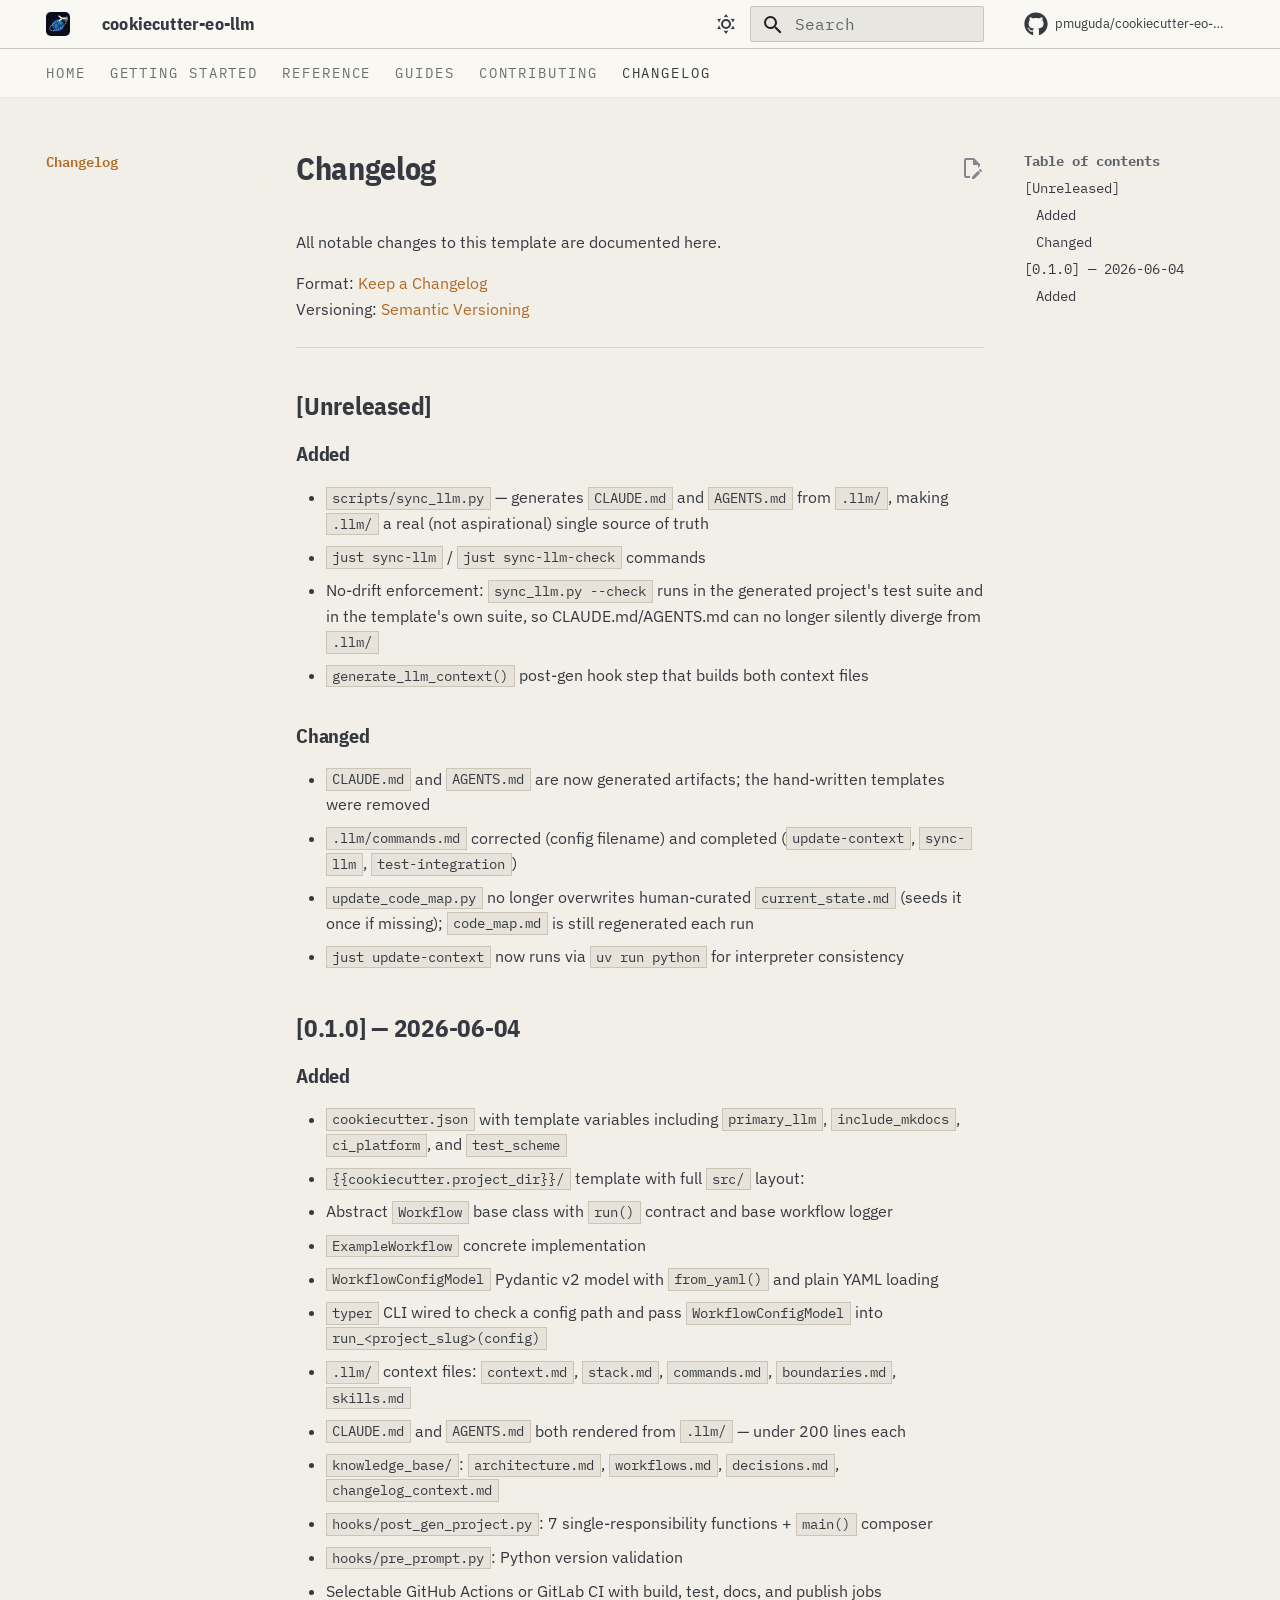
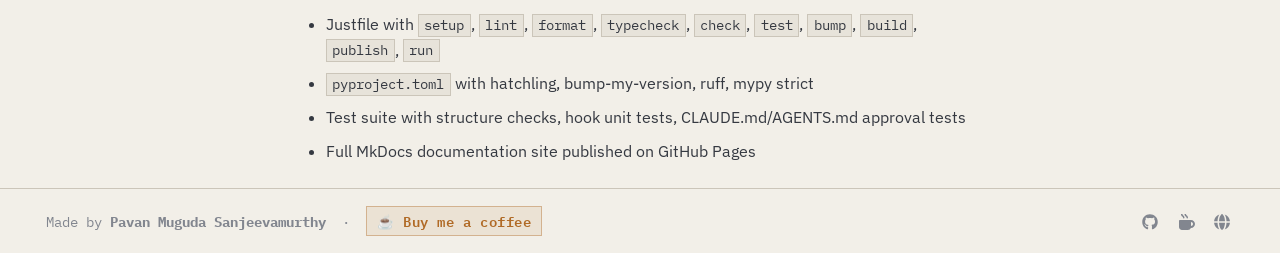
<file: changelog/index.html>
<!doctype html>
<html lang="en" class="no-js">
  <head>
    
      <meta charset="utf-8">
      <meta name="viewport" content="width=device-width,initial-scale=1">
      
        <meta name="description" content="Production-minded EO/SAR Python package template with TDD workflows and LLM-ready context">
      
      
        <meta name="author" content="Pavan Muguda Sanjeevamurthy">
      
      
        <link rel="canonical" href="https://pmuguda.github.io/cookiecutter-eo-llm/changelog/">
      
      
        <link rel="prev" href="../contributing/">
      
      
      
        
      
      
      <link rel="icon" href="../assets/icon.svg">
      <meta name="generator" content="mkdocs-1.6.1, mkdocs-material-9.7.6">
    
    
      
        <title>Changelog - cookiecutter-eo-llm</title>
      
    
    
      <link rel="stylesheet" href="../assets/stylesheets/main.484c7ddc.min.css">
      
        
        <link rel="stylesheet" href="../assets/stylesheets/palette.ab4e12ef.min.css">
      
      


    
    
      
    
    
      
        
        
        <link rel="preconnect" href="https://fonts.gstatic.com" crossorigin>
        <link rel="stylesheet" href="https://fonts.googleapis.com/css?family=IBM+Plex+Sans:300,300i,400,400i,700,700i%7CIBM+Plex+Mono:400,400i,700,700i&display=fallback">
        <style>:root{--md-text-font:"IBM Plex Sans";--md-code-font:"IBM Plex Mono"}</style>
      
    
    
      <link rel="stylesheet" href="../assets/style.css">
    
    <script>__md_scope=new URL("..",location),__md_hash=e=>[...e].reduce(((e,_)=>(e<<5)-e+_.charCodeAt(0)),0),__md_get=(e,_=localStorage,t=__md_scope)=>JSON.parse(_.getItem(t.pathname+"."+e)),__md_set=(e,_,t=localStorage,a=__md_scope)=>{try{t.setItem(a.pathname+"."+e,JSON.stringify(_))}catch(e){}}</script>
    
      

    
    
  </head>
  
  
    
    
      
    
    
    
    
    <body dir="ltr" data-md-color-scheme="slate" data-md-color-primary="black" data-md-color-accent="amber">
  
    
    <input class="md-toggle" data-md-toggle="drawer" type="checkbox" id="__drawer" autocomplete="off">
    <input class="md-toggle" data-md-toggle="search" type="checkbox" id="__search" autocomplete="off">
    <label class="md-overlay" for="__drawer"></label>
    <div data-md-component="skip">
      
        
        <a href="#changelog" class="md-skip">
          Skip to content
        </a>
      
    </div>
    <div data-md-component="announce">
      
    </div>
    
    
      

<header class="md-header" data-md-component="header">
  <nav class="md-header__inner md-grid" aria-label="Header">
    <a href=".." title="cookiecutter-eo-llm" class="md-header__button md-logo" aria-label="cookiecutter-eo-llm" data-md-component="logo">
      
  <img src="../assets/icon.svg" alt="logo">

    </a>
    <label class="md-header__button md-icon" for="__drawer">
      
      <svg xmlns="http://www.w3.org/2000/svg" viewBox="0 0 24 24"><path d="M3 6h18v2H3zm0 5h18v2H3zm0 5h18v2H3z"/></svg>
    </label>
    <div class="md-header__title" data-md-component="header-title">
      <div class="md-header__ellipsis">
        <div class="md-header__topic">
          <span class="md-ellipsis">
            cookiecutter-eo-llm
          </span>
        </div>
        <div class="md-header__topic" data-md-component="header-topic">
          <span class="md-ellipsis">
            
              Changelog
            
          </span>
        </div>
      </div>
    </div>
    
      
        <form class="md-header__option" data-md-component="palette">
  
    
    
    
    <input class="md-option" data-md-color-media="(prefers-color-scheme: dark)" data-md-color-scheme="slate" data-md-color-primary="black" data-md-color-accent="amber"  aria-label="Switch to paper mode"  type="radio" name="__palette" id="__palette_0">
    
      <label class="md-header__button md-icon" title="Switch to paper mode" for="__palette_1" hidden>
        <svg xmlns="http://www.w3.org/2000/svg" viewBox="0 0 24 24"><path d="m17.75 4.09-2.53 1.94.91 3.06-2.63-1.81-2.63 1.81.91-3.06-2.53-1.94L12.44 4l1.06-3 1.06 3zm3.5 6.91-1.64 1.25.59 1.98-1.7-1.17-1.7 1.17.59-1.98L15.75 11l2.06-.05L18.5 9l.69 1.95zm-2.28 4.95c.83-.08 1.72 1.1 1.19 1.85-.32.45-.66.87-1.08 1.27C15.17 23 8.84 23 4.94 19.07c-3.91-3.9-3.91-10.24 0-14.14.4-.4.82-.76 1.27-1.08.75-.53 1.93.36 1.85 1.19-.27 2.86.69 5.83 2.89 8.02a9.96 9.96 0 0 0 8.02 2.89m-1.64 2.02a12.08 12.08 0 0 1-7.8-3.47c-2.17-2.19-3.33-5-3.49-7.82-2.81 3.14-2.7 7.96.31 10.98 3.02 3.01 7.84 3.12 10.98.31"/></svg>
      </label>
    
  
    
    
    
    <input class="md-option" data-md-color-media="(prefers-color-scheme: light)" data-md-color-scheme="default" data-md-color-primary="white" data-md-color-accent="amber"  aria-label="Switch to dark mode"  type="radio" name="__palette" id="__palette_1">
    
      <label class="md-header__button md-icon" title="Switch to dark mode" for="__palette_0" hidden>
        <svg xmlns="http://www.w3.org/2000/svg" viewBox="0 0 24 24"><path d="M12 7a5 5 0 0 1 5 5 5 5 0 0 1-5 5 5 5 0 0 1-5-5 5 5 0 0 1 5-5m0 2a3 3 0 0 0-3 3 3 3 0 0 0 3 3 3 3 0 0 0 3-3 3 3 0 0 0-3-3m0-7 2.39 3.42C13.65 5.15 12.84 5 12 5s-1.65.15-2.39.42zM3.34 7l4.16-.35A7.2 7.2 0 0 0 5.94 8.5c-.44.74-.69 1.5-.83 2.29zm.02 10 1.76-3.77a7.131 7.131 0 0 0 2.38 4.14zM20.65 7l-1.77 3.79a7.02 7.02 0 0 0-2.38-4.15zm-.01 10-4.14.36c.59-.51 1.12-1.14 1.54-1.86.42-.73.69-1.5.83-2.29zM12 22l-2.41-3.44c.74.27 1.55.44 2.41.44.82 0 1.63-.17 2.37-.44z"/></svg>
      </label>
    
  
</form>
      
    
    
      <script>var palette=__md_get("__palette");if(palette&&palette.color){if("(prefers-color-scheme)"===palette.color.media){var media=matchMedia("(prefers-color-scheme: light)"),input=document.querySelector(media.matches?"[data-md-color-media='(prefers-color-scheme: light)']":"[data-md-color-media='(prefers-color-scheme: dark)']");palette.color.media=input.getAttribute("data-md-color-media"),palette.color.scheme=input.getAttribute("data-md-color-scheme"),palette.color.primary=input.getAttribute("data-md-color-primary"),palette.color.accent=input.getAttribute("data-md-color-accent")}for(var[key,value]of Object.entries(palette.color))document.body.setAttribute("data-md-color-"+key,value)}</script>
    
    
    
      
      
        <label class="md-header__button md-icon" for="__search">
          
          <svg xmlns="http://www.w3.org/2000/svg" viewBox="0 0 24 24"><path d="M9.5 3A6.5 6.5 0 0 1 16 9.5c0 1.61-.59 3.09-1.56 4.23l.27.27h.79l5 5-1.5 1.5-5-5v-.79l-.27-.27A6.52 6.52 0 0 1 9.5 16 6.5 6.5 0 0 1 3 9.5 6.5 6.5 0 0 1 9.5 3m0 2C7 5 5 7 5 9.5S7 14 9.5 14 14 12 14 9.5 12 5 9.5 5"/></svg>
        </label>
        <div class="md-search" data-md-component="search" role="dialog">
  <label class="md-search__overlay" for="__search"></label>
  <div class="md-search__inner" role="search">
    <form class="md-search__form" name="search">
      <input type="text" class="md-search__input" name="query" aria-label="Search" placeholder="Search" autocapitalize="off" autocorrect="off" autocomplete="off" spellcheck="false" data-md-component="search-query" required>
      <label class="md-search__icon md-icon" for="__search">
        
        <svg xmlns="http://www.w3.org/2000/svg" viewBox="0 0 24 24"><path d="M9.5 3A6.5 6.5 0 0 1 16 9.5c0 1.61-.59 3.09-1.56 4.23l.27.27h.79l5 5-1.5 1.5-5-5v-.79l-.27-.27A6.52 6.52 0 0 1 9.5 16 6.5 6.5 0 0 1 3 9.5 6.5 6.5 0 0 1 9.5 3m0 2C7 5 5 7 5 9.5S7 14 9.5 14 14 12 14 9.5 12 5 9.5 5"/></svg>
        
        <svg xmlns="http://www.w3.org/2000/svg" viewBox="0 0 24 24"><path d="M20 11v2H8l5.5 5.5-1.42 1.42L4.16 12l7.92-7.92L13.5 5.5 8 11z"/></svg>
      </label>
      <nav class="md-search__options" aria-label="Search">
        
        <button type="reset" class="md-search__icon md-icon" title="Clear" aria-label="Clear" tabindex="-1">
          
          <svg xmlns="http://www.w3.org/2000/svg" viewBox="0 0 24 24"><path d="M19 6.41 17.59 5 12 10.59 6.41 5 5 6.41 10.59 12 5 17.59 6.41 19 12 13.41 17.59 19 19 17.59 13.41 12z"/></svg>
        </button>
      </nav>
      
        <div class="md-search__suggest" data-md-component="search-suggest"></div>
      
    </form>
    <div class="md-search__output">
      <div class="md-search__scrollwrap" tabindex="0" data-md-scrollfix>
        <div class="md-search-result" data-md-component="search-result">
          <div class="md-search-result__meta">
            Initializing search
          </div>
          <ol class="md-search-result__list" role="presentation"></ol>
        </div>
      </div>
    </div>
  </div>
</div>
      
    
    
      <div class="md-header__source">
        <a href="https://github.com/pmuguda/cookiecutter-eo-llm" title="Go to repository" class="md-source" data-md-component="source">
  <div class="md-source__icon md-icon">
    
    <svg xmlns="http://www.w3.org/2000/svg" viewBox="0 0 512 512"><!--! Font Awesome Free 7.1.0 by @fontawesome - https://fontawesome.com License - https://fontawesome.com/license/free (Icons: CC BY 4.0, Fonts: SIL OFL 1.1, Code: MIT License) Copyright 2025 Fonticons, Inc.--><path d="M173.9 397.4c0 2-2.3 3.6-5.2 3.6-3.3.3-5.6-1.3-5.6-3.6 0-2 2.3-3.6 5.2-3.6 3-.3 5.6 1.3 5.6 3.6m-31.1-4.5c-.7 2 1.3 4.3 4.3 4.9 2.6 1 5.6 0 6.2-2s-1.3-4.3-4.3-5.2c-2.6-.7-5.5.3-6.2 2.3m44.2-1.7c-2.9.7-4.9 2.6-4.6 4.9.3 2 2.9 3.3 5.9 2.6 2.9-.7 4.9-2.6 4.6-4.6-.3-1.9-3-3.2-5.9-2.9M252.8 8C114.1 8 8 113.3 8 252c0 110.9 69.8 205.8 169.5 239.2 12.8 2.3 17.3-5.6 17.3-12.1 0-6.2-.3-40.4-.3-61.4 0 0-70 15-84.7-29.8 0 0-11.4-29.1-27.8-36.6 0 0-22.9-15.7 1.6-15.4 0 0 24.9 2 38.6 25.8 21.9 38.6 58.6 27.5 72.9 20.9 2.3-16 8.8-27.1 16-33.7-55.9-6.2-112.3-14.3-112.3-110.5 0-27.5 7.6-41.3 23.6-58.9-2.6-6.5-11.1-33.3 2.6-67.9 20.9-6.5 69 27 69 27 20-5.6 41.5-8.5 62.8-8.5s42.8 2.9 62.8 8.5c0 0 48.1-33.6 69-27 13.7 34.7 5.2 61.4 2.6 67.9 16 17.7 25.8 31.5 25.8 58.9 0 96.5-58.9 104.2-114.8 110.5 9.2 7.9 17 22.9 17 46.4 0 33.7-.3 75.4-.3 83.6 0 6.5 4.6 14.4 17.3 12.1C436.2 457.8 504 362.9 504 252 504 113.3 391.5 8 252.8 8M105.2 352.9c-1.3 1-1 3.3.7 5.2 1.6 1.6 3.9 2.3 5.2 1 1.3-1 1-3.3-.7-5.2-1.6-1.6-3.9-2.3-5.2-1m-10.8-8.1c-.7 1.3.3 2.9 2.3 3.9 1.6 1 3.6.7 4.3-.7.7-1.3-.3-2.9-2.3-3.9-2-.6-3.6-.3-4.3.7m32.4 35.6c-1.6 1.3-1 4.3 1.3 6.2 2.3 2.3 5.2 2.6 6.5 1 1.3-1.3.7-4.3-1.3-6.2-2.2-2.3-5.2-2.6-6.5-1m-11.4-14.7c-1.6 1-1.6 3.6 0 5.9s4.3 3.3 5.6 2.3c1.6-1.3 1.6-3.9 0-6.2-1.4-2.3-4-3.3-5.6-2"/></svg>
  </div>
  <div class="md-source__repository">
    pmuguda/cookiecutter-eo-llm
  </div>
</a>
      </div>
    
  </nav>
  
</header>
    
    <div class="md-container" data-md-component="container">
      
      
        
          
            
<nav class="md-tabs" aria-label="Tabs" data-md-component="tabs">
  <div class="md-grid">
    <ul class="md-tabs__list">
      
        
  
  
  
  
    <li class="md-tabs__item">
      <a href=".." class="md-tabs__link">
        
  
  
    
  
  Home

      </a>
    </li>
  

      
        
  
  
  
  
    
    
      <li class="md-tabs__item">
        <a href="../quickstart/" class="md-tabs__link">
          
  
  
  Getting Started

        </a>
      </li>
    
  

      
        
  
  
  
  
    
    
      <li class="md-tabs__item">
        <a href="../variables/" class="md-tabs__link">
          
  
  
  Reference

        </a>
      </li>
    
  

      
        
  
  
  
  
    
    
      <li class="md-tabs__item">
        <a href="../guides/add-workflow/" class="md-tabs__link">
          
  
  
  Guides

        </a>
      </li>
    
  

      
        
  
  
  
  
    <li class="md-tabs__item">
      <a href="../contributing/" class="md-tabs__link">
        
  
  
    
  
  Contributing

      </a>
    </li>
  

      
        
  
  
  
    
  
  
    <li class="md-tabs__item md-tabs__item--active">
      <a href="./" class="md-tabs__link">
        
  
  
    
  
  Changelog

      </a>
    </li>
  

      
    </ul>
  </div>
</nav>
          
        
      
      <main class="md-main" data-md-component="main">
        <div class="md-main__inner md-grid">
          
            
              
              <div class="md-sidebar md-sidebar--primary" data-md-component="sidebar" data-md-type="navigation" >
                <div class="md-sidebar__scrollwrap">
                  <div class="md-sidebar__inner">
                    


  


<nav class="md-nav md-nav--primary md-nav--lifted" aria-label="Navigation" data-md-level="0">
  <label class="md-nav__title" for="__drawer">
    <a href=".." title="cookiecutter-eo-llm" class="md-nav__button md-logo" aria-label="cookiecutter-eo-llm" data-md-component="logo">
      
  <img src="../assets/icon.svg" alt="logo">

    </a>
    cookiecutter-eo-llm
  </label>
  
    <div class="md-nav__source">
      <a href="https://github.com/pmuguda/cookiecutter-eo-llm" title="Go to repository" class="md-source" data-md-component="source">
  <div class="md-source__icon md-icon">
    
    <svg xmlns="http://www.w3.org/2000/svg" viewBox="0 0 512 512"><!--! Font Awesome Free 7.1.0 by @fontawesome - https://fontawesome.com License - https://fontawesome.com/license/free (Icons: CC BY 4.0, Fonts: SIL OFL 1.1, Code: MIT License) Copyright 2025 Fonticons, Inc.--><path d="M173.9 397.4c0 2-2.3 3.6-5.2 3.6-3.3.3-5.6-1.3-5.6-3.6 0-2 2.3-3.6 5.2-3.6 3-.3 5.6 1.3 5.6 3.6m-31.1-4.5c-.7 2 1.3 4.3 4.3 4.9 2.6 1 5.6 0 6.2-2s-1.3-4.3-4.3-5.2c-2.6-.7-5.5.3-6.2 2.3m44.2-1.7c-2.9.7-4.9 2.6-4.6 4.9.3 2 2.9 3.3 5.9 2.6 2.9-.7 4.9-2.6 4.6-4.6-.3-1.9-3-3.2-5.9-2.9M252.8 8C114.1 8 8 113.3 8 252c0 110.9 69.8 205.8 169.5 239.2 12.8 2.3 17.3-5.6 17.3-12.1 0-6.2-.3-40.4-.3-61.4 0 0-70 15-84.7-29.8 0 0-11.4-29.1-27.8-36.6 0 0-22.9-15.7 1.6-15.4 0 0 24.9 2 38.6 25.8 21.9 38.6 58.6 27.5 72.9 20.9 2.3-16 8.8-27.1 16-33.7-55.9-6.2-112.3-14.3-112.3-110.5 0-27.5 7.6-41.3 23.6-58.9-2.6-6.5-11.1-33.3 2.6-67.9 20.9-6.5 69 27 69 27 20-5.6 41.5-8.5 62.8-8.5s42.8 2.9 62.8 8.5c0 0 48.1-33.6 69-27 13.7 34.7 5.2 61.4 2.6 67.9 16 17.7 25.8 31.5 25.8 58.9 0 96.5-58.9 104.2-114.8 110.5 9.2 7.9 17 22.9 17 46.4 0 33.7-.3 75.4-.3 83.6 0 6.5 4.6 14.4 17.3 12.1C436.2 457.8 504 362.9 504 252 504 113.3 391.5 8 252.8 8M105.2 352.9c-1.3 1-1 3.3.7 5.2 1.6 1.6 3.9 2.3 5.2 1 1.3-1 1-3.3-.7-5.2-1.6-1.6-3.9-2.3-5.2-1m-10.8-8.1c-.7 1.3.3 2.9 2.3 3.9 1.6 1 3.6.7 4.3-.7.7-1.3-.3-2.9-2.3-3.9-2-.6-3.6-.3-4.3.7m32.4 35.6c-1.6 1.3-1 4.3 1.3 6.2 2.3 2.3 5.2 2.6 6.5 1 1.3-1.3.7-4.3-1.3-6.2-2.2-2.3-5.2-2.6-6.5-1m-11.4-14.7c-1.6 1-1.6 3.6 0 5.9s4.3 3.3 5.6 2.3c1.6-1.3 1.6-3.9 0-6.2-1.4-2.3-4-3.3-5.6-2"/></svg>
  </div>
  <div class="md-source__repository">
    pmuguda/cookiecutter-eo-llm
  </div>
</a>
    </div>
  
  <ul class="md-nav__list" data-md-scrollfix>
    
      
      
  
  
  
  
    <li class="md-nav__item">
      <a href=".." class="md-nav__link">
        
  
  
  <span class="md-ellipsis">
    
  
    Home
  

    
  </span>
  
  

      </a>
    </li>
  

    
      
      
  
  
  
  
    
    
    
    
      
      
        
      
    
    
    <li class="md-nav__item md-nav__item--nested">
      
        
        
        <input class="md-nav__toggle md-toggle " type="checkbox" id="__nav_2" >
        
          
          <label class="md-nav__link" for="__nav_2" id="__nav_2_label" tabindex="0">
            
  
  
  <span class="md-ellipsis">
    
  
    Getting Started
  

    
  </span>
  
  

            <span class="md-nav__icon md-icon"></span>
          </label>
        
        <nav class="md-nav" data-md-level="1" aria-labelledby="__nav_2_label" aria-expanded="false">
          <label class="md-nav__title" for="__nav_2">
            <span class="md-nav__icon md-icon"></span>
            
  
    Getting Started
  

          </label>
          <ul class="md-nav__list" data-md-scrollfix>
            
              
                
  
  
  
  
    <li class="md-nav__item">
      <a href="../quickstart/" class="md-nav__link">
        
  
  
  <span class="md-ellipsis">
    
  
    Quickstart
  

    
  </span>
  
  

      </a>
    </li>
  

              
            
              
                
  
  
  
  
    <li class="md-nav__item">
      <a href="../installation/" class="md-nav__link">
        
  
  
  <span class="md-ellipsis">
    
  
    Installation
  

    
  </span>
  
  

      </a>
    </li>
  

              
            
          </ul>
        </nav>
      
    </li>
  

    
      
      
  
  
  
  
    
    
    
    
      
      
        
      
    
    
    <li class="md-nav__item md-nav__item--nested">
      
        
        
        <input class="md-nav__toggle md-toggle " type="checkbox" id="__nav_3" >
        
          
          <label class="md-nav__link" for="__nav_3" id="__nav_3_label" tabindex="0">
            
  
  
  <span class="md-ellipsis">
    
  
    Reference
  

    
  </span>
  
  

            <span class="md-nav__icon md-icon"></span>
          </label>
        
        <nav class="md-nav" data-md-level="1" aria-labelledby="__nav_3_label" aria-expanded="false">
          <label class="md-nav__title" for="__nav_3">
            <span class="md-nav__icon md-icon"></span>
            
  
    Reference
  

          </label>
          <ul class="md-nav__list" data-md-scrollfix>
            
              
                
  
  
  
  
    <li class="md-nav__item">
      <a href="../variables/" class="md-nav__link">
        
  
  
  <span class="md-ellipsis">
    
  
    Template Variables
  

    
  </span>
  
  

      </a>
    </li>
  

              
            
              
                
  
  
  
  
    <li class="md-nav__item">
      <a href="../structure/" class="md-nav__link">
        
  
  
  <span class="md-ellipsis">
    
  
    Generated Structure
  

    
  </span>
  
  

      </a>
    </li>
  

              
            
              
                
  
  
  
  
    <li class="md-nav__item">
      <a href="../hooks/" class="md-nav__link">
        
  
  
  <span class="md-ellipsis">
    
  
    Hooks
  

    
  </span>
  
  

      </a>
    </li>
  

              
            
          </ul>
        </nav>
      
    </li>
  

    
      
      
  
  
  
  
    
    
    
    
      
      
        
      
    
    
    <li class="md-nav__item md-nav__item--nested">
      
        
        
        <input class="md-nav__toggle md-toggle " type="checkbox" id="__nav_4" >
        
          
          <label class="md-nav__link" for="__nav_4" id="__nav_4_label" tabindex="0">
            
  
  
  <span class="md-ellipsis">
    
  
    Guides
  

    
  </span>
  
  

            <span class="md-nav__icon md-icon"></span>
          </label>
        
        <nav class="md-nav" data-md-level="1" aria-labelledby="__nav_4_label" aria-expanded="false">
          <label class="md-nav__title" for="__nav_4">
            <span class="md-nav__icon md-icon"></span>
            
  
    Guides
  

          </label>
          <ul class="md-nav__list" data-md-scrollfix>
            
              
                
  
  
  
  
    <li class="md-nav__item">
      <a href="../guides/add-workflow/" class="md-nav__link">
        
  
  
  <span class="md-ellipsis">
    
  
    Implementing Your Workflow
  

    
  </span>
  
  

      </a>
    </li>
  

              
            
              
                
  
  
  
  
    <li class="md-nav__item">
      <a href="../guides/config-design/" class="md-nav__link">
        
  
  
  <span class="md-ellipsis">
    
  
    Config Model Design
  

    
  </span>
  
  

      </a>
    </li>
  

              
            
              
                
  
  
  
  
    <li class="md-nav__item">
      <a href="../guides/llm-context/" class="md-nav__link">
        
  
  
  <span class="md-ellipsis">
    
  
    LLM Context Files
  

    
  </span>
  
  

      </a>
    </li>
  

              
            
              
                
  
  
  
  
    <li class="md-nav__item">
      <a href="../guides/cicd/" class="md-nav__link">
        
  
  
  <span class="md-ellipsis">
    
  
    CI/CD
  

    
  </span>
  
  

      </a>
    </li>
  

              
            
          </ul>
        </nav>
      
    </li>
  

    
      
      
  
  
  
  
    <li class="md-nav__item">
      <a href="../contributing/" class="md-nav__link">
        
  
  
  <span class="md-ellipsis">
    
  
    Contributing
  

    
  </span>
  
  

      </a>
    </li>
  

    
      
      
  
  
    
  
  
  
    <li class="md-nav__item md-nav__item--active">
      
      <input class="md-nav__toggle md-toggle" type="checkbox" id="__toc">
      
      
        
      
      
        <label class="md-nav__link md-nav__link--active" for="__toc">
          
  
  
  <span class="md-ellipsis">
    
  
    Changelog
  

    
  </span>
  
  

          <span class="md-nav__icon md-icon"></span>
        </label>
      
      <a href="./" class="md-nav__link md-nav__link--active">
        
  
  
  <span class="md-ellipsis">
    
  
    Changelog
  

    
  </span>
  
  

      </a>
      
        

<nav class="md-nav md-nav--secondary" aria-label="Table of contents">
  
  
  
    
  
  
    <label class="md-nav__title" for="__toc">
      <span class="md-nav__icon md-icon"></span>
      Table of contents
    </label>
    <ul class="md-nav__list" data-md-component="toc" data-md-scrollfix>
      
        <li class="md-nav__item">
  <a href="#unreleased" class="md-nav__link">
    <span class="md-ellipsis">
      
        [Unreleased]
      
    </span>
  </a>
  
    <nav class="md-nav" aria-label="[Unreleased]">
      <ul class="md-nav__list">
        
          <li class="md-nav__item">
  <a href="#added" class="md-nav__link">
    <span class="md-ellipsis">
      
        Added
      
    </span>
  </a>
  
</li>
        
          <li class="md-nav__item">
  <a href="#changed" class="md-nav__link">
    <span class="md-ellipsis">
      
        Changed
      
    </span>
  </a>
  
</li>
        
      </ul>
    </nav>
  
</li>
      
        <li class="md-nav__item">
  <a href="#010-2026-06-04" class="md-nav__link">
    <span class="md-ellipsis">
      
        [0.1.0] — 2026-06-04
      
    </span>
  </a>
  
    <nav class="md-nav" aria-label="[0.1.0] — 2026-06-04">
      <ul class="md-nav__list">
        
          <li class="md-nav__item">
  <a href="#added_1" class="md-nav__link">
    <span class="md-ellipsis">
      
        Added
      
    </span>
  </a>
  
</li>
        
      </ul>
    </nav>
  
</li>
      
    </ul>
  
</nav>
      
    </li>
  

    
  </ul>
</nav>
                  </div>
                </div>
              </div>
            
            
              
              <div class="md-sidebar md-sidebar--secondary" data-md-component="sidebar" data-md-type="toc" >
                <div class="md-sidebar__scrollwrap">
                  <div class="md-sidebar__inner">
                    

<nav class="md-nav md-nav--secondary" aria-label="Table of contents">
  
  
  
    
  
  
    <label class="md-nav__title" for="__toc">
      <span class="md-nav__icon md-icon"></span>
      Table of contents
    </label>
    <ul class="md-nav__list" data-md-component="toc" data-md-scrollfix>
      
        <li class="md-nav__item">
  <a href="#unreleased" class="md-nav__link">
    <span class="md-ellipsis">
      
        [Unreleased]
      
    </span>
  </a>
  
    <nav class="md-nav" aria-label="[Unreleased]">
      <ul class="md-nav__list">
        
          <li class="md-nav__item">
  <a href="#added" class="md-nav__link">
    <span class="md-ellipsis">
      
        Added
      
    </span>
  </a>
  
</li>
        
          <li class="md-nav__item">
  <a href="#changed" class="md-nav__link">
    <span class="md-ellipsis">
      
        Changed
      
    </span>
  </a>
  
</li>
        
      </ul>
    </nav>
  
</li>
      
        <li class="md-nav__item">
  <a href="#010-2026-06-04" class="md-nav__link">
    <span class="md-ellipsis">
      
        [0.1.0] — 2026-06-04
      
    </span>
  </a>
  
    <nav class="md-nav" aria-label="[0.1.0] — 2026-06-04">
      <ul class="md-nav__list">
        
          <li class="md-nav__item">
  <a href="#added_1" class="md-nav__link">
    <span class="md-ellipsis">
      
        Added
      
    </span>
  </a>
  
</li>
        
      </ul>
    </nav>
  
</li>
      
    </ul>
  
</nav>
                  </div>
                </div>
              </div>
            
          
          
            <div class="md-content" data-md-component="content">
              
              <article class="md-content__inner md-typeset">
                
                  


  
    <a href="https://github.com/pmuguda/cookiecutter-eo-llm/edit/main/docs/changelog.md" title="Edit this page" class="md-content__button md-icon" rel="edit">
      
      <svg xmlns="http://www.w3.org/2000/svg" viewBox="0 0 24 24"><path d="M10 20H6V4h7v5h5v3.1l2-2V8l-6-6H6c-1.1 0-2 .9-2 2v16c0 1.1.9 2 2 2h4zm10.2-7c.1 0 .3.1.4.2l1.3 1.3c.2.2.2.6 0 .8l-1 1-2.1-2.1 1-1c.1-.1.2-.2.4-.2m0 3.9L14.1 23H12v-2.1l6.1-6.1z"/></svg>
    </a>
  
  


<h1 id="changelog">Changelog</h1>
<p>All notable changes to this template are documented here.</p>
<p>Format: <a href="https://keepachangelog.com/en/1.0.0/">Keep a Changelog</a><br />
Versioning: <a href="https://semver.org/">Semantic Versioning</a></p>
<hr />
<h2 id="unreleased">[Unreleased]</h2>
<h3 id="added">Added</h3>
<ul>
<li><code>scripts/sync_llm.py</code> — generates <code>CLAUDE.md</code> and <code>AGENTS.md</code> from <code>.llm/</code>,
  making <code>.llm/</code> a real (not aspirational) single source of truth</li>
<li><code>just sync-llm</code> / <code>just sync-llm-check</code> commands</li>
<li>No-drift enforcement: <code>sync_llm.py --check</code> runs in the generated project's
  test suite and in the template's own suite, so CLAUDE.md/AGENTS.md can no
  longer silently diverge from <code>.llm/</code></li>
<li><code>generate_llm_context()</code> post-gen hook step that builds both context files</li>
</ul>
<h3 id="changed">Changed</h3>
<ul>
<li><code>CLAUDE.md</code> and <code>AGENTS.md</code> are now generated artifacts; the hand-written
  templates were removed</li>
<li><code>.llm/commands.md</code> corrected (config filename) and completed (<code>update-context</code>,
  <code>sync-llm</code>, <code>test-integration</code>)</li>
<li><code>update_code_map.py</code> no longer overwrites human-curated <code>current_state.md</code>
  (seeds it once if missing); <code>code_map.md</code> is still regenerated each run</li>
<li><code>just update-context</code> now runs via <code>uv run python</code> for interpreter consistency</li>
</ul>
<h2 id="010-2026-06-04">[0.1.0] — 2026-06-04</h2>
<h3 id="added_1">Added</h3>
<ul>
<li><code>cookiecutter.json</code> with template variables including <code>primary_llm</code>, <code>include_mkdocs</code>, <code>ci_platform</code>, and <code>test_scheme</code></li>
<li><code>{{cookiecutter.project_dir}}/</code> template with full <code>src/</code> layout:</li>
<li>Abstract <code>Workflow</code> base class with <code>run()</code> contract and base workflow logger</li>
<li><code>ExampleWorkflow</code> concrete implementation</li>
<li><code>WorkflowConfigModel</code> Pydantic v2 model with <code>from_yaml()</code> and plain YAML loading</li>
<li><code>typer</code> CLI wired to check a config path and pass <code>WorkflowConfigModel</code> into <code>run_&lt;project_slug&gt;(config)</code></li>
<li><code>.llm/</code> context files: <code>context.md</code>, <code>stack.md</code>, <code>commands.md</code>, <code>boundaries.md</code>, <code>skills.md</code></li>
<li><code>CLAUDE.md</code> and <code>AGENTS.md</code> both rendered from <code>.llm/</code> — under 200 lines each</li>
<li><code>knowledge_base/</code>: <code>architecture.md</code>, <code>workflows.md</code>, <code>decisions.md</code>, <code>changelog_context.md</code></li>
<li><code>hooks/post_gen_project.py</code>: 7 single-responsibility functions + <code>main()</code> composer</li>
<li><code>hooks/pre_prompt.py</code>: Python version validation</li>
<li>Selectable GitHub Actions or GitLab CI with build, test, docs, and publish jobs</li>
<li>Justfile with <code>setup</code>, <code>lint</code>, <code>format</code>, <code>typecheck</code>, <code>check</code>, <code>test</code>, <code>bump</code>, <code>build</code>, <code>publish</code>, <code>run</code></li>
<li><code>pyproject.toml</code> with hatchling, bump-my-version, ruff, mypy strict</li>
<li>Test suite with structure checks, hook unit tests, CLAUDE.md/AGENTS.md approval tests</li>
<li>Full MkDocs documentation site published on GitHub Pages</li>
</ul>












                
              </article>
            </div>
          
          
<script>var target=document.getElementById(location.hash.slice(1));target&&target.name&&(target.checked=target.name.startsWith("__tabbed_"))</script>
        </div>
        
          <button type="button" class="md-top md-icon" data-md-component="top" hidden>
  
  <svg xmlns="http://www.w3.org/2000/svg" viewBox="0 0 24 24"><path d="M13 20h-2V8l-5.5 5.5-1.42-1.42L12 4.16l7.92 7.92-1.42 1.42L13 8z"/></svg>
  Back to top
</button>
        
      </main>
      
        <footer class="md-footer">
  
  <div class="md-footer-meta md-typeset">
    <div class="md-footer-meta__inner md-grid">
      
<div class="md-copyright">
  <div class="md-copyright__highlight">
    Made by <a class="gradient-text" href="https://pmuguda.github.io" target="_blank" rel="noopener">Pavan Muguda Sanjeevamurthy</a> &nbsp;·&nbsp; <a class="kofi-link" href="https://ko-fi.com/pavan_muguda" target="_blank" rel="noopener">☕ Buy me a coffee</a>

  </div>
</div>

      
        
<div class="md-social">
  
    
    
    
    
    <a href="https://github.com/pmuguda/cookiecutter-eo-llm" target="_blank" rel="noopener" title="GitHub" class="md-social__link">
      <svg xmlns="http://www.w3.org/2000/svg" viewBox="0 0 512 512"><!--! Font Awesome Free 7.1.0 by @fontawesome - https://fontawesome.com License - https://fontawesome.com/license/free (Icons: CC BY 4.0, Fonts: SIL OFL 1.1, Code: MIT License) Copyright 2025 Fonticons, Inc.--><path d="M173.9 397.4c0 2-2.3 3.6-5.2 3.6-3.3.3-5.6-1.3-5.6-3.6 0-2 2.3-3.6 5.2-3.6 3-.3 5.6 1.3 5.6 3.6m-31.1-4.5c-.7 2 1.3 4.3 4.3 4.9 2.6 1 5.6 0 6.2-2s-1.3-4.3-4.3-5.2c-2.6-.7-5.5.3-6.2 2.3m44.2-1.7c-2.9.7-4.9 2.6-4.6 4.9.3 2 2.9 3.3 5.9 2.6 2.9-.7 4.9-2.6 4.6-4.6-.3-1.9-3-3.2-5.9-2.9M252.8 8C114.1 8 8 113.3 8 252c0 110.9 69.8 205.8 169.5 239.2 12.8 2.3 17.3-5.6 17.3-12.1 0-6.2-.3-40.4-.3-61.4 0 0-70 15-84.7-29.8 0 0-11.4-29.1-27.8-36.6 0 0-22.9-15.7 1.6-15.4 0 0 24.9 2 38.6 25.8 21.9 38.6 58.6 27.5 72.9 20.9 2.3-16 8.8-27.1 16-33.7-55.9-6.2-112.3-14.3-112.3-110.5 0-27.5 7.6-41.3 23.6-58.9-2.6-6.5-11.1-33.3 2.6-67.9 20.9-6.5 69 27 69 27 20-5.6 41.5-8.5 62.8-8.5s42.8 2.9 62.8 8.5c0 0 48.1-33.6 69-27 13.7 34.7 5.2 61.4 2.6 67.9 16 17.7 25.8 31.5 25.8 58.9 0 96.5-58.9 104.2-114.8 110.5 9.2 7.9 17 22.9 17 46.4 0 33.7-.3 75.4-.3 83.6 0 6.5 4.6 14.4 17.3 12.1C436.2 457.8 504 362.9 504 252 504 113.3 391.5 8 252.8 8M105.2 352.9c-1.3 1-1 3.3.7 5.2 1.6 1.6 3.9 2.3 5.2 1 1.3-1 1-3.3-.7-5.2-1.6-1.6-3.9-2.3-5.2-1m-10.8-8.1c-.7 1.3.3 2.9 2.3 3.9 1.6 1 3.6.7 4.3-.7.7-1.3-.3-2.9-2.3-3.9-2-.6-3.6-.3-4.3.7m32.4 35.6c-1.6 1.3-1 4.3 1.3 6.2 2.3 2.3 5.2 2.6 6.5 1 1.3-1.3.7-4.3-1.3-6.2-2.2-2.3-5.2-2.6-6.5-1m-11.4-14.7c-1.6 1-1.6 3.6 0 5.9s4.3 3.3 5.6 2.3c1.6-1.3 1.6-3.9 0-6.2-1.4-2.3-4-3.3-5.6-2"/></svg>
    </a>
  
    
    
    
    
    <a href="https://ko-fi.com/pavan_muguda" target="_blank" rel="noopener" title="Buy me a coffee" class="md-social__link">
      <svg xmlns="http://www.w3.org/2000/svg" viewBox="0 0 576 512"><!--! Font Awesome Free 7.1.0 by @fontawesome - https://fontawesome.com License - https://fontawesome.com/license/free (Icons: CC BY 4.0, Fonts: SIL OFL 1.1, Code: MIT License) Copyright 2025 Fonticons, Inc.--><path d="M152-16c-13.3 0-24 10.7-24 24 0 38.9 23.4 59.4 39.1 73.1l1.1 1C184.5 96.4 192 103.9 192 120c0 13.3 10.7 24 24 24s24-10.7 24-24c0-38.9-23.4-59.4-39.1-73.1l-1.1-1C183.5 31.7 176 24.1 176 8c0-13.3-10.7-24-24-24M96 192c-17.7 0-32 14.3-32 32v192c0 53 43 96 96 96h192c41.8 0 77.4-26.7 90.5-64h5.5c70.7 0 128-57.3 128-128s-57.3-128-128-128zm352 192V256c35.3 0 64 28.7 64 64s-28.7 64-64 64M288 8c0-13.3-10.7-24-24-24S240-5.3 240 8c0 38.9 23.4 59.4 39.1 73.1l1.1 1C296.5 96.4 304 103.9 304 120c0 13.3 10.7 24 24 24s24-10.7 24-24c0-38.9-23.4-59.4-39.1-73.1l-1.1-1C295.5 31.7 288 24.1 288 8"/></svg>
    </a>
  
    
    
    
    
    <a href="https://pmuguda.github.io" target="_blank" rel="noopener" title="Portfolio" class="md-social__link">
      <svg xmlns="http://www.w3.org/2000/svg" viewBox="0 0 512 512"><!--! Font Awesome Free 7.1.0 by @fontawesome - https://fontawesome.com License - https://fontawesome.com/license/free (Icons: CC BY 4.0, Fonts: SIL OFL 1.1, Code: MIT License) Copyright 2025 Fonticons, Inc.--><path d="M351.9 280H161c2.9 64.5 17.2 123.9 37.5 167.4 11.4 24.5 23.7 41.8 35.1 52.4 11.2 10.5 18.9 12.2 22.9 12.2s11.7-1.7 22.9-12.2c11.4-10.6 23.7-28 35.1-52.4 20.3-43.5 34.6-102.9 37.5-167.4zm-191-48h190.9c-2.8-64.5-17.1-123.9-37.4-167.4-11.4-24.4-23.7-41.8-35.1-52.4C268.1 1.7 260.4 0 256.4 0s-11.7 1.7-22.9 12.2c-11.4 10.6-23.7 28-35.1 52.4-20.3 43.5-34.6 102.9-37.5 167.4m-48 0c3.5-85.6 25.6-165.1 57.9-217.3C78.7 47.3 10.9 131.2 1.5 232zM1.5 280c9.4 100.8 77.2 184.7 169.3 217.3-32.3-52.2-54.4-131.7-57.9-217.3zm398.4 0c-3.5 85.6-25.6 165.1-57.9 217.3 92.1-32.7 159.9-116.5 169.3-217.3zm111.4-48C501.9 131.2 434.1 47.3 342 14.7c32.3 52.2 54.4 131.7 57.9 217.3z"/></svg>
    </a>
  
</div>
      
    </div>
  </div>
</footer>
      
    </div>
    <div class="md-dialog" data-md-component="dialog">
      <div class="md-dialog__inner md-typeset"></div>
    </div>
    
    
    
      
      
      <script id="__config" type="application/json">{"annotate": null, "base": "..", "features": ["navigation.tabs", "navigation.sections", "navigation.top", "navigation.instant", "search.highlight", "search.suggest", "content.code.copy", "content.action.edit"], "search": "../assets/javascripts/workers/search.2c215733.min.js", "tags": null, "translations": {"clipboard.copied": "Copied to clipboard", "clipboard.copy": "Copy to clipboard", "search.result.more.one": "1 more on this page", "search.result.more.other": "# more on this page", "search.result.none": "No matching documents", "search.result.one": "1 matching document", "search.result.other": "# matching documents", "search.result.placeholder": "Type to start searching", "search.result.term.missing": "Missing", "select.version": "Select version"}, "version": null}</script>
    
    
      <script src="../assets/javascripts/bundle.79ae519e.min.js"></script>
      
    
  </body>
</html>
</file>
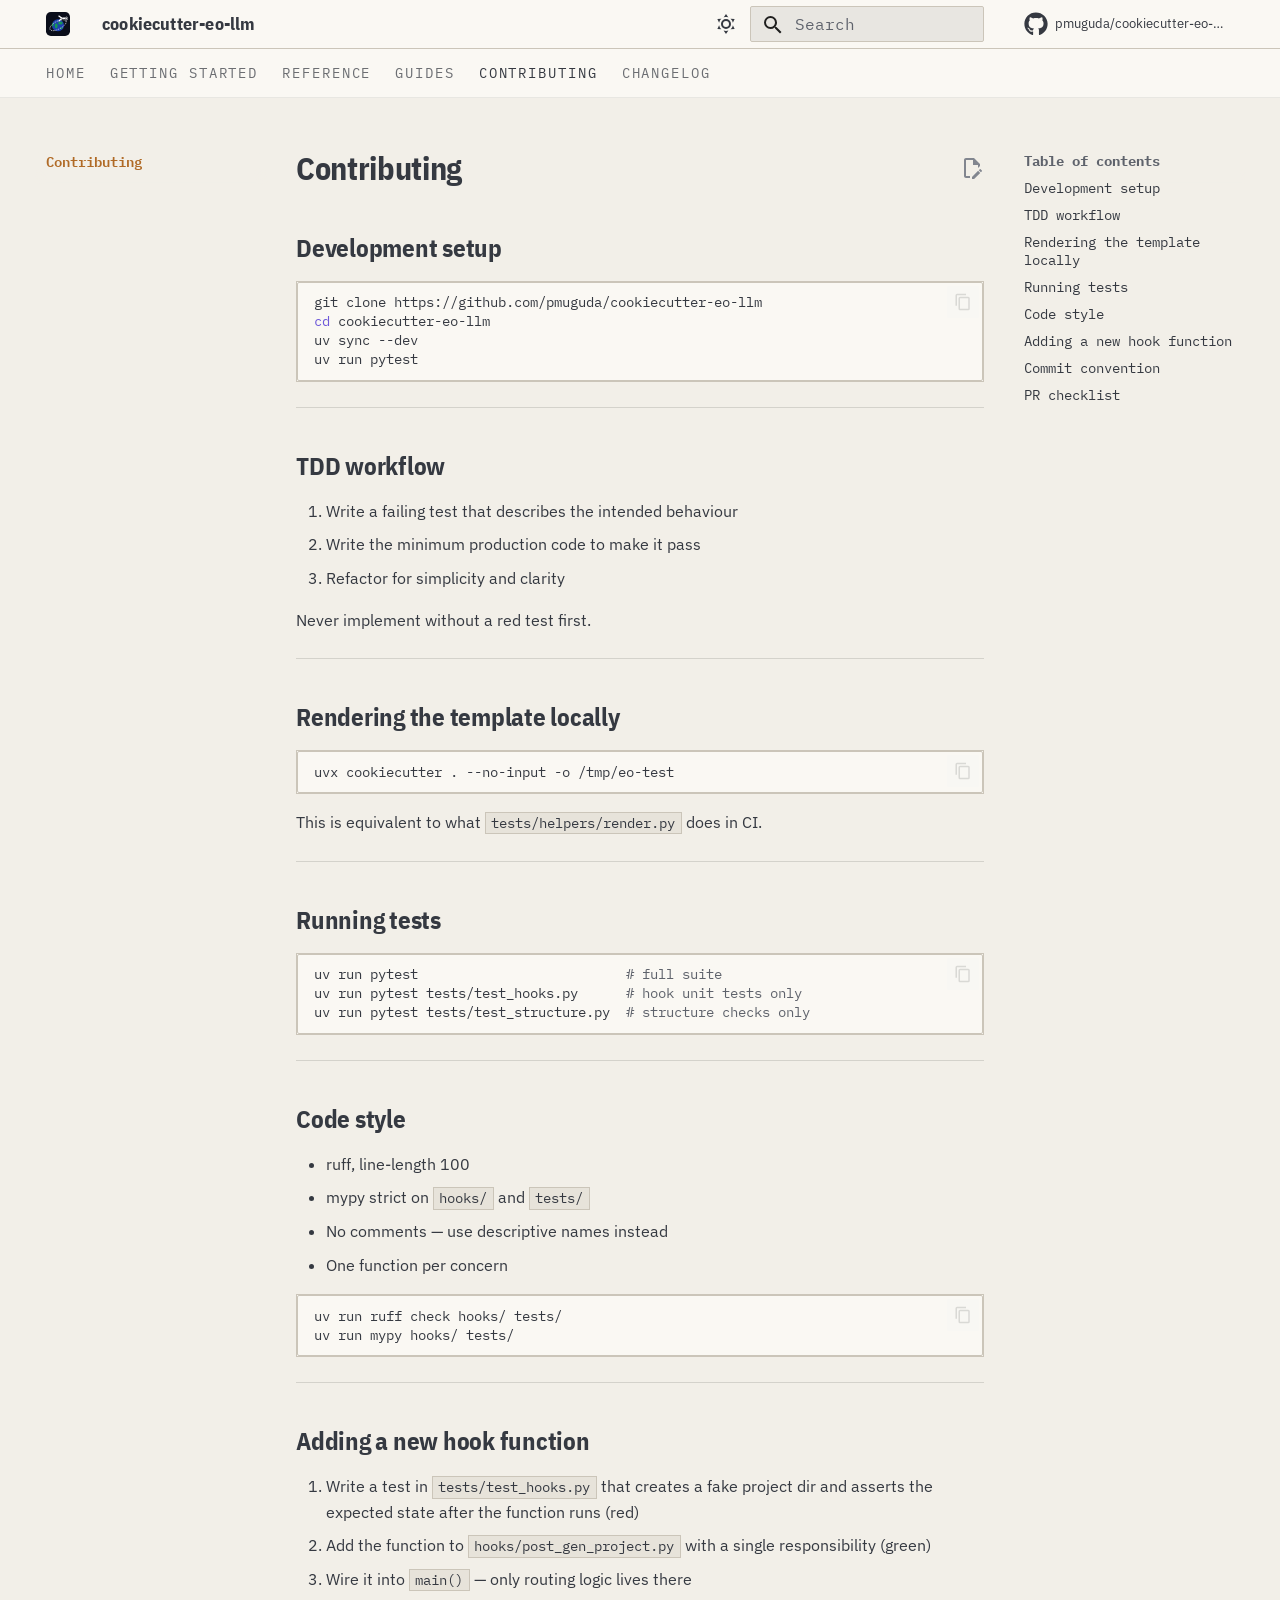
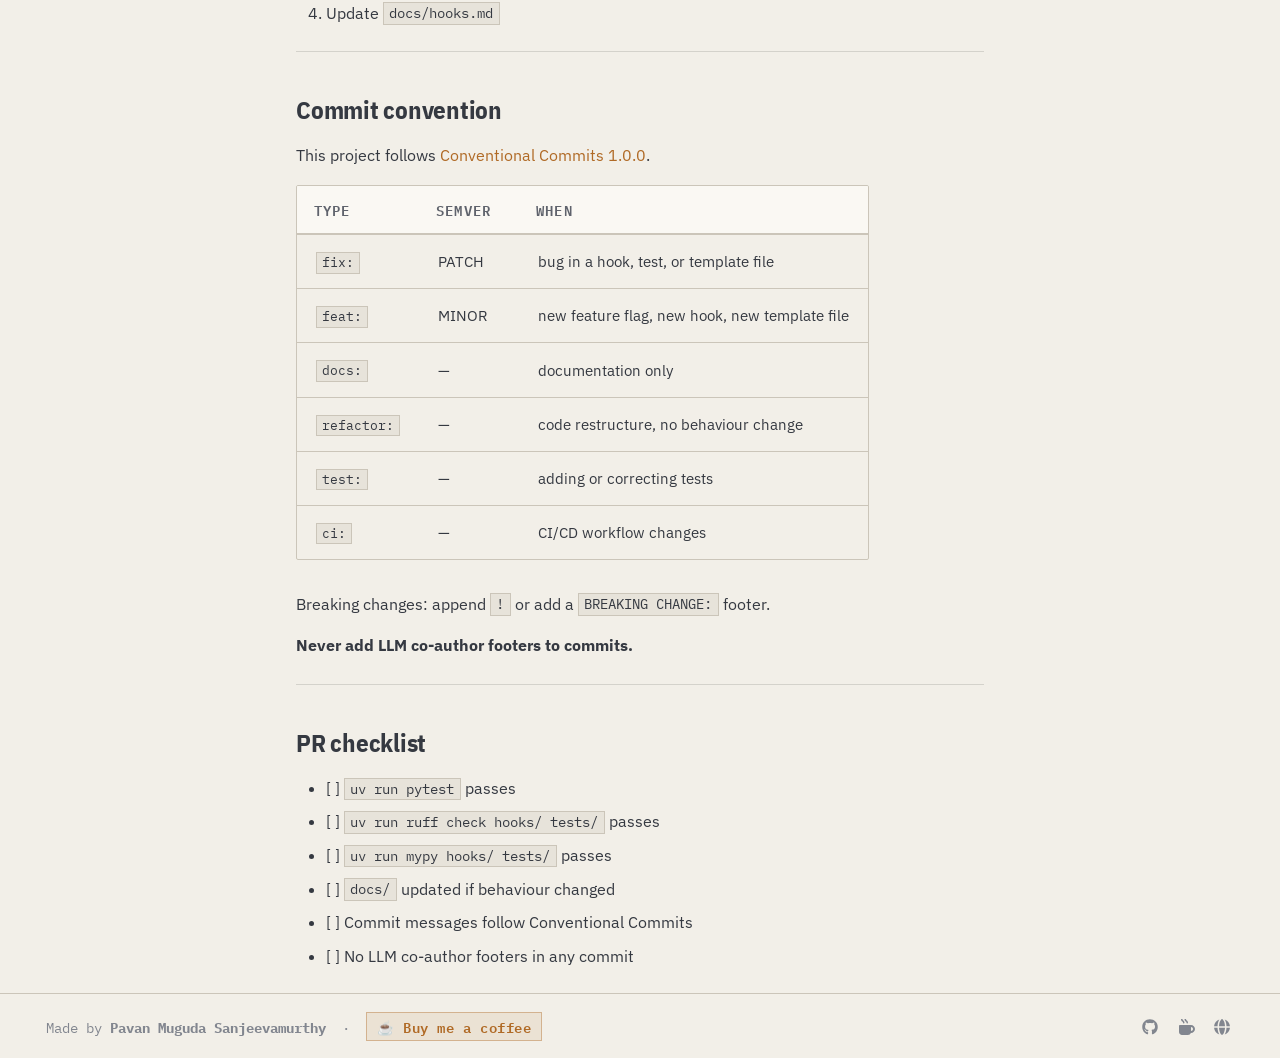
<file: contributing/index.html>
<!doctype html>
<html lang="en" class="no-js">
  <head>
    
      <meta charset="utf-8">
      <meta name="viewport" content="width=device-width,initial-scale=1">
      
        <meta name="description" content="Production-minded EO/SAR Python package template with TDD workflows and LLM-ready context">
      
      
        <meta name="author" content="Pavan Muguda Sanjeevamurthy">
      
      
        <link rel="canonical" href="https://pmuguda.github.io/cookiecutter-eo-llm/contributing/">
      
      
        <link rel="prev" href="../guides/cicd/">
      
      
        <link rel="next" href="../changelog/">
      
      
        
      
      
      <link rel="icon" href="../assets/icon.svg">
      <meta name="generator" content="mkdocs-1.6.1, mkdocs-material-9.7.6">
    
    
      
        <title>Contributing - cookiecutter-eo-llm</title>
      
    
    
      <link rel="stylesheet" href="../assets/stylesheets/main.484c7ddc.min.css">
      
        
        <link rel="stylesheet" href="../assets/stylesheets/palette.ab4e12ef.min.css">
      
      


    
    
      
    
    
      
        
        
        <link rel="preconnect" href="https://fonts.gstatic.com" crossorigin>
        <link rel="stylesheet" href="https://fonts.googleapis.com/css?family=IBM+Plex+Sans:300,300i,400,400i,700,700i%7CIBM+Plex+Mono:400,400i,700,700i&display=fallback">
        <style>:root{--md-text-font:"IBM Plex Sans";--md-code-font:"IBM Plex Mono"}</style>
      
    
    
      <link rel="stylesheet" href="../assets/style.css">
    
    <script>__md_scope=new URL("..",location),__md_hash=e=>[...e].reduce(((e,_)=>(e<<5)-e+_.charCodeAt(0)),0),__md_get=(e,_=localStorage,t=__md_scope)=>JSON.parse(_.getItem(t.pathname+"."+e)),__md_set=(e,_,t=localStorage,a=__md_scope)=>{try{t.setItem(a.pathname+"."+e,JSON.stringify(_))}catch(e){}}</script>
    
      

    
    
  </head>
  
  
    
    
      
    
    
    
    
    <body dir="ltr" data-md-color-scheme="slate" data-md-color-primary="black" data-md-color-accent="amber">
  
    
    <input class="md-toggle" data-md-toggle="drawer" type="checkbox" id="__drawer" autocomplete="off">
    <input class="md-toggle" data-md-toggle="search" type="checkbox" id="__search" autocomplete="off">
    <label class="md-overlay" for="__drawer"></label>
    <div data-md-component="skip">
      
        
        <a href="#contributing" class="md-skip">
          Skip to content
        </a>
      
    </div>
    <div data-md-component="announce">
      
    </div>
    
    
      

<header class="md-header" data-md-component="header">
  <nav class="md-header__inner md-grid" aria-label="Header">
    <a href=".." title="cookiecutter-eo-llm" class="md-header__button md-logo" aria-label="cookiecutter-eo-llm" data-md-component="logo">
      
  <img src="../assets/icon.svg" alt="logo">

    </a>
    <label class="md-header__button md-icon" for="__drawer">
      
      <svg xmlns="http://www.w3.org/2000/svg" viewBox="0 0 24 24"><path d="M3 6h18v2H3zm0 5h18v2H3zm0 5h18v2H3z"/></svg>
    </label>
    <div class="md-header__title" data-md-component="header-title">
      <div class="md-header__ellipsis">
        <div class="md-header__topic">
          <span class="md-ellipsis">
            cookiecutter-eo-llm
          </span>
        </div>
        <div class="md-header__topic" data-md-component="header-topic">
          <span class="md-ellipsis">
            
              Contributing
            
          </span>
        </div>
      </div>
    </div>
    
      
        <form class="md-header__option" data-md-component="palette">
  
    
    
    
    <input class="md-option" data-md-color-media="(prefers-color-scheme: dark)" data-md-color-scheme="slate" data-md-color-primary="black" data-md-color-accent="amber"  aria-label="Switch to paper mode"  type="radio" name="__palette" id="__palette_0">
    
      <label class="md-header__button md-icon" title="Switch to paper mode" for="__palette_1" hidden>
        <svg xmlns="http://www.w3.org/2000/svg" viewBox="0 0 24 24"><path d="m17.75 4.09-2.53 1.94.91 3.06-2.63-1.81-2.63 1.81.91-3.06-2.53-1.94L12.44 4l1.06-3 1.06 3zm3.5 6.91-1.64 1.25.59 1.98-1.7-1.17-1.7 1.17.59-1.98L15.75 11l2.06-.05L18.5 9l.69 1.95zm-2.28 4.95c.83-.08 1.72 1.1 1.19 1.85-.32.45-.66.87-1.08 1.27C15.17 23 8.84 23 4.94 19.07c-3.91-3.9-3.91-10.24 0-14.14.4-.4.82-.76 1.27-1.08.75-.53 1.93.36 1.85 1.19-.27 2.86.69 5.83 2.89 8.02a9.96 9.96 0 0 0 8.02 2.89m-1.64 2.02a12.08 12.08 0 0 1-7.8-3.47c-2.17-2.19-3.33-5-3.49-7.82-2.81 3.14-2.7 7.96.31 10.98 3.02 3.01 7.84 3.12 10.98.31"/></svg>
      </label>
    
  
    
    
    
    <input class="md-option" data-md-color-media="(prefers-color-scheme: light)" data-md-color-scheme="default" data-md-color-primary="white" data-md-color-accent="amber"  aria-label="Switch to dark mode"  type="radio" name="__palette" id="__palette_1">
    
      <label class="md-header__button md-icon" title="Switch to dark mode" for="__palette_0" hidden>
        <svg xmlns="http://www.w3.org/2000/svg" viewBox="0 0 24 24"><path d="M12 7a5 5 0 0 1 5 5 5 5 0 0 1-5 5 5 5 0 0 1-5-5 5 5 0 0 1 5-5m0 2a3 3 0 0 0-3 3 3 3 0 0 0 3 3 3 3 0 0 0 3-3 3 3 0 0 0-3-3m0-7 2.39 3.42C13.65 5.15 12.84 5 12 5s-1.65.15-2.39.42zM3.34 7l4.16-.35A7.2 7.2 0 0 0 5.94 8.5c-.44.74-.69 1.5-.83 2.29zm.02 10 1.76-3.77a7.131 7.131 0 0 0 2.38 4.14zM20.65 7l-1.77 3.79a7.02 7.02 0 0 0-2.38-4.15zm-.01 10-4.14.36c.59-.51 1.12-1.14 1.54-1.86.42-.73.69-1.5.83-2.29zM12 22l-2.41-3.44c.74.27 1.55.44 2.41.44.82 0 1.63-.17 2.37-.44z"/></svg>
      </label>
    
  
</form>
      
    
    
      <script>var palette=__md_get("__palette");if(palette&&palette.color){if("(prefers-color-scheme)"===palette.color.media){var media=matchMedia("(prefers-color-scheme: light)"),input=document.querySelector(media.matches?"[data-md-color-media='(prefers-color-scheme: light)']":"[data-md-color-media='(prefers-color-scheme: dark)']");palette.color.media=input.getAttribute("data-md-color-media"),palette.color.scheme=input.getAttribute("data-md-color-scheme"),palette.color.primary=input.getAttribute("data-md-color-primary"),palette.color.accent=input.getAttribute("data-md-color-accent")}for(var[key,value]of Object.entries(palette.color))document.body.setAttribute("data-md-color-"+key,value)}</script>
    
    
    
      
      
        <label class="md-header__button md-icon" for="__search">
          
          <svg xmlns="http://www.w3.org/2000/svg" viewBox="0 0 24 24"><path d="M9.5 3A6.5 6.5 0 0 1 16 9.5c0 1.61-.59 3.09-1.56 4.23l.27.27h.79l5 5-1.5 1.5-5-5v-.79l-.27-.27A6.52 6.52 0 0 1 9.5 16 6.5 6.5 0 0 1 3 9.5 6.5 6.5 0 0 1 9.5 3m0 2C7 5 5 7 5 9.5S7 14 9.5 14 14 12 14 9.5 12 5 9.5 5"/></svg>
        </label>
        <div class="md-search" data-md-component="search" role="dialog">
  <label class="md-search__overlay" for="__search"></label>
  <div class="md-search__inner" role="search">
    <form class="md-search__form" name="search">
      <input type="text" class="md-search__input" name="query" aria-label="Search" placeholder="Search" autocapitalize="off" autocorrect="off" autocomplete="off" spellcheck="false" data-md-component="search-query" required>
      <label class="md-search__icon md-icon" for="__search">
        
        <svg xmlns="http://www.w3.org/2000/svg" viewBox="0 0 24 24"><path d="M9.5 3A6.5 6.5 0 0 1 16 9.5c0 1.61-.59 3.09-1.56 4.23l.27.27h.79l5 5-1.5 1.5-5-5v-.79l-.27-.27A6.52 6.52 0 0 1 9.5 16 6.5 6.5 0 0 1 3 9.5 6.5 6.5 0 0 1 9.5 3m0 2C7 5 5 7 5 9.5S7 14 9.5 14 14 12 14 9.5 12 5 9.5 5"/></svg>
        
        <svg xmlns="http://www.w3.org/2000/svg" viewBox="0 0 24 24"><path d="M20 11v2H8l5.5 5.5-1.42 1.42L4.16 12l7.92-7.92L13.5 5.5 8 11z"/></svg>
      </label>
      <nav class="md-search__options" aria-label="Search">
        
        <button type="reset" class="md-search__icon md-icon" title="Clear" aria-label="Clear" tabindex="-1">
          
          <svg xmlns="http://www.w3.org/2000/svg" viewBox="0 0 24 24"><path d="M19 6.41 17.59 5 12 10.59 6.41 5 5 6.41 10.59 12 5 17.59 6.41 19 12 13.41 17.59 19 19 17.59 13.41 12z"/></svg>
        </button>
      </nav>
      
        <div class="md-search__suggest" data-md-component="search-suggest"></div>
      
    </form>
    <div class="md-search__output">
      <div class="md-search__scrollwrap" tabindex="0" data-md-scrollfix>
        <div class="md-search-result" data-md-component="search-result">
          <div class="md-search-result__meta">
            Initializing search
          </div>
          <ol class="md-search-result__list" role="presentation"></ol>
        </div>
      </div>
    </div>
  </div>
</div>
      
    
    
      <div class="md-header__source">
        <a href="https://github.com/pmuguda/cookiecutter-eo-llm" title="Go to repository" class="md-source" data-md-component="source">
  <div class="md-source__icon md-icon">
    
    <svg xmlns="http://www.w3.org/2000/svg" viewBox="0 0 512 512"><!--! Font Awesome Free 7.1.0 by @fontawesome - https://fontawesome.com License - https://fontawesome.com/license/free (Icons: CC BY 4.0, Fonts: SIL OFL 1.1, Code: MIT License) Copyright 2025 Fonticons, Inc.--><path d="M173.9 397.4c0 2-2.3 3.6-5.2 3.6-3.3.3-5.6-1.3-5.6-3.6 0-2 2.3-3.6 5.2-3.6 3-.3 5.6 1.3 5.6 3.6m-31.1-4.5c-.7 2 1.3 4.3 4.3 4.9 2.6 1 5.6 0 6.2-2s-1.3-4.3-4.3-5.2c-2.6-.7-5.5.3-6.2 2.3m44.2-1.7c-2.9.7-4.9 2.6-4.6 4.9.3 2 2.9 3.3 5.9 2.6 2.9-.7 4.9-2.6 4.6-4.6-.3-1.9-3-3.2-5.9-2.9M252.8 8C114.1 8 8 113.3 8 252c0 110.9 69.8 205.8 169.5 239.2 12.8 2.3 17.3-5.6 17.3-12.1 0-6.2-.3-40.4-.3-61.4 0 0-70 15-84.7-29.8 0 0-11.4-29.1-27.8-36.6 0 0-22.9-15.7 1.6-15.4 0 0 24.9 2 38.6 25.8 21.9 38.6 58.6 27.5 72.9 20.9 2.3-16 8.8-27.1 16-33.7-55.9-6.2-112.3-14.3-112.3-110.5 0-27.5 7.6-41.3 23.6-58.9-2.6-6.5-11.1-33.3 2.6-67.9 20.9-6.5 69 27 69 27 20-5.6 41.5-8.5 62.8-8.5s42.8 2.9 62.8 8.5c0 0 48.1-33.6 69-27 13.7 34.7 5.2 61.4 2.6 67.9 16 17.7 25.8 31.5 25.8 58.9 0 96.5-58.9 104.2-114.8 110.5 9.2 7.9 17 22.9 17 46.4 0 33.7-.3 75.4-.3 83.6 0 6.5 4.6 14.4 17.3 12.1C436.2 457.8 504 362.9 504 252 504 113.3 391.5 8 252.8 8M105.2 352.9c-1.3 1-1 3.3.7 5.2 1.6 1.6 3.9 2.3 5.2 1 1.3-1 1-3.3-.7-5.2-1.6-1.6-3.9-2.3-5.2-1m-10.8-8.1c-.7 1.3.3 2.9 2.3 3.9 1.6 1 3.6.7 4.3-.7.7-1.3-.3-2.9-2.3-3.9-2-.6-3.6-.3-4.3.7m32.4 35.6c-1.6 1.3-1 4.3 1.3 6.2 2.3 2.3 5.2 2.6 6.5 1 1.3-1.3.7-4.3-1.3-6.2-2.2-2.3-5.2-2.6-6.5-1m-11.4-14.7c-1.6 1-1.6 3.6 0 5.9s4.3 3.3 5.6 2.3c1.6-1.3 1.6-3.9 0-6.2-1.4-2.3-4-3.3-5.6-2"/></svg>
  </div>
  <div class="md-source__repository">
    pmuguda/cookiecutter-eo-llm
  </div>
</a>
      </div>
    
  </nav>
  
</header>
    
    <div class="md-container" data-md-component="container">
      
      
        
          
            
<nav class="md-tabs" aria-label="Tabs" data-md-component="tabs">
  <div class="md-grid">
    <ul class="md-tabs__list">
      
        
  
  
  
  
    <li class="md-tabs__item">
      <a href=".." class="md-tabs__link">
        
  
  
    
  
  Home

      </a>
    </li>
  

      
        
  
  
  
  
    
    
      <li class="md-tabs__item">
        <a href="../quickstart/" class="md-tabs__link">
          
  
  
  Getting Started

        </a>
      </li>
    
  

      
        
  
  
  
  
    
    
      <li class="md-tabs__item">
        <a href="../variables/" class="md-tabs__link">
          
  
  
  Reference

        </a>
      </li>
    
  

      
        
  
  
  
  
    
    
      <li class="md-tabs__item">
        <a href="../guides/add-workflow/" class="md-tabs__link">
          
  
  
  Guides

        </a>
      </li>
    
  

      
        
  
  
  
    
  
  
    <li class="md-tabs__item md-tabs__item--active">
      <a href="./" class="md-tabs__link">
        
  
  
    
  
  Contributing

      </a>
    </li>
  

      
        
  
  
  
  
    <li class="md-tabs__item">
      <a href="../changelog/" class="md-tabs__link">
        
  
  
    
  
  Changelog

      </a>
    </li>
  

      
    </ul>
  </div>
</nav>
          
        
      
      <main class="md-main" data-md-component="main">
        <div class="md-main__inner md-grid">
          
            
              
              <div class="md-sidebar md-sidebar--primary" data-md-component="sidebar" data-md-type="navigation" >
                <div class="md-sidebar__scrollwrap">
                  <div class="md-sidebar__inner">
                    


  


<nav class="md-nav md-nav--primary md-nav--lifted" aria-label="Navigation" data-md-level="0">
  <label class="md-nav__title" for="__drawer">
    <a href=".." title="cookiecutter-eo-llm" class="md-nav__button md-logo" aria-label="cookiecutter-eo-llm" data-md-component="logo">
      
  <img src="../assets/icon.svg" alt="logo">

    </a>
    cookiecutter-eo-llm
  </label>
  
    <div class="md-nav__source">
      <a href="https://github.com/pmuguda/cookiecutter-eo-llm" title="Go to repository" class="md-source" data-md-component="source">
  <div class="md-source__icon md-icon">
    
    <svg xmlns="http://www.w3.org/2000/svg" viewBox="0 0 512 512"><!--! Font Awesome Free 7.1.0 by @fontawesome - https://fontawesome.com License - https://fontawesome.com/license/free (Icons: CC BY 4.0, Fonts: SIL OFL 1.1, Code: MIT License) Copyright 2025 Fonticons, Inc.--><path d="M173.9 397.4c0 2-2.3 3.6-5.2 3.6-3.3.3-5.6-1.3-5.6-3.6 0-2 2.3-3.6 5.2-3.6 3-.3 5.6 1.3 5.6 3.6m-31.1-4.5c-.7 2 1.3 4.3 4.3 4.9 2.6 1 5.6 0 6.2-2s-1.3-4.3-4.3-5.2c-2.6-.7-5.5.3-6.2 2.3m44.2-1.7c-2.9.7-4.9 2.6-4.6 4.9.3 2 2.9 3.3 5.9 2.6 2.9-.7 4.9-2.6 4.6-4.6-.3-1.9-3-3.2-5.9-2.9M252.8 8C114.1 8 8 113.3 8 252c0 110.9 69.8 205.8 169.5 239.2 12.8 2.3 17.3-5.6 17.3-12.1 0-6.2-.3-40.4-.3-61.4 0 0-70 15-84.7-29.8 0 0-11.4-29.1-27.8-36.6 0 0-22.9-15.7 1.6-15.4 0 0 24.9 2 38.6 25.8 21.9 38.6 58.6 27.5 72.9 20.9 2.3-16 8.8-27.1 16-33.7-55.9-6.2-112.3-14.3-112.3-110.5 0-27.5 7.6-41.3 23.6-58.9-2.6-6.5-11.1-33.3 2.6-67.9 20.9-6.5 69 27 69 27 20-5.6 41.5-8.5 62.8-8.5s42.8 2.9 62.8 8.5c0 0 48.1-33.6 69-27 13.7 34.7 5.2 61.4 2.6 67.9 16 17.7 25.8 31.5 25.8 58.9 0 96.5-58.9 104.2-114.8 110.5 9.2 7.9 17 22.9 17 46.4 0 33.7-.3 75.4-.3 83.6 0 6.5 4.6 14.4 17.3 12.1C436.2 457.8 504 362.9 504 252 504 113.3 391.5 8 252.8 8M105.2 352.9c-1.3 1-1 3.3.7 5.2 1.6 1.6 3.9 2.3 5.2 1 1.3-1 1-3.3-.7-5.2-1.6-1.6-3.9-2.3-5.2-1m-10.8-8.1c-.7 1.3.3 2.9 2.3 3.9 1.6 1 3.6.7 4.3-.7.7-1.3-.3-2.9-2.3-3.9-2-.6-3.6-.3-4.3.7m32.4 35.6c-1.6 1.3-1 4.3 1.3 6.2 2.3 2.3 5.2 2.6 6.5 1 1.3-1.3.7-4.3-1.3-6.2-2.2-2.3-5.2-2.6-6.5-1m-11.4-14.7c-1.6 1-1.6 3.6 0 5.9s4.3 3.3 5.6 2.3c1.6-1.3 1.6-3.9 0-6.2-1.4-2.3-4-3.3-5.6-2"/></svg>
  </div>
  <div class="md-source__repository">
    pmuguda/cookiecutter-eo-llm
  </div>
</a>
    </div>
  
  <ul class="md-nav__list" data-md-scrollfix>
    
      
      
  
  
  
  
    <li class="md-nav__item">
      <a href=".." class="md-nav__link">
        
  
  
  <span class="md-ellipsis">
    
  
    Home
  

    
  </span>
  
  

      </a>
    </li>
  

    
      
      
  
  
  
  
    
    
    
    
      
      
        
      
    
    
    <li class="md-nav__item md-nav__item--nested">
      
        
        
        <input class="md-nav__toggle md-toggle " type="checkbox" id="__nav_2" >
        
          
          <label class="md-nav__link" for="__nav_2" id="__nav_2_label" tabindex="0">
            
  
  
  <span class="md-ellipsis">
    
  
    Getting Started
  

    
  </span>
  
  

            <span class="md-nav__icon md-icon"></span>
          </label>
        
        <nav class="md-nav" data-md-level="1" aria-labelledby="__nav_2_label" aria-expanded="false">
          <label class="md-nav__title" for="__nav_2">
            <span class="md-nav__icon md-icon"></span>
            
  
    Getting Started
  

          </label>
          <ul class="md-nav__list" data-md-scrollfix>
            
              
                
  
  
  
  
    <li class="md-nav__item">
      <a href="../quickstart/" class="md-nav__link">
        
  
  
  <span class="md-ellipsis">
    
  
    Quickstart
  

    
  </span>
  
  

      </a>
    </li>
  

              
            
              
                
  
  
  
  
    <li class="md-nav__item">
      <a href="../installation/" class="md-nav__link">
        
  
  
  <span class="md-ellipsis">
    
  
    Installation
  

    
  </span>
  
  

      </a>
    </li>
  

              
            
          </ul>
        </nav>
      
    </li>
  

    
      
      
  
  
  
  
    
    
    
    
      
      
        
      
    
    
    <li class="md-nav__item md-nav__item--nested">
      
        
        
        <input class="md-nav__toggle md-toggle " type="checkbox" id="__nav_3" >
        
          
          <label class="md-nav__link" for="__nav_3" id="__nav_3_label" tabindex="0">
            
  
  
  <span class="md-ellipsis">
    
  
    Reference
  

    
  </span>
  
  

            <span class="md-nav__icon md-icon"></span>
          </label>
        
        <nav class="md-nav" data-md-level="1" aria-labelledby="__nav_3_label" aria-expanded="false">
          <label class="md-nav__title" for="__nav_3">
            <span class="md-nav__icon md-icon"></span>
            
  
    Reference
  

          </label>
          <ul class="md-nav__list" data-md-scrollfix>
            
              
                
  
  
  
  
    <li class="md-nav__item">
      <a href="../variables/" class="md-nav__link">
        
  
  
  <span class="md-ellipsis">
    
  
    Template Variables
  

    
  </span>
  
  

      </a>
    </li>
  

              
            
              
                
  
  
  
  
    <li class="md-nav__item">
      <a href="../structure/" class="md-nav__link">
        
  
  
  <span class="md-ellipsis">
    
  
    Generated Structure
  

    
  </span>
  
  

      </a>
    </li>
  

              
            
              
                
  
  
  
  
    <li class="md-nav__item">
      <a href="../hooks/" class="md-nav__link">
        
  
  
  <span class="md-ellipsis">
    
  
    Hooks
  

    
  </span>
  
  

      </a>
    </li>
  

              
            
          </ul>
        </nav>
      
    </li>
  

    
      
      
  
  
  
  
    
    
    
    
      
      
        
      
    
    
    <li class="md-nav__item md-nav__item--nested">
      
        
        
        <input class="md-nav__toggle md-toggle " type="checkbox" id="__nav_4" >
        
          
          <label class="md-nav__link" for="__nav_4" id="__nav_4_label" tabindex="0">
            
  
  
  <span class="md-ellipsis">
    
  
    Guides
  

    
  </span>
  
  

            <span class="md-nav__icon md-icon"></span>
          </label>
        
        <nav class="md-nav" data-md-level="1" aria-labelledby="__nav_4_label" aria-expanded="false">
          <label class="md-nav__title" for="__nav_4">
            <span class="md-nav__icon md-icon"></span>
            
  
    Guides
  

          </label>
          <ul class="md-nav__list" data-md-scrollfix>
            
              
                
  
  
  
  
    <li class="md-nav__item">
      <a href="../guides/add-workflow/" class="md-nav__link">
        
  
  
  <span class="md-ellipsis">
    
  
    Implementing Your Workflow
  

    
  </span>
  
  

      </a>
    </li>
  

              
            
              
                
  
  
  
  
    <li class="md-nav__item">
      <a href="../guides/config-design/" class="md-nav__link">
        
  
  
  <span class="md-ellipsis">
    
  
    Config Model Design
  

    
  </span>
  
  

      </a>
    </li>
  

              
            
              
                
  
  
  
  
    <li class="md-nav__item">
      <a href="../guides/llm-context/" class="md-nav__link">
        
  
  
  <span class="md-ellipsis">
    
  
    LLM Context Files
  

    
  </span>
  
  

      </a>
    </li>
  

              
            
              
                
  
  
  
  
    <li class="md-nav__item">
      <a href="../guides/cicd/" class="md-nav__link">
        
  
  
  <span class="md-ellipsis">
    
  
    CI/CD
  

    
  </span>
  
  

      </a>
    </li>
  

              
            
          </ul>
        </nav>
      
    </li>
  

    
      
      
  
  
    
  
  
  
    <li class="md-nav__item md-nav__item--active">
      
      <input class="md-nav__toggle md-toggle" type="checkbox" id="__toc">
      
      
        
      
      
        <label class="md-nav__link md-nav__link--active" for="__toc">
          
  
  
  <span class="md-ellipsis">
    
  
    Contributing
  

    
  </span>
  
  

          <span class="md-nav__icon md-icon"></span>
        </label>
      
      <a href="./" class="md-nav__link md-nav__link--active">
        
  
  
  <span class="md-ellipsis">
    
  
    Contributing
  

    
  </span>
  
  

      </a>
      
        

<nav class="md-nav md-nav--secondary" aria-label="Table of contents">
  
  
  
    
  
  
    <label class="md-nav__title" for="__toc">
      <span class="md-nav__icon md-icon"></span>
      Table of contents
    </label>
    <ul class="md-nav__list" data-md-component="toc" data-md-scrollfix>
      
        <li class="md-nav__item">
  <a href="#development-setup" class="md-nav__link">
    <span class="md-ellipsis">
      
        Development setup
      
    </span>
  </a>
  
</li>
      
        <li class="md-nav__item">
  <a href="#tdd-workflow" class="md-nav__link">
    <span class="md-ellipsis">
      
        TDD workflow
      
    </span>
  </a>
  
</li>
      
        <li class="md-nav__item">
  <a href="#rendering-the-template-locally" class="md-nav__link">
    <span class="md-ellipsis">
      
        Rendering the template locally
      
    </span>
  </a>
  
</li>
      
        <li class="md-nav__item">
  <a href="#running-tests" class="md-nav__link">
    <span class="md-ellipsis">
      
        Running tests
      
    </span>
  </a>
  
</li>
      
        <li class="md-nav__item">
  <a href="#code-style" class="md-nav__link">
    <span class="md-ellipsis">
      
        Code style
      
    </span>
  </a>
  
</li>
      
        <li class="md-nav__item">
  <a href="#adding-a-new-hook-function" class="md-nav__link">
    <span class="md-ellipsis">
      
        Adding a new hook function
      
    </span>
  </a>
  
</li>
      
        <li class="md-nav__item">
  <a href="#commit-convention" class="md-nav__link">
    <span class="md-ellipsis">
      
        Commit convention
      
    </span>
  </a>
  
</li>
      
        <li class="md-nav__item">
  <a href="#pr-checklist" class="md-nav__link">
    <span class="md-ellipsis">
      
        PR checklist
      
    </span>
  </a>
  
</li>
      
    </ul>
  
</nav>
      
    </li>
  

    
      
      
  
  
  
  
    <li class="md-nav__item">
      <a href="../changelog/" class="md-nav__link">
        
  
  
  <span class="md-ellipsis">
    
  
    Changelog
  

    
  </span>
  
  

      </a>
    </li>
  

    
  </ul>
</nav>
                  </div>
                </div>
              </div>
            
            
              
              <div class="md-sidebar md-sidebar--secondary" data-md-component="sidebar" data-md-type="toc" >
                <div class="md-sidebar__scrollwrap">
                  <div class="md-sidebar__inner">
                    

<nav class="md-nav md-nav--secondary" aria-label="Table of contents">
  
  
  
    
  
  
    <label class="md-nav__title" for="__toc">
      <span class="md-nav__icon md-icon"></span>
      Table of contents
    </label>
    <ul class="md-nav__list" data-md-component="toc" data-md-scrollfix>
      
        <li class="md-nav__item">
  <a href="#development-setup" class="md-nav__link">
    <span class="md-ellipsis">
      
        Development setup
      
    </span>
  </a>
  
</li>
      
        <li class="md-nav__item">
  <a href="#tdd-workflow" class="md-nav__link">
    <span class="md-ellipsis">
      
        TDD workflow
      
    </span>
  </a>
  
</li>
      
        <li class="md-nav__item">
  <a href="#rendering-the-template-locally" class="md-nav__link">
    <span class="md-ellipsis">
      
        Rendering the template locally
      
    </span>
  </a>
  
</li>
      
        <li class="md-nav__item">
  <a href="#running-tests" class="md-nav__link">
    <span class="md-ellipsis">
      
        Running tests
      
    </span>
  </a>
  
</li>
      
        <li class="md-nav__item">
  <a href="#code-style" class="md-nav__link">
    <span class="md-ellipsis">
      
        Code style
      
    </span>
  </a>
  
</li>
      
        <li class="md-nav__item">
  <a href="#adding-a-new-hook-function" class="md-nav__link">
    <span class="md-ellipsis">
      
        Adding a new hook function
      
    </span>
  </a>
  
</li>
      
        <li class="md-nav__item">
  <a href="#commit-convention" class="md-nav__link">
    <span class="md-ellipsis">
      
        Commit convention
      
    </span>
  </a>
  
</li>
      
        <li class="md-nav__item">
  <a href="#pr-checklist" class="md-nav__link">
    <span class="md-ellipsis">
      
        PR checklist
      
    </span>
  </a>
  
</li>
      
    </ul>
  
</nav>
                  </div>
                </div>
              </div>
            
          
          
            <div class="md-content" data-md-component="content">
              
              <article class="md-content__inner md-typeset">
                
                  


  
    <a href="https://github.com/pmuguda/cookiecutter-eo-llm/edit/main/docs/contributing.md" title="Edit this page" class="md-content__button md-icon" rel="edit">
      
      <svg xmlns="http://www.w3.org/2000/svg" viewBox="0 0 24 24"><path d="M10 20H6V4h7v5h5v3.1l2-2V8l-6-6H6c-1.1 0-2 .9-2 2v16c0 1.1.9 2 2 2h4zm10.2-7c.1 0 .3.1.4.2l1.3 1.3c.2.2.2.6 0 .8l-1 1-2.1-2.1 1-1c.1-.1.2-.2.4-.2m0 3.9L14.1 23H12v-2.1l6.1-6.1z"/></svg>
    </a>
  
  


<h1 id="contributing">Contributing</h1>
<h2 id="development-setup">Development setup</h2>
<div class="highlight"><pre><span></span><code><a id="__codelineno-0-1" name="__codelineno-0-1" href="#__codelineno-0-1"></a>git<span class="w"> </span>clone<span class="w"> </span>https://github.com/pmuguda/cookiecutter-eo-llm
<a id="__codelineno-0-2" name="__codelineno-0-2" href="#__codelineno-0-2"></a><span class="nb">cd</span><span class="w"> </span>cookiecutter-eo-llm
<a id="__codelineno-0-3" name="__codelineno-0-3" href="#__codelineno-0-3"></a>uv<span class="w"> </span>sync<span class="w"> </span>--dev
<a id="__codelineno-0-4" name="__codelineno-0-4" href="#__codelineno-0-4"></a>uv<span class="w"> </span>run<span class="w"> </span>pytest
</code></pre></div>
<hr />
<h2 id="tdd-workflow">TDD workflow</h2>
<ol>
<li>Write a failing test that describes the intended behaviour</li>
<li>Write the minimum production code to make it pass</li>
<li>Refactor for simplicity and clarity</li>
</ol>
<p>Never implement without a red test first.</p>
<hr />
<h2 id="rendering-the-template-locally">Rendering the template locally</h2>
<div class="highlight"><pre><span></span><code><a id="__codelineno-1-1" name="__codelineno-1-1" href="#__codelineno-1-1"></a>uvx<span class="w"> </span>cookiecutter<span class="w"> </span>.<span class="w"> </span>--no-input<span class="w"> </span>-o<span class="w"> </span>/tmp/eo-test
</code></pre></div>
<p>This is equivalent to what <code>tests/helpers/render.py</code> does in CI.</p>
<hr />
<h2 id="running-tests">Running tests</h2>
<div class="highlight"><pre><span></span><code><a id="__codelineno-2-1" name="__codelineno-2-1" href="#__codelineno-2-1"></a>uv<span class="w"> </span>run<span class="w"> </span>pytest<span class="w">                          </span><span class="c1"># full suite</span>
<a id="__codelineno-2-2" name="__codelineno-2-2" href="#__codelineno-2-2"></a>uv<span class="w"> </span>run<span class="w"> </span>pytest<span class="w"> </span>tests/test_hooks.py<span class="w">      </span><span class="c1"># hook unit tests only</span>
<a id="__codelineno-2-3" name="__codelineno-2-3" href="#__codelineno-2-3"></a>uv<span class="w"> </span>run<span class="w"> </span>pytest<span class="w"> </span>tests/test_structure.py<span class="w">  </span><span class="c1"># structure checks only</span>
</code></pre></div>
<hr />
<h2 id="code-style">Code style</h2>
<ul>
<li>ruff, line-length 100</li>
<li>mypy strict on <code>hooks/</code> and <code>tests/</code></li>
<li>No comments — use descriptive names instead</li>
<li>One function per concern</li>
</ul>
<div class="highlight"><pre><span></span><code><a id="__codelineno-3-1" name="__codelineno-3-1" href="#__codelineno-3-1"></a>uv<span class="w"> </span>run<span class="w"> </span>ruff<span class="w"> </span>check<span class="w"> </span>hooks/<span class="w"> </span>tests/
<a id="__codelineno-3-2" name="__codelineno-3-2" href="#__codelineno-3-2"></a>uv<span class="w"> </span>run<span class="w"> </span>mypy<span class="w"> </span>hooks/<span class="w"> </span>tests/
</code></pre></div>
<hr />
<h2 id="adding-a-new-hook-function">Adding a new hook function</h2>
<ol>
<li>Write a test in <code>tests/test_hooks.py</code> that creates a fake project dir and
   asserts the expected state after the function runs (red)</li>
<li>Add the function to <code>hooks/post_gen_project.py</code> with a single responsibility (green)</li>
<li>Wire it into <code>main()</code> — only routing logic lives there</li>
<li>Update <code>docs/hooks.md</code></li>
</ol>
<hr />
<h2 id="commit-convention">Commit convention</h2>
<p>This project follows <a href="https://www.conventionalcommits.org/en/v1.0.0/">Conventional Commits 1.0.0</a>.</p>
<table>
<thead>
<tr>
<th>Type</th>
<th>SemVer</th>
<th>When</th>
</tr>
</thead>
<tbody>
<tr>
<td><code>fix:</code></td>
<td>PATCH</td>
<td>bug in a hook, test, or template file</td>
</tr>
<tr>
<td><code>feat:</code></td>
<td>MINOR</td>
<td>new feature flag, new hook, new template file</td>
</tr>
<tr>
<td><code>docs:</code></td>
<td>—</td>
<td>documentation only</td>
</tr>
<tr>
<td><code>refactor:</code></td>
<td>—</td>
<td>code restructure, no behaviour change</td>
</tr>
<tr>
<td><code>test:</code></td>
<td>—</td>
<td>adding or correcting tests</td>
</tr>
<tr>
<td><code>ci:</code></td>
<td>—</td>
<td>CI/CD workflow changes</td>
</tr>
</tbody>
</table>
<p>Breaking changes: append <code>!</code> or add a <code>BREAKING CHANGE:</code> footer.</p>
<p><strong>Never add LLM co-author footers to commits.</strong></p>
<hr />
<h2 id="pr-checklist">PR checklist</h2>
<ul>
<li>[ ] <code>uv run pytest</code> passes</li>
<li>[ ] <code>uv run ruff check hooks/ tests/</code> passes</li>
<li>[ ] <code>uv run mypy hooks/ tests/</code> passes</li>
<li>[ ] <code>docs/</code> updated if behaviour changed</li>
<li>[ ] Commit messages follow Conventional Commits</li>
<li>[ ] No LLM co-author footers in any commit</li>
</ul>












                
              </article>
            </div>
          
          
<script>var target=document.getElementById(location.hash.slice(1));target&&target.name&&(target.checked=target.name.startsWith("__tabbed_"))</script>
        </div>
        
          <button type="button" class="md-top md-icon" data-md-component="top" hidden>
  
  <svg xmlns="http://www.w3.org/2000/svg" viewBox="0 0 24 24"><path d="M13 20h-2V8l-5.5 5.5-1.42-1.42L12 4.16l7.92 7.92-1.42 1.42L13 8z"/></svg>
  Back to top
</button>
        
      </main>
      
        <footer class="md-footer">
  
  <div class="md-footer-meta md-typeset">
    <div class="md-footer-meta__inner md-grid">
      
<div class="md-copyright">
  <div class="md-copyright__highlight">
    Made by <a class="gradient-text" href="https://pmuguda.github.io" target="_blank" rel="noopener">Pavan Muguda Sanjeevamurthy</a> &nbsp;·&nbsp; <a class="kofi-link" href="https://ko-fi.com/pavan_muguda" target="_blank" rel="noopener">☕ Buy me a coffee</a>

  </div>
</div>

      
        
<div class="md-social">
  
    
    
    
    
    <a href="https://github.com/pmuguda/cookiecutter-eo-llm" target="_blank" rel="noopener" title="GitHub" class="md-social__link">
      <svg xmlns="http://www.w3.org/2000/svg" viewBox="0 0 512 512"><!--! Font Awesome Free 7.1.0 by @fontawesome - https://fontawesome.com License - https://fontawesome.com/license/free (Icons: CC BY 4.0, Fonts: SIL OFL 1.1, Code: MIT License) Copyright 2025 Fonticons, Inc.--><path d="M173.9 397.4c0 2-2.3 3.6-5.2 3.6-3.3.3-5.6-1.3-5.6-3.6 0-2 2.3-3.6 5.2-3.6 3-.3 5.6 1.3 5.6 3.6m-31.1-4.5c-.7 2 1.3 4.3 4.3 4.9 2.6 1 5.6 0 6.2-2s-1.3-4.3-4.3-5.2c-2.6-.7-5.5.3-6.2 2.3m44.2-1.7c-2.9.7-4.9 2.6-4.6 4.9.3 2 2.9 3.3 5.9 2.6 2.9-.7 4.9-2.6 4.6-4.6-.3-1.9-3-3.2-5.9-2.9M252.8 8C114.1 8 8 113.3 8 252c0 110.9 69.8 205.8 169.5 239.2 12.8 2.3 17.3-5.6 17.3-12.1 0-6.2-.3-40.4-.3-61.4 0 0-70 15-84.7-29.8 0 0-11.4-29.1-27.8-36.6 0 0-22.9-15.7 1.6-15.4 0 0 24.9 2 38.6 25.8 21.9 38.6 58.6 27.5 72.9 20.9 2.3-16 8.8-27.1 16-33.7-55.9-6.2-112.3-14.3-112.3-110.5 0-27.5 7.6-41.3 23.6-58.9-2.6-6.5-11.1-33.3 2.6-67.9 20.9-6.5 69 27 69 27 20-5.6 41.5-8.5 62.8-8.5s42.8 2.9 62.8 8.5c0 0 48.1-33.6 69-27 13.7 34.7 5.2 61.4 2.6 67.9 16 17.7 25.8 31.5 25.8 58.9 0 96.5-58.9 104.2-114.8 110.5 9.2 7.9 17 22.9 17 46.4 0 33.7-.3 75.4-.3 83.6 0 6.5 4.6 14.4 17.3 12.1C436.2 457.8 504 362.9 504 252 504 113.3 391.5 8 252.8 8M105.2 352.9c-1.3 1-1 3.3.7 5.2 1.6 1.6 3.9 2.3 5.2 1 1.3-1 1-3.3-.7-5.2-1.6-1.6-3.9-2.3-5.2-1m-10.8-8.1c-.7 1.3.3 2.9 2.3 3.9 1.6 1 3.6.7 4.3-.7.7-1.3-.3-2.9-2.3-3.9-2-.6-3.6-.3-4.3.7m32.4 35.6c-1.6 1.3-1 4.3 1.3 6.2 2.3 2.3 5.2 2.6 6.5 1 1.3-1.3.7-4.3-1.3-6.2-2.2-2.3-5.2-2.6-6.5-1m-11.4-14.7c-1.6 1-1.6 3.6 0 5.9s4.3 3.3 5.6 2.3c1.6-1.3 1.6-3.9 0-6.2-1.4-2.3-4-3.3-5.6-2"/></svg>
    </a>
  
    
    
    
    
    <a href="https://ko-fi.com/pavan_muguda" target="_blank" rel="noopener" title="Buy me a coffee" class="md-social__link">
      <svg xmlns="http://www.w3.org/2000/svg" viewBox="0 0 576 512"><!--! Font Awesome Free 7.1.0 by @fontawesome - https://fontawesome.com License - https://fontawesome.com/license/free (Icons: CC BY 4.0, Fonts: SIL OFL 1.1, Code: MIT License) Copyright 2025 Fonticons, Inc.--><path d="M152-16c-13.3 0-24 10.7-24 24 0 38.9 23.4 59.4 39.1 73.1l1.1 1C184.5 96.4 192 103.9 192 120c0 13.3 10.7 24 24 24s24-10.7 24-24c0-38.9-23.4-59.4-39.1-73.1l-1.1-1C183.5 31.7 176 24.1 176 8c0-13.3-10.7-24-24-24M96 192c-17.7 0-32 14.3-32 32v192c0 53 43 96 96 96h192c41.8 0 77.4-26.7 90.5-64h5.5c70.7 0 128-57.3 128-128s-57.3-128-128-128zm352 192V256c35.3 0 64 28.7 64 64s-28.7 64-64 64M288 8c0-13.3-10.7-24-24-24S240-5.3 240 8c0 38.9 23.4 59.4 39.1 73.1l1.1 1C296.5 96.4 304 103.9 304 120c0 13.3 10.7 24 24 24s24-10.7 24-24c0-38.9-23.4-59.4-39.1-73.1l-1.1-1C295.5 31.7 288 24.1 288 8"/></svg>
    </a>
  
    
    
    
    
    <a href="https://pmuguda.github.io" target="_blank" rel="noopener" title="Portfolio" class="md-social__link">
      <svg xmlns="http://www.w3.org/2000/svg" viewBox="0 0 512 512"><!--! Font Awesome Free 7.1.0 by @fontawesome - https://fontawesome.com License - https://fontawesome.com/license/free (Icons: CC BY 4.0, Fonts: SIL OFL 1.1, Code: MIT License) Copyright 2025 Fonticons, Inc.--><path d="M351.9 280H161c2.9 64.5 17.2 123.9 37.5 167.4 11.4 24.5 23.7 41.8 35.1 52.4 11.2 10.5 18.9 12.2 22.9 12.2s11.7-1.7 22.9-12.2c11.4-10.6 23.7-28 35.1-52.4 20.3-43.5 34.6-102.9 37.5-167.4zm-191-48h190.9c-2.8-64.5-17.1-123.9-37.4-167.4-11.4-24.4-23.7-41.8-35.1-52.4C268.1 1.7 260.4 0 256.4 0s-11.7 1.7-22.9 12.2c-11.4 10.6-23.7 28-35.1 52.4-20.3 43.5-34.6 102.9-37.5 167.4m-48 0c3.5-85.6 25.6-165.1 57.9-217.3C78.7 47.3 10.9 131.2 1.5 232zM1.5 280c9.4 100.8 77.2 184.7 169.3 217.3-32.3-52.2-54.4-131.7-57.9-217.3zm398.4 0c-3.5 85.6-25.6 165.1-57.9 217.3 92.1-32.7 159.9-116.5 169.3-217.3zm111.4-48C501.9 131.2 434.1 47.3 342 14.7c32.3 52.2 54.4 131.7 57.9 217.3z"/></svg>
    </a>
  
</div>
      
    </div>
  </div>
</footer>
      
    </div>
    <div class="md-dialog" data-md-component="dialog">
      <div class="md-dialog__inner md-typeset"></div>
    </div>
    
    
    
      
      
      <script id="__config" type="application/json">{"annotate": null, "base": "..", "features": ["navigation.tabs", "navigation.sections", "navigation.top", "navigation.instant", "search.highlight", "search.suggest", "content.code.copy", "content.action.edit"], "search": "../assets/javascripts/workers/search.2c215733.min.js", "tags": null, "translations": {"clipboard.copied": "Copied to clipboard", "clipboard.copy": "Copy to clipboard", "search.result.more.one": "1 more on this page", "search.result.more.other": "# more on this page", "search.result.none": "No matching documents", "search.result.one": "1 matching document", "search.result.other": "# matching documents", "search.result.placeholder": "Type to start searching", "search.result.term.missing": "Missing", "select.version": "Select version"}, "version": null}</script>
    
    
      <script src="../assets/javascripts/bundle.79ae519e.min.js"></script>
      
    
  </body>
</html>
</file>
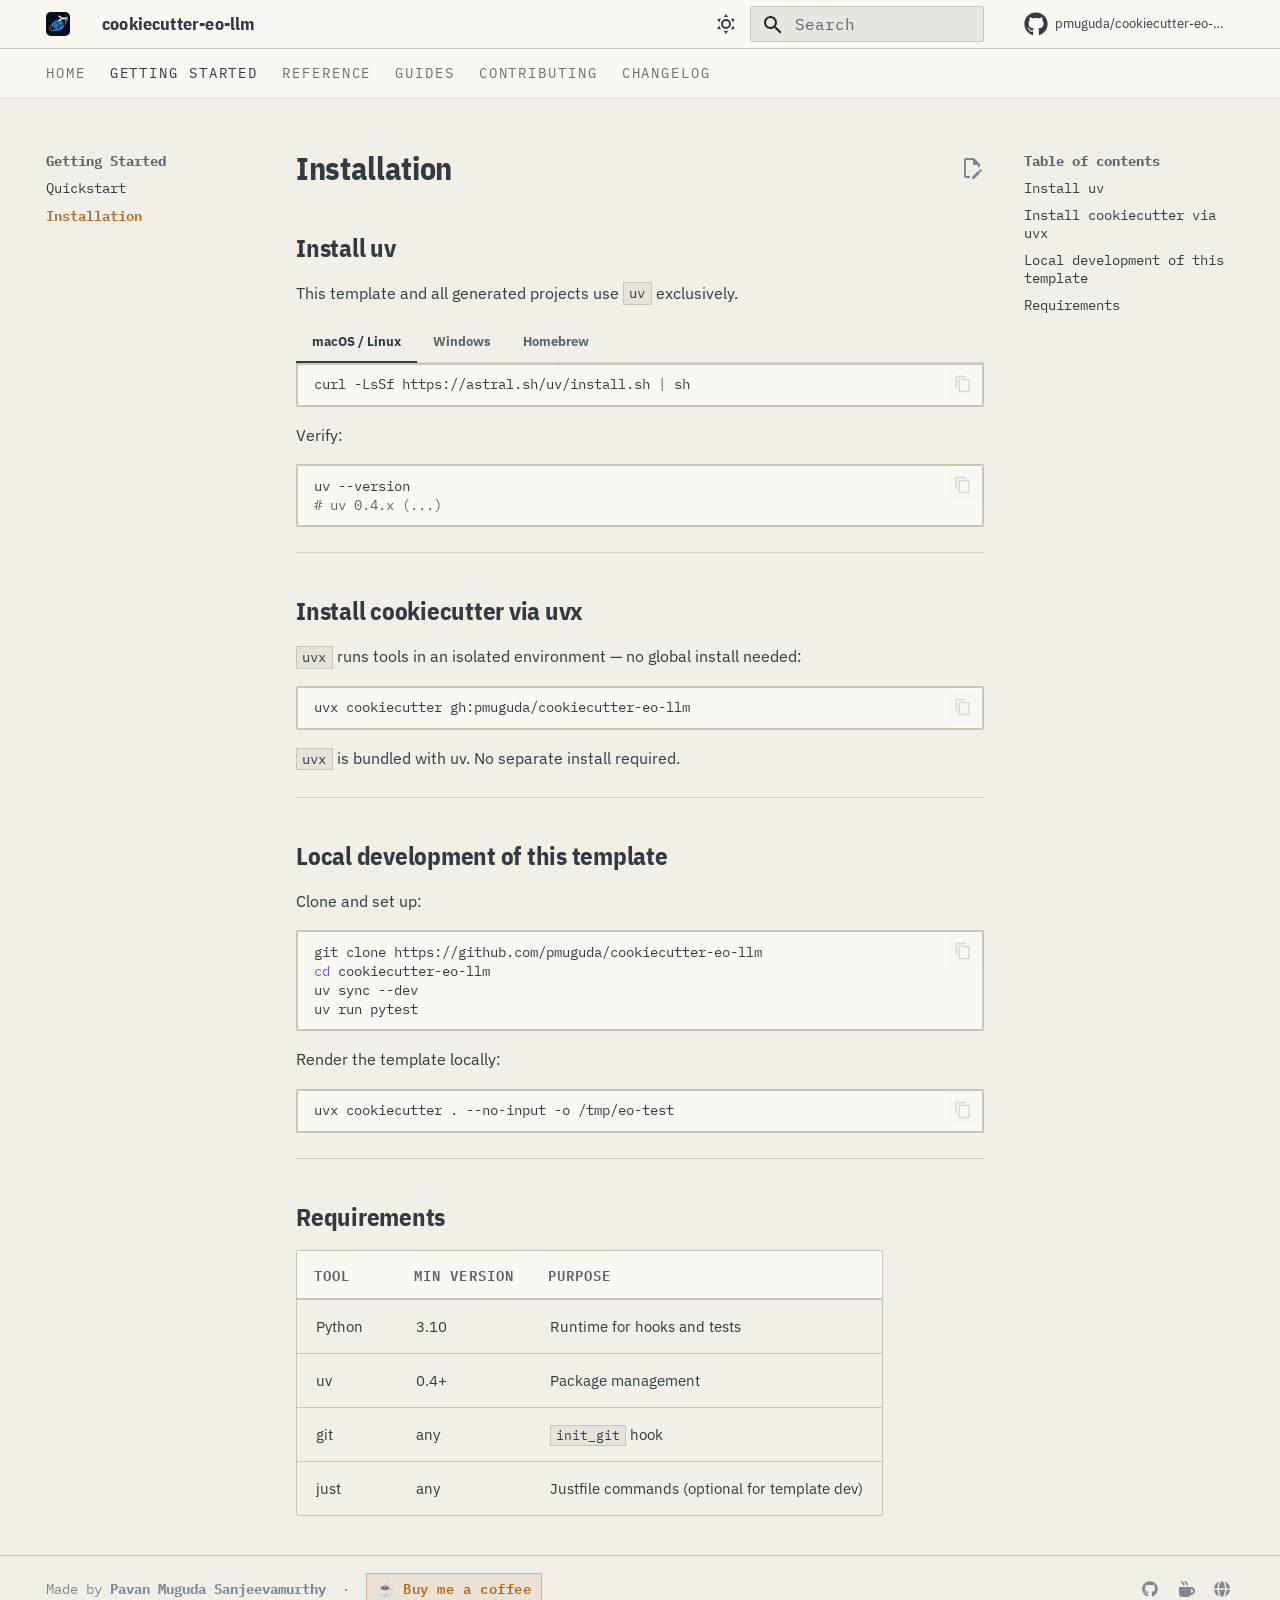
<file: installation/index.html>
<!doctype html>
<html lang="en" class="no-js">
  <head>
    
      <meta charset="utf-8">
      <meta name="viewport" content="width=device-width,initial-scale=1">
      
        <meta name="description" content="Production-minded EO/SAR Python package template with TDD workflows and LLM-ready context">
      
      
        <meta name="author" content="Pavan Muguda Sanjeevamurthy">
      
      
        <link rel="canonical" href="https://pmuguda.github.io/cookiecutter-eo-llm/installation/">
      
      
        <link rel="prev" href="../quickstart/">
      
      
        <link rel="next" href="../variables/">
      
      
        
      
      
      <link rel="icon" href="../assets/icon.svg">
      <meta name="generator" content="mkdocs-1.6.1, mkdocs-material-9.7.6">
    
    
      
        <title>Installation - cookiecutter-eo-llm</title>
      
    
    
      <link rel="stylesheet" href="../assets/stylesheets/main.484c7ddc.min.css">
      
        
        <link rel="stylesheet" href="../assets/stylesheets/palette.ab4e12ef.min.css">
      
      


    
    
      
    
    
      
        
        
        <link rel="preconnect" href="https://fonts.gstatic.com" crossorigin>
        <link rel="stylesheet" href="https://fonts.googleapis.com/css?family=IBM+Plex+Sans:300,300i,400,400i,700,700i%7CIBM+Plex+Mono:400,400i,700,700i&display=fallback">
        <style>:root{--md-text-font:"IBM Plex Sans";--md-code-font:"IBM Plex Mono"}</style>
      
    
    
      <link rel="stylesheet" href="../assets/style.css">
    
    <script>__md_scope=new URL("..",location),__md_hash=e=>[...e].reduce(((e,_)=>(e<<5)-e+_.charCodeAt(0)),0),__md_get=(e,_=localStorage,t=__md_scope)=>JSON.parse(_.getItem(t.pathname+"."+e)),__md_set=(e,_,t=localStorage,a=__md_scope)=>{try{t.setItem(a.pathname+"."+e,JSON.stringify(_))}catch(e){}}</script>
    
      

    
    
  </head>
  
  
    
    
      
    
    
    
    
    <body dir="ltr" data-md-color-scheme="slate" data-md-color-primary="black" data-md-color-accent="amber">
  
    
    <input class="md-toggle" data-md-toggle="drawer" type="checkbox" id="__drawer" autocomplete="off">
    <input class="md-toggle" data-md-toggle="search" type="checkbox" id="__search" autocomplete="off">
    <label class="md-overlay" for="__drawer"></label>
    <div data-md-component="skip">
      
        
        <a href="#installation" class="md-skip">
          Skip to content
        </a>
      
    </div>
    <div data-md-component="announce">
      
    </div>
    
    
      

<header class="md-header" data-md-component="header">
  <nav class="md-header__inner md-grid" aria-label="Header">
    <a href=".." title="cookiecutter-eo-llm" class="md-header__button md-logo" aria-label="cookiecutter-eo-llm" data-md-component="logo">
      
  <img src="../assets/icon.svg" alt="logo">

    </a>
    <label class="md-header__button md-icon" for="__drawer">
      
      <svg xmlns="http://www.w3.org/2000/svg" viewBox="0 0 24 24"><path d="M3 6h18v2H3zm0 5h18v2H3zm0 5h18v2H3z"/></svg>
    </label>
    <div class="md-header__title" data-md-component="header-title">
      <div class="md-header__ellipsis">
        <div class="md-header__topic">
          <span class="md-ellipsis">
            cookiecutter-eo-llm
          </span>
        </div>
        <div class="md-header__topic" data-md-component="header-topic">
          <span class="md-ellipsis">
            
              Installation
            
          </span>
        </div>
      </div>
    </div>
    
      
        <form class="md-header__option" data-md-component="palette">
  
    
    
    
    <input class="md-option" data-md-color-media="(prefers-color-scheme: dark)" data-md-color-scheme="slate" data-md-color-primary="black" data-md-color-accent="amber"  aria-label="Switch to paper mode"  type="radio" name="__palette" id="__palette_0">
    
      <label class="md-header__button md-icon" title="Switch to paper mode" for="__palette_1" hidden>
        <svg xmlns="http://www.w3.org/2000/svg" viewBox="0 0 24 24"><path d="m17.75 4.09-2.53 1.94.91 3.06-2.63-1.81-2.63 1.81.91-3.06-2.53-1.94L12.44 4l1.06-3 1.06 3zm3.5 6.91-1.64 1.25.59 1.98-1.7-1.17-1.7 1.17.59-1.98L15.75 11l2.06-.05L18.5 9l.69 1.95zm-2.28 4.95c.83-.08 1.72 1.1 1.19 1.85-.32.45-.66.87-1.08 1.27C15.17 23 8.84 23 4.94 19.07c-3.91-3.9-3.91-10.24 0-14.14.4-.4.82-.76 1.27-1.08.75-.53 1.93.36 1.85 1.19-.27 2.86.69 5.83 2.89 8.02a9.96 9.96 0 0 0 8.02 2.89m-1.64 2.02a12.08 12.08 0 0 1-7.8-3.47c-2.17-2.19-3.33-5-3.49-7.82-2.81 3.14-2.7 7.96.31 10.98 3.02 3.01 7.84 3.12 10.98.31"/></svg>
      </label>
    
  
    
    
    
    <input class="md-option" data-md-color-media="(prefers-color-scheme: light)" data-md-color-scheme="default" data-md-color-primary="white" data-md-color-accent="amber"  aria-label="Switch to dark mode"  type="radio" name="__palette" id="__palette_1">
    
      <label class="md-header__button md-icon" title="Switch to dark mode" for="__palette_0" hidden>
        <svg xmlns="http://www.w3.org/2000/svg" viewBox="0 0 24 24"><path d="M12 7a5 5 0 0 1 5 5 5 5 0 0 1-5 5 5 5 0 0 1-5-5 5 5 0 0 1 5-5m0 2a3 3 0 0 0-3 3 3 3 0 0 0 3 3 3 3 0 0 0 3-3 3 3 0 0 0-3-3m0-7 2.39 3.42C13.65 5.15 12.84 5 12 5s-1.65.15-2.39.42zM3.34 7l4.16-.35A7.2 7.2 0 0 0 5.94 8.5c-.44.74-.69 1.5-.83 2.29zm.02 10 1.76-3.77a7.131 7.131 0 0 0 2.38 4.14zM20.65 7l-1.77 3.79a7.02 7.02 0 0 0-2.38-4.15zm-.01 10-4.14.36c.59-.51 1.12-1.14 1.54-1.86.42-.73.69-1.5.83-2.29zM12 22l-2.41-3.44c.74.27 1.55.44 2.41.44.82 0 1.63-.17 2.37-.44z"/></svg>
      </label>
    
  
</form>
      
    
    
      <script>var palette=__md_get("__palette");if(palette&&palette.color){if("(prefers-color-scheme)"===palette.color.media){var media=matchMedia("(prefers-color-scheme: light)"),input=document.querySelector(media.matches?"[data-md-color-media='(prefers-color-scheme: light)']":"[data-md-color-media='(prefers-color-scheme: dark)']");palette.color.media=input.getAttribute("data-md-color-media"),palette.color.scheme=input.getAttribute("data-md-color-scheme"),palette.color.primary=input.getAttribute("data-md-color-primary"),palette.color.accent=input.getAttribute("data-md-color-accent")}for(var[key,value]of Object.entries(palette.color))document.body.setAttribute("data-md-color-"+key,value)}</script>
    
    
    
      
      
        <label class="md-header__button md-icon" for="__search">
          
          <svg xmlns="http://www.w3.org/2000/svg" viewBox="0 0 24 24"><path d="M9.5 3A6.5 6.5 0 0 1 16 9.5c0 1.61-.59 3.09-1.56 4.23l.27.27h.79l5 5-1.5 1.5-5-5v-.79l-.27-.27A6.52 6.52 0 0 1 9.5 16 6.5 6.5 0 0 1 3 9.5 6.5 6.5 0 0 1 9.5 3m0 2C7 5 5 7 5 9.5S7 14 9.5 14 14 12 14 9.5 12 5 9.5 5"/></svg>
        </label>
        <div class="md-search" data-md-component="search" role="dialog">
  <label class="md-search__overlay" for="__search"></label>
  <div class="md-search__inner" role="search">
    <form class="md-search__form" name="search">
      <input type="text" class="md-search__input" name="query" aria-label="Search" placeholder="Search" autocapitalize="off" autocorrect="off" autocomplete="off" spellcheck="false" data-md-component="search-query" required>
      <label class="md-search__icon md-icon" for="__search">
        
        <svg xmlns="http://www.w3.org/2000/svg" viewBox="0 0 24 24"><path d="M9.5 3A6.5 6.5 0 0 1 16 9.5c0 1.61-.59 3.09-1.56 4.23l.27.27h.79l5 5-1.5 1.5-5-5v-.79l-.27-.27A6.52 6.52 0 0 1 9.5 16 6.5 6.5 0 0 1 3 9.5 6.5 6.5 0 0 1 9.5 3m0 2C7 5 5 7 5 9.5S7 14 9.5 14 14 12 14 9.5 12 5 9.5 5"/></svg>
        
        <svg xmlns="http://www.w3.org/2000/svg" viewBox="0 0 24 24"><path d="M20 11v2H8l5.5 5.5-1.42 1.42L4.16 12l7.92-7.92L13.5 5.5 8 11z"/></svg>
      </label>
      <nav class="md-search__options" aria-label="Search">
        
        <button type="reset" class="md-search__icon md-icon" title="Clear" aria-label="Clear" tabindex="-1">
          
          <svg xmlns="http://www.w3.org/2000/svg" viewBox="0 0 24 24"><path d="M19 6.41 17.59 5 12 10.59 6.41 5 5 6.41 10.59 12 5 17.59 6.41 19 12 13.41 17.59 19 19 17.59 13.41 12z"/></svg>
        </button>
      </nav>
      
        <div class="md-search__suggest" data-md-component="search-suggest"></div>
      
    </form>
    <div class="md-search__output">
      <div class="md-search__scrollwrap" tabindex="0" data-md-scrollfix>
        <div class="md-search-result" data-md-component="search-result">
          <div class="md-search-result__meta">
            Initializing search
          </div>
          <ol class="md-search-result__list" role="presentation"></ol>
        </div>
      </div>
    </div>
  </div>
</div>
      
    
    
      <div class="md-header__source">
        <a href="https://github.com/pmuguda/cookiecutter-eo-llm" title="Go to repository" class="md-source" data-md-component="source">
  <div class="md-source__icon md-icon">
    
    <svg xmlns="http://www.w3.org/2000/svg" viewBox="0 0 512 512"><!--! Font Awesome Free 7.1.0 by @fontawesome - https://fontawesome.com License - https://fontawesome.com/license/free (Icons: CC BY 4.0, Fonts: SIL OFL 1.1, Code: MIT License) Copyright 2025 Fonticons, Inc.--><path d="M173.9 397.4c0 2-2.3 3.6-5.2 3.6-3.3.3-5.6-1.3-5.6-3.6 0-2 2.3-3.6 5.2-3.6 3-.3 5.6 1.3 5.6 3.6m-31.1-4.5c-.7 2 1.3 4.3 4.3 4.9 2.6 1 5.6 0 6.2-2s-1.3-4.3-4.3-5.2c-2.6-.7-5.5.3-6.2 2.3m44.2-1.7c-2.9.7-4.9 2.6-4.6 4.9.3 2 2.9 3.3 5.9 2.6 2.9-.7 4.9-2.6 4.6-4.6-.3-1.9-3-3.2-5.9-2.9M252.8 8C114.1 8 8 113.3 8 252c0 110.9 69.8 205.8 169.5 239.2 12.8 2.3 17.3-5.6 17.3-12.1 0-6.2-.3-40.4-.3-61.4 0 0-70 15-84.7-29.8 0 0-11.4-29.1-27.8-36.6 0 0-22.9-15.7 1.6-15.4 0 0 24.9 2 38.6 25.8 21.9 38.6 58.6 27.5 72.9 20.9 2.3-16 8.8-27.1 16-33.7-55.9-6.2-112.3-14.3-112.3-110.5 0-27.5 7.6-41.3 23.6-58.9-2.6-6.5-11.1-33.3 2.6-67.9 20.9-6.5 69 27 69 27 20-5.6 41.5-8.5 62.8-8.5s42.8 2.9 62.8 8.5c0 0 48.1-33.6 69-27 13.7 34.7 5.2 61.4 2.6 67.9 16 17.7 25.8 31.5 25.8 58.9 0 96.5-58.9 104.2-114.8 110.5 9.2 7.9 17 22.9 17 46.4 0 33.7-.3 75.4-.3 83.6 0 6.5 4.6 14.4 17.3 12.1C436.2 457.8 504 362.9 504 252 504 113.3 391.5 8 252.8 8M105.2 352.9c-1.3 1-1 3.3.7 5.2 1.6 1.6 3.9 2.3 5.2 1 1.3-1 1-3.3-.7-5.2-1.6-1.6-3.9-2.3-5.2-1m-10.8-8.1c-.7 1.3.3 2.9 2.3 3.9 1.6 1 3.6.7 4.3-.7.7-1.3-.3-2.9-2.3-3.9-2-.6-3.6-.3-4.3.7m32.4 35.6c-1.6 1.3-1 4.3 1.3 6.2 2.3 2.3 5.2 2.6 6.5 1 1.3-1.3.7-4.3-1.3-6.2-2.2-2.3-5.2-2.6-6.5-1m-11.4-14.7c-1.6 1-1.6 3.6 0 5.9s4.3 3.3 5.6 2.3c1.6-1.3 1.6-3.9 0-6.2-1.4-2.3-4-3.3-5.6-2"/></svg>
  </div>
  <div class="md-source__repository">
    pmuguda/cookiecutter-eo-llm
  </div>
</a>
      </div>
    
  </nav>
  
</header>
    
    <div class="md-container" data-md-component="container">
      
      
        
          
            
<nav class="md-tabs" aria-label="Tabs" data-md-component="tabs">
  <div class="md-grid">
    <ul class="md-tabs__list">
      
        
  
  
  
  
    <li class="md-tabs__item">
      <a href=".." class="md-tabs__link">
        
  
  
    
  
  Home

      </a>
    </li>
  

      
        
  
  
  
    
  
  
    
    
      <li class="md-tabs__item md-tabs__item--active">
        <a href="../quickstart/" class="md-tabs__link">
          
  
  
  Getting Started

        </a>
      </li>
    
  

      
        
  
  
  
  
    
    
      <li class="md-tabs__item">
        <a href="../variables/" class="md-tabs__link">
          
  
  
  Reference

        </a>
      </li>
    
  

      
        
  
  
  
  
    
    
      <li class="md-tabs__item">
        <a href="../guides/add-workflow/" class="md-tabs__link">
          
  
  
  Guides

        </a>
      </li>
    
  

      
        
  
  
  
  
    <li class="md-tabs__item">
      <a href="../contributing/" class="md-tabs__link">
        
  
  
    
  
  Contributing

      </a>
    </li>
  

      
        
  
  
  
  
    <li class="md-tabs__item">
      <a href="../changelog/" class="md-tabs__link">
        
  
  
    
  
  Changelog

      </a>
    </li>
  

      
    </ul>
  </div>
</nav>
          
        
      
      <main class="md-main" data-md-component="main">
        <div class="md-main__inner md-grid">
          
            
              
              <div class="md-sidebar md-sidebar--primary" data-md-component="sidebar" data-md-type="navigation" >
                <div class="md-sidebar__scrollwrap">
                  <div class="md-sidebar__inner">
                    


  


<nav class="md-nav md-nav--primary md-nav--lifted" aria-label="Navigation" data-md-level="0">
  <label class="md-nav__title" for="__drawer">
    <a href=".." title="cookiecutter-eo-llm" class="md-nav__button md-logo" aria-label="cookiecutter-eo-llm" data-md-component="logo">
      
  <img src="../assets/icon.svg" alt="logo">

    </a>
    cookiecutter-eo-llm
  </label>
  
    <div class="md-nav__source">
      <a href="https://github.com/pmuguda/cookiecutter-eo-llm" title="Go to repository" class="md-source" data-md-component="source">
  <div class="md-source__icon md-icon">
    
    <svg xmlns="http://www.w3.org/2000/svg" viewBox="0 0 512 512"><!--! Font Awesome Free 7.1.0 by @fontawesome - https://fontawesome.com License - https://fontawesome.com/license/free (Icons: CC BY 4.0, Fonts: SIL OFL 1.1, Code: MIT License) Copyright 2025 Fonticons, Inc.--><path d="M173.9 397.4c0 2-2.3 3.6-5.2 3.6-3.3.3-5.6-1.3-5.6-3.6 0-2 2.3-3.6 5.2-3.6 3-.3 5.6 1.3 5.6 3.6m-31.1-4.5c-.7 2 1.3 4.3 4.3 4.9 2.6 1 5.6 0 6.2-2s-1.3-4.3-4.3-5.2c-2.6-.7-5.5.3-6.2 2.3m44.2-1.7c-2.9.7-4.9 2.6-4.6 4.9.3 2 2.9 3.3 5.9 2.6 2.9-.7 4.9-2.6 4.6-4.6-.3-1.9-3-3.2-5.9-2.9M252.8 8C114.1 8 8 113.3 8 252c0 110.9 69.8 205.8 169.5 239.2 12.8 2.3 17.3-5.6 17.3-12.1 0-6.2-.3-40.4-.3-61.4 0 0-70 15-84.7-29.8 0 0-11.4-29.1-27.8-36.6 0 0-22.9-15.7 1.6-15.4 0 0 24.9 2 38.6 25.8 21.9 38.6 58.6 27.5 72.9 20.9 2.3-16 8.8-27.1 16-33.7-55.9-6.2-112.3-14.3-112.3-110.5 0-27.5 7.6-41.3 23.6-58.9-2.6-6.5-11.1-33.3 2.6-67.9 20.9-6.5 69 27 69 27 20-5.6 41.5-8.5 62.8-8.5s42.8 2.9 62.8 8.5c0 0 48.1-33.6 69-27 13.7 34.7 5.2 61.4 2.6 67.9 16 17.7 25.8 31.5 25.8 58.9 0 96.5-58.9 104.2-114.8 110.5 9.2 7.9 17 22.9 17 46.4 0 33.7-.3 75.4-.3 83.6 0 6.5 4.6 14.4 17.3 12.1C436.2 457.8 504 362.9 504 252 504 113.3 391.5 8 252.8 8M105.2 352.9c-1.3 1-1 3.3.7 5.2 1.6 1.6 3.9 2.3 5.2 1 1.3-1 1-3.3-.7-5.2-1.6-1.6-3.9-2.3-5.2-1m-10.8-8.1c-.7 1.3.3 2.9 2.3 3.9 1.6 1 3.6.7 4.3-.7.7-1.3-.3-2.9-2.3-3.9-2-.6-3.6-.3-4.3.7m32.4 35.6c-1.6 1.3-1 4.3 1.3 6.2 2.3 2.3 5.2 2.6 6.5 1 1.3-1.3.7-4.3-1.3-6.2-2.2-2.3-5.2-2.6-6.5-1m-11.4-14.7c-1.6 1-1.6 3.6 0 5.9s4.3 3.3 5.6 2.3c1.6-1.3 1.6-3.9 0-6.2-1.4-2.3-4-3.3-5.6-2"/></svg>
  </div>
  <div class="md-source__repository">
    pmuguda/cookiecutter-eo-llm
  </div>
</a>
    </div>
  
  <ul class="md-nav__list" data-md-scrollfix>
    
      
      
  
  
  
  
    <li class="md-nav__item">
      <a href=".." class="md-nav__link">
        
  
  
  <span class="md-ellipsis">
    
  
    Home
  

    
  </span>
  
  

      </a>
    </li>
  

    
      
      
  
  
    
  
  
  
    
    
    
    
      
        
        
      
      
        
      
    
    
    <li class="md-nav__item md-nav__item--active md-nav__item--section md-nav__item--nested">
      
        
        
        <input class="md-nav__toggle md-toggle " type="checkbox" id="__nav_2" checked>
        
          
          <label class="md-nav__link" for="__nav_2" id="__nav_2_label" tabindex="">
            
  
  
  <span class="md-ellipsis">
    
  
    Getting Started
  

    
  </span>
  
  

            <span class="md-nav__icon md-icon"></span>
          </label>
        
        <nav class="md-nav" data-md-level="1" aria-labelledby="__nav_2_label" aria-expanded="true">
          <label class="md-nav__title" for="__nav_2">
            <span class="md-nav__icon md-icon"></span>
            
  
    Getting Started
  

          </label>
          <ul class="md-nav__list" data-md-scrollfix>
            
              
                
  
  
  
  
    <li class="md-nav__item">
      <a href="../quickstart/" class="md-nav__link">
        
  
  
  <span class="md-ellipsis">
    
  
    Quickstart
  

    
  </span>
  
  

      </a>
    </li>
  

              
            
              
                
  
  
    
  
  
  
    <li class="md-nav__item md-nav__item--active">
      
      <input class="md-nav__toggle md-toggle" type="checkbox" id="__toc">
      
      
        
      
      
        <label class="md-nav__link md-nav__link--active" for="__toc">
          
  
  
  <span class="md-ellipsis">
    
  
    Installation
  

    
  </span>
  
  

          <span class="md-nav__icon md-icon"></span>
        </label>
      
      <a href="./" class="md-nav__link md-nav__link--active">
        
  
  
  <span class="md-ellipsis">
    
  
    Installation
  

    
  </span>
  
  

      </a>
      
        

<nav class="md-nav md-nav--secondary" aria-label="Table of contents">
  
  
  
    
  
  
    <label class="md-nav__title" for="__toc">
      <span class="md-nav__icon md-icon"></span>
      Table of contents
    </label>
    <ul class="md-nav__list" data-md-component="toc" data-md-scrollfix>
      
        <li class="md-nav__item">
  <a href="#install-uv" class="md-nav__link">
    <span class="md-ellipsis">
      
        Install uv
      
    </span>
  </a>
  
</li>
      
        <li class="md-nav__item">
  <a href="#install-cookiecutter-via-uvx" class="md-nav__link">
    <span class="md-ellipsis">
      
        Install cookiecutter via uvx
      
    </span>
  </a>
  
</li>
      
        <li class="md-nav__item">
  <a href="#local-development-of-this-template" class="md-nav__link">
    <span class="md-ellipsis">
      
        Local development of this template
      
    </span>
  </a>
  
</li>
      
        <li class="md-nav__item">
  <a href="#requirements" class="md-nav__link">
    <span class="md-ellipsis">
      
        Requirements
      
    </span>
  </a>
  
</li>
      
    </ul>
  
</nav>
      
    </li>
  

              
            
          </ul>
        </nav>
      
    </li>
  

    
      
      
  
  
  
  
    
    
    
    
      
      
        
      
    
    
    <li class="md-nav__item md-nav__item--nested">
      
        
        
        <input class="md-nav__toggle md-toggle " type="checkbox" id="__nav_3" >
        
          
          <label class="md-nav__link" for="__nav_3" id="__nav_3_label" tabindex="0">
            
  
  
  <span class="md-ellipsis">
    
  
    Reference
  

    
  </span>
  
  

            <span class="md-nav__icon md-icon"></span>
          </label>
        
        <nav class="md-nav" data-md-level="1" aria-labelledby="__nav_3_label" aria-expanded="false">
          <label class="md-nav__title" for="__nav_3">
            <span class="md-nav__icon md-icon"></span>
            
  
    Reference
  

          </label>
          <ul class="md-nav__list" data-md-scrollfix>
            
              
                
  
  
  
  
    <li class="md-nav__item">
      <a href="../variables/" class="md-nav__link">
        
  
  
  <span class="md-ellipsis">
    
  
    Template Variables
  

    
  </span>
  
  

      </a>
    </li>
  

              
            
              
                
  
  
  
  
    <li class="md-nav__item">
      <a href="../structure/" class="md-nav__link">
        
  
  
  <span class="md-ellipsis">
    
  
    Generated Structure
  

    
  </span>
  
  

      </a>
    </li>
  

              
            
              
                
  
  
  
  
    <li class="md-nav__item">
      <a href="../hooks/" class="md-nav__link">
        
  
  
  <span class="md-ellipsis">
    
  
    Hooks
  

    
  </span>
  
  

      </a>
    </li>
  

              
            
          </ul>
        </nav>
      
    </li>
  

    
      
      
  
  
  
  
    
    
    
    
      
      
        
      
    
    
    <li class="md-nav__item md-nav__item--nested">
      
        
        
        <input class="md-nav__toggle md-toggle " type="checkbox" id="__nav_4" >
        
          
          <label class="md-nav__link" for="__nav_4" id="__nav_4_label" tabindex="0">
            
  
  
  <span class="md-ellipsis">
    
  
    Guides
  

    
  </span>
  
  

            <span class="md-nav__icon md-icon"></span>
          </label>
        
        <nav class="md-nav" data-md-level="1" aria-labelledby="__nav_4_label" aria-expanded="false">
          <label class="md-nav__title" for="__nav_4">
            <span class="md-nav__icon md-icon"></span>
            
  
    Guides
  

          </label>
          <ul class="md-nav__list" data-md-scrollfix>
            
              
                
  
  
  
  
    <li class="md-nav__item">
      <a href="../guides/add-workflow/" class="md-nav__link">
        
  
  
  <span class="md-ellipsis">
    
  
    Implementing Your Workflow
  

    
  </span>
  
  

      </a>
    </li>
  

              
            
              
                
  
  
  
  
    <li class="md-nav__item">
      <a href="../guides/config-design/" class="md-nav__link">
        
  
  
  <span class="md-ellipsis">
    
  
    Config Model Design
  

    
  </span>
  
  

      </a>
    </li>
  

              
            
              
                
  
  
  
  
    <li class="md-nav__item">
      <a href="../guides/llm-context/" class="md-nav__link">
        
  
  
  <span class="md-ellipsis">
    
  
    LLM Context Files
  

    
  </span>
  
  

      </a>
    </li>
  

              
            
              
                
  
  
  
  
    <li class="md-nav__item">
      <a href="../guides/cicd/" class="md-nav__link">
        
  
  
  <span class="md-ellipsis">
    
  
    CI/CD
  

    
  </span>
  
  

      </a>
    </li>
  

              
            
          </ul>
        </nav>
      
    </li>
  

    
      
      
  
  
  
  
    <li class="md-nav__item">
      <a href="../contributing/" class="md-nav__link">
        
  
  
  <span class="md-ellipsis">
    
  
    Contributing
  

    
  </span>
  
  

      </a>
    </li>
  

    
      
      
  
  
  
  
    <li class="md-nav__item">
      <a href="../changelog/" class="md-nav__link">
        
  
  
  <span class="md-ellipsis">
    
  
    Changelog
  

    
  </span>
  
  

      </a>
    </li>
  

    
  </ul>
</nav>
                  </div>
                </div>
              </div>
            
            
              
              <div class="md-sidebar md-sidebar--secondary" data-md-component="sidebar" data-md-type="toc" >
                <div class="md-sidebar__scrollwrap">
                  <div class="md-sidebar__inner">
                    

<nav class="md-nav md-nav--secondary" aria-label="Table of contents">
  
  
  
    
  
  
    <label class="md-nav__title" for="__toc">
      <span class="md-nav__icon md-icon"></span>
      Table of contents
    </label>
    <ul class="md-nav__list" data-md-component="toc" data-md-scrollfix>
      
        <li class="md-nav__item">
  <a href="#install-uv" class="md-nav__link">
    <span class="md-ellipsis">
      
        Install uv
      
    </span>
  </a>
  
</li>
      
        <li class="md-nav__item">
  <a href="#install-cookiecutter-via-uvx" class="md-nav__link">
    <span class="md-ellipsis">
      
        Install cookiecutter via uvx
      
    </span>
  </a>
  
</li>
      
        <li class="md-nav__item">
  <a href="#local-development-of-this-template" class="md-nav__link">
    <span class="md-ellipsis">
      
        Local development of this template
      
    </span>
  </a>
  
</li>
      
        <li class="md-nav__item">
  <a href="#requirements" class="md-nav__link">
    <span class="md-ellipsis">
      
        Requirements
      
    </span>
  </a>
  
</li>
      
    </ul>
  
</nav>
                  </div>
                </div>
              </div>
            
          
          
            <div class="md-content" data-md-component="content">
              
              <article class="md-content__inner md-typeset">
                
                  


  
    <a href="https://github.com/pmuguda/cookiecutter-eo-llm/edit/main/docs/installation.md" title="Edit this page" class="md-content__button md-icon" rel="edit">
      
      <svg xmlns="http://www.w3.org/2000/svg" viewBox="0 0 24 24"><path d="M10 20H6V4h7v5h5v3.1l2-2V8l-6-6H6c-1.1 0-2 .9-2 2v16c0 1.1.9 2 2 2h4zm10.2-7c.1 0 .3.1.4.2l1.3 1.3c.2.2.2.6 0 .8l-1 1-2.1-2.1 1-1c.1-.1.2-.2.4-.2m0 3.9L14.1 23H12v-2.1l6.1-6.1z"/></svg>
    </a>
  
  


<h1 id="installation">Installation</h1>
<h2 id="install-uv">Install uv</h2>
<p>This template and all generated projects use <code>uv</code> exclusively.</p>
<div class="tabbed-set tabbed-alternate" data-tabs="1:3"><input checked="checked" id="__tabbed_1_1" name="__tabbed_1" type="radio" /><input id="__tabbed_1_2" name="__tabbed_1" type="radio" /><input id="__tabbed_1_3" name="__tabbed_1" type="radio" /><div class="tabbed-labels"><label for="__tabbed_1_1">macOS / Linux</label><label for="__tabbed_1_2">Windows</label><label for="__tabbed_1_3">Homebrew</label></div>
<div class="tabbed-content">
<div class="tabbed-block">
<div class="highlight"><pre><span></span><code><a id="__codelineno-0-1" name="__codelineno-0-1" href="#__codelineno-0-1"></a>curl<span class="w"> </span>-LsSf<span class="w"> </span>https://astral.sh/uv/install.sh<span class="w"> </span><span class="p">|</span><span class="w"> </span>sh
</code></pre></div>
</div>
<div class="tabbed-block">
<div class="highlight"><pre><span></span><code><a id="__codelineno-1-1" name="__codelineno-1-1" href="#__codelineno-1-1"></a><span class="n">powershell</span> <span class="n">-ExecutionPolicy</span> <span class="n">ByPass</span> <span class="n">-c</span> <span class="s2">&quot;irm https://astral.sh/uv/install.ps1 | iex&quot;</span>
</code></pre></div>
</div>
<div class="tabbed-block">
<div class="highlight"><pre><span></span><code><a id="__codelineno-2-1" name="__codelineno-2-1" href="#__codelineno-2-1"></a>brew<span class="w"> </span>install<span class="w"> </span>uv
</code></pre></div>
</div>
</div>
</div>
<p>Verify:</p>
<div class="highlight"><pre><span></span><code><a id="__codelineno-3-1" name="__codelineno-3-1" href="#__codelineno-3-1"></a>uv<span class="w"> </span>--version
<a id="__codelineno-3-2" name="__codelineno-3-2" href="#__codelineno-3-2"></a><span class="c1"># uv 0.4.x (...)</span>
</code></pre></div>
<hr />
<h2 id="install-cookiecutter-via-uvx">Install cookiecutter via uvx</h2>
<p><code>uvx</code> runs tools in an isolated environment — no global install needed:</p>
<div class="highlight"><pre><span></span><code><a id="__codelineno-4-1" name="__codelineno-4-1" href="#__codelineno-4-1"></a>uvx<span class="w"> </span>cookiecutter<span class="w"> </span>gh:pmuguda/cookiecutter-eo-llm
</code></pre></div>
<p><code>uvx</code> is bundled with uv. No separate install required.</p>
<hr />
<h2 id="local-development-of-this-template">Local development of this template</h2>
<p>Clone and set up:</p>
<div class="highlight"><pre><span></span><code><a id="__codelineno-5-1" name="__codelineno-5-1" href="#__codelineno-5-1"></a>git<span class="w"> </span>clone<span class="w"> </span>https://github.com/pmuguda/cookiecutter-eo-llm
<a id="__codelineno-5-2" name="__codelineno-5-2" href="#__codelineno-5-2"></a><span class="nb">cd</span><span class="w"> </span>cookiecutter-eo-llm
<a id="__codelineno-5-3" name="__codelineno-5-3" href="#__codelineno-5-3"></a>uv<span class="w"> </span>sync<span class="w"> </span>--dev
<a id="__codelineno-5-4" name="__codelineno-5-4" href="#__codelineno-5-4"></a>uv<span class="w"> </span>run<span class="w"> </span>pytest
</code></pre></div>
<p>Render the template locally:</p>
<div class="highlight"><pre><span></span><code><a id="__codelineno-6-1" name="__codelineno-6-1" href="#__codelineno-6-1"></a>uvx<span class="w"> </span>cookiecutter<span class="w"> </span>.<span class="w"> </span>--no-input<span class="w"> </span>-o<span class="w"> </span>/tmp/eo-test
</code></pre></div>
<hr />
<h2 id="requirements">Requirements</h2>
<table>
<thead>
<tr>
<th>Tool</th>
<th>Min version</th>
<th>Purpose</th>
</tr>
</thead>
<tbody>
<tr>
<td>Python</td>
<td>3.10</td>
<td>Runtime for hooks and tests</td>
</tr>
<tr>
<td>uv</td>
<td>0.4+</td>
<td>Package management</td>
</tr>
<tr>
<td>git</td>
<td>any</td>
<td><code>init_git</code> hook</td>
</tr>
<tr>
<td>just</td>
<td>any</td>
<td>Justfile commands (optional for template dev)</td>
</tr>
</tbody>
</table>












                
              </article>
            </div>
          
          
<script>var target=document.getElementById(location.hash.slice(1));target&&target.name&&(target.checked=target.name.startsWith("__tabbed_"))</script>
        </div>
        
          <button type="button" class="md-top md-icon" data-md-component="top" hidden>
  
  <svg xmlns="http://www.w3.org/2000/svg" viewBox="0 0 24 24"><path d="M13 20h-2V8l-5.5 5.5-1.42-1.42L12 4.16l7.92 7.92-1.42 1.42L13 8z"/></svg>
  Back to top
</button>
        
      </main>
      
        <footer class="md-footer">
  
  <div class="md-footer-meta md-typeset">
    <div class="md-footer-meta__inner md-grid">
      
<div class="md-copyright">
  <div class="md-copyright__highlight">
    Made by <a class="gradient-text" href="https://pmuguda.github.io" target="_blank" rel="noopener">Pavan Muguda Sanjeevamurthy</a> &nbsp;·&nbsp; <a class="kofi-link" href="https://ko-fi.com/pavan_muguda" target="_blank" rel="noopener">☕ Buy me a coffee</a>

  </div>
</div>

      
        
<div class="md-social">
  
    
    
    
    
    <a href="https://github.com/pmuguda/cookiecutter-eo-llm" target="_blank" rel="noopener" title="GitHub" class="md-social__link">
      <svg xmlns="http://www.w3.org/2000/svg" viewBox="0 0 512 512"><!--! Font Awesome Free 7.1.0 by @fontawesome - https://fontawesome.com License - https://fontawesome.com/license/free (Icons: CC BY 4.0, Fonts: SIL OFL 1.1, Code: MIT License) Copyright 2025 Fonticons, Inc.--><path d="M173.9 397.4c0 2-2.3 3.6-5.2 3.6-3.3.3-5.6-1.3-5.6-3.6 0-2 2.3-3.6 5.2-3.6 3-.3 5.6 1.3 5.6 3.6m-31.1-4.5c-.7 2 1.3 4.3 4.3 4.9 2.6 1 5.6 0 6.2-2s-1.3-4.3-4.3-5.2c-2.6-.7-5.5.3-6.2 2.3m44.2-1.7c-2.9.7-4.9 2.6-4.6 4.9.3 2 2.9 3.3 5.9 2.6 2.9-.7 4.9-2.6 4.6-4.6-.3-1.9-3-3.2-5.9-2.9M252.8 8C114.1 8 8 113.3 8 252c0 110.9 69.8 205.8 169.5 239.2 12.8 2.3 17.3-5.6 17.3-12.1 0-6.2-.3-40.4-.3-61.4 0 0-70 15-84.7-29.8 0 0-11.4-29.1-27.8-36.6 0 0-22.9-15.7 1.6-15.4 0 0 24.9 2 38.6 25.8 21.9 38.6 58.6 27.5 72.9 20.9 2.3-16 8.8-27.1 16-33.7-55.9-6.2-112.3-14.3-112.3-110.5 0-27.5 7.6-41.3 23.6-58.9-2.6-6.5-11.1-33.3 2.6-67.9 20.9-6.5 69 27 69 27 20-5.6 41.5-8.5 62.8-8.5s42.8 2.9 62.8 8.5c0 0 48.1-33.6 69-27 13.7 34.7 5.2 61.4 2.6 67.9 16 17.7 25.8 31.5 25.8 58.9 0 96.5-58.9 104.2-114.8 110.5 9.2 7.9 17 22.9 17 46.4 0 33.7-.3 75.4-.3 83.6 0 6.5 4.6 14.4 17.3 12.1C436.2 457.8 504 362.9 504 252 504 113.3 391.5 8 252.8 8M105.2 352.9c-1.3 1-1 3.3.7 5.2 1.6 1.6 3.9 2.3 5.2 1 1.3-1 1-3.3-.7-5.2-1.6-1.6-3.9-2.3-5.2-1m-10.8-8.1c-.7 1.3.3 2.9 2.3 3.9 1.6 1 3.6.7 4.3-.7.7-1.3-.3-2.9-2.3-3.9-2-.6-3.6-.3-4.3.7m32.4 35.6c-1.6 1.3-1 4.3 1.3 6.2 2.3 2.3 5.2 2.6 6.5 1 1.3-1.3.7-4.3-1.3-6.2-2.2-2.3-5.2-2.6-6.5-1m-11.4-14.7c-1.6 1-1.6 3.6 0 5.9s4.3 3.3 5.6 2.3c1.6-1.3 1.6-3.9 0-6.2-1.4-2.3-4-3.3-5.6-2"/></svg>
    </a>
  
    
    
    
    
    <a href="https://ko-fi.com/pavan_muguda" target="_blank" rel="noopener" title="Buy me a coffee" class="md-social__link">
      <svg xmlns="http://www.w3.org/2000/svg" viewBox="0 0 576 512"><!--! Font Awesome Free 7.1.0 by @fontawesome - https://fontawesome.com License - https://fontawesome.com/license/free (Icons: CC BY 4.0, Fonts: SIL OFL 1.1, Code: MIT License) Copyright 2025 Fonticons, Inc.--><path d="M152-16c-13.3 0-24 10.7-24 24 0 38.9 23.4 59.4 39.1 73.1l1.1 1C184.5 96.4 192 103.9 192 120c0 13.3 10.7 24 24 24s24-10.7 24-24c0-38.9-23.4-59.4-39.1-73.1l-1.1-1C183.5 31.7 176 24.1 176 8c0-13.3-10.7-24-24-24M96 192c-17.7 0-32 14.3-32 32v192c0 53 43 96 96 96h192c41.8 0 77.4-26.7 90.5-64h5.5c70.7 0 128-57.3 128-128s-57.3-128-128-128zm352 192V256c35.3 0 64 28.7 64 64s-28.7 64-64 64M288 8c0-13.3-10.7-24-24-24S240-5.3 240 8c0 38.9 23.4 59.4 39.1 73.1l1.1 1C296.5 96.4 304 103.9 304 120c0 13.3 10.7 24 24 24s24-10.7 24-24c0-38.9-23.4-59.4-39.1-73.1l-1.1-1C295.5 31.7 288 24.1 288 8"/></svg>
    </a>
  
    
    
    
    
    <a href="https://pmuguda.github.io" target="_blank" rel="noopener" title="Portfolio" class="md-social__link">
      <svg xmlns="http://www.w3.org/2000/svg" viewBox="0 0 512 512"><!--! Font Awesome Free 7.1.0 by @fontawesome - https://fontawesome.com License - https://fontawesome.com/license/free (Icons: CC BY 4.0, Fonts: SIL OFL 1.1, Code: MIT License) Copyright 2025 Fonticons, Inc.--><path d="M351.9 280H161c2.9 64.5 17.2 123.9 37.5 167.4 11.4 24.5 23.7 41.8 35.1 52.4 11.2 10.5 18.9 12.2 22.9 12.2s11.7-1.7 22.9-12.2c11.4-10.6 23.7-28 35.1-52.4 20.3-43.5 34.6-102.9 37.5-167.4zm-191-48h190.9c-2.8-64.5-17.1-123.9-37.4-167.4-11.4-24.4-23.7-41.8-35.1-52.4C268.1 1.7 260.4 0 256.4 0s-11.7 1.7-22.9 12.2c-11.4 10.6-23.7 28-35.1 52.4-20.3 43.5-34.6 102.9-37.5 167.4m-48 0c3.5-85.6 25.6-165.1 57.9-217.3C78.7 47.3 10.9 131.2 1.5 232zM1.5 280c9.4 100.8 77.2 184.7 169.3 217.3-32.3-52.2-54.4-131.7-57.9-217.3zm398.4 0c-3.5 85.6-25.6 165.1-57.9 217.3 92.1-32.7 159.9-116.5 169.3-217.3zm111.4-48C501.9 131.2 434.1 47.3 342 14.7c32.3 52.2 54.4 131.7 57.9 217.3z"/></svg>
    </a>
  
</div>
      
    </div>
  </div>
</footer>
      
    </div>
    <div class="md-dialog" data-md-component="dialog">
      <div class="md-dialog__inner md-typeset"></div>
    </div>
    
    
    
      
      
      <script id="__config" type="application/json">{"annotate": null, "base": "..", "features": ["navigation.tabs", "navigation.sections", "navigation.top", "navigation.instant", "search.highlight", "search.suggest", "content.code.copy", "content.action.edit"], "search": "../assets/javascripts/workers/search.2c215733.min.js", "tags": null, "translations": {"clipboard.copied": "Copied to clipboard", "clipboard.copy": "Copy to clipboard", "search.result.more.one": "1 more on this page", "search.result.more.other": "# more on this page", "search.result.none": "No matching documents", "search.result.one": "1 matching document", "search.result.other": "# matching documents", "search.result.placeholder": "Type to start searching", "search.result.term.missing": "Missing", "select.version": "Select version"}, "version": null}</script>
    
    
      <script src="../assets/javascripts/bundle.79ae519e.min.js"></script>
      
    
  </body>
</html>
</file>
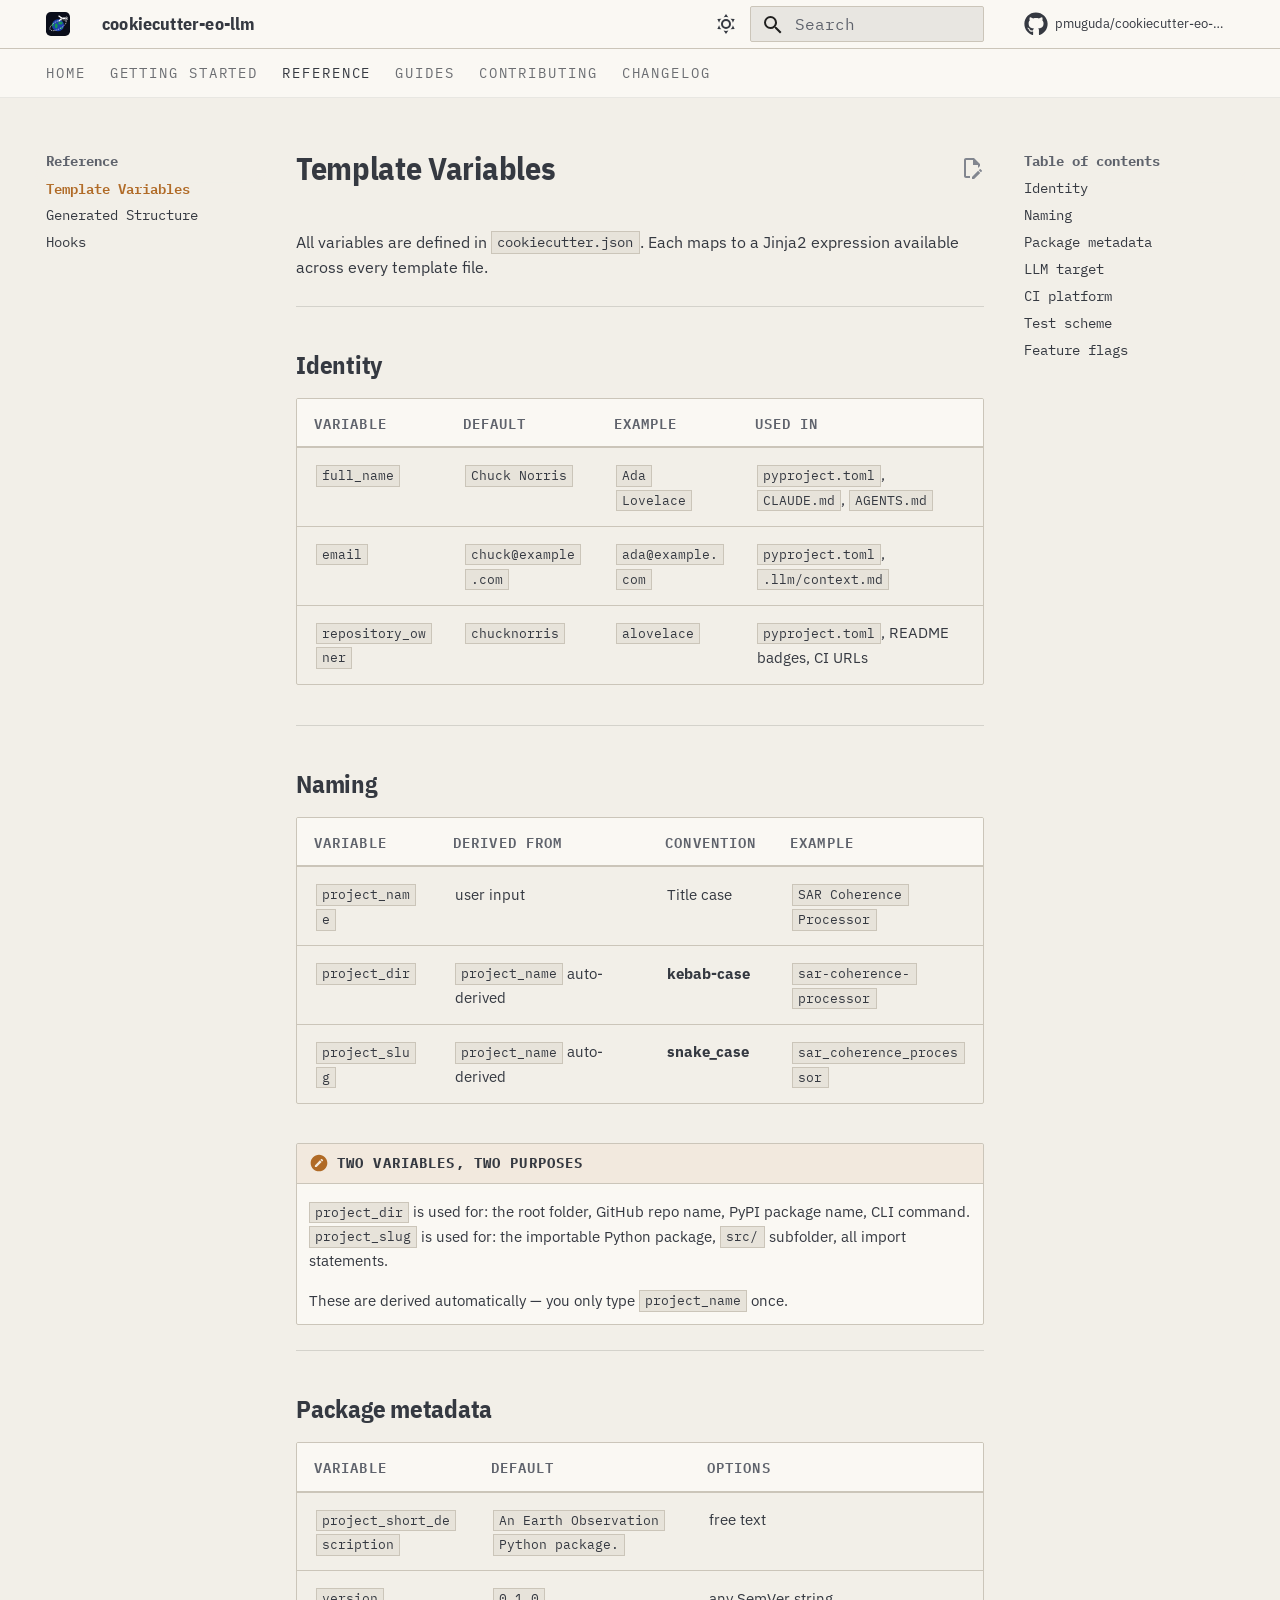
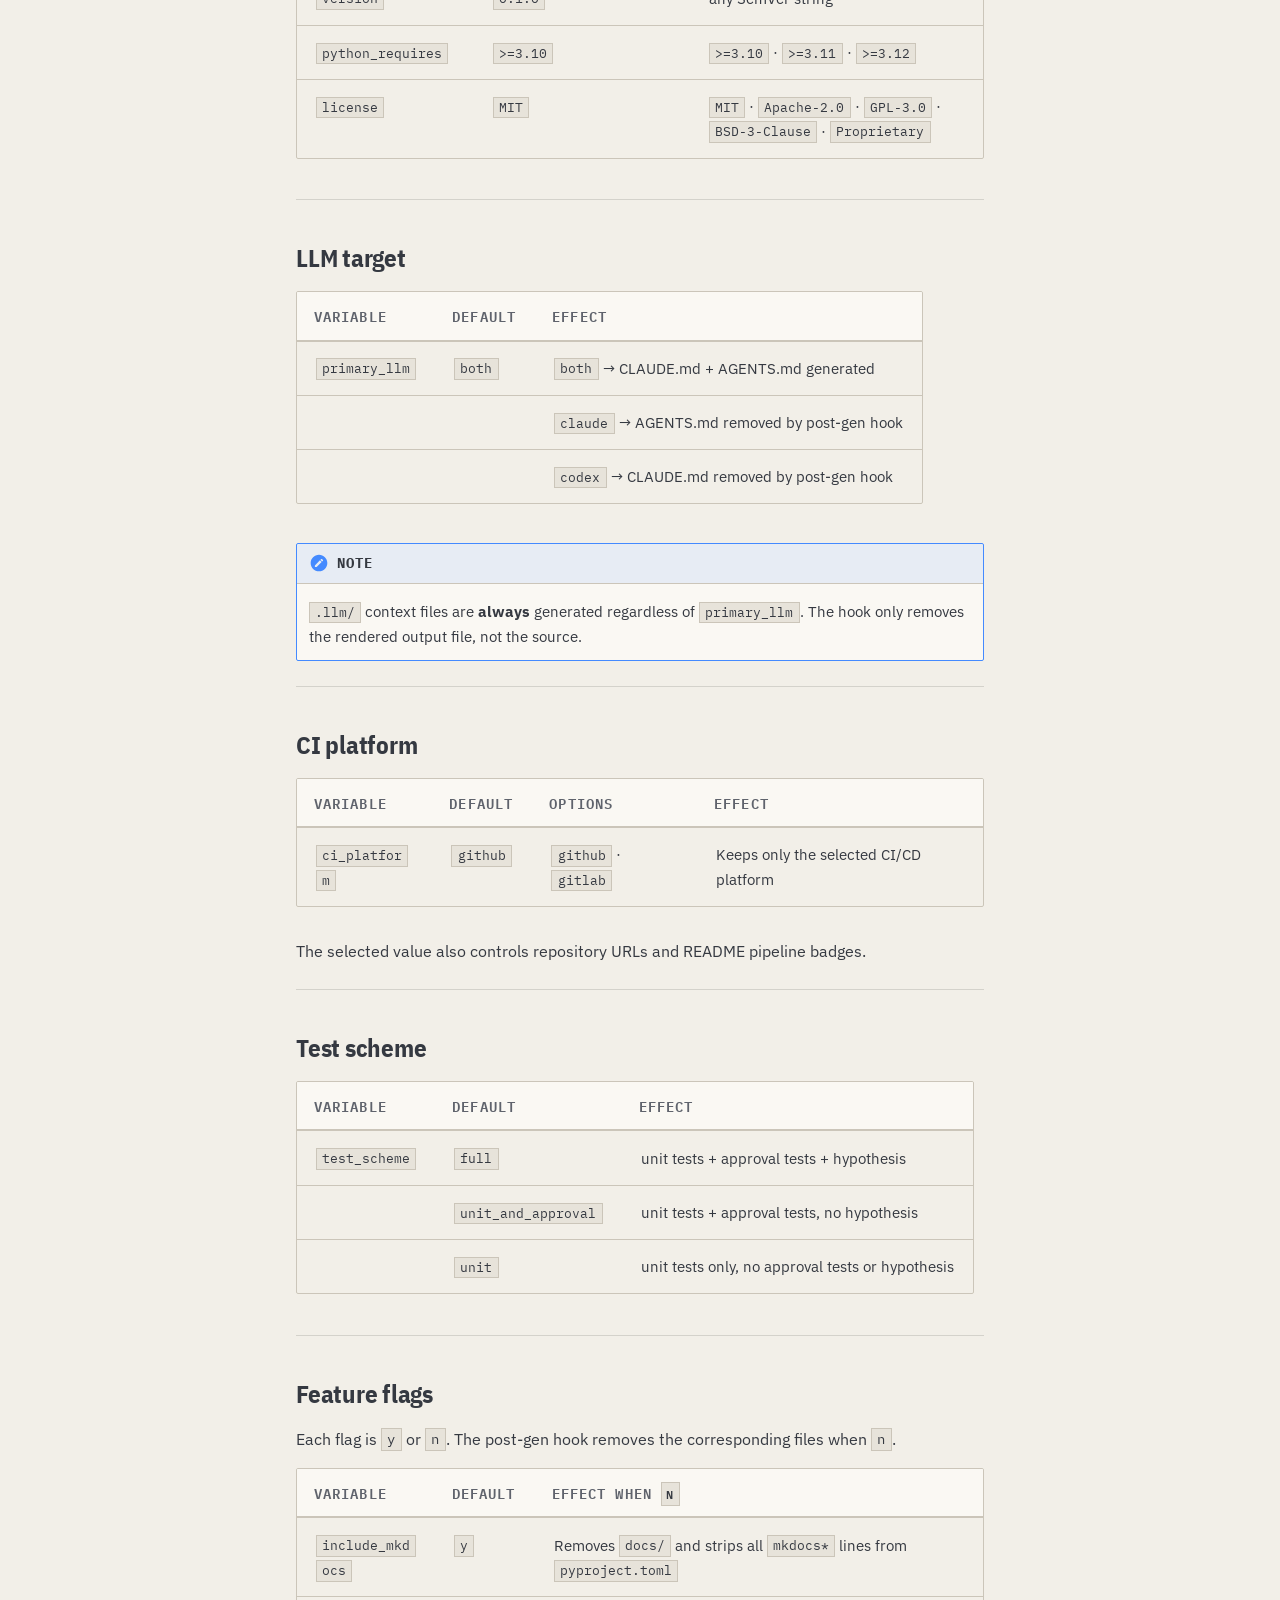
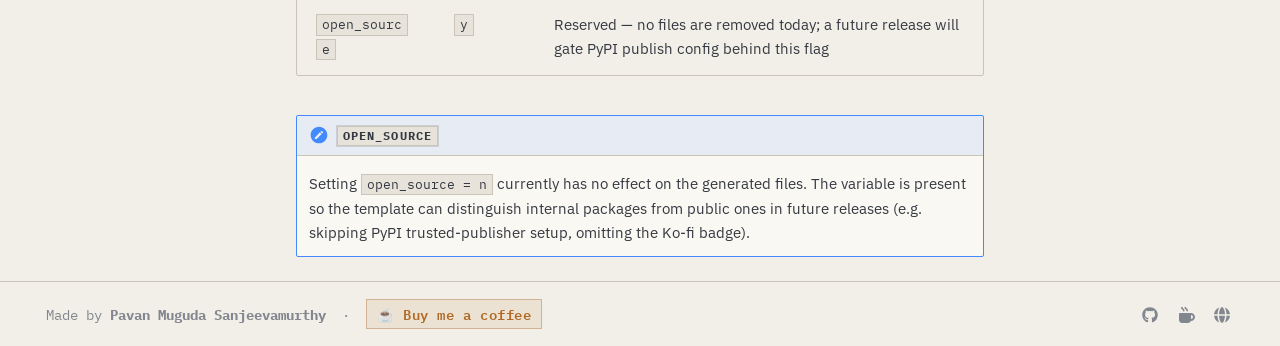
<file: variables/index.html>
<!doctype html>
<html lang="en" class="no-js">
  <head>
    
      <meta charset="utf-8">
      <meta name="viewport" content="width=device-width,initial-scale=1">
      
        <meta name="description" content="Production-minded EO/SAR Python package template with TDD workflows and LLM-ready context">
      
      
        <meta name="author" content="Pavan Muguda Sanjeevamurthy">
      
      
        <link rel="canonical" href="https://pmuguda.github.io/cookiecutter-eo-llm/variables/">
      
      
        <link rel="prev" href="../installation/">
      
      
        <link rel="next" href="../structure/">
      
      
        
      
      
      <link rel="icon" href="../assets/icon.svg">
      <meta name="generator" content="mkdocs-1.6.1, mkdocs-material-9.7.6">
    
    
      
        <title>Template Variables - cookiecutter-eo-llm</title>
      
    
    
      <link rel="stylesheet" href="../assets/stylesheets/main.484c7ddc.min.css">
      
        
        <link rel="stylesheet" href="../assets/stylesheets/palette.ab4e12ef.min.css">
      
      


    
    
      
    
    
      
        
        
        <link rel="preconnect" href="https://fonts.gstatic.com" crossorigin>
        <link rel="stylesheet" href="https://fonts.googleapis.com/css?family=IBM+Plex+Sans:300,300i,400,400i,700,700i%7CIBM+Plex+Mono:400,400i,700,700i&display=fallback">
        <style>:root{--md-text-font:"IBM Plex Sans";--md-code-font:"IBM Plex Mono"}</style>
      
    
    
      <link rel="stylesheet" href="../assets/style.css">
    
    <script>__md_scope=new URL("..",location),__md_hash=e=>[...e].reduce(((e,_)=>(e<<5)-e+_.charCodeAt(0)),0),__md_get=(e,_=localStorage,t=__md_scope)=>JSON.parse(_.getItem(t.pathname+"."+e)),__md_set=(e,_,t=localStorage,a=__md_scope)=>{try{t.setItem(a.pathname+"."+e,JSON.stringify(_))}catch(e){}}</script>
    
      

    
    
  </head>
  
  
    
    
      
    
    
    
    
    <body dir="ltr" data-md-color-scheme="slate" data-md-color-primary="black" data-md-color-accent="amber">
  
    
    <input class="md-toggle" data-md-toggle="drawer" type="checkbox" id="__drawer" autocomplete="off">
    <input class="md-toggle" data-md-toggle="search" type="checkbox" id="__search" autocomplete="off">
    <label class="md-overlay" for="__drawer"></label>
    <div data-md-component="skip">
      
        
        <a href="#template-variables" class="md-skip">
          Skip to content
        </a>
      
    </div>
    <div data-md-component="announce">
      
    </div>
    
    
      

<header class="md-header" data-md-component="header">
  <nav class="md-header__inner md-grid" aria-label="Header">
    <a href=".." title="cookiecutter-eo-llm" class="md-header__button md-logo" aria-label="cookiecutter-eo-llm" data-md-component="logo">
      
  <img src="../assets/icon.svg" alt="logo">

    </a>
    <label class="md-header__button md-icon" for="__drawer">
      
      <svg xmlns="http://www.w3.org/2000/svg" viewBox="0 0 24 24"><path d="M3 6h18v2H3zm0 5h18v2H3zm0 5h18v2H3z"/></svg>
    </label>
    <div class="md-header__title" data-md-component="header-title">
      <div class="md-header__ellipsis">
        <div class="md-header__topic">
          <span class="md-ellipsis">
            cookiecutter-eo-llm
          </span>
        </div>
        <div class="md-header__topic" data-md-component="header-topic">
          <span class="md-ellipsis">
            
              Template Variables
            
          </span>
        </div>
      </div>
    </div>
    
      
        <form class="md-header__option" data-md-component="palette">
  
    
    
    
    <input class="md-option" data-md-color-media="(prefers-color-scheme: dark)" data-md-color-scheme="slate" data-md-color-primary="black" data-md-color-accent="amber"  aria-label="Switch to paper mode"  type="radio" name="__palette" id="__palette_0">
    
      <label class="md-header__button md-icon" title="Switch to paper mode" for="__palette_1" hidden>
        <svg xmlns="http://www.w3.org/2000/svg" viewBox="0 0 24 24"><path d="m17.75 4.09-2.53 1.94.91 3.06-2.63-1.81-2.63 1.81.91-3.06-2.53-1.94L12.44 4l1.06-3 1.06 3zm3.5 6.91-1.64 1.25.59 1.98-1.7-1.17-1.7 1.17.59-1.98L15.75 11l2.06-.05L18.5 9l.69 1.95zm-2.28 4.95c.83-.08 1.72 1.1 1.19 1.85-.32.45-.66.87-1.08 1.27C15.17 23 8.84 23 4.94 19.07c-3.91-3.9-3.91-10.24 0-14.14.4-.4.82-.76 1.27-1.08.75-.53 1.93.36 1.85 1.19-.27 2.86.69 5.83 2.89 8.02a9.96 9.96 0 0 0 8.02 2.89m-1.64 2.02a12.08 12.08 0 0 1-7.8-3.47c-2.17-2.19-3.33-5-3.49-7.82-2.81 3.14-2.7 7.96.31 10.98 3.02 3.01 7.84 3.12 10.98.31"/></svg>
      </label>
    
  
    
    
    
    <input class="md-option" data-md-color-media="(prefers-color-scheme: light)" data-md-color-scheme="default" data-md-color-primary="white" data-md-color-accent="amber"  aria-label="Switch to dark mode"  type="radio" name="__palette" id="__palette_1">
    
      <label class="md-header__button md-icon" title="Switch to dark mode" for="__palette_0" hidden>
        <svg xmlns="http://www.w3.org/2000/svg" viewBox="0 0 24 24"><path d="M12 7a5 5 0 0 1 5 5 5 5 0 0 1-5 5 5 5 0 0 1-5-5 5 5 0 0 1 5-5m0 2a3 3 0 0 0-3 3 3 3 0 0 0 3 3 3 3 0 0 0 3-3 3 3 0 0 0-3-3m0-7 2.39 3.42C13.65 5.15 12.84 5 12 5s-1.65.15-2.39.42zM3.34 7l4.16-.35A7.2 7.2 0 0 0 5.94 8.5c-.44.74-.69 1.5-.83 2.29zm.02 10 1.76-3.77a7.131 7.131 0 0 0 2.38 4.14zM20.65 7l-1.77 3.79a7.02 7.02 0 0 0-2.38-4.15zm-.01 10-4.14.36c.59-.51 1.12-1.14 1.54-1.86.42-.73.69-1.5.83-2.29zM12 22l-2.41-3.44c.74.27 1.55.44 2.41.44.82 0 1.63-.17 2.37-.44z"/></svg>
      </label>
    
  
</form>
      
    
    
      <script>var palette=__md_get("__palette");if(palette&&palette.color){if("(prefers-color-scheme)"===palette.color.media){var media=matchMedia("(prefers-color-scheme: light)"),input=document.querySelector(media.matches?"[data-md-color-media='(prefers-color-scheme: light)']":"[data-md-color-media='(prefers-color-scheme: dark)']");palette.color.media=input.getAttribute("data-md-color-media"),palette.color.scheme=input.getAttribute("data-md-color-scheme"),palette.color.primary=input.getAttribute("data-md-color-primary"),palette.color.accent=input.getAttribute("data-md-color-accent")}for(var[key,value]of Object.entries(palette.color))document.body.setAttribute("data-md-color-"+key,value)}</script>
    
    
    
      
      
        <label class="md-header__button md-icon" for="__search">
          
          <svg xmlns="http://www.w3.org/2000/svg" viewBox="0 0 24 24"><path d="M9.5 3A6.5 6.5 0 0 1 16 9.5c0 1.61-.59 3.09-1.56 4.23l.27.27h.79l5 5-1.5 1.5-5-5v-.79l-.27-.27A6.52 6.52 0 0 1 9.5 16 6.5 6.5 0 0 1 3 9.5 6.5 6.5 0 0 1 9.5 3m0 2C7 5 5 7 5 9.5S7 14 9.5 14 14 12 14 9.5 12 5 9.5 5"/></svg>
        </label>
        <div class="md-search" data-md-component="search" role="dialog">
  <label class="md-search__overlay" for="__search"></label>
  <div class="md-search__inner" role="search">
    <form class="md-search__form" name="search">
      <input type="text" class="md-search__input" name="query" aria-label="Search" placeholder="Search" autocapitalize="off" autocorrect="off" autocomplete="off" spellcheck="false" data-md-component="search-query" required>
      <label class="md-search__icon md-icon" for="__search">
        
        <svg xmlns="http://www.w3.org/2000/svg" viewBox="0 0 24 24"><path d="M9.5 3A6.5 6.5 0 0 1 16 9.5c0 1.61-.59 3.09-1.56 4.23l.27.27h.79l5 5-1.5 1.5-5-5v-.79l-.27-.27A6.52 6.52 0 0 1 9.5 16 6.5 6.5 0 0 1 3 9.5 6.5 6.5 0 0 1 9.5 3m0 2C7 5 5 7 5 9.5S7 14 9.5 14 14 12 14 9.5 12 5 9.5 5"/></svg>
        
        <svg xmlns="http://www.w3.org/2000/svg" viewBox="0 0 24 24"><path d="M20 11v2H8l5.5 5.5-1.42 1.42L4.16 12l7.92-7.92L13.5 5.5 8 11z"/></svg>
      </label>
      <nav class="md-search__options" aria-label="Search">
        
        <button type="reset" class="md-search__icon md-icon" title="Clear" aria-label="Clear" tabindex="-1">
          
          <svg xmlns="http://www.w3.org/2000/svg" viewBox="0 0 24 24"><path d="M19 6.41 17.59 5 12 10.59 6.41 5 5 6.41 10.59 12 5 17.59 6.41 19 12 13.41 17.59 19 19 17.59 13.41 12z"/></svg>
        </button>
      </nav>
      
        <div class="md-search__suggest" data-md-component="search-suggest"></div>
      
    </form>
    <div class="md-search__output">
      <div class="md-search__scrollwrap" tabindex="0" data-md-scrollfix>
        <div class="md-search-result" data-md-component="search-result">
          <div class="md-search-result__meta">
            Initializing search
          </div>
          <ol class="md-search-result__list" role="presentation"></ol>
        </div>
      </div>
    </div>
  </div>
</div>
      
    
    
      <div class="md-header__source">
        <a href="https://github.com/pmuguda/cookiecutter-eo-llm" title="Go to repository" class="md-source" data-md-component="source">
  <div class="md-source__icon md-icon">
    
    <svg xmlns="http://www.w3.org/2000/svg" viewBox="0 0 512 512"><!--! Font Awesome Free 7.1.0 by @fontawesome - https://fontawesome.com License - https://fontawesome.com/license/free (Icons: CC BY 4.0, Fonts: SIL OFL 1.1, Code: MIT License) Copyright 2025 Fonticons, Inc.--><path d="M173.9 397.4c0 2-2.3 3.6-5.2 3.6-3.3.3-5.6-1.3-5.6-3.6 0-2 2.3-3.6 5.2-3.6 3-.3 5.6 1.3 5.6 3.6m-31.1-4.5c-.7 2 1.3 4.3 4.3 4.9 2.6 1 5.6 0 6.2-2s-1.3-4.3-4.3-5.2c-2.6-.7-5.5.3-6.2 2.3m44.2-1.7c-2.9.7-4.9 2.6-4.6 4.9.3 2 2.9 3.3 5.9 2.6 2.9-.7 4.9-2.6 4.6-4.6-.3-1.9-3-3.2-5.9-2.9M252.8 8C114.1 8 8 113.3 8 252c0 110.9 69.8 205.8 169.5 239.2 12.8 2.3 17.3-5.6 17.3-12.1 0-6.2-.3-40.4-.3-61.4 0 0-70 15-84.7-29.8 0 0-11.4-29.1-27.8-36.6 0 0-22.9-15.7 1.6-15.4 0 0 24.9 2 38.6 25.8 21.9 38.6 58.6 27.5 72.9 20.9 2.3-16 8.8-27.1 16-33.7-55.9-6.2-112.3-14.3-112.3-110.5 0-27.5 7.6-41.3 23.6-58.9-2.6-6.5-11.1-33.3 2.6-67.9 20.9-6.5 69 27 69 27 20-5.6 41.5-8.5 62.8-8.5s42.8 2.9 62.8 8.5c0 0 48.1-33.6 69-27 13.7 34.7 5.2 61.4 2.6 67.9 16 17.7 25.8 31.5 25.8 58.9 0 96.5-58.9 104.2-114.8 110.5 9.2 7.9 17 22.9 17 46.4 0 33.7-.3 75.4-.3 83.6 0 6.5 4.6 14.4 17.3 12.1C436.2 457.8 504 362.9 504 252 504 113.3 391.5 8 252.8 8M105.2 352.9c-1.3 1-1 3.3.7 5.2 1.6 1.6 3.9 2.3 5.2 1 1.3-1 1-3.3-.7-5.2-1.6-1.6-3.9-2.3-5.2-1m-10.8-8.1c-.7 1.3.3 2.9 2.3 3.9 1.6 1 3.6.7 4.3-.7.7-1.3-.3-2.9-2.3-3.9-2-.6-3.6-.3-4.3.7m32.4 35.6c-1.6 1.3-1 4.3 1.3 6.2 2.3 2.3 5.2 2.6 6.5 1 1.3-1.3.7-4.3-1.3-6.2-2.2-2.3-5.2-2.6-6.5-1m-11.4-14.7c-1.6 1-1.6 3.6 0 5.9s4.3 3.3 5.6 2.3c1.6-1.3 1.6-3.9 0-6.2-1.4-2.3-4-3.3-5.6-2"/></svg>
  </div>
  <div class="md-source__repository">
    pmuguda/cookiecutter-eo-llm
  </div>
</a>
      </div>
    
  </nav>
  
</header>
    
    <div class="md-container" data-md-component="container">
      
      
        
          
            
<nav class="md-tabs" aria-label="Tabs" data-md-component="tabs">
  <div class="md-grid">
    <ul class="md-tabs__list">
      
        
  
  
  
  
    <li class="md-tabs__item">
      <a href=".." class="md-tabs__link">
        
  
  
    
  
  Home

      </a>
    </li>
  

      
        
  
  
  
  
    
    
      <li class="md-tabs__item">
        <a href="../quickstart/" class="md-tabs__link">
          
  
  
  Getting Started

        </a>
      </li>
    
  

      
        
  
  
  
    
  
  
    
    
      <li class="md-tabs__item md-tabs__item--active">
        <a href="./" class="md-tabs__link">
          
  
  
  Reference

        </a>
      </li>
    
  

      
        
  
  
  
  
    
    
      <li class="md-tabs__item">
        <a href="../guides/add-workflow/" class="md-tabs__link">
          
  
  
  Guides

        </a>
      </li>
    
  

      
        
  
  
  
  
    <li class="md-tabs__item">
      <a href="../contributing/" class="md-tabs__link">
        
  
  
    
  
  Contributing

      </a>
    </li>
  

      
        
  
  
  
  
    <li class="md-tabs__item">
      <a href="../changelog/" class="md-tabs__link">
        
  
  
    
  
  Changelog

      </a>
    </li>
  

      
    </ul>
  </div>
</nav>
          
        
      
      <main class="md-main" data-md-component="main">
        <div class="md-main__inner md-grid">
          
            
              
              <div class="md-sidebar md-sidebar--primary" data-md-component="sidebar" data-md-type="navigation" >
                <div class="md-sidebar__scrollwrap">
                  <div class="md-sidebar__inner">
                    


  


<nav class="md-nav md-nav--primary md-nav--lifted" aria-label="Navigation" data-md-level="0">
  <label class="md-nav__title" for="__drawer">
    <a href=".." title="cookiecutter-eo-llm" class="md-nav__button md-logo" aria-label="cookiecutter-eo-llm" data-md-component="logo">
      
  <img src="../assets/icon.svg" alt="logo">

    </a>
    cookiecutter-eo-llm
  </label>
  
    <div class="md-nav__source">
      <a href="https://github.com/pmuguda/cookiecutter-eo-llm" title="Go to repository" class="md-source" data-md-component="source">
  <div class="md-source__icon md-icon">
    
    <svg xmlns="http://www.w3.org/2000/svg" viewBox="0 0 512 512"><!--! Font Awesome Free 7.1.0 by @fontawesome - https://fontawesome.com License - https://fontawesome.com/license/free (Icons: CC BY 4.0, Fonts: SIL OFL 1.1, Code: MIT License) Copyright 2025 Fonticons, Inc.--><path d="M173.9 397.4c0 2-2.3 3.6-5.2 3.6-3.3.3-5.6-1.3-5.6-3.6 0-2 2.3-3.6 5.2-3.6 3-.3 5.6 1.3 5.6 3.6m-31.1-4.5c-.7 2 1.3 4.3 4.3 4.9 2.6 1 5.6 0 6.2-2s-1.3-4.3-4.3-5.2c-2.6-.7-5.5.3-6.2 2.3m44.2-1.7c-2.9.7-4.9 2.6-4.6 4.9.3 2 2.9 3.3 5.9 2.6 2.9-.7 4.9-2.6 4.6-4.6-.3-1.9-3-3.2-5.9-2.9M252.8 8C114.1 8 8 113.3 8 252c0 110.9 69.8 205.8 169.5 239.2 12.8 2.3 17.3-5.6 17.3-12.1 0-6.2-.3-40.4-.3-61.4 0 0-70 15-84.7-29.8 0 0-11.4-29.1-27.8-36.6 0 0-22.9-15.7 1.6-15.4 0 0 24.9 2 38.6 25.8 21.9 38.6 58.6 27.5 72.9 20.9 2.3-16 8.8-27.1 16-33.7-55.9-6.2-112.3-14.3-112.3-110.5 0-27.5 7.6-41.3 23.6-58.9-2.6-6.5-11.1-33.3 2.6-67.9 20.9-6.5 69 27 69 27 20-5.6 41.5-8.5 62.8-8.5s42.8 2.9 62.8 8.5c0 0 48.1-33.6 69-27 13.7 34.7 5.2 61.4 2.6 67.9 16 17.7 25.8 31.5 25.8 58.9 0 96.5-58.9 104.2-114.8 110.5 9.2 7.9 17 22.9 17 46.4 0 33.7-.3 75.4-.3 83.6 0 6.5 4.6 14.4 17.3 12.1C436.2 457.8 504 362.9 504 252 504 113.3 391.5 8 252.8 8M105.2 352.9c-1.3 1-1 3.3.7 5.2 1.6 1.6 3.9 2.3 5.2 1 1.3-1 1-3.3-.7-5.2-1.6-1.6-3.9-2.3-5.2-1m-10.8-8.1c-.7 1.3.3 2.9 2.3 3.9 1.6 1 3.6.7 4.3-.7.7-1.3-.3-2.9-2.3-3.9-2-.6-3.6-.3-4.3.7m32.4 35.6c-1.6 1.3-1 4.3 1.3 6.2 2.3 2.3 5.2 2.6 6.5 1 1.3-1.3.7-4.3-1.3-6.2-2.2-2.3-5.2-2.6-6.5-1m-11.4-14.7c-1.6 1-1.6 3.6 0 5.9s4.3 3.3 5.6 2.3c1.6-1.3 1.6-3.9 0-6.2-1.4-2.3-4-3.3-5.6-2"/></svg>
  </div>
  <div class="md-source__repository">
    pmuguda/cookiecutter-eo-llm
  </div>
</a>
    </div>
  
  <ul class="md-nav__list" data-md-scrollfix>
    
      
      
  
  
  
  
    <li class="md-nav__item">
      <a href=".." class="md-nav__link">
        
  
  
  <span class="md-ellipsis">
    
  
    Home
  

    
  </span>
  
  

      </a>
    </li>
  

    
      
      
  
  
  
  
    
    
    
    
      
      
        
      
    
    
    <li class="md-nav__item md-nav__item--nested">
      
        
        
        <input class="md-nav__toggle md-toggle " type="checkbox" id="__nav_2" >
        
          
          <label class="md-nav__link" for="__nav_2" id="__nav_2_label" tabindex="0">
            
  
  
  <span class="md-ellipsis">
    
  
    Getting Started
  

    
  </span>
  
  

            <span class="md-nav__icon md-icon"></span>
          </label>
        
        <nav class="md-nav" data-md-level="1" aria-labelledby="__nav_2_label" aria-expanded="false">
          <label class="md-nav__title" for="__nav_2">
            <span class="md-nav__icon md-icon"></span>
            
  
    Getting Started
  

          </label>
          <ul class="md-nav__list" data-md-scrollfix>
            
              
                
  
  
  
  
    <li class="md-nav__item">
      <a href="../quickstart/" class="md-nav__link">
        
  
  
  <span class="md-ellipsis">
    
  
    Quickstart
  

    
  </span>
  
  

      </a>
    </li>
  

              
            
              
                
  
  
  
  
    <li class="md-nav__item">
      <a href="../installation/" class="md-nav__link">
        
  
  
  <span class="md-ellipsis">
    
  
    Installation
  

    
  </span>
  
  

      </a>
    </li>
  

              
            
          </ul>
        </nav>
      
    </li>
  

    
      
      
  
  
    
  
  
  
    
    
    
    
      
        
        
      
      
        
      
    
    
    <li class="md-nav__item md-nav__item--active md-nav__item--section md-nav__item--nested">
      
        
        
        <input class="md-nav__toggle md-toggle " type="checkbox" id="__nav_3" checked>
        
          
          <label class="md-nav__link" for="__nav_3" id="__nav_3_label" tabindex="">
            
  
  
  <span class="md-ellipsis">
    
  
    Reference
  

    
  </span>
  
  

            <span class="md-nav__icon md-icon"></span>
          </label>
        
        <nav class="md-nav" data-md-level="1" aria-labelledby="__nav_3_label" aria-expanded="true">
          <label class="md-nav__title" for="__nav_3">
            <span class="md-nav__icon md-icon"></span>
            
  
    Reference
  

          </label>
          <ul class="md-nav__list" data-md-scrollfix>
            
              
                
  
  
    
  
  
  
    <li class="md-nav__item md-nav__item--active">
      
      <input class="md-nav__toggle md-toggle" type="checkbox" id="__toc">
      
      
        
      
      
        <label class="md-nav__link md-nav__link--active" for="__toc">
          
  
  
  <span class="md-ellipsis">
    
  
    Template Variables
  

    
  </span>
  
  

          <span class="md-nav__icon md-icon"></span>
        </label>
      
      <a href="./" class="md-nav__link md-nav__link--active">
        
  
  
  <span class="md-ellipsis">
    
  
    Template Variables
  

    
  </span>
  
  

      </a>
      
        

<nav class="md-nav md-nav--secondary" aria-label="Table of contents">
  
  
  
    
  
  
    <label class="md-nav__title" for="__toc">
      <span class="md-nav__icon md-icon"></span>
      Table of contents
    </label>
    <ul class="md-nav__list" data-md-component="toc" data-md-scrollfix>
      
        <li class="md-nav__item">
  <a href="#identity" class="md-nav__link">
    <span class="md-ellipsis">
      
        Identity
      
    </span>
  </a>
  
</li>
      
        <li class="md-nav__item">
  <a href="#naming" class="md-nav__link">
    <span class="md-ellipsis">
      
        Naming
      
    </span>
  </a>
  
</li>
      
        <li class="md-nav__item">
  <a href="#package-metadata" class="md-nav__link">
    <span class="md-ellipsis">
      
        Package metadata
      
    </span>
  </a>
  
</li>
      
        <li class="md-nav__item">
  <a href="#llm-target" class="md-nav__link">
    <span class="md-ellipsis">
      
        LLM target
      
    </span>
  </a>
  
</li>
      
        <li class="md-nav__item">
  <a href="#ci-platform" class="md-nav__link">
    <span class="md-ellipsis">
      
        CI platform
      
    </span>
  </a>
  
</li>
      
        <li class="md-nav__item">
  <a href="#test-scheme" class="md-nav__link">
    <span class="md-ellipsis">
      
        Test scheme
      
    </span>
  </a>
  
</li>
      
        <li class="md-nav__item">
  <a href="#feature-flags" class="md-nav__link">
    <span class="md-ellipsis">
      
        Feature flags
      
    </span>
  </a>
  
</li>
      
    </ul>
  
</nav>
      
    </li>
  

              
            
              
                
  
  
  
  
    <li class="md-nav__item">
      <a href="../structure/" class="md-nav__link">
        
  
  
  <span class="md-ellipsis">
    
  
    Generated Structure
  

    
  </span>
  
  

      </a>
    </li>
  

              
            
              
                
  
  
  
  
    <li class="md-nav__item">
      <a href="../hooks/" class="md-nav__link">
        
  
  
  <span class="md-ellipsis">
    
  
    Hooks
  

    
  </span>
  
  

      </a>
    </li>
  

              
            
          </ul>
        </nav>
      
    </li>
  

    
      
      
  
  
  
  
    
    
    
    
      
      
        
      
    
    
    <li class="md-nav__item md-nav__item--nested">
      
        
        
        <input class="md-nav__toggle md-toggle " type="checkbox" id="__nav_4" >
        
          
          <label class="md-nav__link" for="__nav_4" id="__nav_4_label" tabindex="0">
            
  
  
  <span class="md-ellipsis">
    
  
    Guides
  

    
  </span>
  
  

            <span class="md-nav__icon md-icon"></span>
          </label>
        
        <nav class="md-nav" data-md-level="1" aria-labelledby="__nav_4_label" aria-expanded="false">
          <label class="md-nav__title" for="__nav_4">
            <span class="md-nav__icon md-icon"></span>
            
  
    Guides
  

          </label>
          <ul class="md-nav__list" data-md-scrollfix>
            
              
                
  
  
  
  
    <li class="md-nav__item">
      <a href="../guides/add-workflow/" class="md-nav__link">
        
  
  
  <span class="md-ellipsis">
    
  
    Implementing Your Workflow
  

    
  </span>
  
  

      </a>
    </li>
  

              
            
              
                
  
  
  
  
    <li class="md-nav__item">
      <a href="../guides/config-design/" class="md-nav__link">
        
  
  
  <span class="md-ellipsis">
    
  
    Config Model Design
  

    
  </span>
  
  

      </a>
    </li>
  

              
            
              
                
  
  
  
  
    <li class="md-nav__item">
      <a href="../guides/llm-context/" class="md-nav__link">
        
  
  
  <span class="md-ellipsis">
    
  
    LLM Context Files
  

    
  </span>
  
  

      </a>
    </li>
  

              
            
              
                
  
  
  
  
    <li class="md-nav__item">
      <a href="../guides/cicd/" class="md-nav__link">
        
  
  
  <span class="md-ellipsis">
    
  
    CI/CD
  

    
  </span>
  
  

      </a>
    </li>
  

              
            
          </ul>
        </nav>
      
    </li>
  

    
      
      
  
  
  
  
    <li class="md-nav__item">
      <a href="../contributing/" class="md-nav__link">
        
  
  
  <span class="md-ellipsis">
    
  
    Contributing
  

    
  </span>
  
  

      </a>
    </li>
  

    
      
      
  
  
  
  
    <li class="md-nav__item">
      <a href="../changelog/" class="md-nav__link">
        
  
  
  <span class="md-ellipsis">
    
  
    Changelog
  

    
  </span>
  
  

      </a>
    </li>
  

    
  </ul>
</nav>
                  </div>
                </div>
              </div>
            
            
              
              <div class="md-sidebar md-sidebar--secondary" data-md-component="sidebar" data-md-type="toc" >
                <div class="md-sidebar__scrollwrap">
                  <div class="md-sidebar__inner">
                    

<nav class="md-nav md-nav--secondary" aria-label="Table of contents">
  
  
  
    
  
  
    <label class="md-nav__title" for="__toc">
      <span class="md-nav__icon md-icon"></span>
      Table of contents
    </label>
    <ul class="md-nav__list" data-md-component="toc" data-md-scrollfix>
      
        <li class="md-nav__item">
  <a href="#identity" class="md-nav__link">
    <span class="md-ellipsis">
      
        Identity
      
    </span>
  </a>
  
</li>
      
        <li class="md-nav__item">
  <a href="#naming" class="md-nav__link">
    <span class="md-ellipsis">
      
        Naming
      
    </span>
  </a>
  
</li>
      
        <li class="md-nav__item">
  <a href="#package-metadata" class="md-nav__link">
    <span class="md-ellipsis">
      
        Package metadata
      
    </span>
  </a>
  
</li>
      
        <li class="md-nav__item">
  <a href="#llm-target" class="md-nav__link">
    <span class="md-ellipsis">
      
        LLM target
      
    </span>
  </a>
  
</li>
      
        <li class="md-nav__item">
  <a href="#ci-platform" class="md-nav__link">
    <span class="md-ellipsis">
      
        CI platform
      
    </span>
  </a>
  
</li>
      
        <li class="md-nav__item">
  <a href="#test-scheme" class="md-nav__link">
    <span class="md-ellipsis">
      
        Test scheme
      
    </span>
  </a>
  
</li>
      
        <li class="md-nav__item">
  <a href="#feature-flags" class="md-nav__link">
    <span class="md-ellipsis">
      
        Feature flags
      
    </span>
  </a>
  
</li>
      
    </ul>
  
</nav>
                  </div>
                </div>
              </div>
            
          
          
            <div class="md-content" data-md-component="content">
              
              <article class="md-content__inner md-typeset">
                
                  


  
    <a href="https://github.com/pmuguda/cookiecutter-eo-llm/edit/main/docs/variables.md" title="Edit this page" class="md-content__button md-icon" rel="edit">
      
      <svg xmlns="http://www.w3.org/2000/svg" viewBox="0 0 24 24"><path d="M10 20H6V4h7v5h5v3.1l2-2V8l-6-6H6c-1.1 0-2 .9-2 2v16c0 1.1.9 2 2 2h4zm10.2-7c.1 0 .3.1.4.2l1.3 1.3c.2.2.2.6 0 .8l-1 1-2.1-2.1 1-1c.1-.1.2-.2.4-.2m0 3.9L14.1 23H12v-2.1l6.1-6.1z"/></svg>
    </a>
  
  


<h1 id="template-variables">Template Variables</h1>
<p>All variables are defined in <code>cookiecutter.json</code>. Each maps to a Jinja2 expression available across every template file.</p>
<hr />
<h2 id="identity">Identity</h2>
<table>
<thead>
<tr>
<th>Variable</th>
<th>Default</th>
<th>Example</th>
<th>Used in</th>
</tr>
</thead>
<tbody>
<tr>
<td><code>full_name</code></td>
<td><code>Chuck Norris</code></td>
<td><code>Ada Lovelace</code></td>
<td><code>pyproject.toml</code>, <code>CLAUDE.md</code>, <code>AGENTS.md</code></td>
</tr>
<tr>
<td><code>email</code></td>
<td><code>chuck@example.com</code></td>
<td><code>ada@example.com</code></td>
<td><code>pyproject.toml</code>, <code>.llm/context.md</code></td>
</tr>
<tr>
<td><code>repository_owner</code></td>
<td><code>chucknorris</code></td>
<td><code>alovelace</code></td>
<td><code>pyproject.toml</code>, README badges, CI URLs</td>
</tr>
</tbody>
</table>
<hr />
<h2 id="naming">Naming</h2>
<table>
<thead>
<tr>
<th>Variable</th>
<th>Derived from</th>
<th>Convention</th>
<th>Example</th>
</tr>
</thead>
<tbody>
<tr>
<td><code>project_name</code></td>
<td>user input</td>
<td>Title case</td>
<td><code>SAR Coherence Processor</code></td>
</tr>
<tr>
<td><code>project_dir</code></td>
<td><code>project_name</code> auto-derived</td>
<td><strong>kebab-case</strong></td>
<td><code>sar-coherence-processor</code></td>
</tr>
<tr>
<td><code>project_slug</code></td>
<td><code>project_name</code> auto-derived</td>
<td><strong>snake_case</strong></td>
<td><code>sar_coherence_processor</code></td>
</tr>
</tbody>
</table>
<div class="admonition important">
<p class="admonition-title">Two variables, two purposes</p>
<p><code>project_dir</code> is used for: the root folder, GitHub repo name, PyPI package name, CLI command.<br />
<code>project_slug</code> is used for: the importable Python package, <code>src/</code> subfolder, all import statements.</p>
<p>These are derived automatically — you only type <code>project_name</code> once.</p>
</div>
<hr />
<h2 id="package-metadata">Package metadata</h2>
<table>
<thead>
<tr>
<th>Variable</th>
<th>Default</th>
<th>Options</th>
</tr>
</thead>
<tbody>
<tr>
<td><code>project_short_description</code></td>
<td><code>An Earth Observation Python package.</code></td>
<td>free text</td>
</tr>
<tr>
<td><code>version</code></td>
<td><code>0.1.0</code></td>
<td>any SemVer string</td>
</tr>
<tr>
<td><code>python_requires</code></td>
<td><code>&gt;=3.10</code></td>
<td><code>&gt;=3.10</code> · <code>&gt;=3.11</code> · <code>&gt;=3.12</code></td>
</tr>
<tr>
<td><code>license</code></td>
<td><code>MIT</code></td>
<td><code>MIT</code> · <code>Apache-2.0</code> · <code>GPL-3.0</code> · <code>BSD-3-Clause</code> · <code>Proprietary</code></td>
</tr>
</tbody>
</table>
<hr />
<h2 id="llm-target">LLM target</h2>
<table>
<thead>
<tr>
<th>Variable</th>
<th>Default</th>
<th>Effect</th>
</tr>
</thead>
<tbody>
<tr>
<td><code>primary_llm</code></td>
<td><code>both</code></td>
<td><code>both</code> → CLAUDE.md + AGENTS.md generated</td>
</tr>
<tr>
<td></td>
<td></td>
<td><code>claude</code> → AGENTS.md removed by post-gen hook</td>
</tr>
<tr>
<td></td>
<td></td>
<td><code>codex</code> → CLAUDE.md removed by post-gen hook</td>
</tr>
</tbody>
</table>
<div class="admonition note">
<p class="admonition-title">Note</p>
<p><code>.llm/</code> context files are <strong>always</strong> generated regardless of <code>primary_llm</code>.
The hook only removes the rendered output file, not the source.</p>
</div>
<hr />
<h2 id="ci-platform">CI platform</h2>
<table>
<thead>
<tr>
<th>Variable</th>
<th>Default</th>
<th>Options</th>
<th>Effect</th>
</tr>
</thead>
<tbody>
<tr>
<td><code>ci_platform</code></td>
<td><code>github</code></td>
<td><code>github</code> · <code>gitlab</code></td>
<td>Keeps only the selected CI/CD platform</td>
</tr>
</tbody>
</table>
<p>The selected value also controls repository URLs and README pipeline badges.</p>
<hr />
<h2 id="test-scheme">Test scheme</h2>
<table>
<thead>
<tr>
<th>Variable</th>
<th>Default</th>
<th>Effect</th>
</tr>
</thead>
<tbody>
<tr>
<td><code>test_scheme</code></td>
<td><code>full</code></td>
<td>unit tests + approval tests + hypothesis</td>
</tr>
<tr>
<td></td>
<td><code>unit_and_approval</code></td>
<td>unit tests + approval tests, no hypothesis</td>
</tr>
<tr>
<td></td>
<td><code>unit</code></td>
<td>unit tests only, no approval tests or hypothesis</td>
</tr>
</tbody>
</table>
<hr />
<h2 id="feature-flags">Feature flags</h2>
<p>Each flag is <code>y</code> or <code>n</code>. The post-gen hook removes the corresponding files when <code>n</code>.</p>
<table>
<thead>
<tr>
<th>Variable</th>
<th>Default</th>
<th>Effect when <code>n</code></th>
</tr>
</thead>
<tbody>
<tr>
<td><code>include_mkdocs</code></td>
<td><code>y</code></td>
<td>Removes <code>docs/</code> and strips all <code>mkdocs*</code> lines from <code>pyproject.toml</code></td>
</tr>
<tr>
<td><code>open_source</code></td>
<td><code>y</code></td>
<td>Reserved — no files are removed today; a future release will gate PyPI publish config behind this flag</td>
</tr>
</tbody>
</table>
<div class="admonition note">
<p class="admonition-title"><code>open_source</code></p>
<p>Setting <code>open_source = n</code> currently has no effect on the generated files.
The variable is present so the template can distinguish internal packages
from public ones in future releases (e.g. skipping PyPI trusted-publisher
setup, omitting the Ko-fi badge).</p>
</div>












                
              </article>
            </div>
          
          
<script>var target=document.getElementById(location.hash.slice(1));target&&target.name&&(target.checked=target.name.startsWith("__tabbed_"))</script>
        </div>
        
          <button type="button" class="md-top md-icon" data-md-component="top" hidden>
  
  <svg xmlns="http://www.w3.org/2000/svg" viewBox="0 0 24 24"><path d="M13 20h-2V8l-5.5 5.5-1.42-1.42L12 4.16l7.92 7.92-1.42 1.42L13 8z"/></svg>
  Back to top
</button>
        
      </main>
      
        <footer class="md-footer">
  
  <div class="md-footer-meta md-typeset">
    <div class="md-footer-meta__inner md-grid">
      
<div class="md-copyright">
  <div class="md-copyright__highlight">
    Made by <a class="gradient-text" href="https://pmuguda.github.io" target="_blank" rel="noopener">Pavan Muguda Sanjeevamurthy</a> &nbsp;·&nbsp; <a class="kofi-link" href="https://ko-fi.com/pavan_muguda" target="_blank" rel="noopener">☕ Buy me a coffee</a>

  </div>
</div>

      
        
<div class="md-social">
  
    
    
    
    
    <a href="https://github.com/pmuguda/cookiecutter-eo-llm" target="_blank" rel="noopener" title="GitHub" class="md-social__link">
      <svg xmlns="http://www.w3.org/2000/svg" viewBox="0 0 512 512"><!--! Font Awesome Free 7.1.0 by @fontawesome - https://fontawesome.com License - https://fontawesome.com/license/free (Icons: CC BY 4.0, Fonts: SIL OFL 1.1, Code: MIT License) Copyright 2025 Fonticons, Inc.--><path d="M173.9 397.4c0 2-2.3 3.6-5.2 3.6-3.3.3-5.6-1.3-5.6-3.6 0-2 2.3-3.6 5.2-3.6 3-.3 5.6 1.3 5.6 3.6m-31.1-4.5c-.7 2 1.3 4.3 4.3 4.9 2.6 1 5.6 0 6.2-2s-1.3-4.3-4.3-5.2c-2.6-.7-5.5.3-6.2 2.3m44.2-1.7c-2.9.7-4.9 2.6-4.6 4.9.3 2 2.9 3.3 5.9 2.6 2.9-.7 4.9-2.6 4.6-4.6-.3-1.9-3-3.2-5.9-2.9M252.8 8C114.1 8 8 113.3 8 252c0 110.9 69.8 205.8 169.5 239.2 12.8 2.3 17.3-5.6 17.3-12.1 0-6.2-.3-40.4-.3-61.4 0 0-70 15-84.7-29.8 0 0-11.4-29.1-27.8-36.6 0 0-22.9-15.7 1.6-15.4 0 0 24.9 2 38.6 25.8 21.9 38.6 58.6 27.5 72.9 20.9 2.3-16 8.8-27.1 16-33.7-55.9-6.2-112.3-14.3-112.3-110.5 0-27.5 7.6-41.3 23.6-58.9-2.6-6.5-11.1-33.3 2.6-67.9 20.9-6.5 69 27 69 27 20-5.6 41.5-8.5 62.8-8.5s42.8 2.9 62.8 8.5c0 0 48.1-33.6 69-27 13.7 34.7 5.2 61.4 2.6 67.9 16 17.7 25.8 31.5 25.8 58.9 0 96.5-58.9 104.2-114.8 110.5 9.2 7.9 17 22.9 17 46.4 0 33.7-.3 75.4-.3 83.6 0 6.5 4.6 14.4 17.3 12.1C436.2 457.8 504 362.9 504 252 504 113.3 391.5 8 252.8 8M105.2 352.9c-1.3 1-1 3.3.7 5.2 1.6 1.6 3.9 2.3 5.2 1 1.3-1 1-3.3-.7-5.2-1.6-1.6-3.9-2.3-5.2-1m-10.8-8.1c-.7 1.3.3 2.9 2.3 3.9 1.6 1 3.6.7 4.3-.7.7-1.3-.3-2.9-2.3-3.9-2-.6-3.6-.3-4.3.7m32.4 35.6c-1.6 1.3-1 4.3 1.3 6.2 2.3 2.3 5.2 2.6 6.5 1 1.3-1.3.7-4.3-1.3-6.2-2.2-2.3-5.2-2.6-6.5-1m-11.4-14.7c-1.6 1-1.6 3.6 0 5.9s4.3 3.3 5.6 2.3c1.6-1.3 1.6-3.9 0-6.2-1.4-2.3-4-3.3-5.6-2"/></svg>
    </a>
  
    
    
    
    
    <a href="https://ko-fi.com/pavan_muguda" target="_blank" rel="noopener" title="Buy me a coffee" class="md-social__link">
      <svg xmlns="http://www.w3.org/2000/svg" viewBox="0 0 576 512"><!--! Font Awesome Free 7.1.0 by @fontawesome - https://fontawesome.com License - https://fontawesome.com/license/free (Icons: CC BY 4.0, Fonts: SIL OFL 1.1, Code: MIT License) Copyright 2025 Fonticons, Inc.--><path d="M152-16c-13.3 0-24 10.7-24 24 0 38.9 23.4 59.4 39.1 73.1l1.1 1C184.5 96.4 192 103.9 192 120c0 13.3 10.7 24 24 24s24-10.7 24-24c0-38.9-23.4-59.4-39.1-73.1l-1.1-1C183.5 31.7 176 24.1 176 8c0-13.3-10.7-24-24-24M96 192c-17.7 0-32 14.3-32 32v192c0 53 43 96 96 96h192c41.8 0 77.4-26.7 90.5-64h5.5c70.7 0 128-57.3 128-128s-57.3-128-128-128zm352 192V256c35.3 0 64 28.7 64 64s-28.7 64-64 64M288 8c0-13.3-10.7-24-24-24S240-5.3 240 8c0 38.9 23.4 59.4 39.1 73.1l1.1 1C296.5 96.4 304 103.9 304 120c0 13.3 10.7 24 24 24s24-10.7 24-24c0-38.9-23.4-59.4-39.1-73.1l-1.1-1C295.5 31.7 288 24.1 288 8"/></svg>
    </a>
  
    
    
    
    
    <a href="https://pmuguda.github.io" target="_blank" rel="noopener" title="Portfolio" class="md-social__link">
      <svg xmlns="http://www.w3.org/2000/svg" viewBox="0 0 512 512"><!--! Font Awesome Free 7.1.0 by @fontawesome - https://fontawesome.com License - https://fontawesome.com/license/free (Icons: CC BY 4.0, Fonts: SIL OFL 1.1, Code: MIT License) Copyright 2025 Fonticons, Inc.--><path d="M351.9 280H161c2.9 64.5 17.2 123.9 37.5 167.4 11.4 24.5 23.7 41.8 35.1 52.4 11.2 10.5 18.9 12.2 22.9 12.2s11.7-1.7 22.9-12.2c11.4-10.6 23.7-28 35.1-52.4 20.3-43.5 34.6-102.9 37.5-167.4zm-191-48h190.9c-2.8-64.5-17.1-123.9-37.4-167.4-11.4-24.4-23.7-41.8-35.1-52.4C268.1 1.7 260.4 0 256.4 0s-11.7 1.7-22.9 12.2c-11.4 10.6-23.7 28-35.1 52.4-20.3 43.5-34.6 102.9-37.5 167.4m-48 0c3.5-85.6 25.6-165.1 57.9-217.3C78.7 47.3 10.9 131.2 1.5 232zM1.5 280c9.4 100.8 77.2 184.7 169.3 217.3-32.3-52.2-54.4-131.7-57.9-217.3zm398.4 0c-3.5 85.6-25.6 165.1-57.9 217.3 92.1-32.7 159.9-116.5 169.3-217.3zm111.4-48C501.9 131.2 434.1 47.3 342 14.7c32.3 52.2 54.4 131.7 57.9 217.3z"/></svg>
    </a>
  
</div>
      
    </div>
  </div>
</footer>
      
    </div>
    <div class="md-dialog" data-md-component="dialog">
      <div class="md-dialog__inner md-typeset"></div>
    </div>
    
    
    
      
      
      <script id="__config" type="application/json">{"annotate": null, "base": "..", "features": ["navigation.tabs", "navigation.sections", "navigation.top", "navigation.instant", "search.highlight", "search.suggest", "content.code.copy", "content.action.edit"], "search": "../assets/javascripts/workers/search.2c215733.min.js", "tags": null, "translations": {"clipboard.copied": "Copied to clipboard", "clipboard.copy": "Copy to clipboard", "search.result.more.one": "1 more on this page", "search.result.more.other": "# more on this page", "search.result.none": "No matching documents", "search.result.one": "1 matching document", "search.result.other": "# matching documents", "search.result.placeholder": "Type to start searching", "search.result.term.missing": "Missing", "select.version": "Select version"}, "version": null}</script>
    
    
      <script src="../assets/javascripts/bundle.79ae519e.min.js"></script>
      
    
  </body>
</html>
</file>
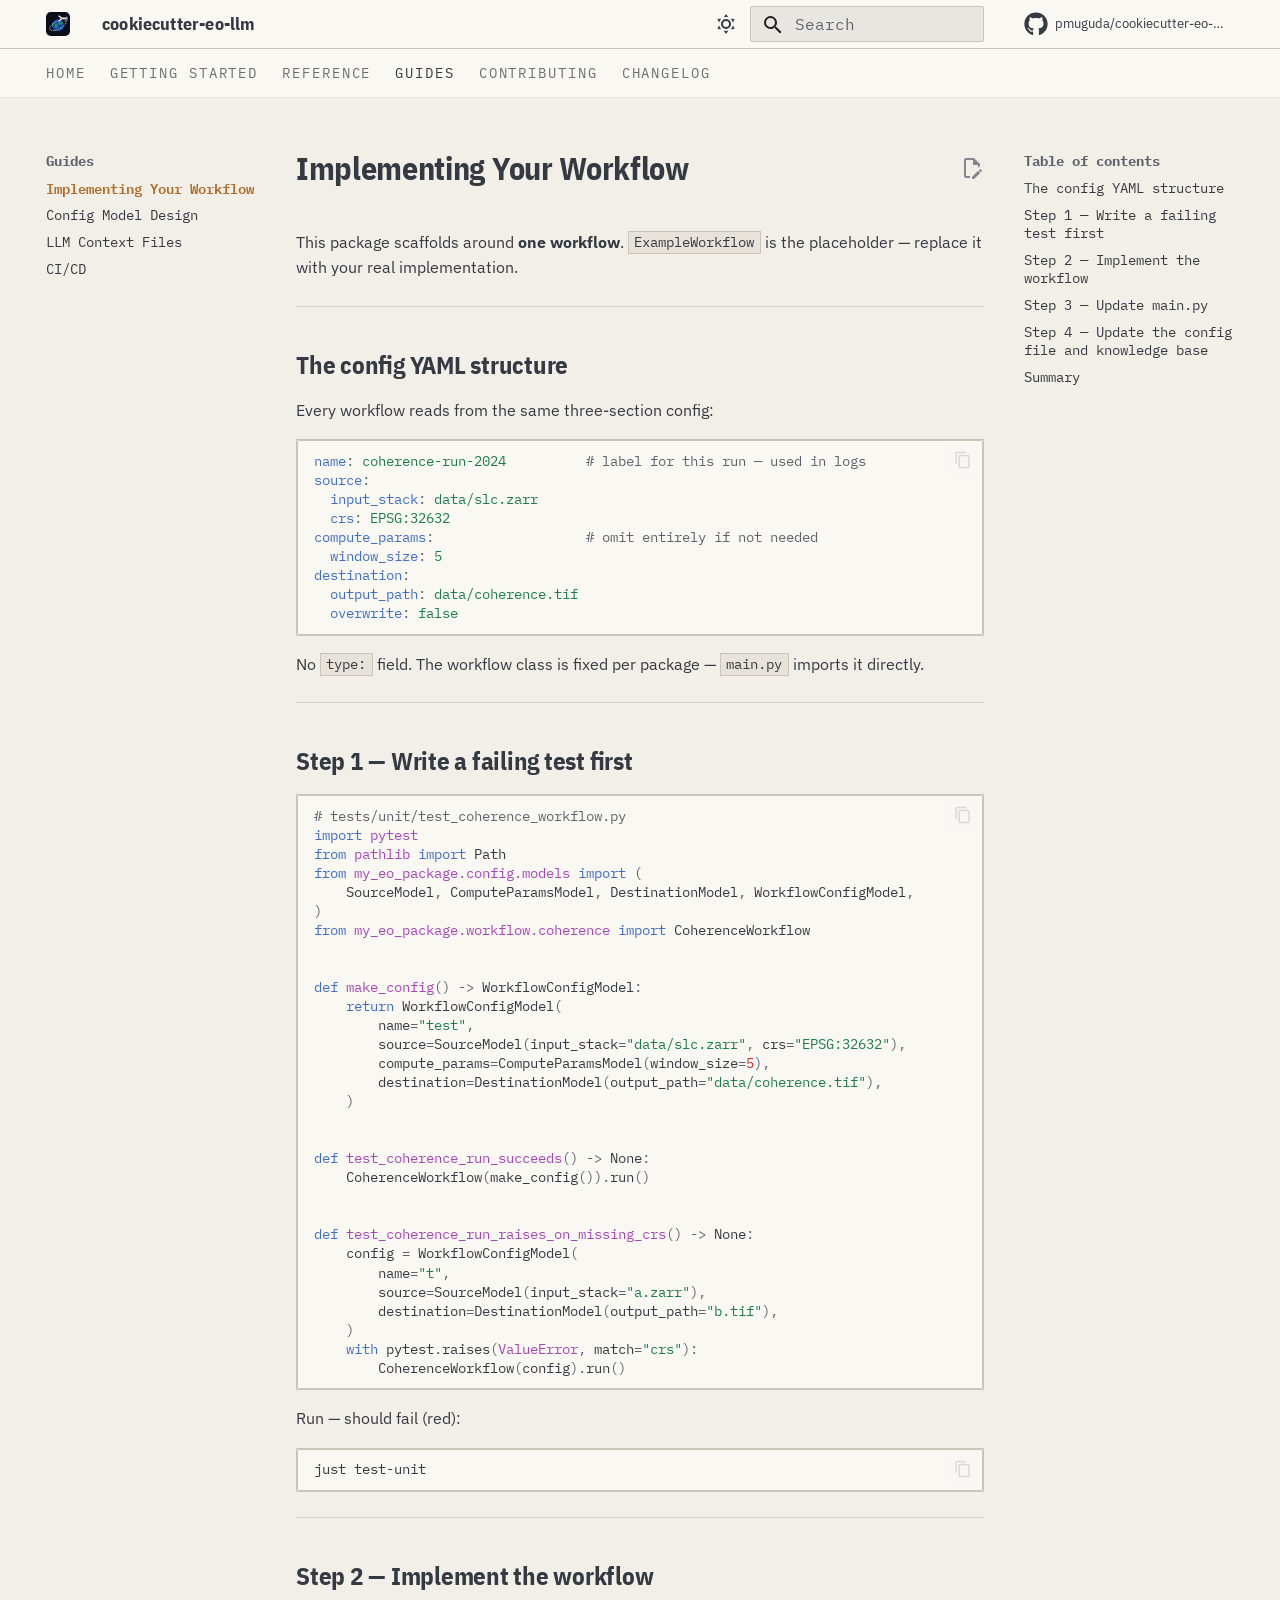
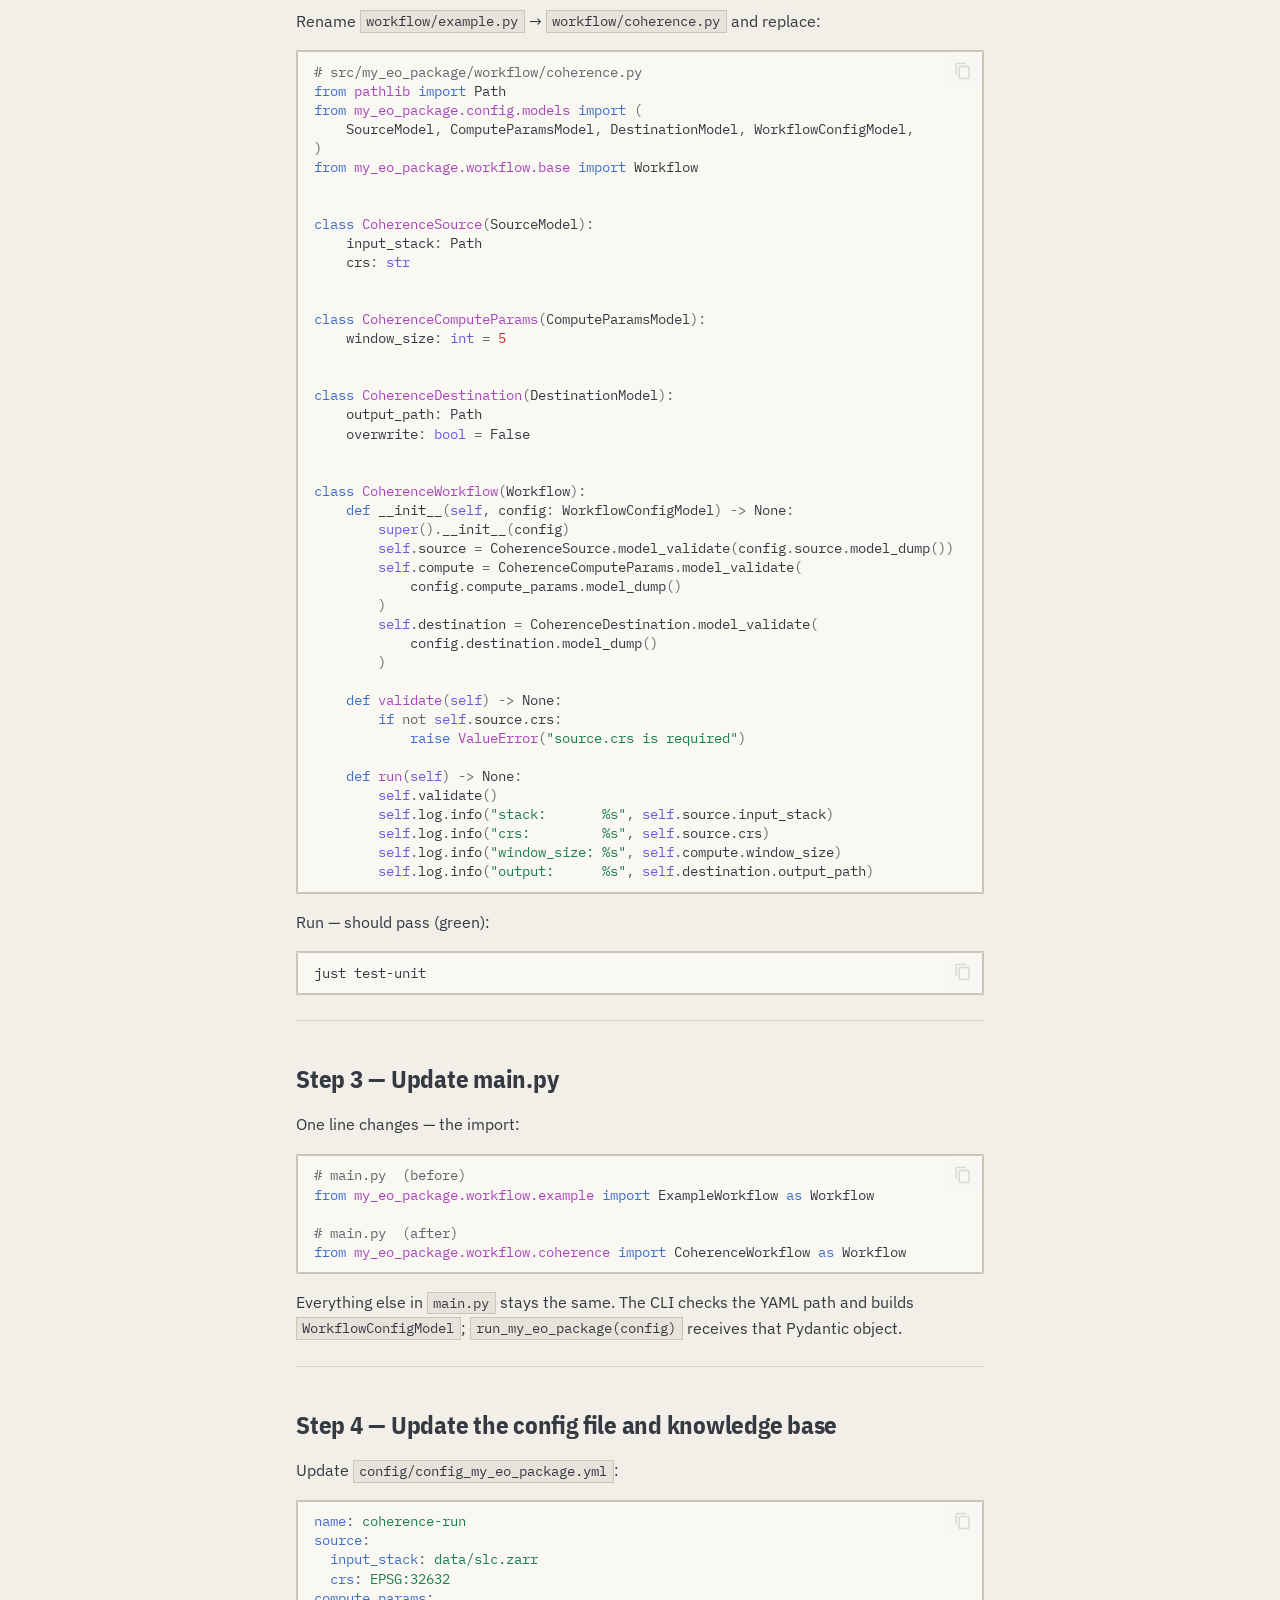
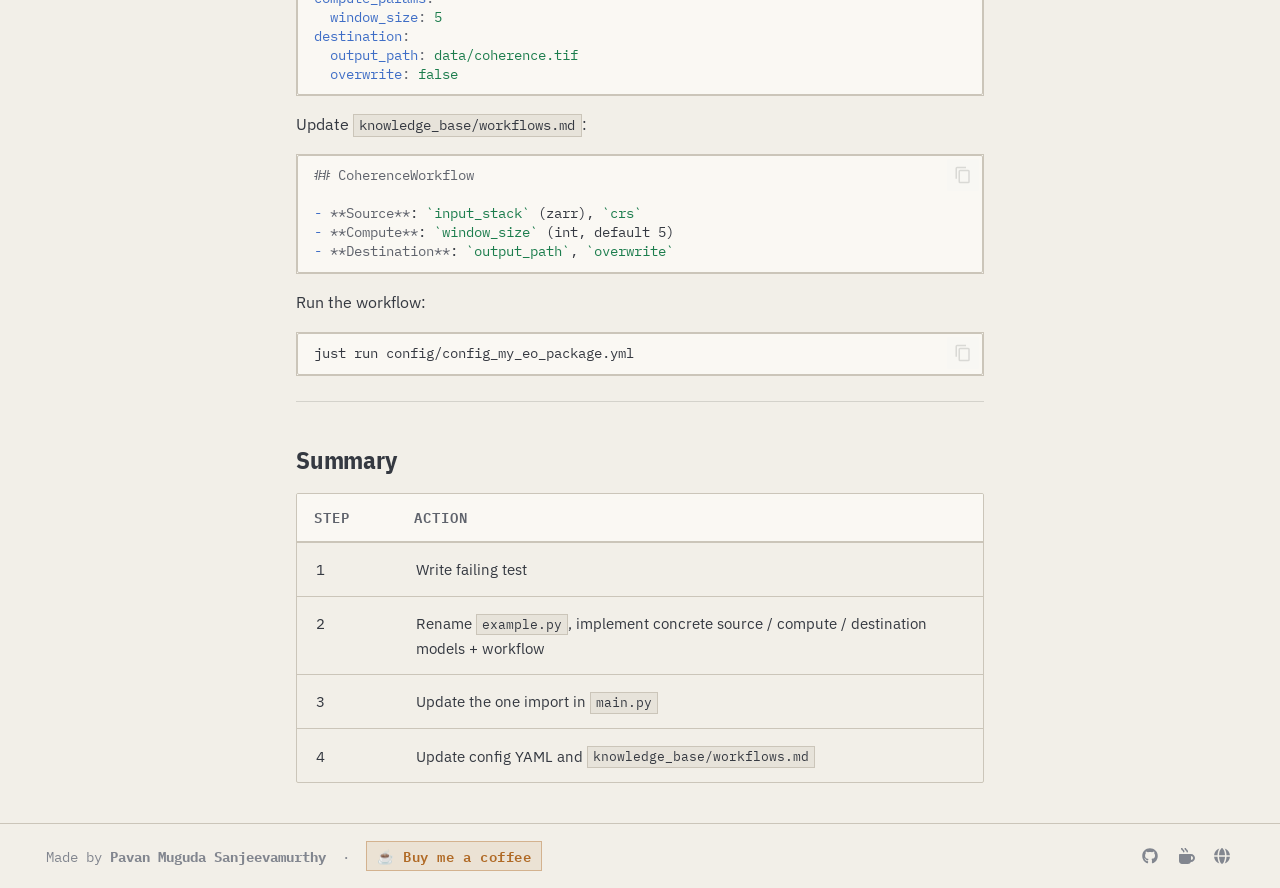
<file: guides/add-workflow/index.html>
<!doctype html>
<html lang="en" class="no-js">
  <head>
    
      <meta charset="utf-8">
      <meta name="viewport" content="width=device-width,initial-scale=1">
      
        <meta name="description" content="Production-minded EO/SAR Python package template with TDD workflows and LLM-ready context">
      
      
        <meta name="author" content="Pavan Muguda Sanjeevamurthy">
      
      
        <link rel="canonical" href="https://pmuguda.github.io/cookiecutter-eo-llm/guides/add-workflow/">
      
      
        <link rel="prev" href="../../hooks/">
      
      
        <link rel="next" href="../config-design/">
      
      
        
      
      
      <link rel="icon" href="../../assets/icon.svg">
      <meta name="generator" content="mkdocs-1.6.1, mkdocs-material-9.7.6">
    
    
      
        <title>Implementing Your Workflow - cookiecutter-eo-llm</title>
      
    
    
      <link rel="stylesheet" href="../../assets/stylesheets/main.484c7ddc.min.css">
      
        
        <link rel="stylesheet" href="../../assets/stylesheets/palette.ab4e12ef.min.css">
      
      


    
    
      
    
    
      
        
        
        <link rel="preconnect" href="https://fonts.gstatic.com" crossorigin>
        <link rel="stylesheet" href="https://fonts.googleapis.com/css?family=IBM+Plex+Sans:300,300i,400,400i,700,700i%7CIBM+Plex+Mono:400,400i,700,700i&display=fallback">
        <style>:root{--md-text-font:"IBM Plex Sans";--md-code-font:"IBM Plex Mono"}</style>
      
    
    
      <link rel="stylesheet" href="../../assets/style.css">
    
    <script>__md_scope=new URL("../..",location),__md_hash=e=>[...e].reduce(((e,_)=>(e<<5)-e+_.charCodeAt(0)),0),__md_get=(e,_=localStorage,t=__md_scope)=>JSON.parse(_.getItem(t.pathname+"."+e)),__md_set=(e,_,t=localStorage,a=__md_scope)=>{try{t.setItem(a.pathname+"."+e,JSON.stringify(_))}catch(e){}}</script>
    
      

    
    
  </head>
  
  
    
    
      
    
    
    
    
    <body dir="ltr" data-md-color-scheme="slate" data-md-color-primary="black" data-md-color-accent="amber">
  
    
    <input class="md-toggle" data-md-toggle="drawer" type="checkbox" id="__drawer" autocomplete="off">
    <input class="md-toggle" data-md-toggle="search" type="checkbox" id="__search" autocomplete="off">
    <label class="md-overlay" for="__drawer"></label>
    <div data-md-component="skip">
      
        
        <a href="#implementing-your-workflow" class="md-skip">
          Skip to content
        </a>
      
    </div>
    <div data-md-component="announce">
      
    </div>
    
    
      

<header class="md-header" data-md-component="header">
  <nav class="md-header__inner md-grid" aria-label="Header">
    <a href="../.." title="cookiecutter-eo-llm" class="md-header__button md-logo" aria-label="cookiecutter-eo-llm" data-md-component="logo">
      
  <img src="../../assets/icon.svg" alt="logo">

    </a>
    <label class="md-header__button md-icon" for="__drawer">
      
      <svg xmlns="http://www.w3.org/2000/svg" viewBox="0 0 24 24"><path d="M3 6h18v2H3zm0 5h18v2H3zm0 5h18v2H3z"/></svg>
    </label>
    <div class="md-header__title" data-md-component="header-title">
      <div class="md-header__ellipsis">
        <div class="md-header__topic">
          <span class="md-ellipsis">
            cookiecutter-eo-llm
          </span>
        </div>
        <div class="md-header__topic" data-md-component="header-topic">
          <span class="md-ellipsis">
            
              Implementing Your Workflow
            
          </span>
        </div>
      </div>
    </div>
    
      
        <form class="md-header__option" data-md-component="palette">
  
    
    
    
    <input class="md-option" data-md-color-media="(prefers-color-scheme: dark)" data-md-color-scheme="slate" data-md-color-primary="black" data-md-color-accent="amber"  aria-label="Switch to paper mode"  type="radio" name="__palette" id="__palette_0">
    
      <label class="md-header__button md-icon" title="Switch to paper mode" for="__palette_1" hidden>
        <svg xmlns="http://www.w3.org/2000/svg" viewBox="0 0 24 24"><path d="m17.75 4.09-2.53 1.94.91 3.06-2.63-1.81-2.63 1.81.91-3.06-2.53-1.94L12.44 4l1.06-3 1.06 3zm3.5 6.91-1.64 1.25.59 1.98-1.7-1.17-1.7 1.17.59-1.98L15.75 11l2.06-.05L18.5 9l.69 1.95zm-2.28 4.95c.83-.08 1.72 1.1 1.19 1.85-.32.45-.66.87-1.08 1.27C15.17 23 8.84 23 4.94 19.07c-3.91-3.9-3.91-10.24 0-14.14.4-.4.82-.76 1.27-1.08.75-.53 1.93.36 1.85 1.19-.27 2.86.69 5.83 2.89 8.02a9.96 9.96 0 0 0 8.02 2.89m-1.64 2.02a12.08 12.08 0 0 1-7.8-3.47c-2.17-2.19-3.33-5-3.49-7.82-2.81 3.14-2.7 7.96.31 10.98 3.02 3.01 7.84 3.12 10.98.31"/></svg>
      </label>
    
  
    
    
    
    <input class="md-option" data-md-color-media="(prefers-color-scheme: light)" data-md-color-scheme="default" data-md-color-primary="white" data-md-color-accent="amber"  aria-label="Switch to dark mode"  type="radio" name="__palette" id="__palette_1">
    
      <label class="md-header__button md-icon" title="Switch to dark mode" for="__palette_0" hidden>
        <svg xmlns="http://www.w3.org/2000/svg" viewBox="0 0 24 24"><path d="M12 7a5 5 0 0 1 5 5 5 5 0 0 1-5 5 5 5 0 0 1-5-5 5 5 0 0 1 5-5m0 2a3 3 0 0 0-3 3 3 3 0 0 0 3 3 3 3 0 0 0 3-3 3 3 0 0 0-3-3m0-7 2.39 3.42C13.65 5.15 12.84 5 12 5s-1.65.15-2.39.42zM3.34 7l4.16-.35A7.2 7.2 0 0 0 5.94 8.5c-.44.74-.69 1.5-.83 2.29zm.02 10 1.76-3.77a7.131 7.131 0 0 0 2.38 4.14zM20.65 7l-1.77 3.79a7.02 7.02 0 0 0-2.38-4.15zm-.01 10-4.14.36c.59-.51 1.12-1.14 1.54-1.86.42-.73.69-1.5.83-2.29zM12 22l-2.41-3.44c.74.27 1.55.44 2.41.44.82 0 1.63-.17 2.37-.44z"/></svg>
      </label>
    
  
</form>
      
    
    
      <script>var palette=__md_get("__palette");if(palette&&palette.color){if("(prefers-color-scheme)"===palette.color.media){var media=matchMedia("(prefers-color-scheme: light)"),input=document.querySelector(media.matches?"[data-md-color-media='(prefers-color-scheme: light)']":"[data-md-color-media='(prefers-color-scheme: dark)']");palette.color.media=input.getAttribute("data-md-color-media"),palette.color.scheme=input.getAttribute("data-md-color-scheme"),palette.color.primary=input.getAttribute("data-md-color-primary"),palette.color.accent=input.getAttribute("data-md-color-accent")}for(var[key,value]of Object.entries(palette.color))document.body.setAttribute("data-md-color-"+key,value)}</script>
    
    
    
      
      
        <label class="md-header__button md-icon" for="__search">
          
          <svg xmlns="http://www.w3.org/2000/svg" viewBox="0 0 24 24"><path d="M9.5 3A6.5 6.5 0 0 1 16 9.5c0 1.61-.59 3.09-1.56 4.23l.27.27h.79l5 5-1.5 1.5-5-5v-.79l-.27-.27A6.52 6.52 0 0 1 9.5 16 6.5 6.5 0 0 1 3 9.5 6.5 6.5 0 0 1 9.5 3m0 2C7 5 5 7 5 9.5S7 14 9.5 14 14 12 14 9.5 12 5 9.5 5"/></svg>
        </label>
        <div class="md-search" data-md-component="search" role="dialog">
  <label class="md-search__overlay" for="__search"></label>
  <div class="md-search__inner" role="search">
    <form class="md-search__form" name="search">
      <input type="text" class="md-search__input" name="query" aria-label="Search" placeholder="Search" autocapitalize="off" autocorrect="off" autocomplete="off" spellcheck="false" data-md-component="search-query" required>
      <label class="md-search__icon md-icon" for="__search">
        
        <svg xmlns="http://www.w3.org/2000/svg" viewBox="0 0 24 24"><path d="M9.5 3A6.5 6.5 0 0 1 16 9.5c0 1.61-.59 3.09-1.56 4.23l.27.27h.79l5 5-1.5 1.5-5-5v-.79l-.27-.27A6.52 6.52 0 0 1 9.5 16 6.5 6.5 0 0 1 3 9.5 6.5 6.5 0 0 1 9.5 3m0 2C7 5 5 7 5 9.5S7 14 9.5 14 14 12 14 9.5 12 5 9.5 5"/></svg>
        
        <svg xmlns="http://www.w3.org/2000/svg" viewBox="0 0 24 24"><path d="M20 11v2H8l5.5 5.5-1.42 1.42L4.16 12l7.92-7.92L13.5 5.5 8 11z"/></svg>
      </label>
      <nav class="md-search__options" aria-label="Search">
        
        <button type="reset" class="md-search__icon md-icon" title="Clear" aria-label="Clear" tabindex="-1">
          
          <svg xmlns="http://www.w3.org/2000/svg" viewBox="0 0 24 24"><path d="M19 6.41 17.59 5 12 10.59 6.41 5 5 6.41 10.59 12 5 17.59 6.41 19 12 13.41 17.59 19 19 17.59 13.41 12z"/></svg>
        </button>
      </nav>
      
        <div class="md-search__suggest" data-md-component="search-suggest"></div>
      
    </form>
    <div class="md-search__output">
      <div class="md-search__scrollwrap" tabindex="0" data-md-scrollfix>
        <div class="md-search-result" data-md-component="search-result">
          <div class="md-search-result__meta">
            Initializing search
          </div>
          <ol class="md-search-result__list" role="presentation"></ol>
        </div>
      </div>
    </div>
  </div>
</div>
      
    
    
      <div class="md-header__source">
        <a href="https://github.com/pmuguda/cookiecutter-eo-llm" title="Go to repository" class="md-source" data-md-component="source">
  <div class="md-source__icon md-icon">
    
    <svg xmlns="http://www.w3.org/2000/svg" viewBox="0 0 512 512"><!--! Font Awesome Free 7.1.0 by @fontawesome - https://fontawesome.com License - https://fontawesome.com/license/free (Icons: CC BY 4.0, Fonts: SIL OFL 1.1, Code: MIT License) Copyright 2025 Fonticons, Inc.--><path d="M173.9 397.4c0 2-2.3 3.6-5.2 3.6-3.3.3-5.6-1.3-5.6-3.6 0-2 2.3-3.6 5.2-3.6 3-.3 5.6 1.3 5.6 3.6m-31.1-4.5c-.7 2 1.3 4.3 4.3 4.9 2.6 1 5.6 0 6.2-2s-1.3-4.3-4.3-5.2c-2.6-.7-5.5.3-6.2 2.3m44.2-1.7c-2.9.7-4.9 2.6-4.6 4.9.3 2 2.9 3.3 5.9 2.6 2.9-.7 4.9-2.6 4.6-4.6-.3-1.9-3-3.2-5.9-2.9M252.8 8C114.1 8 8 113.3 8 252c0 110.9 69.8 205.8 169.5 239.2 12.8 2.3 17.3-5.6 17.3-12.1 0-6.2-.3-40.4-.3-61.4 0 0-70 15-84.7-29.8 0 0-11.4-29.1-27.8-36.6 0 0-22.9-15.7 1.6-15.4 0 0 24.9 2 38.6 25.8 21.9 38.6 58.6 27.5 72.9 20.9 2.3-16 8.8-27.1 16-33.7-55.9-6.2-112.3-14.3-112.3-110.5 0-27.5 7.6-41.3 23.6-58.9-2.6-6.5-11.1-33.3 2.6-67.9 20.9-6.5 69 27 69 27 20-5.6 41.5-8.5 62.8-8.5s42.8 2.9 62.8 8.5c0 0 48.1-33.6 69-27 13.7 34.7 5.2 61.4 2.6 67.9 16 17.7 25.8 31.5 25.8 58.9 0 96.5-58.9 104.2-114.8 110.5 9.2 7.9 17 22.9 17 46.4 0 33.7-.3 75.4-.3 83.6 0 6.5 4.6 14.4 17.3 12.1C436.2 457.8 504 362.9 504 252 504 113.3 391.5 8 252.8 8M105.2 352.9c-1.3 1-1 3.3.7 5.2 1.6 1.6 3.9 2.3 5.2 1 1.3-1 1-3.3-.7-5.2-1.6-1.6-3.9-2.3-5.2-1m-10.8-8.1c-.7 1.3.3 2.9 2.3 3.9 1.6 1 3.6.7 4.3-.7.7-1.3-.3-2.9-2.3-3.9-2-.6-3.6-.3-4.3.7m32.4 35.6c-1.6 1.3-1 4.3 1.3 6.2 2.3 2.3 5.2 2.6 6.5 1 1.3-1.3.7-4.3-1.3-6.2-2.2-2.3-5.2-2.6-6.5-1m-11.4-14.7c-1.6 1-1.6 3.6 0 5.9s4.3 3.3 5.6 2.3c1.6-1.3 1.6-3.9 0-6.2-1.4-2.3-4-3.3-5.6-2"/></svg>
  </div>
  <div class="md-source__repository">
    pmuguda/cookiecutter-eo-llm
  </div>
</a>
      </div>
    
  </nav>
  
</header>
    
    <div class="md-container" data-md-component="container">
      
      
        
          
            
<nav class="md-tabs" aria-label="Tabs" data-md-component="tabs">
  <div class="md-grid">
    <ul class="md-tabs__list">
      
        
  
  
  
  
    <li class="md-tabs__item">
      <a href="../.." class="md-tabs__link">
        
  
  
    
  
  Home

      </a>
    </li>
  

      
        
  
  
  
  
    
    
      <li class="md-tabs__item">
        <a href="../../quickstart/" class="md-tabs__link">
          
  
  
  Getting Started

        </a>
      </li>
    
  

      
        
  
  
  
  
    
    
      <li class="md-tabs__item">
        <a href="../../variables/" class="md-tabs__link">
          
  
  
  Reference

        </a>
      </li>
    
  

      
        
  
  
  
    
  
  
    
    
      <li class="md-tabs__item md-tabs__item--active">
        <a href="./" class="md-tabs__link">
          
  
  
  Guides

        </a>
      </li>
    
  

      
        
  
  
  
  
    <li class="md-tabs__item">
      <a href="../../contributing/" class="md-tabs__link">
        
  
  
    
  
  Contributing

      </a>
    </li>
  

      
        
  
  
  
  
    <li class="md-tabs__item">
      <a href="../../changelog/" class="md-tabs__link">
        
  
  
    
  
  Changelog

      </a>
    </li>
  

      
    </ul>
  </div>
</nav>
          
        
      
      <main class="md-main" data-md-component="main">
        <div class="md-main__inner md-grid">
          
            
              
              <div class="md-sidebar md-sidebar--primary" data-md-component="sidebar" data-md-type="navigation" >
                <div class="md-sidebar__scrollwrap">
                  <div class="md-sidebar__inner">
                    


  


<nav class="md-nav md-nav--primary md-nav--lifted" aria-label="Navigation" data-md-level="0">
  <label class="md-nav__title" for="__drawer">
    <a href="../.." title="cookiecutter-eo-llm" class="md-nav__button md-logo" aria-label="cookiecutter-eo-llm" data-md-component="logo">
      
  <img src="../../assets/icon.svg" alt="logo">

    </a>
    cookiecutter-eo-llm
  </label>
  
    <div class="md-nav__source">
      <a href="https://github.com/pmuguda/cookiecutter-eo-llm" title="Go to repository" class="md-source" data-md-component="source">
  <div class="md-source__icon md-icon">
    
    <svg xmlns="http://www.w3.org/2000/svg" viewBox="0 0 512 512"><!--! Font Awesome Free 7.1.0 by @fontawesome - https://fontawesome.com License - https://fontawesome.com/license/free (Icons: CC BY 4.0, Fonts: SIL OFL 1.1, Code: MIT License) Copyright 2025 Fonticons, Inc.--><path d="M173.9 397.4c0 2-2.3 3.6-5.2 3.6-3.3.3-5.6-1.3-5.6-3.6 0-2 2.3-3.6 5.2-3.6 3-.3 5.6 1.3 5.6 3.6m-31.1-4.5c-.7 2 1.3 4.3 4.3 4.9 2.6 1 5.6 0 6.2-2s-1.3-4.3-4.3-5.2c-2.6-.7-5.5.3-6.2 2.3m44.2-1.7c-2.9.7-4.9 2.6-4.6 4.9.3 2 2.9 3.3 5.9 2.6 2.9-.7 4.9-2.6 4.6-4.6-.3-1.9-3-3.2-5.9-2.9M252.8 8C114.1 8 8 113.3 8 252c0 110.9 69.8 205.8 169.5 239.2 12.8 2.3 17.3-5.6 17.3-12.1 0-6.2-.3-40.4-.3-61.4 0 0-70 15-84.7-29.8 0 0-11.4-29.1-27.8-36.6 0 0-22.9-15.7 1.6-15.4 0 0 24.9 2 38.6 25.8 21.9 38.6 58.6 27.5 72.9 20.9 2.3-16 8.8-27.1 16-33.7-55.9-6.2-112.3-14.3-112.3-110.5 0-27.5 7.6-41.3 23.6-58.9-2.6-6.5-11.1-33.3 2.6-67.9 20.9-6.5 69 27 69 27 20-5.6 41.5-8.5 62.8-8.5s42.8 2.9 62.8 8.5c0 0 48.1-33.6 69-27 13.7 34.7 5.2 61.4 2.6 67.9 16 17.7 25.8 31.5 25.8 58.9 0 96.5-58.9 104.2-114.8 110.5 9.2 7.9 17 22.9 17 46.4 0 33.7-.3 75.4-.3 83.6 0 6.5 4.6 14.4 17.3 12.1C436.2 457.8 504 362.9 504 252 504 113.3 391.5 8 252.8 8M105.2 352.9c-1.3 1-1 3.3.7 5.2 1.6 1.6 3.9 2.3 5.2 1 1.3-1 1-3.3-.7-5.2-1.6-1.6-3.9-2.3-5.2-1m-10.8-8.1c-.7 1.3.3 2.9 2.3 3.9 1.6 1 3.6.7 4.3-.7.7-1.3-.3-2.9-2.3-3.9-2-.6-3.6-.3-4.3.7m32.4 35.6c-1.6 1.3-1 4.3 1.3 6.2 2.3 2.3 5.2 2.6 6.5 1 1.3-1.3.7-4.3-1.3-6.2-2.2-2.3-5.2-2.6-6.5-1m-11.4-14.7c-1.6 1-1.6 3.6 0 5.9s4.3 3.3 5.6 2.3c1.6-1.3 1.6-3.9 0-6.2-1.4-2.3-4-3.3-5.6-2"/></svg>
  </div>
  <div class="md-source__repository">
    pmuguda/cookiecutter-eo-llm
  </div>
</a>
    </div>
  
  <ul class="md-nav__list" data-md-scrollfix>
    
      
      
  
  
  
  
    <li class="md-nav__item">
      <a href="../.." class="md-nav__link">
        
  
  
  <span class="md-ellipsis">
    
  
    Home
  

    
  </span>
  
  

      </a>
    </li>
  

    
      
      
  
  
  
  
    
    
    
    
      
      
        
      
    
    
    <li class="md-nav__item md-nav__item--nested">
      
        
        
        <input class="md-nav__toggle md-toggle " type="checkbox" id="__nav_2" >
        
          
          <label class="md-nav__link" for="__nav_2" id="__nav_2_label" tabindex="0">
            
  
  
  <span class="md-ellipsis">
    
  
    Getting Started
  

    
  </span>
  
  

            <span class="md-nav__icon md-icon"></span>
          </label>
        
        <nav class="md-nav" data-md-level="1" aria-labelledby="__nav_2_label" aria-expanded="false">
          <label class="md-nav__title" for="__nav_2">
            <span class="md-nav__icon md-icon"></span>
            
  
    Getting Started
  

          </label>
          <ul class="md-nav__list" data-md-scrollfix>
            
              
                
  
  
  
  
    <li class="md-nav__item">
      <a href="../../quickstart/" class="md-nav__link">
        
  
  
  <span class="md-ellipsis">
    
  
    Quickstart
  

    
  </span>
  
  

      </a>
    </li>
  

              
            
              
                
  
  
  
  
    <li class="md-nav__item">
      <a href="../../installation/" class="md-nav__link">
        
  
  
  <span class="md-ellipsis">
    
  
    Installation
  

    
  </span>
  
  

      </a>
    </li>
  

              
            
          </ul>
        </nav>
      
    </li>
  

    
      
      
  
  
  
  
    
    
    
    
      
      
        
      
    
    
    <li class="md-nav__item md-nav__item--nested">
      
        
        
        <input class="md-nav__toggle md-toggle " type="checkbox" id="__nav_3" >
        
          
          <label class="md-nav__link" for="__nav_3" id="__nav_3_label" tabindex="0">
            
  
  
  <span class="md-ellipsis">
    
  
    Reference
  

    
  </span>
  
  

            <span class="md-nav__icon md-icon"></span>
          </label>
        
        <nav class="md-nav" data-md-level="1" aria-labelledby="__nav_3_label" aria-expanded="false">
          <label class="md-nav__title" for="__nav_3">
            <span class="md-nav__icon md-icon"></span>
            
  
    Reference
  

          </label>
          <ul class="md-nav__list" data-md-scrollfix>
            
              
                
  
  
  
  
    <li class="md-nav__item">
      <a href="../../variables/" class="md-nav__link">
        
  
  
  <span class="md-ellipsis">
    
  
    Template Variables
  

    
  </span>
  
  

      </a>
    </li>
  

              
            
              
                
  
  
  
  
    <li class="md-nav__item">
      <a href="../../structure/" class="md-nav__link">
        
  
  
  <span class="md-ellipsis">
    
  
    Generated Structure
  

    
  </span>
  
  

      </a>
    </li>
  

              
            
              
                
  
  
  
  
    <li class="md-nav__item">
      <a href="../../hooks/" class="md-nav__link">
        
  
  
  <span class="md-ellipsis">
    
  
    Hooks
  

    
  </span>
  
  

      </a>
    </li>
  

              
            
          </ul>
        </nav>
      
    </li>
  

    
      
      
  
  
    
  
  
  
    
    
    
    
      
        
        
      
      
        
      
    
    
    <li class="md-nav__item md-nav__item--active md-nav__item--section md-nav__item--nested">
      
        
        
        <input class="md-nav__toggle md-toggle " type="checkbox" id="__nav_4" checked>
        
          
          <label class="md-nav__link" for="__nav_4" id="__nav_4_label" tabindex="">
            
  
  
  <span class="md-ellipsis">
    
  
    Guides
  

    
  </span>
  
  

            <span class="md-nav__icon md-icon"></span>
          </label>
        
        <nav class="md-nav" data-md-level="1" aria-labelledby="__nav_4_label" aria-expanded="true">
          <label class="md-nav__title" for="__nav_4">
            <span class="md-nav__icon md-icon"></span>
            
  
    Guides
  

          </label>
          <ul class="md-nav__list" data-md-scrollfix>
            
              
                
  
  
    
  
  
  
    <li class="md-nav__item md-nav__item--active">
      
      <input class="md-nav__toggle md-toggle" type="checkbox" id="__toc">
      
      
        
      
      
        <label class="md-nav__link md-nav__link--active" for="__toc">
          
  
  
  <span class="md-ellipsis">
    
  
    Implementing Your Workflow
  

    
  </span>
  
  

          <span class="md-nav__icon md-icon"></span>
        </label>
      
      <a href="./" class="md-nav__link md-nav__link--active">
        
  
  
  <span class="md-ellipsis">
    
  
    Implementing Your Workflow
  

    
  </span>
  
  

      </a>
      
        

<nav class="md-nav md-nav--secondary" aria-label="Table of contents">
  
  
  
    
  
  
    <label class="md-nav__title" for="__toc">
      <span class="md-nav__icon md-icon"></span>
      Table of contents
    </label>
    <ul class="md-nav__list" data-md-component="toc" data-md-scrollfix>
      
        <li class="md-nav__item">
  <a href="#the-config-yaml-structure" class="md-nav__link">
    <span class="md-ellipsis">
      
        The config YAML structure
      
    </span>
  </a>
  
</li>
      
        <li class="md-nav__item">
  <a href="#step-1-write-a-failing-test-first" class="md-nav__link">
    <span class="md-ellipsis">
      
        Step 1 — Write a failing test first
      
    </span>
  </a>
  
</li>
      
        <li class="md-nav__item">
  <a href="#step-2-implement-the-workflow" class="md-nav__link">
    <span class="md-ellipsis">
      
        Step 2 — Implement the workflow
      
    </span>
  </a>
  
</li>
      
        <li class="md-nav__item">
  <a href="#step-3-update-mainpy" class="md-nav__link">
    <span class="md-ellipsis">
      
        Step 3 — Update main.py
      
    </span>
  </a>
  
</li>
      
        <li class="md-nav__item">
  <a href="#step-4-update-the-config-file-and-knowledge-base" class="md-nav__link">
    <span class="md-ellipsis">
      
        Step 4 — Update the config file and knowledge base
      
    </span>
  </a>
  
</li>
      
        <li class="md-nav__item">
  <a href="#summary" class="md-nav__link">
    <span class="md-ellipsis">
      
        Summary
      
    </span>
  </a>
  
</li>
      
    </ul>
  
</nav>
      
    </li>
  

              
            
              
                
  
  
  
  
    <li class="md-nav__item">
      <a href="../config-design/" class="md-nav__link">
        
  
  
  <span class="md-ellipsis">
    
  
    Config Model Design
  

    
  </span>
  
  

      </a>
    </li>
  

              
            
              
                
  
  
  
  
    <li class="md-nav__item">
      <a href="../llm-context/" class="md-nav__link">
        
  
  
  <span class="md-ellipsis">
    
  
    LLM Context Files
  

    
  </span>
  
  

      </a>
    </li>
  

              
            
              
                
  
  
  
  
    <li class="md-nav__item">
      <a href="../cicd/" class="md-nav__link">
        
  
  
  <span class="md-ellipsis">
    
  
    CI/CD
  

    
  </span>
  
  

      </a>
    </li>
  

              
            
          </ul>
        </nav>
      
    </li>
  

    
      
      
  
  
  
  
    <li class="md-nav__item">
      <a href="../../contributing/" class="md-nav__link">
        
  
  
  <span class="md-ellipsis">
    
  
    Contributing
  

    
  </span>
  
  

      </a>
    </li>
  

    
      
      
  
  
  
  
    <li class="md-nav__item">
      <a href="../../changelog/" class="md-nav__link">
        
  
  
  <span class="md-ellipsis">
    
  
    Changelog
  

    
  </span>
  
  

      </a>
    </li>
  

    
  </ul>
</nav>
                  </div>
                </div>
              </div>
            
            
              
              <div class="md-sidebar md-sidebar--secondary" data-md-component="sidebar" data-md-type="toc" >
                <div class="md-sidebar__scrollwrap">
                  <div class="md-sidebar__inner">
                    

<nav class="md-nav md-nav--secondary" aria-label="Table of contents">
  
  
  
    
  
  
    <label class="md-nav__title" for="__toc">
      <span class="md-nav__icon md-icon"></span>
      Table of contents
    </label>
    <ul class="md-nav__list" data-md-component="toc" data-md-scrollfix>
      
        <li class="md-nav__item">
  <a href="#the-config-yaml-structure" class="md-nav__link">
    <span class="md-ellipsis">
      
        The config YAML structure
      
    </span>
  </a>
  
</li>
      
        <li class="md-nav__item">
  <a href="#step-1-write-a-failing-test-first" class="md-nav__link">
    <span class="md-ellipsis">
      
        Step 1 — Write a failing test first
      
    </span>
  </a>
  
</li>
      
        <li class="md-nav__item">
  <a href="#step-2-implement-the-workflow" class="md-nav__link">
    <span class="md-ellipsis">
      
        Step 2 — Implement the workflow
      
    </span>
  </a>
  
</li>
      
        <li class="md-nav__item">
  <a href="#step-3-update-mainpy" class="md-nav__link">
    <span class="md-ellipsis">
      
        Step 3 — Update main.py
      
    </span>
  </a>
  
</li>
      
        <li class="md-nav__item">
  <a href="#step-4-update-the-config-file-and-knowledge-base" class="md-nav__link">
    <span class="md-ellipsis">
      
        Step 4 — Update the config file and knowledge base
      
    </span>
  </a>
  
</li>
      
        <li class="md-nav__item">
  <a href="#summary" class="md-nav__link">
    <span class="md-ellipsis">
      
        Summary
      
    </span>
  </a>
  
</li>
      
    </ul>
  
</nav>
                  </div>
                </div>
              </div>
            
          
          
            <div class="md-content" data-md-component="content">
              
              <article class="md-content__inner md-typeset">
                
                  


  
    <a href="https://github.com/pmuguda/cookiecutter-eo-llm/edit/main/docs/guides/add-workflow.md" title="Edit this page" class="md-content__button md-icon" rel="edit">
      
      <svg xmlns="http://www.w3.org/2000/svg" viewBox="0 0 24 24"><path d="M10 20H6V4h7v5h5v3.1l2-2V8l-6-6H6c-1.1 0-2 .9-2 2v16c0 1.1.9 2 2 2h4zm10.2-7c.1 0 .3.1.4.2l1.3 1.3c.2.2.2.6 0 .8l-1 1-2.1-2.1 1-1c.1-.1.2-.2.4-.2m0 3.9L14.1 23H12v-2.1l6.1-6.1z"/></svg>
    </a>
  
  


<h1 id="implementing-your-workflow">Implementing Your Workflow</h1>
<p>This package scaffolds around <strong>one workflow</strong>. <code>ExampleWorkflow</code> is the
placeholder — replace it with your real implementation.</p>
<hr />
<h2 id="the-config-yaml-structure">The config YAML structure</h2>
<p>Every workflow reads from the same three-section config:</p>
<div class="highlight"><pre><span></span><code><a id="__codelineno-0-1" name="__codelineno-0-1" href="#__codelineno-0-1"></a><span class="nt">name</span><span class="p">:</span><span class="w"> </span><span class="l l-Scalar l-Scalar-Plain">coherence-run-2024</span><span class="w">          </span><span class="c1"># label for this run — used in logs</span>
<a id="__codelineno-0-2" name="__codelineno-0-2" href="#__codelineno-0-2"></a><span class="nt">source</span><span class="p">:</span>
<a id="__codelineno-0-3" name="__codelineno-0-3" href="#__codelineno-0-3"></a><span class="w">  </span><span class="nt">input_stack</span><span class="p">:</span><span class="w"> </span><span class="l l-Scalar l-Scalar-Plain">data/slc.zarr</span>
<a id="__codelineno-0-4" name="__codelineno-0-4" href="#__codelineno-0-4"></a><span class="w">  </span><span class="nt">crs</span><span class="p">:</span><span class="w"> </span><span class="l l-Scalar l-Scalar-Plain">EPSG:32632</span>
<a id="__codelineno-0-5" name="__codelineno-0-5" href="#__codelineno-0-5"></a><span class="nt">compute_params</span><span class="p">:</span><span class="w">                   </span><span class="c1"># omit entirely if not needed</span>
<a id="__codelineno-0-6" name="__codelineno-0-6" href="#__codelineno-0-6"></a><span class="w">  </span><span class="nt">window_size</span><span class="p">:</span><span class="w"> </span><span class="l l-Scalar l-Scalar-Plain">5</span>
<a id="__codelineno-0-7" name="__codelineno-0-7" href="#__codelineno-0-7"></a><span class="nt">destination</span><span class="p">:</span>
<a id="__codelineno-0-8" name="__codelineno-0-8" href="#__codelineno-0-8"></a><span class="w">  </span><span class="nt">output_path</span><span class="p">:</span><span class="w"> </span><span class="l l-Scalar l-Scalar-Plain">data/coherence.tif</span>
<a id="__codelineno-0-9" name="__codelineno-0-9" href="#__codelineno-0-9"></a><span class="w">  </span><span class="nt">overwrite</span><span class="p">:</span><span class="w"> </span><span class="l l-Scalar l-Scalar-Plain">false</span>
</code></pre></div>
<p>No <code>type:</code> field. The workflow class is fixed per package — <code>main.py</code> imports
it directly.</p>
<hr />
<h2 id="step-1-write-a-failing-test-first">Step 1 — Write a failing test first</h2>
<div class="highlight"><pre><span></span><code><a id="__codelineno-1-1" name="__codelineno-1-1" href="#__codelineno-1-1"></a><span class="c1"># tests/unit/test_coherence_workflow.py</span>
<a id="__codelineno-1-2" name="__codelineno-1-2" href="#__codelineno-1-2"></a><span class="kn">import</span><span class="w"> </span><span class="nn">pytest</span>
<a id="__codelineno-1-3" name="__codelineno-1-3" href="#__codelineno-1-3"></a><span class="kn">from</span><span class="w"> </span><span class="nn">pathlib</span><span class="w"> </span><span class="kn">import</span> <span class="n">Path</span>
<a id="__codelineno-1-4" name="__codelineno-1-4" href="#__codelineno-1-4"></a><span class="kn">from</span><span class="w"> </span><span class="nn">my_eo_package.config.models</span><span class="w"> </span><span class="kn">import</span> <span class="p">(</span>
<a id="__codelineno-1-5" name="__codelineno-1-5" href="#__codelineno-1-5"></a>    <span class="n">SourceModel</span><span class="p">,</span> <span class="n">ComputeParamsModel</span><span class="p">,</span> <span class="n">DestinationModel</span><span class="p">,</span> <span class="n">WorkflowConfigModel</span><span class="p">,</span>
<a id="__codelineno-1-6" name="__codelineno-1-6" href="#__codelineno-1-6"></a><span class="p">)</span>
<a id="__codelineno-1-7" name="__codelineno-1-7" href="#__codelineno-1-7"></a><span class="kn">from</span><span class="w"> </span><span class="nn">my_eo_package.workflow.coherence</span><span class="w"> </span><span class="kn">import</span> <span class="n">CoherenceWorkflow</span>
<a id="__codelineno-1-8" name="__codelineno-1-8" href="#__codelineno-1-8"></a>
<a id="__codelineno-1-9" name="__codelineno-1-9" href="#__codelineno-1-9"></a>
<a id="__codelineno-1-10" name="__codelineno-1-10" href="#__codelineno-1-10"></a><span class="k">def</span><span class="w"> </span><span class="nf">make_config</span><span class="p">()</span> <span class="o">-&gt;</span> <span class="n">WorkflowConfigModel</span><span class="p">:</span>
<a id="__codelineno-1-11" name="__codelineno-1-11" href="#__codelineno-1-11"></a>    <span class="k">return</span> <span class="n">WorkflowConfigModel</span><span class="p">(</span>
<a id="__codelineno-1-12" name="__codelineno-1-12" href="#__codelineno-1-12"></a>        <span class="n">name</span><span class="o">=</span><span class="s2">&quot;test&quot;</span><span class="p">,</span>
<a id="__codelineno-1-13" name="__codelineno-1-13" href="#__codelineno-1-13"></a>        <span class="n">source</span><span class="o">=</span><span class="n">SourceModel</span><span class="p">(</span><span class="n">input_stack</span><span class="o">=</span><span class="s2">&quot;data/slc.zarr&quot;</span><span class="p">,</span> <span class="n">crs</span><span class="o">=</span><span class="s2">&quot;EPSG:32632&quot;</span><span class="p">),</span>
<a id="__codelineno-1-14" name="__codelineno-1-14" href="#__codelineno-1-14"></a>        <span class="n">compute_params</span><span class="o">=</span><span class="n">ComputeParamsModel</span><span class="p">(</span><span class="n">window_size</span><span class="o">=</span><span class="mi">5</span><span class="p">),</span>
<a id="__codelineno-1-15" name="__codelineno-1-15" href="#__codelineno-1-15"></a>        <span class="n">destination</span><span class="o">=</span><span class="n">DestinationModel</span><span class="p">(</span><span class="n">output_path</span><span class="o">=</span><span class="s2">&quot;data/coherence.tif&quot;</span><span class="p">),</span>
<a id="__codelineno-1-16" name="__codelineno-1-16" href="#__codelineno-1-16"></a>    <span class="p">)</span>
<a id="__codelineno-1-17" name="__codelineno-1-17" href="#__codelineno-1-17"></a>
<a id="__codelineno-1-18" name="__codelineno-1-18" href="#__codelineno-1-18"></a>
<a id="__codelineno-1-19" name="__codelineno-1-19" href="#__codelineno-1-19"></a><span class="k">def</span><span class="w"> </span><span class="nf">test_coherence_run_succeeds</span><span class="p">()</span> <span class="o">-&gt;</span> <span class="kc">None</span><span class="p">:</span>
<a id="__codelineno-1-20" name="__codelineno-1-20" href="#__codelineno-1-20"></a>    <span class="n">CoherenceWorkflow</span><span class="p">(</span><span class="n">make_config</span><span class="p">())</span><span class="o">.</span><span class="n">run</span><span class="p">()</span>
<a id="__codelineno-1-21" name="__codelineno-1-21" href="#__codelineno-1-21"></a>
<a id="__codelineno-1-22" name="__codelineno-1-22" href="#__codelineno-1-22"></a>
<a id="__codelineno-1-23" name="__codelineno-1-23" href="#__codelineno-1-23"></a><span class="k">def</span><span class="w"> </span><span class="nf">test_coherence_run_raises_on_missing_crs</span><span class="p">()</span> <span class="o">-&gt;</span> <span class="kc">None</span><span class="p">:</span>
<a id="__codelineno-1-24" name="__codelineno-1-24" href="#__codelineno-1-24"></a>    <span class="n">config</span> <span class="o">=</span> <span class="n">WorkflowConfigModel</span><span class="p">(</span>
<a id="__codelineno-1-25" name="__codelineno-1-25" href="#__codelineno-1-25"></a>        <span class="n">name</span><span class="o">=</span><span class="s2">&quot;t&quot;</span><span class="p">,</span>
<a id="__codelineno-1-26" name="__codelineno-1-26" href="#__codelineno-1-26"></a>        <span class="n">source</span><span class="o">=</span><span class="n">SourceModel</span><span class="p">(</span><span class="n">input_stack</span><span class="o">=</span><span class="s2">&quot;a.zarr&quot;</span><span class="p">),</span>
<a id="__codelineno-1-27" name="__codelineno-1-27" href="#__codelineno-1-27"></a>        <span class="n">destination</span><span class="o">=</span><span class="n">DestinationModel</span><span class="p">(</span><span class="n">output_path</span><span class="o">=</span><span class="s2">&quot;b.tif&quot;</span><span class="p">),</span>
<a id="__codelineno-1-28" name="__codelineno-1-28" href="#__codelineno-1-28"></a>    <span class="p">)</span>
<a id="__codelineno-1-29" name="__codelineno-1-29" href="#__codelineno-1-29"></a>    <span class="k">with</span> <span class="n">pytest</span><span class="o">.</span><span class="n">raises</span><span class="p">(</span><span class="ne">ValueError</span><span class="p">,</span> <span class="n">match</span><span class="o">=</span><span class="s2">&quot;crs&quot;</span><span class="p">):</span>
<a id="__codelineno-1-30" name="__codelineno-1-30" href="#__codelineno-1-30"></a>        <span class="n">CoherenceWorkflow</span><span class="p">(</span><span class="n">config</span><span class="p">)</span><span class="o">.</span><span class="n">run</span><span class="p">()</span>
</code></pre></div>
<p>Run — should fail (red):</p>
<div class="highlight"><pre><span></span><code><a id="__codelineno-2-1" name="__codelineno-2-1" href="#__codelineno-2-1"></a>just<span class="w"> </span>test-unit
</code></pre></div>
<hr />
<h2 id="step-2-implement-the-workflow">Step 2 — Implement the workflow</h2>
<p>Rename <code>workflow/example.py</code> → <code>workflow/coherence.py</code> and replace:</p>
<div class="highlight"><pre><span></span><code><a id="__codelineno-3-1" name="__codelineno-3-1" href="#__codelineno-3-1"></a><span class="c1"># src/my_eo_package/workflow/coherence.py</span>
<a id="__codelineno-3-2" name="__codelineno-3-2" href="#__codelineno-3-2"></a><span class="kn">from</span><span class="w"> </span><span class="nn">pathlib</span><span class="w"> </span><span class="kn">import</span> <span class="n">Path</span>
<a id="__codelineno-3-3" name="__codelineno-3-3" href="#__codelineno-3-3"></a><span class="kn">from</span><span class="w"> </span><span class="nn">my_eo_package.config.models</span><span class="w"> </span><span class="kn">import</span> <span class="p">(</span>
<a id="__codelineno-3-4" name="__codelineno-3-4" href="#__codelineno-3-4"></a>    <span class="n">SourceModel</span><span class="p">,</span> <span class="n">ComputeParamsModel</span><span class="p">,</span> <span class="n">DestinationModel</span><span class="p">,</span> <span class="n">WorkflowConfigModel</span><span class="p">,</span>
<a id="__codelineno-3-5" name="__codelineno-3-5" href="#__codelineno-3-5"></a><span class="p">)</span>
<a id="__codelineno-3-6" name="__codelineno-3-6" href="#__codelineno-3-6"></a><span class="kn">from</span><span class="w"> </span><span class="nn">my_eo_package.workflow.base</span><span class="w"> </span><span class="kn">import</span> <span class="n">Workflow</span>
<a id="__codelineno-3-7" name="__codelineno-3-7" href="#__codelineno-3-7"></a>
<a id="__codelineno-3-8" name="__codelineno-3-8" href="#__codelineno-3-8"></a>
<a id="__codelineno-3-9" name="__codelineno-3-9" href="#__codelineno-3-9"></a><span class="k">class</span><span class="w"> </span><span class="nc">CoherenceSource</span><span class="p">(</span><span class="n">SourceModel</span><span class="p">):</span>
<a id="__codelineno-3-10" name="__codelineno-3-10" href="#__codelineno-3-10"></a>    <span class="n">input_stack</span><span class="p">:</span> <span class="n">Path</span>
<a id="__codelineno-3-11" name="__codelineno-3-11" href="#__codelineno-3-11"></a>    <span class="n">crs</span><span class="p">:</span> <span class="nb">str</span>
<a id="__codelineno-3-12" name="__codelineno-3-12" href="#__codelineno-3-12"></a>
<a id="__codelineno-3-13" name="__codelineno-3-13" href="#__codelineno-3-13"></a>
<a id="__codelineno-3-14" name="__codelineno-3-14" href="#__codelineno-3-14"></a><span class="k">class</span><span class="w"> </span><span class="nc">CoherenceComputeParams</span><span class="p">(</span><span class="n">ComputeParamsModel</span><span class="p">):</span>
<a id="__codelineno-3-15" name="__codelineno-3-15" href="#__codelineno-3-15"></a>    <span class="n">window_size</span><span class="p">:</span> <span class="nb">int</span> <span class="o">=</span> <span class="mi">5</span>
<a id="__codelineno-3-16" name="__codelineno-3-16" href="#__codelineno-3-16"></a>
<a id="__codelineno-3-17" name="__codelineno-3-17" href="#__codelineno-3-17"></a>
<a id="__codelineno-3-18" name="__codelineno-3-18" href="#__codelineno-3-18"></a><span class="k">class</span><span class="w"> </span><span class="nc">CoherenceDestination</span><span class="p">(</span><span class="n">DestinationModel</span><span class="p">):</span>
<a id="__codelineno-3-19" name="__codelineno-3-19" href="#__codelineno-3-19"></a>    <span class="n">output_path</span><span class="p">:</span> <span class="n">Path</span>
<a id="__codelineno-3-20" name="__codelineno-3-20" href="#__codelineno-3-20"></a>    <span class="n">overwrite</span><span class="p">:</span> <span class="nb">bool</span> <span class="o">=</span> <span class="kc">False</span>
<a id="__codelineno-3-21" name="__codelineno-3-21" href="#__codelineno-3-21"></a>
<a id="__codelineno-3-22" name="__codelineno-3-22" href="#__codelineno-3-22"></a>
<a id="__codelineno-3-23" name="__codelineno-3-23" href="#__codelineno-3-23"></a><span class="k">class</span><span class="w"> </span><span class="nc">CoherenceWorkflow</span><span class="p">(</span><span class="n">Workflow</span><span class="p">):</span>
<a id="__codelineno-3-24" name="__codelineno-3-24" href="#__codelineno-3-24"></a>    <span class="k">def</span><span class="w"> </span><span class="fm">__init__</span><span class="p">(</span><span class="bp">self</span><span class="p">,</span> <span class="n">config</span><span class="p">:</span> <span class="n">WorkflowConfigModel</span><span class="p">)</span> <span class="o">-&gt;</span> <span class="kc">None</span><span class="p">:</span>
<a id="__codelineno-3-25" name="__codelineno-3-25" href="#__codelineno-3-25"></a>        <span class="nb">super</span><span class="p">()</span><span class="o">.</span><span class="fm">__init__</span><span class="p">(</span><span class="n">config</span><span class="p">)</span>
<a id="__codelineno-3-26" name="__codelineno-3-26" href="#__codelineno-3-26"></a>        <span class="bp">self</span><span class="o">.</span><span class="n">source</span> <span class="o">=</span> <span class="n">CoherenceSource</span><span class="o">.</span><span class="n">model_validate</span><span class="p">(</span><span class="n">config</span><span class="o">.</span><span class="n">source</span><span class="o">.</span><span class="n">model_dump</span><span class="p">())</span>
<a id="__codelineno-3-27" name="__codelineno-3-27" href="#__codelineno-3-27"></a>        <span class="bp">self</span><span class="o">.</span><span class="n">compute</span> <span class="o">=</span> <span class="n">CoherenceComputeParams</span><span class="o">.</span><span class="n">model_validate</span><span class="p">(</span>
<a id="__codelineno-3-28" name="__codelineno-3-28" href="#__codelineno-3-28"></a>            <span class="n">config</span><span class="o">.</span><span class="n">compute_params</span><span class="o">.</span><span class="n">model_dump</span><span class="p">()</span>
<a id="__codelineno-3-29" name="__codelineno-3-29" href="#__codelineno-3-29"></a>        <span class="p">)</span>
<a id="__codelineno-3-30" name="__codelineno-3-30" href="#__codelineno-3-30"></a>        <span class="bp">self</span><span class="o">.</span><span class="n">destination</span> <span class="o">=</span> <span class="n">CoherenceDestination</span><span class="o">.</span><span class="n">model_validate</span><span class="p">(</span>
<a id="__codelineno-3-31" name="__codelineno-3-31" href="#__codelineno-3-31"></a>            <span class="n">config</span><span class="o">.</span><span class="n">destination</span><span class="o">.</span><span class="n">model_dump</span><span class="p">()</span>
<a id="__codelineno-3-32" name="__codelineno-3-32" href="#__codelineno-3-32"></a>        <span class="p">)</span>
<a id="__codelineno-3-33" name="__codelineno-3-33" href="#__codelineno-3-33"></a>
<a id="__codelineno-3-34" name="__codelineno-3-34" href="#__codelineno-3-34"></a>    <span class="k">def</span><span class="w"> </span><span class="nf">validate</span><span class="p">(</span><span class="bp">self</span><span class="p">)</span> <span class="o">-&gt;</span> <span class="kc">None</span><span class="p">:</span>
<a id="__codelineno-3-35" name="__codelineno-3-35" href="#__codelineno-3-35"></a>        <span class="k">if</span> <span class="ow">not</span> <span class="bp">self</span><span class="o">.</span><span class="n">source</span><span class="o">.</span><span class="n">crs</span><span class="p">:</span>
<a id="__codelineno-3-36" name="__codelineno-3-36" href="#__codelineno-3-36"></a>            <span class="k">raise</span> <span class="ne">ValueError</span><span class="p">(</span><span class="s2">&quot;source.crs is required&quot;</span><span class="p">)</span>
<a id="__codelineno-3-37" name="__codelineno-3-37" href="#__codelineno-3-37"></a>
<a id="__codelineno-3-38" name="__codelineno-3-38" href="#__codelineno-3-38"></a>    <span class="k">def</span><span class="w"> </span><span class="nf">run</span><span class="p">(</span><span class="bp">self</span><span class="p">)</span> <span class="o">-&gt;</span> <span class="kc">None</span><span class="p">:</span>
<a id="__codelineno-3-39" name="__codelineno-3-39" href="#__codelineno-3-39"></a>        <span class="bp">self</span><span class="o">.</span><span class="n">validate</span><span class="p">()</span>
<a id="__codelineno-3-40" name="__codelineno-3-40" href="#__codelineno-3-40"></a>        <span class="bp">self</span><span class="o">.</span><span class="n">log</span><span class="o">.</span><span class="n">info</span><span class="p">(</span><span class="s2">&quot;stack:       </span><span class="si">%s</span><span class="s2">&quot;</span><span class="p">,</span> <span class="bp">self</span><span class="o">.</span><span class="n">source</span><span class="o">.</span><span class="n">input_stack</span><span class="p">)</span>
<a id="__codelineno-3-41" name="__codelineno-3-41" href="#__codelineno-3-41"></a>        <span class="bp">self</span><span class="o">.</span><span class="n">log</span><span class="o">.</span><span class="n">info</span><span class="p">(</span><span class="s2">&quot;crs:         </span><span class="si">%s</span><span class="s2">&quot;</span><span class="p">,</span> <span class="bp">self</span><span class="o">.</span><span class="n">source</span><span class="o">.</span><span class="n">crs</span><span class="p">)</span>
<a id="__codelineno-3-42" name="__codelineno-3-42" href="#__codelineno-3-42"></a>        <span class="bp">self</span><span class="o">.</span><span class="n">log</span><span class="o">.</span><span class="n">info</span><span class="p">(</span><span class="s2">&quot;window_size: </span><span class="si">%s</span><span class="s2">&quot;</span><span class="p">,</span> <span class="bp">self</span><span class="o">.</span><span class="n">compute</span><span class="o">.</span><span class="n">window_size</span><span class="p">)</span>
<a id="__codelineno-3-43" name="__codelineno-3-43" href="#__codelineno-3-43"></a>        <span class="bp">self</span><span class="o">.</span><span class="n">log</span><span class="o">.</span><span class="n">info</span><span class="p">(</span><span class="s2">&quot;output:      </span><span class="si">%s</span><span class="s2">&quot;</span><span class="p">,</span> <span class="bp">self</span><span class="o">.</span><span class="n">destination</span><span class="o">.</span><span class="n">output_path</span><span class="p">)</span>
</code></pre></div>
<p>Run — should pass (green):</p>
<div class="highlight"><pre><span></span><code><a id="__codelineno-4-1" name="__codelineno-4-1" href="#__codelineno-4-1"></a>just<span class="w"> </span>test-unit
</code></pre></div>
<hr />
<h2 id="step-3-update-mainpy">Step 3 — Update main.py</h2>
<p>One line changes — the import:</p>
<div class="highlight"><pre><span></span><code><a id="__codelineno-5-1" name="__codelineno-5-1" href="#__codelineno-5-1"></a><span class="c1"># main.py  (before)</span>
<a id="__codelineno-5-2" name="__codelineno-5-2" href="#__codelineno-5-2"></a><span class="kn">from</span><span class="w"> </span><span class="nn">my_eo_package.workflow.example</span><span class="w"> </span><span class="kn">import</span> <span class="n">ExampleWorkflow</span> <span class="k">as</span> <span class="n">Workflow</span>
<a id="__codelineno-5-3" name="__codelineno-5-3" href="#__codelineno-5-3"></a>
<a id="__codelineno-5-4" name="__codelineno-5-4" href="#__codelineno-5-4"></a><span class="c1"># main.py  (after)</span>
<a id="__codelineno-5-5" name="__codelineno-5-5" href="#__codelineno-5-5"></a><span class="kn">from</span><span class="w"> </span><span class="nn">my_eo_package.workflow.coherence</span><span class="w"> </span><span class="kn">import</span> <span class="n">CoherenceWorkflow</span> <span class="k">as</span> <span class="n">Workflow</span>
</code></pre></div>
<p>Everything else in <code>main.py</code> stays the same.
The CLI checks the YAML path and builds <code>WorkflowConfigModel</code>;
<code>run_my_eo_package(config)</code> receives that Pydantic object.</p>
<hr />
<h2 id="step-4-update-the-config-file-and-knowledge-base">Step 4 — Update the config file and knowledge base</h2>
<p>Update <code>config/config_my_eo_package.yml</code>:</p>
<div class="highlight"><pre><span></span><code><a id="__codelineno-6-1" name="__codelineno-6-1" href="#__codelineno-6-1"></a><span class="nt">name</span><span class="p">:</span><span class="w"> </span><span class="l l-Scalar l-Scalar-Plain">coherence-run</span>
<a id="__codelineno-6-2" name="__codelineno-6-2" href="#__codelineno-6-2"></a><span class="nt">source</span><span class="p">:</span>
<a id="__codelineno-6-3" name="__codelineno-6-3" href="#__codelineno-6-3"></a><span class="w">  </span><span class="nt">input_stack</span><span class="p">:</span><span class="w"> </span><span class="l l-Scalar l-Scalar-Plain">data/slc.zarr</span>
<a id="__codelineno-6-4" name="__codelineno-6-4" href="#__codelineno-6-4"></a><span class="w">  </span><span class="nt">crs</span><span class="p">:</span><span class="w"> </span><span class="l l-Scalar l-Scalar-Plain">EPSG:32632</span>
<a id="__codelineno-6-5" name="__codelineno-6-5" href="#__codelineno-6-5"></a><span class="nt">compute_params</span><span class="p">:</span>
<a id="__codelineno-6-6" name="__codelineno-6-6" href="#__codelineno-6-6"></a><span class="w">  </span><span class="nt">window_size</span><span class="p">:</span><span class="w"> </span><span class="l l-Scalar l-Scalar-Plain">5</span>
<a id="__codelineno-6-7" name="__codelineno-6-7" href="#__codelineno-6-7"></a><span class="nt">destination</span><span class="p">:</span>
<a id="__codelineno-6-8" name="__codelineno-6-8" href="#__codelineno-6-8"></a><span class="w">  </span><span class="nt">output_path</span><span class="p">:</span><span class="w"> </span><span class="l l-Scalar l-Scalar-Plain">data/coherence.tif</span>
<a id="__codelineno-6-9" name="__codelineno-6-9" href="#__codelineno-6-9"></a><span class="w">  </span><span class="nt">overwrite</span><span class="p">:</span><span class="w"> </span><span class="l l-Scalar l-Scalar-Plain">false</span>
</code></pre></div>
<p>Update <code>knowledge_base/workflows.md</code>:</p>
<div class="highlight"><pre><span></span><code><a id="__codelineno-7-1" name="__codelineno-7-1" href="#__codelineno-7-1"></a><span class="gu">## CoherenceWorkflow</span>
<a id="__codelineno-7-2" name="__codelineno-7-2" href="#__codelineno-7-2"></a>
<a id="__codelineno-7-3" name="__codelineno-7-3" href="#__codelineno-7-3"></a><span class="k">-</span><span class="w"> </span><span class="gs">**Source**</span>: <span class="sb">`input_stack`</span> (zarr), <span class="sb">`crs`</span>
<a id="__codelineno-7-4" name="__codelineno-7-4" href="#__codelineno-7-4"></a><span class="k">-</span><span class="w"> </span><span class="gs">**Compute**</span>: <span class="sb">`window_size`</span> (int, default 5)
<a id="__codelineno-7-5" name="__codelineno-7-5" href="#__codelineno-7-5"></a><span class="k">-</span><span class="w"> </span><span class="gs">**Destination**</span>: <span class="sb">`output_path`</span>, <span class="sb">`overwrite`</span>
</code></pre></div>
<p>Run the workflow:</p>
<div class="highlight"><pre><span></span><code><a id="__codelineno-8-1" name="__codelineno-8-1" href="#__codelineno-8-1"></a>just<span class="w"> </span>run<span class="w"> </span>config/config_my_eo_package.yml
</code></pre></div>
<hr />
<h2 id="summary">Summary</h2>
<table>
<thead>
<tr>
<th>Step</th>
<th>Action</th>
</tr>
</thead>
<tbody>
<tr>
<td>1</td>
<td>Write failing test</td>
</tr>
<tr>
<td>2</td>
<td>Rename <code>example.py</code>, implement concrete source / compute / destination models + workflow</td>
</tr>
<tr>
<td>3</td>
<td>Update the one import in <code>main.py</code></td>
</tr>
<tr>
<td>4</td>
<td>Update config YAML and <code>knowledge_base/workflows.md</code></td>
</tr>
</tbody>
</table>












                
              </article>
            </div>
          
          
<script>var target=document.getElementById(location.hash.slice(1));target&&target.name&&(target.checked=target.name.startsWith("__tabbed_"))</script>
        </div>
        
          <button type="button" class="md-top md-icon" data-md-component="top" hidden>
  
  <svg xmlns="http://www.w3.org/2000/svg" viewBox="0 0 24 24"><path d="M13 20h-2V8l-5.5 5.5-1.42-1.42L12 4.16l7.92 7.92-1.42 1.42L13 8z"/></svg>
  Back to top
</button>
        
      </main>
      
        <footer class="md-footer">
  
  <div class="md-footer-meta md-typeset">
    <div class="md-footer-meta__inner md-grid">
      
<div class="md-copyright">
  <div class="md-copyright__highlight">
    Made by <a class="gradient-text" href="https://pmuguda.github.io" target="_blank" rel="noopener">Pavan Muguda Sanjeevamurthy</a> &nbsp;·&nbsp; <a class="kofi-link" href="https://ko-fi.com/pavan_muguda" target="_blank" rel="noopener">☕ Buy me a coffee</a>

  </div>
</div>

      
        
<div class="md-social">
  
    
    
    
    
    <a href="https://github.com/pmuguda/cookiecutter-eo-llm" target="_blank" rel="noopener" title="GitHub" class="md-social__link">
      <svg xmlns="http://www.w3.org/2000/svg" viewBox="0 0 512 512"><!--! Font Awesome Free 7.1.0 by @fontawesome - https://fontawesome.com License - https://fontawesome.com/license/free (Icons: CC BY 4.0, Fonts: SIL OFL 1.1, Code: MIT License) Copyright 2025 Fonticons, Inc.--><path d="M173.9 397.4c0 2-2.3 3.6-5.2 3.6-3.3.3-5.6-1.3-5.6-3.6 0-2 2.3-3.6 5.2-3.6 3-.3 5.6 1.3 5.6 3.6m-31.1-4.5c-.7 2 1.3 4.3 4.3 4.9 2.6 1 5.6 0 6.2-2s-1.3-4.3-4.3-5.2c-2.6-.7-5.5.3-6.2 2.3m44.2-1.7c-2.9.7-4.9 2.6-4.6 4.9.3 2 2.9 3.3 5.9 2.6 2.9-.7 4.9-2.6 4.6-4.6-.3-1.9-3-3.2-5.9-2.9M252.8 8C114.1 8 8 113.3 8 252c0 110.9 69.8 205.8 169.5 239.2 12.8 2.3 17.3-5.6 17.3-12.1 0-6.2-.3-40.4-.3-61.4 0 0-70 15-84.7-29.8 0 0-11.4-29.1-27.8-36.6 0 0-22.9-15.7 1.6-15.4 0 0 24.9 2 38.6 25.8 21.9 38.6 58.6 27.5 72.9 20.9 2.3-16 8.8-27.1 16-33.7-55.9-6.2-112.3-14.3-112.3-110.5 0-27.5 7.6-41.3 23.6-58.9-2.6-6.5-11.1-33.3 2.6-67.9 20.9-6.5 69 27 69 27 20-5.6 41.5-8.5 62.8-8.5s42.8 2.9 62.8 8.5c0 0 48.1-33.6 69-27 13.7 34.7 5.2 61.4 2.6 67.9 16 17.7 25.8 31.5 25.8 58.9 0 96.5-58.9 104.2-114.8 110.5 9.2 7.9 17 22.9 17 46.4 0 33.7-.3 75.4-.3 83.6 0 6.5 4.6 14.4 17.3 12.1C436.2 457.8 504 362.9 504 252 504 113.3 391.5 8 252.8 8M105.2 352.9c-1.3 1-1 3.3.7 5.2 1.6 1.6 3.9 2.3 5.2 1 1.3-1 1-3.3-.7-5.2-1.6-1.6-3.9-2.3-5.2-1m-10.8-8.1c-.7 1.3.3 2.9 2.3 3.9 1.6 1 3.6.7 4.3-.7.7-1.3-.3-2.9-2.3-3.9-2-.6-3.6-.3-4.3.7m32.4 35.6c-1.6 1.3-1 4.3 1.3 6.2 2.3 2.3 5.2 2.6 6.5 1 1.3-1.3.7-4.3-1.3-6.2-2.2-2.3-5.2-2.6-6.5-1m-11.4-14.7c-1.6 1-1.6 3.6 0 5.9s4.3 3.3 5.6 2.3c1.6-1.3 1.6-3.9 0-6.2-1.4-2.3-4-3.3-5.6-2"/></svg>
    </a>
  
    
    
    
    
    <a href="https://ko-fi.com/pavan_muguda" target="_blank" rel="noopener" title="Buy me a coffee" class="md-social__link">
      <svg xmlns="http://www.w3.org/2000/svg" viewBox="0 0 576 512"><!--! Font Awesome Free 7.1.0 by @fontawesome - https://fontawesome.com License - https://fontawesome.com/license/free (Icons: CC BY 4.0, Fonts: SIL OFL 1.1, Code: MIT License) Copyright 2025 Fonticons, Inc.--><path d="M152-16c-13.3 0-24 10.7-24 24 0 38.9 23.4 59.4 39.1 73.1l1.1 1C184.5 96.4 192 103.9 192 120c0 13.3 10.7 24 24 24s24-10.7 24-24c0-38.9-23.4-59.4-39.1-73.1l-1.1-1C183.5 31.7 176 24.1 176 8c0-13.3-10.7-24-24-24M96 192c-17.7 0-32 14.3-32 32v192c0 53 43 96 96 96h192c41.8 0 77.4-26.7 90.5-64h5.5c70.7 0 128-57.3 128-128s-57.3-128-128-128zm352 192V256c35.3 0 64 28.7 64 64s-28.7 64-64 64M288 8c0-13.3-10.7-24-24-24S240-5.3 240 8c0 38.9 23.4 59.4 39.1 73.1l1.1 1C296.5 96.4 304 103.9 304 120c0 13.3 10.7 24 24 24s24-10.7 24-24c0-38.9-23.4-59.4-39.1-73.1l-1.1-1C295.5 31.7 288 24.1 288 8"/></svg>
    </a>
  
    
    
    
    
    <a href="https://pmuguda.github.io" target="_blank" rel="noopener" title="Portfolio" class="md-social__link">
      <svg xmlns="http://www.w3.org/2000/svg" viewBox="0 0 512 512"><!--! Font Awesome Free 7.1.0 by @fontawesome - https://fontawesome.com License - https://fontawesome.com/license/free (Icons: CC BY 4.0, Fonts: SIL OFL 1.1, Code: MIT License) Copyright 2025 Fonticons, Inc.--><path d="M351.9 280H161c2.9 64.5 17.2 123.9 37.5 167.4 11.4 24.5 23.7 41.8 35.1 52.4 11.2 10.5 18.9 12.2 22.9 12.2s11.7-1.7 22.9-12.2c11.4-10.6 23.7-28 35.1-52.4 20.3-43.5 34.6-102.9 37.5-167.4zm-191-48h190.9c-2.8-64.5-17.1-123.9-37.4-167.4-11.4-24.4-23.7-41.8-35.1-52.4C268.1 1.7 260.4 0 256.4 0s-11.7 1.7-22.9 12.2c-11.4 10.6-23.7 28-35.1 52.4-20.3 43.5-34.6 102.9-37.5 167.4m-48 0c3.5-85.6 25.6-165.1 57.9-217.3C78.7 47.3 10.9 131.2 1.5 232zM1.5 280c9.4 100.8 77.2 184.7 169.3 217.3-32.3-52.2-54.4-131.7-57.9-217.3zm398.4 0c-3.5 85.6-25.6 165.1-57.9 217.3 92.1-32.7 159.9-116.5 169.3-217.3zm111.4-48C501.9 131.2 434.1 47.3 342 14.7c32.3 52.2 54.4 131.7 57.9 217.3z"/></svg>
    </a>
  
</div>
      
    </div>
  </div>
</footer>
      
    </div>
    <div class="md-dialog" data-md-component="dialog">
      <div class="md-dialog__inner md-typeset"></div>
    </div>
    
    
    
      
      
      <script id="__config" type="application/json">{"annotate": null, "base": "../..", "features": ["navigation.tabs", "navigation.sections", "navigation.top", "navigation.instant", "search.highlight", "search.suggest", "content.code.copy", "content.action.edit"], "search": "../../assets/javascripts/workers/search.2c215733.min.js", "tags": null, "translations": {"clipboard.copied": "Copied to clipboard", "clipboard.copy": "Copy to clipboard", "search.result.more.one": "1 more on this page", "search.result.more.other": "# more on this page", "search.result.none": "No matching documents", "search.result.one": "1 matching document", "search.result.other": "# matching documents", "search.result.placeholder": "Type to start searching", "search.result.term.missing": "Missing", "select.version": "Select version"}, "version": null}</script>
    
    
      <script src="../../assets/javascripts/bundle.79ae519e.min.js"></script>
      
    
  </body>
</html>
</file>
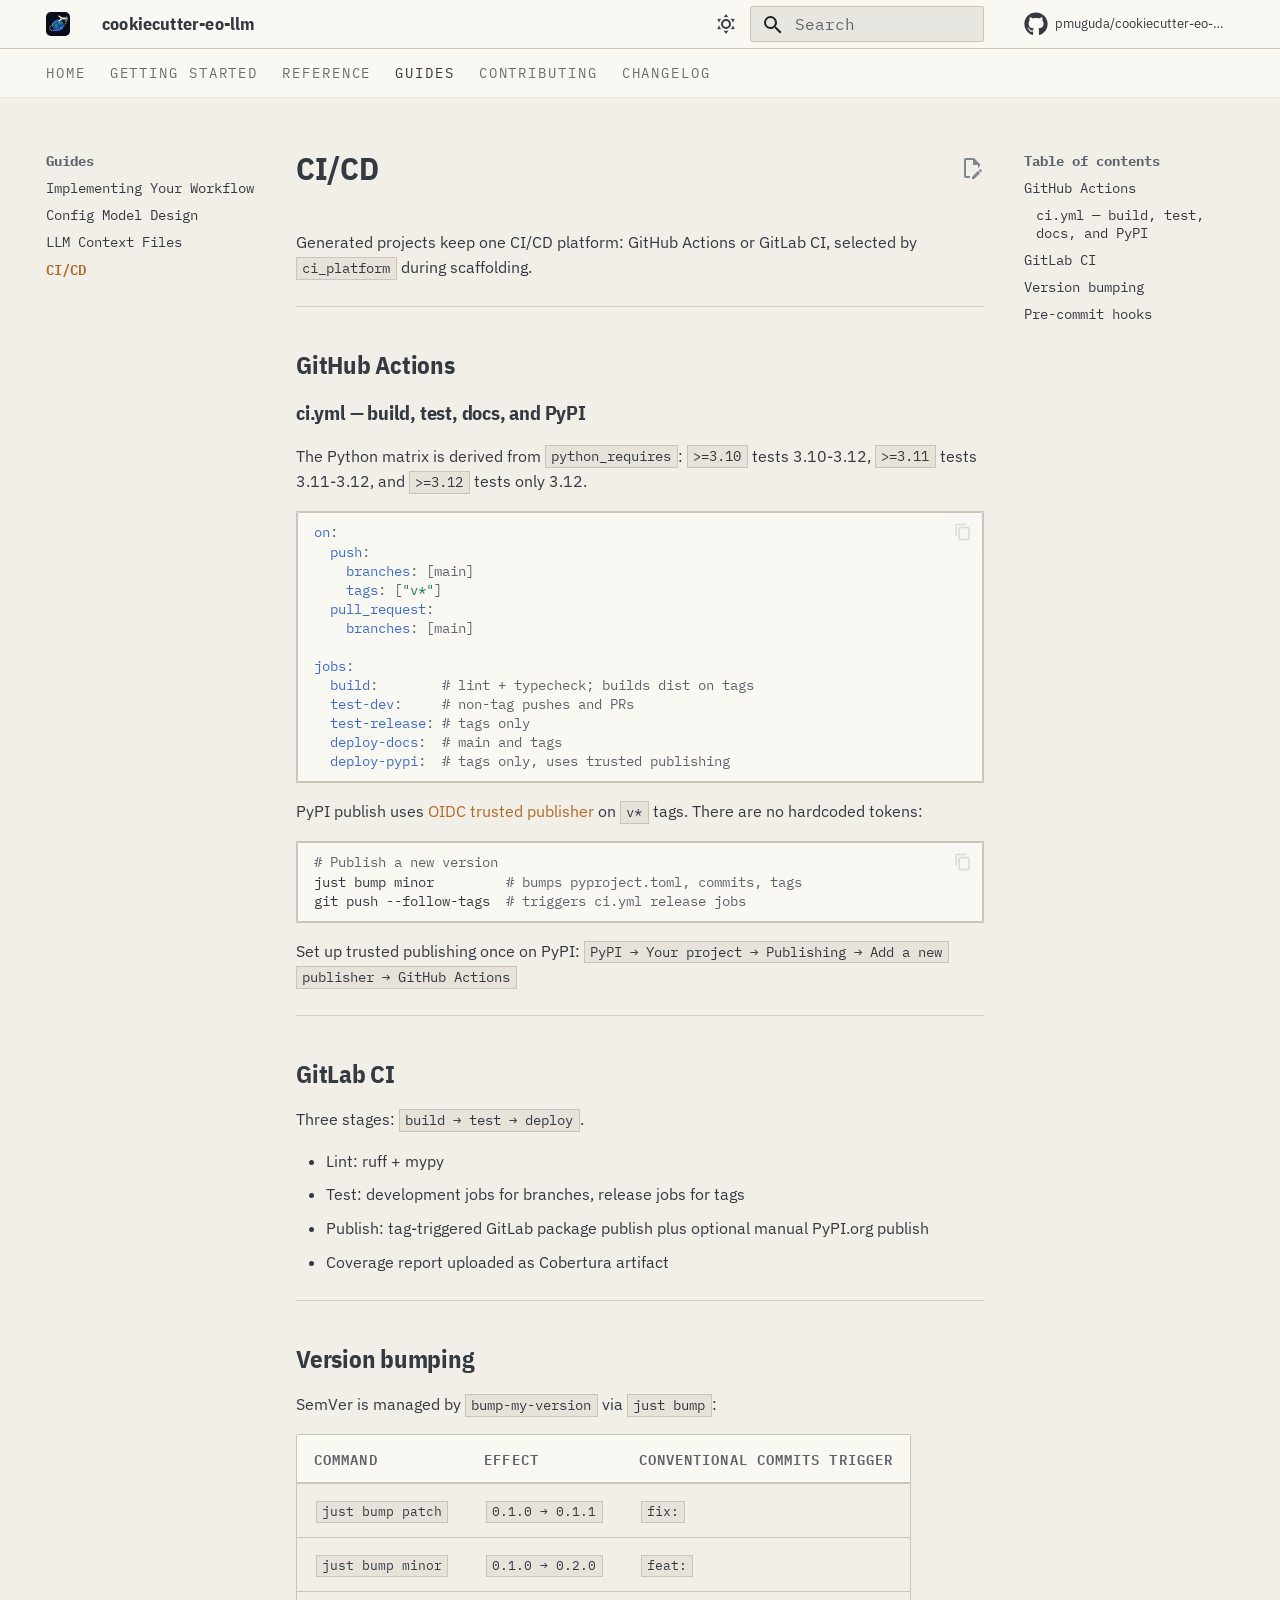
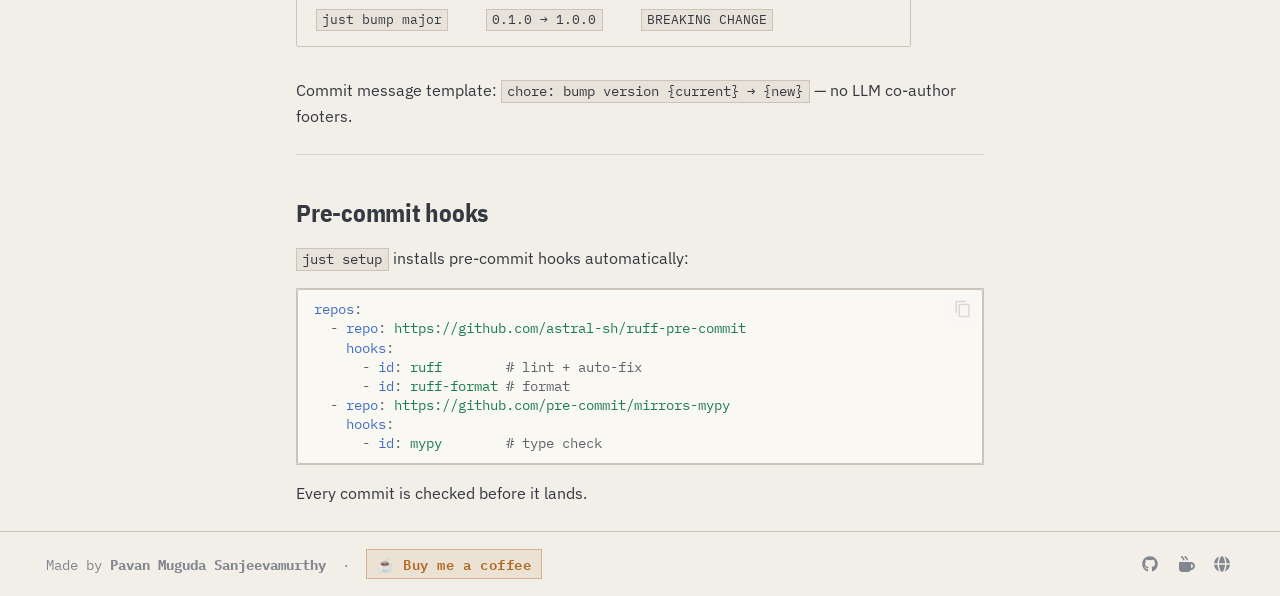
<file: guides/cicd/index.html>
<!doctype html>
<html lang="en" class="no-js">
  <head>
    
      <meta charset="utf-8">
      <meta name="viewport" content="width=device-width,initial-scale=1">
      
        <meta name="description" content="Production-minded EO/SAR Python package template with TDD workflows and LLM-ready context">
      
      
        <meta name="author" content="Pavan Muguda Sanjeevamurthy">
      
      
        <link rel="canonical" href="https://pmuguda.github.io/cookiecutter-eo-llm/guides/cicd/">
      
      
        <link rel="prev" href="../llm-context/">
      
      
        <link rel="next" href="../../contributing/">
      
      
        
      
      
      <link rel="icon" href="../../assets/icon.svg">
      <meta name="generator" content="mkdocs-1.6.1, mkdocs-material-9.7.6">
    
    
      
        <title>CI/CD - cookiecutter-eo-llm</title>
      
    
    
      <link rel="stylesheet" href="../../assets/stylesheets/main.484c7ddc.min.css">
      
        
        <link rel="stylesheet" href="../../assets/stylesheets/palette.ab4e12ef.min.css">
      
      


    
    
      
    
    
      
        
        
        <link rel="preconnect" href="https://fonts.gstatic.com" crossorigin>
        <link rel="stylesheet" href="https://fonts.googleapis.com/css?family=IBM+Plex+Sans:300,300i,400,400i,700,700i%7CIBM+Plex+Mono:400,400i,700,700i&display=fallback">
        <style>:root{--md-text-font:"IBM Plex Sans";--md-code-font:"IBM Plex Mono"}</style>
      
    
    
      <link rel="stylesheet" href="../../assets/style.css">
    
    <script>__md_scope=new URL("../..",location),__md_hash=e=>[...e].reduce(((e,_)=>(e<<5)-e+_.charCodeAt(0)),0),__md_get=(e,_=localStorage,t=__md_scope)=>JSON.parse(_.getItem(t.pathname+"."+e)),__md_set=(e,_,t=localStorage,a=__md_scope)=>{try{t.setItem(a.pathname+"."+e,JSON.stringify(_))}catch(e){}}</script>
    
      

    
    
  </head>
  
  
    
    
      
    
    
    
    
    <body dir="ltr" data-md-color-scheme="slate" data-md-color-primary="black" data-md-color-accent="amber">
  
    
    <input class="md-toggle" data-md-toggle="drawer" type="checkbox" id="__drawer" autocomplete="off">
    <input class="md-toggle" data-md-toggle="search" type="checkbox" id="__search" autocomplete="off">
    <label class="md-overlay" for="__drawer"></label>
    <div data-md-component="skip">
      
        
        <a href="#cicd" class="md-skip">
          Skip to content
        </a>
      
    </div>
    <div data-md-component="announce">
      
    </div>
    
    
      

<header class="md-header" data-md-component="header">
  <nav class="md-header__inner md-grid" aria-label="Header">
    <a href="../.." title="cookiecutter-eo-llm" class="md-header__button md-logo" aria-label="cookiecutter-eo-llm" data-md-component="logo">
      
  <img src="../../assets/icon.svg" alt="logo">

    </a>
    <label class="md-header__button md-icon" for="__drawer">
      
      <svg xmlns="http://www.w3.org/2000/svg" viewBox="0 0 24 24"><path d="M3 6h18v2H3zm0 5h18v2H3zm0 5h18v2H3z"/></svg>
    </label>
    <div class="md-header__title" data-md-component="header-title">
      <div class="md-header__ellipsis">
        <div class="md-header__topic">
          <span class="md-ellipsis">
            cookiecutter-eo-llm
          </span>
        </div>
        <div class="md-header__topic" data-md-component="header-topic">
          <span class="md-ellipsis">
            
              CI/CD
            
          </span>
        </div>
      </div>
    </div>
    
      
        <form class="md-header__option" data-md-component="palette">
  
    
    
    
    <input class="md-option" data-md-color-media="(prefers-color-scheme: dark)" data-md-color-scheme="slate" data-md-color-primary="black" data-md-color-accent="amber"  aria-label="Switch to paper mode"  type="radio" name="__palette" id="__palette_0">
    
      <label class="md-header__button md-icon" title="Switch to paper mode" for="__palette_1" hidden>
        <svg xmlns="http://www.w3.org/2000/svg" viewBox="0 0 24 24"><path d="m17.75 4.09-2.53 1.94.91 3.06-2.63-1.81-2.63 1.81.91-3.06-2.53-1.94L12.44 4l1.06-3 1.06 3zm3.5 6.91-1.64 1.25.59 1.98-1.7-1.17-1.7 1.17.59-1.98L15.75 11l2.06-.05L18.5 9l.69 1.95zm-2.28 4.95c.83-.08 1.72 1.1 1.19 1.85-.32.45-.66.87-1.08 1.27C15.17 23 8.84 23 4.94 19.07c-3.91-3.9-3.91-10.24 0-14.14.4-.4.82-.76 1.27-1.08.75-.53 1.93.36 1.85 1.19-.27 2.86.69 5.83 2.89 8.02a9.96 9.96 0 0 0 8.02 2.89m-1.64 2.02a12.08 12.08 0 0 1-7.8-3.47c-2.17-2.19-3.33-5-3.49-7.82-2.81 3.14-2.7 7.96.31 10.98 3.02 3.01 7.84 3.12 10.98.31"/></svg>
      </label>
    
  
    
    
    
    <input class="md-option" data-md-color-media="(prefers-color-scheme: light)" data-md-color-scheme="default" data-md-color-primary="white" data-md-color-accent="amber"  aria-label="Switch to dark mode"  type="radio" name="__palette" id="__palette_1">
    
      <label class="md-header__button md-icon" title="Switch to dark mode" for="__palette_0" hidden>
        <svg xmlns="http://www.w3.org/2000/svg" viewBox="0 0 24 24"><path d="M12 7a5 5 0 0 1 5 5 5 5 0 0 1-5 5 5 5 0 0 1-5-5 5 5 0 0 1 5-5m0 2a3 3 0 0 0-3 3 3 3 0 0 0 3 3 3 3 0 0 0 3-3 3 3 0 0 0-3-3m0-7 2.39 3.42C13.65 5.15 12.84 5 12 5s-1.65.15-2.39.42zM3.34 7l4.16-.35A7.2 7.2 0 0 0 5.94 8.5c-.44.74-.69 1.5-.83 2.29zm.02 10 1.76-3.77a7.131 7.131 0 0 0 2.38 4.14zM20.65 7l-1.77 3.79a7.02 7.02 0 0 0-2.38-4.15zm-.01 10-4.14.36c.59-.51 1.12-1.14 1.54-1.86.42-.73.69-1.5.83-2.29zM12 22l-2.41-3.44c.74.27 1.55.44 2.41.44.82 0 1.63-.17 2.37-.44z"/></svg>
      </label>
    
  
</form>
      
    
    
      <script>var palette=__md_get("__palette");if(palette&&palette.color){if("(prefers-color-scheme)"===palette.color.media){var media=matchMedia("(prefers-color-scheme: light)"),input=document.querySelector(media.matches?"[data-md-color-media='(prefers-color-scheme: light)']":"[data-md-color-media='(prefers-color-scheme: dark)']");palette.color.media=input.getAttribute("data-md-color-media"),palette.color.scheme=input.getAttribute("data-md-color-scheme"),palette.color.primary=input.getAttribute("data-md-color-primary"),palette.color.accent=input.getAttribute("data-md-color-accent")}for(var[key,value]of Object.entries(palette.color))document.body.setAttribute("data-md-color-"+key,value)}</script>
    
    
    
      
      
        <label class="md-header__button md-icon" for="__search">
          
          <svg xmlns="http://www.w3.org/2000/svg" viewBox="0 0 24 24"><path d="M9.5 3A6.5 6.5 0 0 1 16 9.5c0 1.61-.59 3.09-1.56 4.23l.27.27h.79l5 5-1.5 1.5-5-5v-.79l-.27-.27A6.52 6.52 0 0 1 9.5 16 6.5 6.5 0 0 1 3 9.5 6.5 6.5 0 0 1 9.5 3m0 2C7 5 5 7 5 9.5S7 14 9.5 14 14 12 14 9.5 12 5 9.5 5"/></svg>
        </label>
        <div class="md-search" data-md-component="search" role="dialog">
  <label class="md-search__overlay" for="__search"></label>
  <div class="md-search__inner" role="search">
    <form class="md-search__form" name="search">
      <input type="text" class="md-search__input" name="query" aria-label="Search" placeholder="Search" autocapitalize="off" autocorrect="off" autocomplete="off" spellcheck="false" data-md-component="search-query" required>
      <label class="md-search__icon md-icon" for="__search">
        
        <svg xmlns="http://www.w3.org/2000/svg" viewBox="0 0 24 24"><path d="M9.5 3A6.5 6.5 0 0 1 16 9.5c0 1.61-.59 3.09-1.56 4.23l.27.27h.79l5 5-1.5 1.5-5-5v-.79l-.27-.27A6.52 6.52 0 0 1 9.5 16 6.5 6.5 0 0 1 3 9.5 6.5 6.5 0 0 1 9.5 3m0 2C7 5 5 7 5 9.5S7 14 9.5 14 14 12 14 9.5 12 5 9.5 5"/></svg>
        
        <svg xmlns="http://www.w3.org/2000/svg" viewBox="0 0 24 24"><path d="M20 11v2H8l5.5 5.5-1.42 1.42L4.16 12l7.92-7.92L13.5 5.5 8 11z"/></svg>
      </label>
      <nav class="md-search__options" aria-label="Search">
        
        <button type="reset" class="md-search__icon md-icon" title="Clear" aria-label="Clear" tabindex="-1">
          
          <svg xmlns="http://www.w3.org/2000/svg" viewBox="0 0 24 24"><path d="M19 6.41 17.59 5 12 10.59 6.41 5 5 6.41 10.59 12 5 17.59 6.41 19 12 13.41 17.59 19 19 17.59 13.41 12z"/></svg>
        </button>
      </nav>
      
        <div class="md-search__suggest" data-md-component="search-suggest"></div>
      
    </form>
    <div class="md-search__output">
      <div class="md-search__scrollwrap" tabindex="0" data-md-scrollfix>
        <div class="md-search-result" data-md-component="search-result">
          <div class="md-search-result__meta">
            Initializing search
          </div>
          <ol class="md-search-result__list" role="presentation"></ol>
        </div>
      </div>
    </div>
  </div>
</div>
      
    
    
      <div class="md-header__source">
        <a href="https://github.com/pmuguda/cookiecutter-eo-llm" title="Go to repository" class="md-source" data-md-component="source">
  <div class="md-source__icon md-icon">
    
    <svg xmlns="http://www.w3.org/2000/svg" viewBox="0 0 512 512"><!--! Font Awesome Free 7.1.0 by @fontawesome - https://fontawesome.com License - https://fontawesome.com/license/free (Icons: CC BY 4.0, Fonts: SIL OFL 1.1, Code: MIT License) Copyright 2025 Fonticons, Inc.--><path d="M173.9 397.4c0 2-2.3 3.6-5.2 3.6-3.3.3-5.6-1.3-5.6-3.6 0-2 2.3-3.6 5.2-3.6 3-.3 5.6 1.3 5.6 3.6m-31.1-4.5c-.7 2 1.3 4.3 4.3 4.9 2.6 1 5.6 0 6.2-2s-1.3-4.3-4.3-5.2c-2.6-.7-5.5.3-6.2 2.3m44.2-1.7c-2.9.7-4.9 2.6-4.6 4.9.3 2 2.9 3.3 5.9 2.6 2.9-.7 4.9-2.6 4.6-4.6-.3-1.9-3-3.2-5.9-2.9M252.8 8C114.1 8 8 113.3 8 252c0 110.9 69.8 205.8 169.5 239.2 12.8 2.3 17.3-5.6 17.3-12.1 0-6.2-.3-40.4-.3-61.4 0 0-70 15-84.7-29.8 0 0-11.4-29.1-27.8-36.6 0 0-22.9-15.7 1.6-15.4 0 0 24.9 2 38.6 25.8 21.9 38.6 58.6 27.5 72.9 20.9 2.3-16 8.8-27.1 16-33.7-55.9-6.2-112.3-14.3-112.3-110.5 0-27.5 7.6-41.3 23.6-58.9-2.6-6.5-11.1-33.3 2.6-67.9 20.9-6.5 69 27 69 27 20-5.6 41.5-8.5 62.8-8.5s42.8 2.9 62.8 8.5c0 0 48.1-33.6 69-27 13.7 34.7 5.2 61.4 2.6 67.9 16 17.7 25.8 31.5 25.8 58.9 0 96.5-58.9 104.2-114.8 110.5 9.2 7.9 17 22.9 17 46.4 0 33.7-.3 75.4-.3 83.6 0 6.5 4.6 14.4 17.3 12.1C436.2 457.8 504 362.9 504 252 504 113.3 391.5 8 252.8 8M105.2 352.9c-1.3 1-1 3.3.7 5.2 1.6 1.6 3.9 2.3 5.2 1 1.3-1 1-3.3-.7-5.2-1.6-1.6-3.9-2.3-5.2-1m-10.8-8.1c-.7 1.3.3 2.9 2.3 3.9 1.6 1 3.6.7 4.3-.7.7-1.3-.3-2.9-2.3-3.9-2-.6-3.6-.3-4.3.7m32.4 35.6c-1.6 1.3-1 4.3 1.3 6.2 2.3 2.3 5.2 2.6 6.5 1 1.3-1.3.7-4.3-1.3-6.2-2.2-2.3-5.2-2.6-6.5-1m-11.4-14.7c-1.6 1-1.6 3.6 0 5.9s4.3 3.3 5.6 2.3c1.6-1.3 1.6-3.9 0-6.2-1.4-2.3-4-3.3-5.6-2"/></svg>
  </div>
  <div class="md-source__repository">
    pmuguda/cookiecutter-eo-llm
  </div>
</a>
      </div>
    
  </nav>
  
</header>
    
    <div class="md-container" data-md-component="container">
      
      
        
          
            
<nav class="md-tabs" aria-label="Tabs" data-md-component="tabs">
  <div class="md-grid">
    <ul class="md-tabs__list">
      
        
  
  
  
  
    <li class="md-tabs__item">
      <a href="../.." class="md-tabs__link">
        
  
  
    
  
  Home

      </a>
    </li>
  

      
        
  
  
  
  
    
    
      <li class="md-tabs__item">
        <a href="../../quickstart/" class="md-tabs__link">
          
  
  
  Getting Started

        </a>
      </li>
    
  

      
        
  
  
  
  
    
    
      <li class="md-tabs__item">
        <a href="../../variables/" class="md-tabs__link">
          
  
  
  Reference

        </a>
      </li>
    
  

      
        
  
  
  
    
  
  
    
    
      <li class="md-tabs__item md-tabs__item--active">
        <a href="../add-workflow/" class="md-tabs__link">
          
  
  
  Guides

        </a>
      </li>
    
  

      
        
  
  
  
  
    <li class="md-tabs__item">
      <a href="../../contributing/" class="md-tabs__link">
        
  
  
    
  
  Contributing

      </a>
    </li>
  

      
        
  
  
  
  
    <li class="md-tabs__item">
      <a href="../../changelog/" class="md-tabs__link">
        
  
  
    
  
  Changelog

      </a>
    </li>
  

      
    </ul>
  </div>
</nav>
          
        
      
      <main class="md-main" data-md-component="main">
        <div class="md-main__inner md-grid">
          
            
              
              <div class="md-sidebar md-sidebar--primary" data-md-component="sidebar" data-md-type="navigation" >
                <div class="md-sidebar__scrollwrap">
                  <div class="md-sidebar__inner">
                    


  


<nav class="md-nav md-nav--primary md-nav--lifted" aria-label="Navigation" data-md-level="0">
  <label class="md-nav__title" for="__drawer">
    <a href="../.." title="cookiecutter-eo-llm" class="md-nav__button md-logo" aria-label="cookiecutter-eo-llm" data-md-component="logo">
      
  <img src="../../assets/icon.svg" alt="logo">

    </a>
    cookiecutter-eo-llm
  </label>
  
    <div class="md-nav__source">
      <a href="https://github.com/pmuguda/cookiecutter-eo-llm" title="Go to repository" class="md-source" data-md-component="source">
  <div class="md-source__icon md-icon">
    
    <svg xmlns="http://www.w3.org/2000/svg" viewBox="0 0 512 512"><!--! Font Awesome Free 7.1.0 by @fontawesome - https://fontawesome.com License - https://fontawesome.com/license/free (Icons: CC BY 4.0, Fonts: SIL OFL 1.1, Code: MIT License) Copyright 2025 Fonticons, Inc.--><path d="M173.9 397.4c0 2-2.3 3.6-5.2 3.6-3.3.3-5.6-1.3-5.6-3.6 0-2 2.3-3.6 5.2-3.6 3-.3 5.6 1.3 5.6 3.6m-31.1-4.5c-.7 2 1.3 4.3 4.3 4.9 2.6 1 5.6 0 6.2-2s-1.3-4.3-4.3-5.2c-2.6-.7-5.5.3-6.2 2.3m44.2-1.7c-2.9.7-4.9 2.6-4.6 4.9.3 2 2.9 3.3 5.9 2.6 2.9-.7 4.9-2.6 4.6-4.6-.3-1.9-3-3.2-5.9-2.9M252.8 8C114.1 8 8 113.3 8 252c0 110.9 69.8 205.8 169.5 239.2 12.8 2.3 17.3-5.6 17.3-12.1 0-6.2-.3-40.4-.3-61.4 0 0-70 15-84.7-29.8 0 0-11.4-29.1-27.8-36.6 0 0-22.9-15.7 1.6-15.4 0 0 24.9 2 38.6 25.8 21.9 38.6 58.6 27.5 72.9 20.9 2.3-16 8.8-27.1 16-33.7-55.9-6.2-112.3-14.3-112.3-110.5 0-27.5 7.6-41.3 23.6-58.9-2.6-6.5-11.1-33.3 2.6-67.9 20.9-6.5 69 27 69 27 20-5.6 41.5-8.5 62.8-8.5s42.8 2.9 62.8 8.5c0 0 48.1-33.6 69-27 13.7 34.7 5.2 61.4 2.6 67.9 16 17.7 25.8 31.5 25.8 58.9 0 96.5-58.9 104.2-114.8 110.5 9.2 7.9 17 22.9 17 46.4 0 33.7-.3 75.4-.3 83.6 0 6.5 4.6 14.4 17.3 12.1C436.2 457.8 504 362.9 504 252 504 113.3 391.5 8 252.8 8M105.2 352.9c-1.3 1-1 3.3.7 5.2 1.6 1.6 3.9 2.3 5.2 1 1.3-1 1-3.3-.7-5.2-1.6-1.6-3.9-2.3-5.2-1m-10.8-8.1c-.7 1.3.3 2.9 2.3 3.9 1.6 1 3.6.7 4.3-.7.7-1.3-.3-2.9-2.3-3.9-2-.6-3.6-.3-4.3.7m32.4 35.6c-1.6 1.3-1 4.3 1.3 6.2 2.3 2.3 5.2 2.6 6.5 1 1.3-1.3.7-4.3-1.3-6.2-2.2-2.3-5.2-2.6-6.5-1m-11.4-14.7c-1.6 1-1.6 3.6 0 5.9s4.3 3.3 5.6 2.3c1.6-1.3 1.6-3.9 0-6.2-1.4-2.3-4-3.3-5.6-2"/></svg>
  </div>
  <div class="md-source__repository">
    pmuguda/cookiecutter-eo-llm
  </div>
</a>
    </div>
  
  <ul class="md-nav__list" data-md-scrollfix>
    
      
      
  
  
  
  
    <li class="md-nav__item">
      <a href="../.." class="md-nav__link">
        
  
  
  <span class="md-ellipsis">
    
  
    Home
  

    
  </span>
  
  

      </a>
    </li>
  

    
      
      
  
  
  
  
    
    
    
    
      
      
        
      
    
    
    <li class="md-nav__item md-nav__item--nested">
      
        
        
        <input class="md-nav__toggle md-toggle " type="checkbox" id="__nav_2" >
        
          
          <label class="md-nav__link" for="__nav_2" id="__nav_2_label" tabindex="0">
            
  
  
  <span class="md-ellipsis">
    
  
    Getting Started
  

    
  </span>
  
  

            <span class="md-nav__icon md-icon"></span>
          </label>
        
        <nav class="md-nav" data-md-level="1" aria-labelledby="__nav_2_label" aria-expanded="false">
          <label class="md-nav__title" for="__nav_2">
            <span class="md-nav__icon md-icon"></span>
            
  
    Getting Started
  

          </label>
          <ul class="md-nav__list" data-md-scrollfix>
            
              
                
  
  
  
  
    <li class="md-nav__item">
      <a href="../../quickstart/" class="md-nav__link">
        
  
  
  <span class="md-ellipsis">
    
  
    Quickstart
  

    
  </span>
  
  

      </a>
    </li>
  

              
            
              
                
  
  
  
  
    <li class="md-nav__item">
      <a href="../../installation/" class="md-nav__link">
        
  
  
  <span class="md-ellipsis">
    
  
    Installation
  

    
  </span>
  
  

      </a>
    </li>
  

              
            
          </ul>
        </nav>
      
    </li>
  

    
      
      
  
  
  
  
    
    
    
    
      
      
        
      
    
    
    <li class="md-nav__item md-nav__item--nested">
      
        
        
        <input class="md-nav__toggle md-toggle " type="checkbox" id="__nav_3" >
        
          
          <label class="md-nav__link" for="__nav_3" id="__nav_3_label" tabindex="0">
            
  
  
  <span class="md-ellipsis">
    
  
    Reference
  

    
  </span>
  
  

            <span class="md-nav__icon md-icon"></span>
          </label>
        
        <nav class="md-nav" data-md-level="1" aria-labelledby="__nav_3_label" aria-expanded="false">
          <label class="md-nav__title" for="__nav_3">
            <span class="md-nav__icon md-icon"></span>
            
  
    Reference
  

          </label>
          <ul class="md-nav__list" data-md-scrollfix>
            
              
                
  
  
  
  
    <li class="md-nav__item">
      <a href="../../variables/" class="md-nav__link">
        
  
  
  <span class="md-ellipsis">
    
  
    Template Variables
  

    
  </span>
  
  

      </a>
    </li>
  

              
            
              
                
  
  
  
  
    <li class="md-nav__item">
      <a href="../../structure/" class="md-nav__link">
        
  
  
  <span class="md-ellipsis">
    
  
    Generated Structure
  

    
  </span>
  
  

      </a>
    </li>
  

              
            
              
                
  
  
  
  
    <li class="md-nav__item">
      <a href="../../hooks/" class="md-nav__link">
        
  
  
  <span class="md-ellipsis">
    
  
    Hooks
  

    
  </span>
  
  

      </a>
    </li>
  

              
            
          </ul>
        </nav>
      
    </li>
  

    
      
      
  
  
    
  
  
  
    
    
    
    
      
        
        
      
      
        
      
    
    
    <li class="md-nav__item md-nav__item--active md-nav__item--section md-nav__item--nested">
      
        
        
        <input class="md-nav__toggle md-toggle " type="checkbox" id="__nav_4" checked>
        
          
          <label class="md-nav__link" for="__nav_4" id="__nav_4_label" tabindex="">
            
  
  
  <span class="md-ellipsis">
    
  
    Guides
  

    
  </span>
  
  

            <span class="md-nav__icon md-icon"></span>
          </label>
        
        <nav class="md-nav" data-md-level="1" aria-labelledby="__nav_4_label" aria-expanded="true">
          <label class="md-nav__title" for="__nav_4">
            <span class="md-nav__icon md-icon"></span>
            
  
    Guides
  

          </label>
          <ul class="md-nav__list" data-md-scrollfix>
            
              
                
  
  
  
  
    <li class="md-nav__item">
      <a href="../add-workflow/" class="md-nav__link">
        
  
  
  <span class="md-ellipsis">
    
  
    Implementing Your Workflow
  

    
  </span>
  
  

      </a>
    </li>
  

              
            
              
                
  
  
  
  
    <li class="md-nav__item">
      <a href="../config-design/" class="md-nav__link">
        
  
  
  <span class="md-ellipsis">
    
  
    Config Model Design
  

    
  </span>
  
  

      </a>
    </li>
  

              
            
              
                
  
  
  
  
    <li class="md-nav__item">
      <a href="../llm-context/" class="md-nav__link">
        
  
  
  <span class="md-ellipsis">
    
  
    LLM Context Files
  

    
  </span>
  
  

      </a>
    </li>
  

              
            
              
                
  
  
    
  
  
  
    <li class="md-nav__item md-nav__item--active">
      
      <input class="md-nav__toggle md-toggle" type="checkbox" id="__toc">
      
      
        
      
      
        <label class="md-nav__link md-nav__link--active" for="__toc">
          
  
  
  <span class="md-ellipsis">
    
  
    CI/CD
  

    
  </span>
  
  

          <span class="md-nav__icon md-icon"></span>
        </label>
      
      <a href="./" class="md-nav__link md-nav__link--active">
        
  
  
  <span class="md-ellipsis">
    
  
    CI/CD
  

    
  </span>
  
  

      </a>
      
        

<nav class="md-nav md-nav--secondary" aria-label="Table of contents">
  
  
  
    
  
  
    <label class="md-nav__title" for="__toc">
      <span class="md-nav__icon md-icon"></span>
      Table of contents
    </label>
    <ul class="md-nav__list" data-md-component="toc" data-md-scrollfix>
      
        <li class="md-nav__item">
  <a href="#github-actions" class="md-nav__link">
    <span class="md-ellipsis">
      
        GitHub Actions
      
    </span>
  </a>
  
    <nav class="md-nav" aria-label="GitHub Actions">
      <ul class="md-nav__list">
        
          <li class="md-nav__item">
  <a href="#ciyml-build-test-docs-and-pypi" class="md-nav__link">
    <span class="md-ellipsis">
      
        ci.yml — build, test, docs, and PyPI
      
    </span>
  </a>
  
</li>
        
      </ul>
    </nav>
  
</li>
      
        <li class="md-nav__item">
  <a href="#gitlab-ci" class="md-nav__link">
    <span class="md-ellipsis">
      
        GitLab CI
      
    </span>
  </a>
  
</li>
      
        <li class="md-nav__item">
  <a href="#version-bumping" class="md-nav__link">
    <span class="md-ellipsis">
      
        Version bumping
      
    </span>
  </a>
  
</li>
      
        <li class="md-nav__item">
  <a href="#pre-commit-hooks" class="md-nav__link">
    <span class="md-ellipsis">
      
        Pre-commit hooks
      
    </span>
  </a>
  
</li>
      
    </ul>
  
</nav>
      
    </li>
  

              
            
          </ul>
        </nav>
      
    </li>
  

    
      
      
  
  
  
  
    <li class="md-nav__item">
      <a href="../../contributing/" class="md-nav__link">
        
  
  
  <span class="md-ellipsis">
    
  
    Contributing
  

    
  </span>
  
  

      </a>
    </li>
  

    
      
      
  
  
  
  
    <li class="md-nav__item">
      <a href="../../changelog/" class="md-nav__link">
        
  
  
  <span class="md-ellipsis">
    
  
    Changelog
  

    
  </span>
  
  

      </a>
    </li>
  

    
  </ul>
</nav>
                  </div>
                </div>
              </div>
            
            
              
              <div class="md-sidebar md-sidebar--secondary" data-md-component="sidebar" data-md-type="toc" >
                <div class="md-sidebar__scrollwrap">
                  <div class="md-sidebar__inner">
                    

<nav class="md-nav md-nav--secondary" aria-label="Table of contents">
  
  
  
    
  
  
    <label class="md-nav__title" for="__toc">
      <span class="md-nav__icon md-icon"></span>
      Table of contents
    </label>
    <ul class="md-nav__list" data-md-component="toc" data-md-scrollfix>
      
        <li class="md-nav__item">
  <a href="#github-actions" class="md-nav__link">
    <span class="md-ellipsis">
      
        GitHub Actions
      
    </span>
  </a>
  
    <nav class="md-nav" aria-label="GitHub Actions">
      <ul class="md-nav__list">
        
          <li class="md-nav__item">
  <a href="#ciyml-build-test-docs-and-pypi" class="md-nav__link">
    <span class="md-ellipsis">
      
        ci.yml — build, test, docs, and PyPI
      
    </span>
  </a>
  
</li>
        
      </ul>
    </nav>
  
</li>
      
        <li class="md-nav__item">
  <a href="#gitlab-ci" class="md-nav__link">
    <span class="md-ellipsis">
      
        GitLab CI
      
    </span>
  </a>
  
</li>
      
        <li class="md-nav__item">
  <a href="#version-bumping" class="md-nav__link">
    <span class="md-ellipsis">
      
        Version bumping
      
    </span>
  </a>
  
</li>
      
        <li class="md-nav__item">
  <a href="#pre-commit-hooks" class="md-nav__link">
    <span class="md-ellipsis">
      
        Pre-commit hooks
      
    </span>
  </a>
  
</li>
      
    </ul>
  
</nav>
                  </div>
                </div>
              </div>
            
          
          
            <div class="md-content" data-md-component="content">
              
              <article class="md-content__inner md-typeset">
                
                  


  
    <a href="https://github.com/pmuguda/cookiecutter-eo-llm/edit/main/docs/guides/cicd.md" title="Edit this page" class="md-content__button md-icon" rel="edit">
      
      <svg xmlns="http://www.w3.org/2000/svg" viewBox="0 0 24 24"><path d="M10 20H6V4h7v5h5v3.1l2-2V8l-6-6H6c-1.1 0-2 .9-2 2v16c0 1.1.9 2 2 2h4zm10.2-7c.1 0 .3.1.4.2l1.3 1.3c.2.2.2.6 0 .8l-1 1-2.1-2.1 1-1c.1-.1.2-.2.4-.2m0 3.9L14.1 23H12v-2.1l6.1-6.1z"/></svg>
    </a>
  
  


<h1 id="cicd">CI/CD</h1>
<p>Generated projects keep one CI/CD platform: GitHub Actions or GitLab CI,
selected by <code>ci_platform</code> during scaffolding.</p>
<hr />
<h2 id="github-actions">GitHub Actions</h2>
<h3 id="ciyml-build-test-docs-and-pypi">ci.yml — build, test, docs, and PyPI</h3>
<p>The Python matrix is derived from <code>python_requires</code>: <code>&gt;=3.10</code> tests 3.10-3.12,
<code>&gt;=3.11</code> tests 3.11-3.12, and <code>&gt;=3.12</code> tests only 3.12.</p>
<div class="highlight"><pre><span></span><code><a id="__codelineno-0-1" name="__codelineno-0-1" href="#__codelineno-0-1"></a><span class="nt">on</span><span class="p">:</span>
<a id="__codelineno-0-2" name="__codelineno-0-2" href="#__codelineno-0-2"></a><span class="w">  </span><span class="nt">push</span><span class="p">:</span>
<a id="__codelineno-0-3" name="__codelineno-0-3" href="#__codelineno-0-3"></a><span class="w">    </span><span class="nt">branches</span><span class="p">:</span><span class="w"> </span><span class="p p-Indicator">[</span><span class="nv">main</span><span class="p p-Indicator">]</span>
<a id="__codelineno-0-4" name="__codelineno-0-4" href="#__codelineno-0-4"></a><span class="w">    </span><span class="nt">tags</span><span class="p">:</span><span class="w"> </span><span class="p p-Indicator">[</span><span class="s">&quot;v*&quot;</span><span class="p p-Indicator">]</span>
<a id="__codelineno-0-5" name="__codelineno-0-5" href="#__codelineno-0-5"></a><span class="w">  </span><span class="nt">pull_request</span><span class="p">:</span>
<a id="__codelineno-0-6" name="__codelineno-0-6" href="#__codelineno-0-6"></a><span class="w">    </span><span class="nt">branches</span><span class="p">:</span><span class="w"> </span><span class="p p-Indicator">[</span><span class="nv">main</span><span class="p p-Indicator">]</span>
<a id="__codelineno-0-7" name="__codelineno-0-7" href="#__codelineno-0-7"></a>
<a id="__codelineno-0-8" name="__codelineno-0-8" href="#__codelineno-0-8"></a><span class="nt">jobs</span><span class="p">:</span>
<a id="__codelineno-0-9" name="__codelineno-0-9" href="#__codelineno-0-9"></a><span class="w">  </span><span class="nt">build</span><span class="p">:</span><span class="w">        </span><span class="c1"># lint + typecheck; builds dist on tags</span>
<a id="__codelineno-0-10" name="__codelineno-0-10" href="#__codelineno-0-10"></a><span class="w">  </span><span class="nt">test-dev</span><span class="p">:</span><span class="w">     </span><span class="c1"># non-tag pushes and PRs</span>
<a id="__codelineno-0-11" name="__codelineno-0-11" href="#__codelineno-0-11"></a><span class="w">  </span><span class="nt">test-release</span><span class="p">:</span><span class="w"> </span><span class="c1"># tags only</span>
<a id="__codelineno-0-12" name="__codelineno-0-12" href="#__codelineno-0-12"></a><span class="w">  </span><span class="nt">deploy-docs</span><span class="p">:</span><span class="w">  </span><span class="c1"># main and tags</span>
<a id="__codelineno-0-13" name="__codelineno-0-13" href="#__codelineno-0-13"></a><span class="w">  </span><span class="nt">deploy-pypi</span><span class="p">:</span><span class="w">  </span><span class="c1"># tags only, uses trusted publishing</span>
</code></pre></div>
<p>PyPI publish uses <a href="https://docs.pypi.org/trusted-publishers/">OIDC trusted publisher</a>
on <code>v*</code> tags. There are no hardcoded tokens:</p>
<div class="highlight"><pre><span></span><code><a id="__codelineno-1-1" name="__codelineno-1-1" href="#__codelineno-1-1"></a><span class="c1"># Publish a new version</span>
<a id="__codelineno-1-2" name="__codelineno-1-2" href="#__codelineno-1-2"></a>just<span class="w"> </span>bump<span class="w"> </span>minor<span class="w">         </span><span class="c1"># bumps pyproject.toml, commits, tags</span>
<a id="__codelineno-1-3" name="__codelineno-1-3" href="#__codelineno-1-3"></a>git<span class="w"> </span>push<span class="w"> </span>--follow-tags<span class="w">  </span><span class="c1"># triggers ci.yml release jobs</span>
</code></pre></div>
<p>Set up trusted publishing once on PyPI:
<code>PyPI → Your project → Publishing → Add a new publisher → GitHub Actions</code></p>
<hr />
<h2 id="gitlab-ci">GitLab CI</h2>
<p>Three stages: <code>build → test → deploy</code>.</p>
<ul>
<li>Lint: ruff + mypy</li>
<li>Test: development jobs for branches, release jobs for tags</li>
<li>Publish: tag-triggered GitLab package publish plus optional manual PyPI.org publish</li>
<li>Coverage report uploaded as Cobertura artifact</li>
</ul>
<hr />
<h2 id="version-bumping">Version bumping</h2>
<p>SemVer is managed by <code>bump-my-version</code> via <code>just bump</code>:</p>
<table>
<thead>
<tr>
<th>Command</th>
<th>Effect</th>
<th>Conventional Commits trigger</th>
</tr>
</thead>
<tbody>
<tr>
<td><code>just bump patch</code></td>
<td><code>0.1.0 → 0.1.1</code></td>
<td><code>fix:</code></td>
</tr>
<tr>
<td><code>just bump minor</code></td>
<td><code>0.1.0 → 0.2.0</code></td>
<td><code>feat:</code></td>
</tr>
<tr>
<td><code>just bump major</code></td>
<td><code>0.1.0 → 1.0.0</code></td>
<td><code>BREAKING CHANGE</code></td>
</tr>
</tbody>
</table>
<p>Commit message template: <code>chore: bump version {current} → {new}</code> — no LLM co-author footers.</p>
<hr />
<h2 id="pre-commit-hooks">Pre-commit hooks</h2>
<p><code>just setup</code> installs pre-commit hooks automatically:</p>
<div class="highlight"><pre><span></span><code><a id="__codelineno-2-1" name="__codelineno-2-1" href="#__codelineno-2-1"></a><span class="nt">repos</span><span class="p">:</span>
<a id="__codelineno-2-2" name="__codelineno-2-2" href="#__codelineno-2-2"></a><span class="w">  </span><span class="p p-Indicator">-</span><span class="w"> </span><span class="nt">repo</span><span class="p">:</span><span class="w"> </span><span class="l l-Scalar l-Scalar-Plain">https://github.com/astral-sh/ruff-pre-commit</span>
<a id="__codelineno-2-3" name="__codelineno-2-3" href="#__codelineno-2-3"></a><span class="w">    </span><span class="nt">hooks</span><span class="p">:</span>
<a id="__codelineno-2-4" name="__codelineno-2-4" href="#__codelineno-2-4"></a><span class="w">      </span><span class="p p-Indicator">-</span><span class="w"> </span><span class="nt">id</span><span class="p">:</span><span class="w"> </span><span class="l l-Scalar l-Scalar-Plain">ruff</span><span class="w">        </span><span class="c1"># lint + auto-fix</span>
<a id="__codelineno-2-5" name="__codelineno-2-5" href="#__codelineno-2-5"></a><span class="w">      </span><span class="p p-Indicator">-</span><span class="w"> </span><span class="nt">id</span><span class="p">:</span><span class="w"> </span><span class="l l-Scalar l-Scalar-Plain">ruff-format</span><span class="w"> </span><span class="c1"># format</span>
<a id="__codelineno-2-6" name="__codelineno-2-6" href="#__codelineno-2-6"></a><span class="w">  </span><span class="p p-Indicator">-</span><span class="w"> </span><span class="nt">repo</span><span class="p">:</span><span class="w"> </span><span class="l l-Scalar l-Scalar-Plain">https://github.com/pre-commit/mirrors-mypy</span>
<a id="__codelineno-2-7" name="__codelineno-2-7" href="#__codelineno-2-7"></a><span class="w">    </span><span class="nt">hooks</span><span class="p">:</span>
<a id="__codelineno-2-8" name="__codelineno-2-8" href="#__codelineno-2-8"></a><span class="w">      </span><span class="p p-Indicator">-</span><span class="w"> </span><span class="nt">id</span><span class="p">:</span><span class="w"> </span><span class="l l-Scalar l-Scalar-Plain">mypy</span><span class="w">        </span><span class="c1"># type check</span>
</code></pre></div>
<p>Every commit is checked before it lands.</p>












                
              </article>
            </div>
          
          
<script>var target=document.getElementById(location.hash.slice(1));target&&target.name&&(target.checked=target.name.startsWith("__tabbed_"))</script>
        </div>
        
          <button type="button" class="md-top md-icon" data-md-component="top" hidden>
  
  <svg xmlns="http://www.w3.org/2000/svg" viewBox="0 0 24 24"><path d="M13 20h-2V8l-5.5 5.5-1.42-1.42L12 4.16l7.92 7.92-1.42 1.42L13 8z"/></svg>
  Back to top
</button>
        
      </main>
      
        <footer class="md-footer">
  
  <div class="md-footer-meta md-typeset">
    <div class="md-footer-meta__inner md-grid">
      
<div class="md-copyright">
  <div class="md-copyright__highlight">
    Made by <a class="gradient-text" href="https://pmuguda.github.io" target="_blank" rel="noopener">Pavan Muguda Sanjeevamurthy</a> &nbsp;·&nbsp; <a class="kofi-link" href="https://ko-fi.com/pavan_muguda" target="_blank" rel="noopener">☕ Buy me a coffee</a>

  </div>
</div>

      
        
<div class="md-social">
  
    
    
    
    
    <a href="https://github.com/pmuguda/cookiecutter-eo-llm" target="_blank" rel="noopener" title="GitHub" class="md-social__link">
      <svg xmlns="http://www.w3.org/2000/svg" viewBox="0 0 512 512"><!--! Font Awesome Free 7.1.0 by @fontawesome - https://fontawesome.com License - https://fontawesome.com/license/free (Icons: CC BY 4.0, Fonts: SIL OFL 1.1, Code: MIT License) Copyright 2025 Fonticons, Inc.--><path d="M173.9 397.4c0 2-2.3 3.6-5.2 3.6-3.3.3-5.6-1.3-5.6-3.6 0-2 2.3-3.6 5.2-3.6 3-.3 5.6 1.3 5.6 3.6m-31.1-4.5c-.7 2 1.3 4.3 4.3 4.9 2.6 1 5.6 0 6.2-2s-1.3-4.3-4.3-5.2c-2.6-.7-5.5.3-6.2 2.3m44.2-1.7c-2.9.7-4.9 2.6-4.6 4.9.3 2 2.9 3.3 5.9 2.6 2.9-.7 4.9-2.6 4.6-4.6-.3-1.9-3-3.2-5.9-2.9M252.8 8C114.1 8 8 113.3 8 252c0 110.9 69.8 205.8 169.5 239.2 12.8 2.3 17.3-5.6 17.3-12.1 0-6.2-.3-40.4-.3-61.4 0 0-70 15-84.7-29.8 0 0-11.4-29.1-27.8-36.6 0 0-22.9-15.7 1.6-15.4 0 0 24.9 2 38.6 25.8 21.9 38.6 58.6 27.5 72.9 20.9 2.3-16 8.8-27.1 16-33.7-55.9-6.2-112.3-14.3-112.3-110.5 0-27.5 7.6-41.3 23.6-58.9-2.6-6.5-11.1-33.3 2.6-67.9 20.9-6.5 69 27 69 27 20-5.6 41.5-8.5 62.8-8.5s42.8 2.9 62.8 8.5c0 0 48.1-33.6 69-27 13.7 34.7 5.2 61.4 2.6 67.9 16 17.7 25.8 31.5 25.8 58.9 0 96.5-58.9 104.2-114.8 110.5 9.2 7.9 17 22.9 17 46.4 0 33.7-.3 75.4-.3 83.6 0 6.5 4.6 14.4 17.3 12.1C436.2 457.8 504 362.9 504 252 504 113.3 391.5 8 252.8 8M105.2 352.9c-1.3 1-1 3.3.7 5.2 1.6 1.6 3.9 2.3 5.2 1 1.3-1 1-3.3-.7-5.2-1.6-1.6-3.9-2.3-5.2-1m-10.8-8.1c-.7 1.3.3 2.9 2.3 3.9 1.6 1 3.6.7 4.3-.7.7-1.3-.3-2.9-2.3-3.9-2-.6-3.6-.3-4.3.7m32.4 35.6c-1.6 1.3-1 4.3 1.3 6.2 2.3 2.3 5.2 2.6 6.5 1 1.3-1.3.7-4.3-1.3-6.2-2.2-2.3-5.2-2.6-6.5-1m-11.4-14.7c-1.6 1-1.6 3.6 0 5.9s4.3 3.3 5.6 2.3c1.6-1.3 1.6-3.9 0-6.2-1.4-2.3-4-3.3-5.6-2"/></svg>
    </a>
  
    
    
    
    
    <a href="https://ko-fi.com/pavan_muguda" target="_blank" rel="noopener" title="Buy me a coffee" class="md-social__link">
      <svg xmlns="http://www.w3.org/2000/svg" viewBox="0 0 576 512"><!--! Font Awesome Free 7.1.0 by @fontawesome - https://fontawesome.com License - https://fontawesome.com/license/free (Icons: CC BY 4.0, Fonts: SIL OFL 1.1, Code: MIT License) Copyright 2025 Fonticons, Inc.--><path d="M152-16c-13.3 0-24 10.7-24 24 0 38.9 23.4 59.4 39.1 73.1l1.1 1C184.5 96.4 192 103.9 192 120c0 13.3 10.7 24 24 24s24-10.7 24-24c0-38.9-23.4-59.4-39.1-73.1l-1.1-1C183.5 31.7 176 24.1 176 8c0-13.3-10.7-24-24-24M96 192c-17.7 0-32 14.3-32 32v192c0 53 43 96 96 96h192c41.8 0 77.4-26.7 90.5-64h5.5c70.7 0 128-57.3 128-128s-57.3-128-128-128zm352 192V256c35.3 0 64 28.7 64 64s-28.7 64-64 64M288 8c0-13.3-10.7-24-24-24S240-5.3 240 8c0 38.9 23.4 59.4 39.1 73.1l1.1 1C296.5 96.4 304 103.9 304 120c0 13.3 10.7 24 24 24s24-10.7 24-24c0-38.9-23.4-59.4-39.1-73.1l-1.1-1C295.5 31.7 288 24.1 288 8"/></svg>
    </a>
  
    
    
    
    
    <a href="https://pmuguda.github.io" target="_blank" rel="noopener" title="Portfolio" class="md-social__link">
      <svg xmlns="http://www.w3.org/2000/svg" viewBox="0 0 512 512"><!--! Font Awesome Free 7.1.0 by @fontawesome - https://fontawesome.com License - https://fontawesome.com/license/free (Icons: CC BY 4.0, Fonts: SIL OFL 1.1, Code: MIT License) Copyright 2025 Fonticons, Inc.--><path d="M351.9 280H161c2.9 64.5 17.2 123.9 37.5 167.4 11.4 24.5 23.7 41.8 35.1 52.4 11.2 10.5 18.9 12.2 22.9 12.2s11.7-1.7 22.9-12.2c11.4-10.6 23.7-28 35.1-52.4 20.3-43.5 34.6-102.9 37.5-167.4zm-191-48h190.9c-2.8-64.5-17.1-123.9-37.4-167.4-11.4-24.4-23.7-41.8-35.1-52.4C268.1 1.7 260.4 0 256.4 0s-11.7 1.7-22.9 12.2c-11.4 10.6-23.7 28-35.1 52.4-20.3 43.5-34.6 102.9-37.5 167.4m-48 0c3.5-85.6 25.6-165.1 57.9-217.3C78.7 47.3 10.9 131.2 1.5 232zM1.5 280c9.4 100.8 77.2 184.7 169.3 217.3-32.3-52.2-54.4-131.7-57.9-217.3zm398.4 0c-3.5 85.6-25.6 165.1-57.9 217.3 92.1-32.7 159.9-116.5 169.3-217.3zm111.4-48C501.9 131.2 434.1 47.3 342 14.7c32.3 52.2 54.4 131.7 57.9 217.3z"/></svg>
    </a>
  
</div>
      
    </div>
  </div>
</footer>
      
    </div>
    <div class="md-dialog" data-md-component="dialog">
      <div class="md-dialog__inner md-typeset"></div>
    </div>
    
    
    
      
      
      <script id="__config" type="application/json">{"annotate": null, "base": "../..", "features": ["navigation.tabs", "navigation.sections", "navigation.top", "navigation.instant", "search.highlight", "search.suggest", "content.code.copy", "content.action.edit"], "search": "../../assets/javascripts/workers/search.2c215733.min.js", "tags": null, "translations": {"clipboard.copied": "Copied to clipboard", "clipboard.copy": "Copy to clipboard", "search.result.more.one": "1 more on this page", "search.result.more.other": "# more on this page", "search.result.none": "No matching documents", "search.result.one": "1 matching document", "search.result.other": "# matching documents", "search.result.placeholder": "Type to start searching", "search.result.term.missing": "Missing", "select.version": "Select version"}, "version": null}</script>
    
    
      <script src="../../assets/javascripts/bundle.79ae519e.min.js"></script>
      
    
  </body>
</html>
</file>
<file: assets/style.css>
/* ════════════════════════════════════════════════════════════════════════════
   SAR Console — MkDocs Material theme skin
   Near-black instrument console · IBM Plex type · gold + white on black ·
   sharp 0–2px corners · hairline borders · white-glow hovers · DARK / PAPER.
   Tokens mirror the shared pmuguda "SAR Console" design system.
   ════════════════════════════════════════════════════════════════════════════ */

@import url("https://fonts.googleapis.com/css2?family=IBM+Plex+Sans+Condensed:wght@600;700&display=swap");

/* ── Design tokens ─────────────────────────────────────────────────────────── */
:root {
  --font-mono: "IBM Plex Mono", ui-monospace, monospace;
  --font-sans: "IBM Plex Sans", system-ui, -apple-system, sans-serif;
  --font-cond: "IBM Plex Sans Condensed", "IBM Plex Sans", sans-serif;

  --accent:      #d0973d;               /* GOLD / amber — the one accent */
  --accent-soft: rgba(208, 151, 61, .10);
  --accent-line: rgba(208, 151, 61, .38);
  --glow:        0 0 20px rgba(255, 255, 255, .20);
  --glow-2:      0 0 35px rgba(255, 255, 255, .35);

  --r:   2px;   /* default radius — sharp */
  --r-0: 0px;   /* fully square: chrome, tags, toggles */
  --t:   .3s ease;
}

/* Material radius globals → sharp everywhere */
:root {
  --md-typeset-table-border: 1px;
}

/* ════════════════════════════════════════════════════════════════════════════
   DARK (slate) — near-black instrument panel
   ════════════════════════════════════════════════════════════════════════════ */
[data-md-color-scheme="slate"] {
  --bg:    #050505;
  --bg-2:  #0f0f0f;
  --bg-3:  #191919;
  --border:   rgba(255, 255, 255, .10);
  --border-h: rgba(255, 255, 255, .30);

  --md-default-bg-color:           #050505;
  --md-default-bg-color--light:    rgba(255, 255, 255, .07);
  --md-default-bg-color--lighter:  rgba(255, 255, 255, .03);

  --md-default-fg-color:           #e0e0e3;
  --md-default-fg-color--light:    #a0a0a3;
  --md-default-fg-color--lighter:  #8a8a8e;
  --md-default-fg-color--lightest: rgba(255, 255, 255, .10);

  --md-primary-fg-color:        #050505;   /* header / nav bg */
  --md-primary-fg-color--light: #0f0f0f;
  --md-primary-fg-color--dark:  #050505;
  --md-primary-bg-color:        #e0e0e3;   /* header text */
  --md-primary-bg-color--light: #a0a0a3;

  --md-accent-fg-color:         #d0973d;   /* gold — active / hover */
  --md-accent-fg-color--transparent: var(--accent-soft);
  --md-accent-bg-color:         #050505;

  --md-typeset-a-color:         #d0973d;   /* links = gold */

  --md-code-bg-color:           #0f0f0f;
  --md-code-fg-color:           #e0e0e3;
  --md-code-hl-color:           var(--accent-soft);

  --md-footer-bg-color:         #0f0f0f;
  --md-footer-bg-color--dark:   #050505;
  --md-footer-fg-color:         #e0e0e3;
  --md-footer-fg-color--light:  #8a8a8e;
  --md-footer-fg-color--lighter:#5a5a5e;
}

/* ════════════════════════════════════════════════════════════════════════════
   PAPER (default) — warm cream, not cool gray
   ════════════════════════════════════════════════════════════════════════════ */
[data-md-color-scheme="default"] {
  --bg:    #f2efe8;
  --bg-2:  #faf8f3;
  --bg-3:  #e7e3da;
  --border:   #cbc5b9;
  --border-h: #a59e90;

  --accent:      #b06a26;
  --accent-soft: rgba(176, 106, 38, .10);
  --accent-line: rgba(176, 106, 38, .40);
  --glow:        0 0 20px rgba(0, 0, 0, .10);
  --glow-2:      0 18px 50px -28px rgba(0, 0, 0, .35);

  --md-default-bg-color:           #f2efe8;
  --md-default-bg-color--light:    rgba(0, 0, 0, .05);
  --md-default-bg-color--lighter:  rgba(0, 0, 0, .02);

  --md-default-fg-color:           #353941;
  --md-default-fg-color--light:    #5f636c;
  --md-default-fg-color--lighter:  #82868f;
  --md-default-fg-color--lightest: rgba(0, 0, 0, .12);

  --md-primary-fg-color:        #faf8f3;
  --md-primary-fg-color--light: #f2efe8;
  --md-primary-fg-color--dark:  #e7e3da;
  --md-primary-bg-color:        #353941;
  --md-primary-bg-color--light: #5f636c;

  --md-accent-fg-color:         #b06a26;
  --md-accent-fg-color--transparent: var(--accent-soft);

  --md-typeset-a-color:         #b06a26;

  --md-code-bg-color:           #e7e3da;
  --md-code-fg-color:           #353941;

  --md-footer-bg-color:         #faf8f3;
  --md-footer-bg-color--dark:   #f2efe8;
  --md-footer-fg-color:         #353941;
  --md-footer-fg-color--light:  #82868f;
}

/* ── Typography voice ──────────────────────────────────────────────────────── */
body, input, .md-typeset { font-feature-settings: "kern", "liga"; }

/* Console chrome speaks mono: header, nav, tabs, labels, TOC, code. */
.md-header__topic,
.md-tabs__link,
.md-nav__title,
.md-nav__link,
.md-ellipsis,
.md-search__input,
.md-typeset kbd,
.md-footer-meta { font-family: var(--font-mono); }

/* Headings keep the condensed/instrument feel; body stays Sans for reading. */
.md-typeset h1,
.md-typeset h2,
.md-typeset h3 {
  font-family: var(--font-cond);
  font-weight: 700;
  letter-spacing: -.01em;
}
.md-typeset h1 { color: var(--md-default-fg-color); }

/* Section overlines / small labels feel like telemetry. */
.md-nav--primary .md-nav__title,
.md-tabs__link {
  text-transform: uppercase;
  letter-spacing: .14em;
  font-size: .68rem;
}

/* Numbers / coords read as tabular. */
.md-typeset table td,
.md-typeset code { font-variant-numeric: tabular-nums; }

/* ── Header / tabs — hairline-bordered console bar ─────────────────────────── */
.md-header {
  border-bottom: 1px solid var(--border);
  box-shadow: none;
}
.md-header[data-md-state="shadow"] { box-shadow: 0 0 .4rem rgba(0, 0, 0, .35); }
.md-tabs { border-bottom: 1px solid var(--border); }
.md-tabs__link { opacity: .72; transition: color var(--t), opacity var(--t); }
.md-tabs__link:hover,
.md-tabs__link--active { opacity: 1; color: var(--accent); }

/* Wordmark — condensed, with a gold bracket accent. */
.md-header__title .md-ellipsis {
  font-family: var(--font-cond);
  font-weight: 700;
  letter-spacing: .01em;
}
.md-header__title--active .md-ellipsis { font-family: var(--font-mono); }

/* ── Links ─────────────────────────────────────────────────────────────────── */
.md-typeset a { text-decoration: none; transition: color var(--t); }
.md-typeset a:hover { color: var(--accent); text-decoration: underline; text-underline-offset: 3px; }

/* ── Sidebar nav — active = gold, hover = gold ─────────────────────────────── */
.md-nav__link:hover,
.md-nav__link--active,
.md-nav__link--active:focus { color: var(--accent) !important; }
.md-nav__item .md-nav__link--active { font-weight: 600; }

/* ── Sharp corners + hairline borders on every surface ─────────────────────── */
.md-typeset pre > code,
.md-typeset .highlight,
.md-typeset .admonition,
.md-typeset details,
.md-typeset .tabbed-set,
.md-typeset table:not([class]),
.md-search__form,
.md-search__output {
  border-radius: var(--r);
}
.md-typeset pre > code,
.md-typeset .highlight > pre {
  border: 1px solid var(--border);
  background: var(--bg-2);
}
.md-typeset code {
  border: 1px solid var(--border);
  border-radius: var(--r-0);
  padding: .1em .4em;
}

/* ── Tables — instrument grid ──────────────────────────────────────────────── */
.md-typeset table:not([class]) {
  border: 1px solid var(--border);
  font-size: .76rem;
}
.md-typeset table:not([class]) th {
  background: var(--bg-2);
  font-family: var(--font-mono);
  text-transform: uppercase;
  letter-spacing: .08em;
  font-size: .68rem;
  font-weight: 600;
  color: var(--md-default-fg-color--light);
  border-bottom: 1px solid var(--border);
}
.md-typeset table:not([class]) td { border-top: 1px solid var(--border); }
.md-typeset table:not([class]) tr:hover { background: var(--accent-soft); }

/* ── Admonitions / details — gold title bar, hairline edge ─────────────────── */
.md-typeset .admonition,
.md-typeset details {
  border: 1px solid var(--border);
  background: var(--bg-2);
  box-shadow: none;
  font-size: .76rem;
}
.md-typeset .admonition-title,
.md-typeset summary {
  background: var(--accent-soft);
  border-bottom: 1px solid var(--border);
  font-family: var(--font-mono);
  text-transform: uppercase;
  letter-spacing: .08em;
  font-size: .7rem;
}
.md-typeset .admonition-title::before,
.md-typeset summary::before { background-color: var(--accent); }

/* ── Buttons — white = primary action, gold = outline ──────────────────────── */
.md-typeset .md-button {
  border-radius: var(--r-0);
  border: 1px solid var(--md-default-fg-color);
  font-family: var(--font-mono);
  font-weight: 600;
  letter-spacing: .04em;
  text-transform: uppercase;
  font-size: .76rem;
  transition: box-shadow var(--t), background var(--t), color var(--t), border-color var(--t);
}
.md-typeset .md-button--primary {
  background: var(--md-default-fg-color);
  color: var(--md-default-bg-color);
  border-color: var(--md-default-fg-color);
}
.md-typeset .md-button--primary:hover {
  background: var(--md-default-fg-color);
  color: var(--md-default-bg-color);
  box-shadow: var(--glow-2);
}
.md-typeset .md-button:not(.md-button--primary):hover {
  background: transparent;
  color: var(--accent);
  border-color: var(--accent);
  box-shadow: var(--glow);
}

/* ── Search ────────────────────────────────────────────────────────────────── */
.md-search__form {
  border: 1px solid var(--border);
  background: var(--bg-2);
  box-shadow: none;
}
.md-search__form:hover,
[data-md-toggle="search"]:checked ~ .md-header .md-search__form {
  border-color: var(--border-h);
  background: var(--bg-2);
}
.md-search-result__link:hover,
.md-search-result__link[data-md-state="active"] { background: var(--accent-soft); }

/* ── Code-copy + inline highlight glow ─────────────────────────────────────── */
.md-clipboard:hover { color: var(--accent); }
.md-typeset .highlight .gp,
.md-typeset .highlight .go { color: var(--md-default-fg-color--lighter); }

/* ── Footer sign-off — mono, gold separators ───────────────────────────────── */
.md-footer-meta { border-top: 1px solid var(--border); }
.md-copyright {
  display: flex;
  align-items: center;
  flex-wrap: wrap;
  gap: .5rem;
  font-family: var(--font-mono);
  font-size: .68rem;
  color: var(--md-default-fg-color--lighter);
}
.md-social__link:hover { color: var(--accent); }

/* gradient-text helper (referenced in copyright) → now solid gold wordmark */
.gradient-text {
  color: var(--accent);
  font-weight: 700;
  text-decoration: none !important;
}
.gradient-text:hover { opacity: .85; }

/* Ko-fi footer chip — square, gold border, white-glow hover (no drop shadow) */
.kofi-link {
  display: inline-flex;
  align-items: center;
  gap: 5px;
  padding: 3px 10px;
  border-radius: var(--r-0);
  border: 1px solid var(--accent-line);
  background: var(--accent-soft);
  color: var(--accent) !important;
  font-family: var(--font-mono);
  font-weight: 600;
  font-size: .68rem;
  letter-spacing: .04em;
  text-decoration: none !important;
  transition: box-shadow var(--t), border-color var(--t);
  white-space: nowrap;
}
.kofi-link:hover { border-color: var(--accent); box-shadow: var(--glow); }

/* Inline ko-fi / gradient badges used in pages → gold pill */
.kofi-btn,
.badge-gradient {
  display: inline-flex;
  align-items: center;
  gap: 8px;
  padding: 6px 14px;
  border-radius: var(--r-0);
  border: 1px solid var(--accent-line);
  background: var(--accent-soft);
  color: var(--accent) !important;
  font-family: var(--font-mono);
  font-weight: 600;
  font-size: .76rem;
  letter-spacing: .04em;
  text-decoration: none !important;
  transition: box-shadow var(--t), border-color var(--t);
}
.kofi-btn:hover { border-color: var(--accent); box-shadow: var(--glow); }

/* ── Status chip helper (LIVE / ONGOING) ───────────────────────────────────── */
.chip {
  display: inline-flex;
  align-items: center;
  gap: 6px;
  padding: 2px 8px;
  border: 1px solid var(--accent-line);
  border-radius: var(--r-0);
  font-family: var(--font-mono);
  font-size: .64rem;
  letter-spacing: .12em;
  text-transform: uppercase;
  color: var(--accent);
}
.chip--live::before {
  content: "";
  width: 6px; height: 6px;
  border-radius: 50%;
  background: var(--accent);
  animation: chip-blip 1.6s ease-in-out infinite;
}
@keyframes chip-blip { 0%, 100% { opacity: 1; } 50% { opacity: .25; } }

/* ── Focus rings — gold, visible ───────────────────────────────────────────── */
.md-typeset a:focus-visible,
.md-button:focus-visible,
.md-nav__link:focus-visible,
.md-search__input:focus-visible {
  outline: 2px solid var(--accent);
  outline-offset: 2px;
}

/* ── Mermaid — instrument palette for un-styled nodes ──────────────────────── */
.md-typeset .mermaid {
  --md-mermaid-node-bg-color:     var(--bg-2);
  --md-mermaid-node-fg-color:     var(--md-default-fg-color);
  --md-mermaid-edge-color:        var(--border-h);
  --md-mermaid-label-bg-color:    var(--bg);
  --md-mermaid-label-fg-color:    var(--md-default-fg-color);
}

/* ── Motion guard ──────────────────────────────────────────────────────────── */
@media (prefers-reduced-motion: reduce) {
  *, *::before, *::after { animation: none !important; transition: none !important; }
}
</file>
<file: assets/stylesheets/main.484c7ddc.min.css>
@charset "UTF-8";html{-webkit-text-size-adjust:none;-moz-text-size-adjust:none;text-size-adjust:none;box-sizing:border-box}*,:after,:before{box-sizing:inherit}@media (prefers-reduced-motion){*,:after,:before{transition:none!important}}body{margin:0}a,button,input,label{-webkit-tap-highlight-color:transparent}a{color:inherit;text-decoration:none}hr{border:0;box-sizing:initial;display:block;height:.05rem;overflow:visible;padding:0}small{font-size:80%}sub,sup{line-height:1em}img{border-style:none}table{border-collapse:initial;border-spacing:0}td,th{font-weight:400;vertical-align:top}button{background:#0000;border:0;font-family:inherit;font-size:inherit;margin:0;padding:0}input{border:0;outline:none}:root{--md-primary-fg-color:#4051b5;--md-primary-fg-color--light:#5d6cc0;--md-primary-fg-color--dark:#303fa1;--md-primary-bg-color:#fff;--md-primary-bg-color--light:#ffffffb3;--md-accent-fg-color:#526cfe;--md-accent-fg-color--transparent:#526cfe1a;--md-accent-bg-color:#fff;--md-accent-bg-color--light:#ffffffb3}[data-md-color-scheme=default]{color-scheme:light}[data-md-color-scheme=default] img[src$="#gh-dark-mode-only"],[data-md-color-scheme=default] img[src$="#only-dark"]{display:none}:root,[data-md-color-scheme=default]{--md-hue:225deg;--md-default-fg-color:#000000de;--md-default-fg-color--light:#0000008a;--md-default-fg-color--lighter:#00000052;--md-default-fg-color--lightest:#00000012;--md-default-bg-color:#fff;--md-default-bg-color--light:#ffffffb3;--md-default-bg-color--lighter:#ffffff4d;--md-default-bg-color--lightest:#ffffff1f;--md-code-fg-color:#36464e;--md-code-bg-color:#f5f5f5;--md-code-bg-color--light:#f5f5f5b3;--md-code-bg-color--lighter:#f5f5f54d;--md-code-hl-color:#4287ff;--md-code-hl-color--light:#4287ff1a;--md-code-hl-number-color:#d52a2a;--md-code-hl-special-color:#db1457;--md-code-hl-function-color:#a846b9;--md-code-hl-constant-color:#6e59d9;--md-code-hl-keyword-color:#3f6ec6;--md-code-hl-string-color:#1c7d4d;--md-code-hl-name-color:var(--md-code-fg-color);--md-code-hl-operator-color:var(--md-default-fg-color--light);--md-code-hl-punctuation-color:var(--md-default-fg-color--light);--md-code-hl-comment-color:var(--md-default-fg-color--light);--md-code-hl-generic-color:var(--md-default-fg-color--light);--md-code-hl-variable-color:var(--md-default-fg-color--light);--md-typeset-color:var(--md-default-fg-color);--md-typeset-a-color:var(--md-primary-fg-color);--md-typeset-del-color:#f5503d26;--md-typeset-ins-color:#0bd57026;--md-typeset-kbd-color:#fafafa;--md-typeset-kbd-accent-color:#fff;--md-typeset-kbd-border-color:#b8b8b8;--md-typeset-mark-color:#ffff0080;--md-typeset-table-color:#0000001f;--md-typeset-table-color--light:rgba(0,0,0,.035);--md-admonition-fg-color:var(--md-default-fg-color);--md-admonition-bg-color:var(--md-default-bg-color);--md-warning-fg-color:#000000de;--md-warning-bg-color:#ff9;--md-footer-fg-color:#fff;--md-footer-fg-color--light:#ffffffb3;--md-footer-fg-color--lighter:#ffffff73;--md-footer-bg-color:#000000de;--md-footer-bg-color--dark:#00000052;--md-shadow-z1:0 0.2rem 0.5rem #0000000d,0 0 0.05rem #0000001a;--md-shadow-z2:0 0.2rem 0.5rem #0000001a,0 0 0.05rem #00000040;--md-shadow-z3:0 0.2rem 0.5rem #0003,0 0 0.05rem #00000059}.md-icon svg{fill:currentcolor;display:block;height:1.2rem;width:1.2rem}body{-webkit-font-smoothing:antialiased;-moz-osx-font-smoothing:grayscale;--md-text-font-family:var(--md-text-font,_),-apple-system,BlinkMacSystemFont,Helvetica,Arial,sans-serif;--md-code-font-family:var(--md-code-font,_),SFMono-Regular,Consolas,Menlo,monospace}aside,body,input{font-feature-settings:"kern","liga";color:var(--md-typeset-color);font-family:var(--md-text-font-family)}code,kbd,pre{font-feature-settings:"kern";font-family:var(--md-code-font-family)}:root{--md-typeset-table-sort-icon:url('data:image/svg+xml;charset=utf-8,<svg xmlns="http://www.w3.org/2000/svg" viewBox="0 0 24 24"><path d="m18 21-4-4h3V7h-3l4-4 4 4h-3v10h3M2 19v-2h10v2M2 13v-2h7v2M2 7V5h4v2z"/></svg>');--md-typeset-table-sort-icon--asc:url('data:image/svg+xml;charset=utf-8,<svg xmlns="http://www.w3.org/2000/svg" viewBox="0 0 24 24"><path d="M19 17h3l-4 4-4-4h3V3h2M2 17h10v2H2M6 5v2H2V5m0 6h7v2H2z"/></svg>');--md-typeset-table-sort-icon--desc:url('data:image/svg+xml;charset=utf-8,<svg xmlns="http://www.w3.org/2000/svg" viewBox="0 0 24 24"><path d="M19 7h3l-4-4-4 4h3v14h2M2 17h10v2H2M6 5v2H2V5m0 6h7v2H2z"/></svg>')}.md-typeset{-webkit-print-color-adjust:exact;color-adjust:exact;font-size:.8rem;line-height:1.6;overflow-wrap:break-word}@media print{.md-typeset{font-size:.68rem}}.md-typeset blockquote,.md-typeset dl,.md-typeset figure,.md-typeset ol,.md-typeset pre,.md-typeset ul{margin-bottom:1em;margin-top:1em}.md-typeset h1{color:var(--md-default-fg-color--light);font-size:2em;line-height:1.3;margin:0 0 1.25em}.md-typeset h1,.md-typeset h2{font-weight:300;letter-spacing:-.01em}.md-typeset h2{font-size:1.5625em;line-height:1.4;margin:1.6em 0 .64em}.md-typeset h3{font-size:1.25em;font-weight:400;letter-spacing:-.01em;line-height:1.5;margin:1.6em 0 .8em}.md-typeset h2+h3{margin-top:.8em}.md-typeset h4{font-weight:700;letter-spacing:-.01em;margin:1em 0}.md-typeset h5,.md-typeset h6{color:var(--md-default-fg-color--light);font-size:.8em;font-weight:700;letter-spacing:-.01em;margin:1.25em 0}.md-typeset h5{text-transform:uppercase}.md-typeset h5 code{text-transform:none}.md-typeset hr{border-bottom:.05rem solid var(--md-default-fg-color--lightest);display:flow-root;margin:1.5em 0}.md-typeset a{color:var(--md-typeset-a-color);word-break:break-word}.md-typeset a,.md-typeset a:before{transition:color 125ms}.md-typeset a:focus,.md-typeset a:hover{color:var(--md-accent-fg-color)}.md-typeset a:focus code,.md-typeset a:hover code{background-color:var(--md-accent-fg-color--transparent);color:var(--md-accent-fg-color)}.md-typeset a code{color:var(--md-typeset-a-color)}.md-typeset a.focus-visible{outline-color:var(--md-accent-fg-color);outline-offset:.2rem}.md-typeset code,.md-typeset kbd,.md-typeset pre{color:var(--md-code-fg-color);direction:ltr;font-variant-ligatures:none;transition:background-color 125ms}@media print{.md-typeset code,.md-typeset kbd,.md-typeset pre{white-space:pre-wrap}}.md-typeset code{background-color:var(--md-code-bg-color);border-radius:.1rem;-webkit-box-decoration-break:clone;box-decoration-break:clone;font-size:.85em;padding:0 .2941176471em;transition:color 125ms,background-color 125ms;word-break:break-word}.md-typeset code:not(.focus-visible){-webkit-tap-highlight-color:transparent;outline:none}.md-typeset pre{display:flow-root;line-height:1.4;position:relative}.md-typeset pre>code{-webkit-box-decoration-break:slice;box-decoration-break:slice;box-shadow:none;display:block;margin:0;outline-color:var(--md-accent-fg-color);overflow:auto;padding:.7720588235em 1.1764705882em;scrollbar-color:var(--md-default-fg-color--lighter) #0000;scrollbar-width:thin;touch-action:auto;word-break:normal}.md-typeset pre>code:hover{scrollbar-color:var(--md-accent-fg-color) #0000}.md-typeset pre>code::-webkit-scrollbar{height:.2rem;width:.2rem}.md-typeset pre>code::-webkit-scrollbar-thumb{background-color:var(--md-default-fg-color--lighter)}.md-typeset pre>code::-webkit-scrollbar-thumb:hover{background-color:var(--md-accent-fg-color)}.md-typeset kbd{background-color:var(--md-typeset-kbd-color);border-radius:.1rem;box-shadow:0 .1rem 0 .05rem var(--md-typeset-kbd-border-color),0 .1rem 0 var(--md-typeset-kbd-border-color),0 -.1rem .2rem var(--md-typeset-kbd-accent-color) inset;color:var(--md-default-fg-color);display:inline-block;font-size:.75em;padding:0 .6666666667em;vertical-align:text-top;word-break:break-word}.md-typeset mark{background-color:var(--md-typeset-mark-color);-webkit-box-decoration-break:clone;box-decoration-break:clone;color:inherit;word-break:break-word}.md-typeset abbr{cursor:help;text-decoration:none}.md-typeset [data-preview],.md-typeset abbr{border-bottom:.05rem dotted var(--md-default-fg-color--light)}.md-typeset small{opacity:.75}[dir=ltr] .md-typeset sub,[dir=ltr] .md-typeset sup{margin-left:.078125em}[dir=rtl] .md-typeset sub,[dir=rtl] .md-typeset sup{margin-right:.078125em}[dir=ltr] .md-typeset blockquote{padding-left:.6rem}[dir=rtl] .md-typeset blockquote{padding-right:.6rem}[dir=ltr] .md-typeset blockquote{border-left:.2rem solid var(--md-default-fg-color--lighter)}[dir=rtl] .md-typeset blockquote{border-right:.2rem solid var(--md-default-fg-color--lighter)}.md-typeset blockquote{color:var(--md-default-fg-color--light);margin-left:0;margin-right:0}.md-typeset ul{list-style-type:disc}.md-typeset ul[type]{list-style-type:revert-layer}[dir=ltr] .md-typeset ol,[dir=ltr] .md-typeset ul{margin-left:.625em}[dir=rtl] .md-typeset ol,[dir=rtl] .md-typeset ul{margin-right:.625em}.md-typeset ol,.md-typeset ul{padding:0}.md-typeset ol:not([hidden]),.md-typeset ul:not([hidden]){display:flow-root}.md-typeset ol ol,.md-typeset ul ol{list-style-type:lower-alpha}.md-typeset ol ol ol,.md-typeset ul ol ol{list-style-type:lower-roman}.md-typeset ol ol ol ol,.md-typeset ul ol ol ol{list-style-type:upper-alpha}.md-typeset ol ol ol ol ol,.md-typeset ul ol ol ol ol{list-style-type:upper-roman}.md-typeset ol[type],.md-typeset ul[type]{list-style-type:revert-layer}[dir=ltr] .md-typeset ol li,[dir=ltr] .md-typeset ul li{margin-left:1.25em}[dir=rtl] .md-typeset ol li,[dir=rtl] .md-typeset ul li{margin-right:1.25em}.md-typeset ol li,.md-typeset ul li{margin-bottom:.5em}.md-typeset ol li blockquote,.md-typeset ol li p,.md-typeset ul li blockquote,.md-typeset ul li p{margin:.5em 0}.md-typeset ol li:last-child,.md-typeset ul li:last-child{margin-bottom:0}[dir=ltr] .md-typeset ol li ol,[dir=ltr] .md-typeset ol li ul,[dir=ltr] .md-typeset ul li ol,[dir=ltr] .md-typeset ul li ul{margin-left:.625em}[dir=rtl] .md-typeset ol li ol,[dir=rtl] .md-typeset ol li ul,[dir=rtl] .md-typeset ul li ol,[dir=rtl] .md-typeset ul li ul{margin-right:.625em}.md-typeset ol li ol,.md-typeset ol li ul,.md-typeset ul li ol,.md-typeset ul li ul{margin-bottom:.5em;margin-top:.5em}[dir=ltr] .md-typeset dd{margin-left:1.875em}[dir=rtl] .md-typeset dd{margin-right:1.875em}.md-typeset dd{margin-bottom:1.5em;margin-top:1em}.md-typeset img,.md-typeset svg,.md-typeset video{height:auto;max-width:100%}.md-typeset img[align=left]{margin:1em 1em 1em 0}.md-typeset img[align=right]{margin:1em 0 1em 1em}.md-typeset img[align]:only-child{margin-top:0}.md-typeset figure{display:flow-root;margin:1em auto;max-width:100%;text-align:center;width:fit-content}.md-typeset figure img{display:block;margin:0 auto}.md-typeset figcaption{font-style:italic;margin:1em auto;max-width:24rem}.md-typeset iframe{max-width:100%}.md-typeset table:not([class]){background-color:var(--md-default-bg-color);border:.05rem solid var(--md-typeset-table-color);border-radius:.1rem;display:inline-block;font-size:.64rem;max-width:100%;overflow:auto;touch-action:auto}@media print{.md-typeset table:not([class]){display:table}}.md-typeset table:not([class])+*{margin-top:1.5em}.md-typeset table:not([class]) td>:first-child,.md-typeset table:not([class]) th>:first-child{margin-top:0}.md-typeset table:not([class]) td>:last-child,.md-typeset table:not([class]) th>:last-child{margin-bottom:0}.md-typeset table:not([class]) td:not([align]),.md-typeset table:not([class]) th:not([align]){text-align:left}[dir=rtl] .md-typeset table:not([class]) td:not([align]),[dir=rtl] .md-typeset table:not([class]) th:not([align]){text-align:right}.md-typeset table:not([class]) th{font-weight:700;min-width:5rem;padding:.9375em 1.25em;vertical-align:top}.md-typeset table:not([class]) td{border-top:.05rem solid var(--md-typeset-table-color);padding:.9375em 1.25em;vertical-align:top}.md-typeset table:not([class]) tbody tr{transition:background-color 125ms}.md-typeset table:not([class]) tbody tr:hover{background-color:var(--md-typeset-table-color--light);box-shadow:0 .05rem 0 var(--md-default-bg-color) inset}.md-typeset table:not([class]) a{word-break:normal}.md-typeset table th[role=columnheader]{cursor:pointer}[dir=ltr] .md-typeset table th[role=columnheader]:after{margin-left:.5em}[dir=rtl] .md-typeset table th[role=columnheader]:after{margin-right:.5em}.md-typeset table th[role=columnheader]:after{content:"";display:inline-block;height:1.2em;-webkit-mask-image:var(--md-typeset-table-sort-icon);mask-image:var(--md-typeset-table-sort-icon);-webkit-mask-repeat:no-repeat;mask-repeat:no-repeat;-webkit-mask-size:contain;mask-size:contain;transition:background-color 125ms;vertical-align:text-bottom;width:1.2em}.md-typeset table th[role=columnheader]:hover:after{background-color:var(--md-default-fg-color--lighter)}.md-typeset table th[role=columnheader][aria-sort=ascending]:after{background-color:var(--md-default-fg-color--light);-webkit-mask-image:var(--md-typeset-table-sort-icon--asc);mask-image:var(--md-typeset-table-sort-icon--asc)}.md-typeset table th[role=columnheader][aria-sort=descending]:after{background-color:var(--md-default-fg-color--light);-webkit-mask-image:var(--md-typeset-table-sort-icon--desc);mask-image:var(--md-typeset-table-sort-icon--desc)}.md-typeset__scrollwrap{margin:1em -.8rem;overflow-x:auto;touch-action:auto}.md-typeset__table{display:inline-block;margin-bottom:.5em;padding:0 .8rem}@media print{.md-typeset__table{display:block}}html .md-typeset__table table{display:table;margin:0;overflow:hidden;width:100%}@media screen and (max-width:44.984375em){.md-content__inner>pre{margin:1em -.8rem}.md-content__inner>pre code{border-radius:0}}.md-typeset .md-author{border-radius:100%;display:block;flex-shrink:0;height:1.6rem;overflow:hidden;position:relative;transition:color 125ms,transform 125ms;width:1.6rem}.md-typeset .md-author img{display:block}.md-typeset .md-author--more{background:var(--md-default-fg-color--lightest);color:var(--md-default-fg-color--lighter);font-size:.6rem;font-weight:700;line-height:1.6rem;text-align:center}.md-typeset .md-author--long{height:2.4rem;width:2.4rem}.md-typeset a.md-author{transform:scale(1)}.md-typeset a.md-author img{border-radius:100%;filter:grayscale(100%) opacity(75%);transition:filter 125ms}.md-typeset a.md-author:focus,.md-typeset a.md-author:hover{transform:scale(1.1);z-index:1}.md-typeset a.md-author:focus img,.md-typeset a.md-author:hover img{filter:grayscale(0)}.md-banner{background-color:var(--md-footer-bg-color);color:var(--md-footer-fg-color);overflow:auto}@media print{.md-banner{display:none}}.md-banner--warning{background-color:var(--md-warning-bg-color);color:var(--md-warning-fg-color)}.md-banner__inner{font-size:.7rem;margin:.6rem auto;padding:0 .8rem}[dir=ltr] .md-banner__button{float:right}[dir=rtl] .md-banner__button{float:left}.md-banner__button{color:inherit;cursor:pointer;transition:opacity .25s}.no-js .md-banner__button{display:none}.md-banner__button:hover{opacity:.7}html{font-size:125%;height:100%;overflow-x:hidden}@media screen and (min-width:100em){html{font-size:137.5%}}@media screen and (min-width:125em){html{font-size:150%}}body{background-color:var(--md-default-bg-color);display:flex;flex-direction:column;font-size:.5rem;min-height:100%;position:relative;width:100%}@media print{body{display:block}}@media screen and (max-width:59.984375em){body[data-md-scrolllock]{position:fixed}}.md-grid{margin-left:auto;margin-right:auto;max-width:61rem}.md-container{display:flex;flex-direction:column;flex-grow:1}@media print{.md-container{display:block}}.md-main{flex-grow:1}.md-main__inner{display:flex;height:100%;margin-top:1.5rem}.md-ellipsis{overflow:hidden;text-overflow:ellipsis}.md-toggle{display:none}.md-option{height:0;opacity:0;position:absolute;width:0}.md-option:checked+label:not([hidden]){display:block}.md-option.focus-visible+label{outline-color:var(--md-accent-fg-color);outline-style:auto}.md-skip{background-color:var(--md-default-fg-color);border-radius:.1rem;color:var(--md-default-bg-color);font-size:.64rem;margin:.5rem;opacity:0;outline-color:var(--md-accent-fg-color);padding:.3rem .5rem;position:fixed;transform:translateY(.4rem);z-index:-1}.md-skip:focus{opacity:1;transform:translateY(0);transition:transform .25s cubic-bezier(.4,0,.2,1),opacity 175ms 75ms;z-index:10}@page{margin:25mm}:root{--md-clipboard-icon:url('data:image/svg+xml;charset=utf-8,<svg xmlns="http://www.w3.org/2000/svg" viewBox="0 0 24 24"><path d="M19 21H8V7h11m0-2H8a2 2 0 0 0-2 2v14a2 2 0 0 0 2 2h11a2 2 0 0 0 2-2V7a2 2 0 0 0-2-2m-3-4H4a2 2 0 0 0-2 2v14h2V3h12z"/></svg>')}.md-clipboard{border-radius:.1rem;color:var(--md-default-fg-color--lightest);cursor:pointer;height:1.5em;outline-color:var(--md-accent-fg-color);outline-offset:.1rem;transition:color .25s;width:1.5em;z-index:1}@media print{.md-clipboard{display:none}}.md-clipboard:not(.focus-visible){-webkit-tap-highlight-color:transparent;outline:none}:hover>.md-clipboard{color:var(--md-default-fg-color--light)}.md-clipboard:focus,.md-clipboard:hover{color:var(--md-accent-fg-color)}.md-clipboard:after{background-color:currentcolor;content:"";display:block;height:1.125em;margin:0 auto;-webkit-mask-image:var(--md-clipboard-icon);mask-image:var(--md-clipboard-icon);-webkit-mask-position:center;mask-position:center;-webkit-mask-repeat:no-repeat;mask-repeat:no-repeat;-webkit-mask-size:contain;mask-size:contain;width:1.125em}.md-clipboard--inline{cursor:pointer}.md-clipboard--inline code{transition:color .25s,background-color .25s}.md-clipboard--inline:focus code,.md-clipboard--inline:hover code{background-color:var(--md-accent-fg-color--transparent);color:var(--md-accent-fg-color)}:root{--md-code-select-icon:url('data:image/svg+xml;charset=utf-8,<svg xmlns="http://www.w3.org/2000/svg" viewBox="0 0 24 24"><path d="M19 19h-4v2h4c1.1 0 2-.9 2-2v-4h-2m0-12h-4v2h4v4h2V5c0-1.1-.9-2-2-2M5 5h4V3H5c-1.1 0-2 .9-2 2v4h2m0 6H3v4c0 1.1.9 2 2 2h4v-2H5zm2-4h2v2H7zm4 0h2v2h-2zm4 0h2v2h-2zM7 7h2v2H7zm4 0h2v2h-2zm4 0h2v2h-2zm-8 8h2v2H7zm4 0h2v2h-2zm4 0h2v2h-2z"/></svg>');--md-code-copy-icon:url('data:image/svg+xml;charset=utf-8,<svg xmlns="http://www.w3.org/2000/svg" viewBox="0 0 24 24"><path d="M19 21H8V7h11m0-2H8a2 2 0 0 0-2 2v14a2 2 0 0 0 2 2h11a2 2 0 0 0 2-2V7a2 2 0 0 0-2-2m-3-4H4a2 2 0 0 0-2 2v14h2V3h12z"/></svg>')}.md-typeset .md-code__content{display:grid}.md-code__nav{background-color:var(--md-code-bg-color--lighter);border-radius:.1rem;display:flex;gap:.2rem;padding:.2rem;position:absolute;right:.25em;top:.25em;transition:background-color .25s;z-index:1}:hover>.md-code__nav{background-color:var(--md-code-bg-color--light)}.md-code__button{color:var(--md-default-fg-color--lightest);cursor:pointer;display:block;height:1.5em;outline-color:var(--md-accent-fg-color);outline-offset:.1rem;transition:color .25s;width:1.5em}:hover>*>.md-code__button{color:var(--md-default-fg-color--light)}.md-code__button.focus-visible,.md-code__button:hover{color:var(--md-accent-fg-color)}.md-code__button--active{color:var(--md-default-fg-color)!important}.md-code__button:after{background-color:currentcolor;content:"";display:block;height:1.125em;margin:0 auto;-webkit-mask-position:center;mask-position:center;-webkit-mask-repeat:no-repeat;mask-repeat:no-repeat;-webkit-mask-size:contain;mask-size:contain;width:1.125em}.md-code__button[data-md-type=select]:after{-webkit-mask-image:var(--md-code-select-icon);mask-image:var(--md-code-select-icon)}.md-code__button[data-md-type=copy]:after{-webkit-mask-image:var(--md-code-copy-icon);mask-image:var(--md-code-copy-icon)}@keyframes consent{0%{opacity:0;transform:translateY(100%)}to{opacity:1;transform:translateY(0)}}@keyframes overlay{0%{opacity:0}to{opacity:1}}.md-consent__overlay{animation:overlay .25s both;-webkit-backdrop-filter:blur(.1rem);backdrop-filter:blur(.1rem);background-color:#0000008a;height:100%;opacity:1;position:fixed;top:0;width:100%;z-index:5}.md-consent__inner{animation:consent .5s cubic-bezier(.1,.7,.1,1) both;background-color:var(--md-default-bg-color);border:0;border-radius:.1rem;bottom:0;box-shadow:0 0 .2rem #0000001a,0 .2rem .4rem #0003;max-height:100%;overflow:auto;padding:0;position:fixed;width:100%;z-index:5}.md-consent__form{padding:.8rem}.md-consent__settings{display:none;margin:1em 0}input:checked+.md-consent__settings{display:block}.md-consent__controls{margin-bottom:.8rem}.md-typeset .md-consent__controls .md-button{display:inline}@media screen and (max-width:44.984375em){.md-typeset .md-consent__controls .md-button{display:block;margin-top:.4rem;text-align:center;width:100%}}.md-consent label{cursor:pointer}.md-content{flex-grow:1;min-width:0}.md-content__inner{margin:0 .8rem 1.2rem;padding-top:.6rem}@media screen and (min-width:76.25em){[dir=ltr] .md-sidebar--primary:not([hidden])~.md-content>.md-content__inner{margin-left:1.2rem}[dir=ltr] .md-sidebar--secondary:not([hidden])~.md-content>.md-content__inner,[dir=rtl] .md-sidebar--primary:not([hidden])~.md-content>.md-content__inner{margin-right:1.2rem}[dir=rtl] .md-sidebar--secondary:not([hidden])~.md-content>.md-content__inner{margin-left:1.2rem}}.md-content__inner:before{content:"";display:block;height:.4rem}.md-content__inner>:last-child{margin-bottom:0}[dir=ltr] .md-content__button{float:right}[dir=rtl] .md-content__button{float:left}[dir=ltr] .md-content__button{margin-left:.4rem}[dir=rtl] .md-content__button{margin-right:.4rem}.md-content__button{margin:.4rem 0;padding:0}@media print{.md-content__button{display:none}}.md-typeset .md-content__button{color:var(--md-default-fg-color--lighter)}.md-content__button svg{display:inline;vertical-align:top}[dir=rtl] .md-content__button svg{transform:scaleX(-1)}[dir=ltr] .md-dialog{right:.8rem}[dir=rtl] .md-dialog{left:.8rem}.md-dialog{background-color:var(--md-default-fg-color);border-radius:.1rem;bottom:.8rem;box-shadow:var(--md-shadow-z3);min-width:11.1rem;opacity:0;padding:.4rem .6rem;pointer-events:none;position:fixed;transform:translateY(100%);transition:transform 0ms .4s,opacity .4s;z-index:4}@media print{.md-dialog{display:none}}.md-dialog--active{opacity:1;pointer-events:auto;transform:translateY(0);transition:transform .4s cubic-bezier(.075,.85,.175,1),opacity .4s}.md-dialog__inner{color:var(--md-default-bg-color);font-size:.7rem}.md-feedback{margin:2em 0 1em;text-align:center}.md-feedback fieldset{border:none;margin:0;padding:0}.md-feedback__title{font-weight:700;margin:1em auto}.md-feedback__inner{position:relative}.md-feedback__list{display:flex;flex-wrap:wrap;place-content:baseline center;position:relative}.md-feedback__list:hover .md-icon:not(:disabled){color:var(--md-default-fg-color--lighter)}:disabled .md-feedback__list{min-height:1.8rem}.md-feedback__icon{color:var(--md-default-fg-color--light);cursor:pointer;flex-shrink:0;margin:0 .1rem;transition:color 125ms}.md-feedback__icon:not(:disabled).md-icon:hover{color:var(--md-accent-fg-color)}.md-feedback__icon:disabled{color:var(--md-default-fg-color--lightest);pointer-events:none}.md-feedback__note{opacity:0;position:relative;transform:translateY(.4rem);transition:transform .4s cubic-bezier(.1,.7,.1,1),opacity .15s}.md-feedback__note>*{margin:0 auto;max-width:16rem}:disabled .md-feedback__note{opacity:1;transform:translateY(0)}@media print{.md-feedback{display:none}}.md-footer{background-color:var(--md-footer-bg-color);color:var(--md-footer-fg-color)}@media print{.md-footer{display:none}}.md-footer__inner{justify-content:space-between;overflow:auto;padding:.2rem}.md-footer__inner:not([hidden]){display:flex}.md-footer__link{align-items:end;display:flex;flex-grow:0.01;margin-bottom:.4rem;margin-top:1rem;max-width:100%;outline-color:var(--md-accent-fg-color);overflow:hidden;transition:opacity .25s}.md-footer__link:focus,.md-footer__link:hover{opacity:.7}[dir=rtl] .md-footer__link svg{transform:scaleX(-1)}@media screen and (max-width:44.984375em){.md-footer__link--prev{flex-shrink:0}.md-footer__link--prev .md-footer__title{display:none}}[dir=ltr] .md-footer__link--next{margin-left:auto}[dir=rtl] .md-footer__link--next{margin-right:auto}.md-footer__link--next{text-align:right}[dir=rtl] .md-footer__link--next{text-align:left}.md-footer__title{flex-grow:1;font-size:.9rem;margin-bottom:.7rem;max-width:calc(100% - 2.4rem);padding:0 1rem;white-space:nowrap}.md-footer__button{margin:.2rem;padding:.4rem}.md-footer__direction{font-size:.64rem;opacity:.7}.md-footer-meta{background-color:var(--md-footer-bg-color--dark)}.md-footer-meta__inner{display:flex;flex-wrap:wrap;justify-content:space-between;padding:.2rem}html .md-footer-meta.md-typeset a{color:var(--md-footer-fg-color--light)}html .md-footer-meta.md-typeset a:focus,html .md-footer-meta.md-typeset a:hover{color:var(--md-footer-fg-color)}.md-copyright{color:var(--md-footer-fg-color--lighter);font-size:.64rem;margin:auto .6rem;padding:.4rem 0;width:100%}@media screen and (min-width:45em){.md-copyright{width:auto}}.md-copyright__highlight{color:var(--md-footer-fg-color--light)}.md-social{display:inline-flex;gap:.2rem;margin:0 .4rem;padding:.2rem 0 .6rem}@media screen and (min-width:45em){.md-social{padding:.6rem 0}}.md-social__link{display:inline-block;height:1.6rem;text-align:center;width:1.6rem}.md-social__link:before{line-height:1.9}.md-social__link svg{fill:currentcolor;max-height:.8rem;vertical-align:-25%}.md-typeset .md-button{border:.1rem solid;border-radius:.1rem;color:var(--md-primary-fg-color);cursor:pointer;display:inline-block;font-weight:700;padding:.625em 2em;transition:color 125ms,background-color 125ms,border-color 125ms}.md-typeset .md-button--primary{background-color:var(--md-primary-fg-color);border-color:var(--md-primary-fg-color);color:var(--md-primary-bg-color)}.md-typeset .md-button:focus,.md-typeset .md-button:hover{background-color:var(--md-accent-fg-color);border-color:var(--md-accent-fg-color);color:var(--md-accent-bg-color)}[dir=ltr] .md-typeset .md-input{border-top-left-radius:.1rem}[dir=ltr] .md-typeset .md-input,[dir=rtl] .md-typeset .md-input{border-top-right-radius:.1rem}[dir=rtl] .md-typeset .md-input{border-top-left-radius:.1rem}.md-typeset .md-input{border-bottom:.1rem solid var(--md-default-fg-color--lighter);box-shadow:var(--md-shadow-z1);font-size:.8rem;height:1.8rem;padding:0 .6rem;transition:border .25s,box-shadow .25s}.md-typeset .md-input:focus,.md-typeset .md-input:hover{border-bottom-color:var(--md-accent-fg-color);box-shadow:var(--md-shadow-z2)}.md-typeset .md-input--stretch{width:100%}.md-header{background-color:var(--md-primary-fg-color);box-shadow:0 0 .2rem #0000,0 .2rem .4rem #0000;color:var(--md-primary-bg-color);display:block;left:0;position:sticky;right:0;top:0;z-index:4}@media print{.md-header{display:none}}.md-header[hidden]{transform:translateY(-100%);transition:transform .25s cubic-bezier(.8,0,.6,1),box-shadow .25s}.md-header--shadow{box-shadow:0 0 .2rem #0000001a,0 .2rem .4rem #0003;transition:transform .25s cubic-bezier(.1,.7,.1,1),box-shadow .25s}.md-header__inner{align-items:center;display:flex;padding:0 .2rem}.md-header__button{color:currentcolor;cursor:pointer;margin:.2rem;outline-color:var(--md-accent-fg-color);padding:.4rem;position:relative;transition:opacity .25s;vertical-align:middle;z-index:1}.md-header__button:hover{opacity:.7}.md-header__button:not([hidden]){display:inline-block}.md-header__button:not(.focus-visible){-webkit-tap-highlight-color:transparent;outline:none}.md-header__button.md-logo{margin:.2rem;padding:.4rem}@media screen and (max-width:76.234375em){.md-header__button.md-logo{display:none}}.md-header__button.md-logo img,.md-header__button.md-logo svg{fill:currentcolor;display:block;height:1.2rem;width:auto}@media screen and (min-width:60em){.md-header__button[for=__search]{display:none}}.no-js .md-header__button[for=__search]{display:none}[dir=rtl] .md-header__button[for=__search] svg{transform:scaleX(-1)}@media screen and (min-width:76.25em){.md-header__button[for=__drawer]{display:none}}.md-header__topic{display:flex;max-width:100%;position:absolute;transition:transform .4s cubic-bezier(.1,.7,.1,1),opacity .15s;white-space:nowrap}.md-header__topic+.md-header__topic{opacity:0;pointer-events:none;transform:translateX(1.25rem);transition:transform .4s cubic-bezier(1,.7,.1,.1),opacity .15s;z-index:-1}[dir=rtl] .md-header__topic+.md-header__topic{transform:translateX(-1.25rem)}.md-header__topic:first-child{font-weight:700}[dir=ltr] .md-header__title{margin-left:1rem;margin-right:.4rem}[dir=rtl] .md-header__title{margin-left:.4rem;margin-right:1rem}.md-header__title{flex-grow:1;font-size:.9rem;height:2.4rem;line-height:2.4rem}.md-header__title--active .md-header__topic{opacity:0;pointer-events:none;transform:translateX(-1.25rem);transition:transform .4s cubic-bezier(1,.7,.1,.1),opacity .15s;z-index:-1}[dir=rtl] .md-header__title--active .md-header__topic{transform:translateX(1.25rem)}.md-header__title--active .md-header__topic+.md-header__topic{opacity:1;pointer-events:auto;transform:translateX(0);transition:transform .4s cubic-bezier(.1,.7,.1,1),opacity .15s;z-index:0}.md-header__title>.md-header__ellipsis{height:100%;position:relative;width:100%}.md-header__option{display:flex;flex-shrink:0;max-width:100%;transition:max-width 0ms .25s,opacity .25s .25s;white-space:nowrap}[data-md-toggle=search]:checked~.md-header .md-header__option{max-width:0;opacity:0;transition:max-width 0ms,opacity 0ms}.md-header__option>input{bottom:0}.md-header__source{display:none}@media screen and (min-width:60em){[dir=ltr] .md-header__source{margin-left:1rem}[dir=rtl] .md-header__source{margin-right:1rem}.md-header__source{display:block;max-width:11.7rem;width:11.7rem}}@media screen and (min-width:76.25em){[dir=ltr] .md-header__source{margin-left:1.4rem}[dir=rtl] .md-header__source{margin-right:1.4rem}}.md-meta{color:var(--md-default-fg-color--light);font-size:.7rem;line-height:1.3}.md-meta__list{display:inline-flex;flex-wrap:wrap;list-style:none;margin:0;padding:0}.md-meta__item:not(:last-child):after{content:"·";margin-left:.2rem;margin-right:.2rem}.md-meta__link{color:var(--md-typeset-a-color)}.md-meta__link:focus,.md-meta__link:hover{color:var(--md-accent-fg-color)}.md-draft{background-color:#ff1744;border-radius:.125em;color:#fff;display:inline-block;font-weight:700;padding-left:.5714285714em;padding-right:.5714285714em}:root{--md-nav-icon--prev:url('data:image/svg+xml;charset=utf-8,<svg xmlns="http://www.w3.org/2000/svg" viewBox="0 0 24 24"><path d="M20 11v2H8l5.5 5.5-1.42 1.42L4.16 12l7.92-7.92L13.5 5.5 8 11z"/></svg>');--md-nav-icon--next:url('data:image/svg+xml;charset=utf-8,<svg xmlns="http://www.w3.org/2000/svg" viewBox="0 0 24 24"><path d="M8.59 16.58 13.17 12 8.59 7.41 10 6l6 6-6 6z"/></svg>');--md-toc-icon:url('data:image/svg+xml;charset=utf-8,<svg xmlns="http://www.w3.org/2000/svg" viewBox="0 0 24 24"><path d="M3 9h14V7H3zm0 4h14v-2H3zm0 4h14v-2H3zm16 0h2v-2h-2zm0-10v2h2V7zm0 6h2v-2h-2z"/></svg>')}.md-nav{font-size:.7rem;line-height:1.3}.md-nav__title{color:var(--md-default-fg-color--light);display:block;font-weight:700;overflow:hidden;padding:0 .6rem;text-overflow:ellipsis}.md-nav__title .md-nav__button{display:none}.md-nav__title .md-nav__button img{height:100%;width:auto}.md-nav__title .md-nav__button.md-logo img,.md-nav__title .md-nav__button.md-logo svg{fill:currentcolor;display:block;height:2.4rem;max-width:100%;object-fit:contain;width:auto}.md-nav__list{list-style:none;margin:0;padding:0}.md-nav__link{align-items:flex-start;display:flex;gap:.4rem;margin-top:.625em;scroll-snap-align:start;transition:color 125ms}.md-nav__link--passed,.md-nav__link--passed code{color:var(--md-default-fg-color--light)}.md-nav__item .md-nav__link--active,.md-nav__item .md-nav__link--active code{color:var(--md-typeset-a-color)}.md-nav__link .md-ellipsis{position:relative}.md-nav__link .md-ellipsis code{word-break:normal}[dir=ltr] .md-nav__link .md-icon:last-child{margin-left:auto}[dir=rtl] .md-nav__link .md-icon:last-child{margin-right:auto}.md-nav__link .md-typeset{font-size:.7rem;line-height:1.3}.md-nav__link svg{fill:currentcolor;flex-shrink:0;height:1.3em;position:relative}.md-nav__link[for]:focus,.md-nav__link[for]:hover,.md-nav__link[href]:focus,.md-nav__link[href]:hover{color:var(--md-accent-fg-color);cursor:pointer}.md-nav__link[for]:focus code,.md-nav__link[for]:hover code,.md-nav__link[href]:focus code,.md-nav__link[href]:hover code{background-color:var(--md-accent-fg-color--transparent);color:var(--md-accent-fg-color)}.md-nav__link.focus-visible{outline-color:var(--md-accent-fg-color);outline-offset:.2rem}.md-nav--primary .md-nav__link[for=__toc]{display:none}.md-nav--primary .md-nav__link[for=__toc] .md-icon:after{background-color:currentcolor;display:block;height:100%;-webkit-mask-image:var(--md-toc-icon);mask-image:var(--md-toc-icon);width:100%}.md-nav--primary .md-nav__link[for=__toc]~.md-nav{display:none}.md-nav__container>.md-nav__link{margin-top:0}.md-nav__container>.md-nav__link:first-child{flex-grow:1;min-width:0}.md-nav__icon{flex-shrink:0}.md-nav__source{display:none}@media screen and (max-width:76.234375em){.md-nav--primary,.md-nav--primary .md-nav{background-color:var(--md-default-bg-color);display:flex;flex-direction:column;height:100%;left:0;position:absolute;right:0;top:0;z-index:1}.md-nav--primary .md-nav__item,.md-nav--primary .md-nav__title{font-size:.8rem;line-height:1.5}.md-nav--primary .md-nav__title{background-color:var(--md-default-fg-color--lightest);color:var(--md-default-fg-color--light);cursor:pointer;height:5.6rem;line-height:2.4rem;padding:3rem .8rem .2rem;position:relative;white-space:nowrap}[dir=ltr] .md-nav--primary .md-nav__title .md-nav__icon{left:.4rem}[dir=rtl] .md-nav--primary .md-nav__title .md-nav__icon{right:.4rem}.md-nav--primary .md-nav__title .md-nav__icon{display:block;height:1.2rem;margin:.2rem;position:absolute;top:.4rem;width:1.2rem}.md-nav--primary .md-nav__title .md-nav__icon:after{background-color:currentcolor;content:"";display:block;height:100%;-webkit-mask-image:var(--md-nav-icon--prev);mask-image:var(--md-nav-icon--prev);-webkit-mask-position:center;mask-position:center;-webkit-mask-repeat:no-repeat;mask-repeat:no-repeat;-webkit-mask-size:contain;mask-size:contain;width:100%}.md-nav--primary .md-nav__title~.md-nav__list{background-color:var(--md-default-bg-color);box-shadow:0 .05rem 0 var(--md-default-fg-color--lightest) inset;overflow-y:auto;scroll-snap-type:y mandatory;touch-action:pan-y}.md-nav--primary .md-nav__title~.md-nav__list>:first-child{border-top:0}.md-nav--primary .md-nav__title[for=__drawer]{background-color:var(--md-primary-fg-color);color:var(--md-primary-bg-color);font-weight:700}.md-nav--primary .md-nav__title .md-logo{display:block;left:.2rem;margin:.2rem;padding:.4rem;position:absolute;right:.2rem;top:.2rem}.md-nav--primary .md-nav__list{flex:1}.md-nav--primary .md-nav__item{border-top:.05rem solid var(--md-default-fg-color--lightest)}.md-nav--primary .md-nav__item--active>.md-nav__link{color:var(--md-typeset-a-color)}.md-nav--primary .md-nav__item--active>.md-nav__link:focus,.md-nav--primary .md-nav__item--active>.md-nav__link:hover{color:var(--md-accent-fg-color)}.md-nav--primary .md-nav__link{margin-top:0;padding:.6rem .8rem}.md-nav--primary .md-nav__link svg{margin-top:.1em}.md-nav--primary .md-nav__link>.md-nav__link{padding:0}[dir=ltr] .md-nav--primary .md-nav__link .md-nav__icon{margin-right:-.2rem}[dir=rtl] .md-nav--primary .md-nav__link .md-nav__icon{margin-left:-.2rem}.md-nav--primary .md-nav__link .md-nav__icon{font-size:1.2rem;height:1.2rem;width:1.2rem}.md-nav--primary .md-nav__link .md-nav__icon:after{background-color:currentcolor;content:"";display:block;height:100%;-webkit-mask-image:var(--md-nav-icon--next);mask-image:var(--md-nav-icon--next);-webkit-mask-position:center;mask-position:center;-webkit-mask-repeat:no-repeat;mask-repeat:no-repeat;-webkit-mask-size:contain;mask-size:contain;width:100%}[dir=rtl] .md-nav--primary .md-nav__icon:after{transform:scale(-1)}.md-nav--primary .md-nav--secondary .md-nav{background-color:initial;position:static}[dir=ltr] .md-nav--primary .md-nav--secondary .md-nav .md-nav__link{padding-left:1.4rem}[dir=rtl] .md-nav--primary .md-nav--secondary .md-nav .md-nav__link{padding-right:1.4rem}[dir=ltr] .md-nav--primary .md-nav--secondary .md-nav .md-nav .md-nav__link{padding-left:2rem}[dir=rtl] .md-nav--primary .md-nav--secondary .md-nav .md-nav .md-nav__link{padding-right:2rem}[dir=ltr] .md-nav--primary .md-nav--secondary .md-nav .md-nav .md-nav .md-nav__link{padding-left:2.6rem}[dir=rtl] .md-nav--primary .md-nav--secondary .md-nav .md-nav .md-nav .md-nav__link{padding-right:2.6rem}[dir=ltr] .md-nav--primary .md-nav--secondary .md-nav .md-nav .md-nav .md-nav .md-nav__link{padding-left:3.2rem}[dir=rtl] .md-nav--primary .md-nav--secondary .md-nav .md-nav .md-nav .md-nav .md-nav__link{padding-right:3.2rem}.md-nav--secondary{background-color:initial}.md-nav__toggle~.md-nav{display:flex;opacity:0;transform:translateX(100%);transition:transform .25s cubic-bezier(.8,0,.6,1),opacity 125ms 50ms}[dir=rtl] .md-nav__toggle~.md-nav{transform:translateX(-100%)}.md-nav__toggle:checked~.md-nav{opacity:1;transform:translateX(0);transition:transform .25s cubic-bezier(.4,0,.2,1),opacity 125ms 125ms}.md-nav__toggle:checked~.md-nav>.md-nav__list{backface-visibility:hidden}}@media screen and (max-width:59.984375em){.md-nav--primary .md-nav__link[for=__toc]{display:flex}.md-nav--primary .md-nav__link[for=__toc] .md-icon:after{content:""}.md-nav--primary .md-nav__link[for=__toc]+.md-nav__link{display:none}.md-nav--primary .md-nav__link[for=__toc]~.md-nav{display:flex}.md-nav__source{background-color:var(--md-primary-fg-color--dark);color:var(--md-primary-bg-color);display:block;padding:0 .2rem}}@media screen and (min-width:60em) and (max-width:76.234375em){.md-nav--integrated .md-nav__link[for=__toc]{display:flex}.md-nav--integrated .md-nav__link[for=__toc] .md-icon:after{content:""}.md-nav--integrated .md-nav__link[for=__toc]+.md-nav__link{display:none}.md-nav--integrated .md-nav__link[for=__toc]~.md-nav{display:flex}}@media screen and (min-width:60em){.md-nav{margin-bottom:-.4rem}.md-nav--secondary .md-nav__title{background:var(--md-default-bg-color);box-shadow:0 0 .4rem .4rem var(--md-default-bg-color);position:sticky;top:0;z-index:1}.md-nav--secondary .md-nav__title[for=__toc]{scroll-snap-align:start}.md-nav--secondary .md-nav__title .md-nav__icon{display:none}[dir=ltr] .md-nav--secondary .md-nav__list{padding-left:.6rem}[dir=rtl] .md-nav--secondary .md-nav__list{padding-right:.6rem}.md-nav--secondary .md-nav__list{padding-bottom:.4rem}[dir=ltr] .md-nav--secondary .md-nav__item>.md-nav__link{margin-right:.4rem}[dir=rtl] .md-nav--secondary .md-nav__item>.md-nav__link{margin-left:.4rem}}@media screen and (min-width:76.25em){.md-nav{margin-bottom:-.4rem;transition:max-height .25s cubic-bezier(.86,0,.07,1)}.md-nav--primary .md-nav__title{background:var(--md-default-bg-color);box-shadow:0 0 .4rem .4rem var(--md-default-bg-color);position:sticky;top:0;z-index:1}.md-nav--primary .md-nav__title[for=__drawer]{scroll-snap-align:start}.md-nav--primary .md-nav__title .md-nav__icon{display:none}[dir=ltr] .md-nav--primary .md-nav__list{padding-left:.6rem}[dir=rtl] .md-nav--primary .md-nav__list{padding-right:.6rem}.md-nav--primary .md-nav__list{padding-bottom:.4rem}[dir=ltr] .md-nav--primary .md-nav__item>.md-nav__link{margin-right:.4rem}[dir=rtl] .md-nav--primary .md-nav__item>.md-nav__link{margin-left:.4rem}.md-nav__toggle~.md-nav{display:grid;grid-template-rows:minmax(.4rem,0fr);opacity:0;transition:grid-template-rows .25s cubic-bezier(.86,0,.07,1),opacity .25s,visibility 0ms .25s;visibility:collapse}.md-nav__toggle~.md-nav>.md-nav__list{overflow:hidden}.md-nav__toggle.md-toggle--indeterminate~.md-nav,.md-nav__toggle:checked~.md-nav{grid-template-rows:minmax(.4rem,1fr);opacity:1;transition:grid-template-rows .25s cubic-bezier(.86,0,.07,1),opacity .15s .1s,visibility 0ms;visibility:visible}.md-nav__toggle.md-toggle--indeterminate~.md-nav{transition:none}.md-nav__item--nested>.md-nav>.md-nav__title{display:none}.md-nav__item--section{display:block;margin:1.25em 0}.md-nav__item--section:last-child{margin-bottom:0}.md-nav__item--section>.md-nav__link{font-weight:700}.md-nav__item--section>.md-nav__link[for]{color:var(--md-default-fg-color--light)}.md-nav__item--section>.md-nav__link:not(.md-nav__container){pointer-events:none}.md-nav__item--section>.md-nav__link .md-icon,.md-nav__item--section>.md-nav__link>[for]{display:none}[dir=ltr] .md-nav__item--section>.md-nav{margin-left:-.6rem}[dir=rtl] .md-nav__item--section>.md-nav{margin-right:-.6rem}.md-nav__item--section>.md-nav{display:block;opacity:1;visibility:visible}.md-nav__item--section>.md-nav>.md-nav__list>.md-nav__item{padding:0}.md-nav__icon{border-radius:100%;height:.9rem;transition:background-color .25s;width:.9rem}.md-nav__icon:hover{background-color:var(--md-accent-fg-color--transparent)}.md-nav__icon:after{background-color:currentcolor;border-radius:100%;content:"";display:inline-block;height:100%;-webkit-mask-image:var(--md-nav-icon--next);mask-image:var(--md-nav-icon--next);-webkit-mask-position:center;mask-position:center;-webkit-mask-repeat:no-repeat;mask-repeat:no-repeat;-webkit-mask-size:contain;mask-size:contain;transition:transform .25s;vertical-align:-.1rem;width:100%}[dir=rtl] .md-nav__icon:after{transform:rotate(180deg)}.md-nav__item--nested .md-nav__toggle:checked~.md-nav__link .md-nav__icon:after,.md-nav__item--nested .md-toggle--indeterminate~.md-nav__link .md-nav__icon:after{transform:rotate(90deg)}.md-nav--lifted>.md-nav__list>.md-nav__item,.md-nav--lifted>.md-nav__title{display:none}.md-nav--lifted>.md-nav__list>.md-nav__item--active{display:block}.md-nav--lifted>.md-nav__list>.md-nav__item--active>.md-nav__link{background:var(--md-default-bg-color);box-shadow:0 0 .4rem .4rem var(--md-default-bg-color);margin-top:0;position:sticky;top:0;z-index:1}.md-nav--lifted>.md-nav__list>.md-nav__item--active>.md-nav__link:not(.md-nav__container){pointer-events:none}.md-nav--lifted>.md-nav__list>.md-nav__item--active.md-nav__item--section{margin:0}[dir=ltr] .md-nav--lifted>.md-nav__list>.md-nav__item>.md-nav:not(.md-nav--secondary){margin-left:-.6rem}[dir=rtl] .md-nav--lifted>.md-nav__list>.md-nav__item>.md-nav:not(.md-nav--secondary){margin-right:-.6rem}.md-nav--lifted>.md-nav__list>.md-nav__item>[for]{color:var(--md-default-fg-color--light)}.md-nav--lifted .md-nav[data-md-level="1"]{grid-template-rows:minmax(.4rem,1fr);opacity:1;visibility:visible}[dir=ltr] .md-nav--integrated>.md-nav__list>.md-nav__item--active .md-nav--secondary{border-left:.05rem solid var(--md-primary-fg-color)}[dir=rtl] .md-nav--integrated>.md-nav__list>.md-nav__item--active .md-nav--secondary{border-right:.05rem solid var(--md-primary-fg-color)}.md-nav--integrated>.md-nav__list>.md-nav__item--active .md-nav--secondary{display:block;margin-bottom:1.25em;opacity:1;visibility:visible}.md-nav--integrated>.md-nav__list>.md-nav__item--active .md-nav--secondary>.md-nav__list{overflow:visible;padding-bottom:0}.md-nav--integrated>.md-nav__list>.md-nav__item--active .md-nav--secondary>.md-nav__title{display:none}}.md-pagination{font-size:.8rem;font-weight:700;gap:.4rem}.md-pagination,.md-pagination>*{align-items:center;display:flex;justify-content:center}.md-pagination>*{border-radius:.2rem;height:1.8rem;min-width:1.8rem;text-align:center}.md-pagination__current{background-color:var(--md-default-fg-color--lightest);color:var(--md-default-fg-color--light)}.md-pagination__link{transition:color 125ms,background-color 125ms}.md-pagination__link:focus,.md-pagination__link:hover{background-color:var(--md-accent-fg-color--transparent);color:var(--md-accent-fg-color)}.md-pagination__link:focus svg,.md-pagination__link:hover svg{color:var(--md-accent-fg-color)}.md-pagination__link.focus-visible{outline-color:var(--md-accent-fg-color);outline-offset:.2rem}.md-pagination__link svg{fill:currentcolor;color:var(--md-default-fg-color--lighter);display:block;max-height:100%;width:1.2rem}:root{--md-path-icon:url('data:image/svg+xml;charset=utf-8,<svg xmlns="http://www.w3.org/2000/svg" viewBox="0 0 24 24"><path d="M8.59 16.58 13.17 12 8.59 7.41 10 6l6 6-6 6z"/></svg>')}.md-path{font-size:.7rem;margin:0 .8rem;overflow:auto;padding-top:1.2rem}.md-path:not([hidden]){display:block}@media screen and (min-width:76.25em){.md-path{margin:0 1.2rem}}.md-path__list{align-items:center;display:flex;gap:.2rem;list-style:none;margin:0;padding:0}.md-path__item:not(:first-child){display:inline-flex;gap:.2rem;white-space:nowrap}.md-path__item:not(:first-child):before{background-color:var(--md-default-fg-color--lighter);content:"";display:inline;height:.8rem;-webkit-mask-image:var(--md-path-icon);mask-image:var(--md-path-icon);width:.8rem}.md-path__link{align-items:center;color:var(--md-default-fg-color--light);display:flex}.md-path__link:focus,.md-path__link:hover{color:var(--md-accent-fg-color)}:root{--md-post-pin-icon:url('data:image/svg+xml;charset=utf-8,<svg xmlns="http://www.w3.org/2000/svg" viewBox="0 0 24 24"><path d="M16 12V4h1V2H7v2h1v8l-2 2v2h5.2v6h1.6v-6H18v-2z"/></svg>')}.md-post__back{border-bottom:.05rem solid var(--md-default-fg-color--lightest);margin-bottom:1.2rem;padding-bottom:1.2rem}@media screen and (max-width:76.234375em){.md-post__back{display:none}}[dir=rtl] .md-post__back svg{transform:scaleX(-1)}.md-post__authors{display:flex;flex-direction:column;gap:.6rem;margin:0 .6rem 1.2rem}.md-post .md-post__meta a{transition:color 125ms}.md-post .md-post__meta a:focus,.md-post .md-post__meta a:hover{color:var(--md-accent-fg-color)}.md-post__title{color:var(--md-default-fg-color--light);font-weight:700}.md-post--excerpt{margin-bottom:3.2rem}.md-post--excerpt .md-post__header{align-items:center;display:flex;gap:.6rem;min-height:1.6rem}.md-post--excerpt .md-post__authors{align-items:center;display:inline-flex;flex-direction:row;gap:.2rem;margin:0;min-height:2.4rem}[dir=ltr] .md-post--excerpt .md-post__meta .md-meta__list{margin-right:.4rem}[dir=rtl] .md-post--excerpt .md-post__meta .md-meta__list{margin-left:.4rem}.md-post--excerpt .md-post__content>:first-child{--md-scroll-margin:6rem;margin-top:0}.md-post>.md-nav--secondary{margin:1em 0}.md-pin{background:var(--md-default-fg-color--lightest);border-radius:1rem;margin-top:-.05rem;padding:.2rem}.md-pin:after{background-color:currentcolor;content:"";display:block;height:.6rem;margin:0 auto;-webkit-mask-image:var(--md-post-pin-icon);mask-image:var(--md-post-pin-icon);-webkit-mask-position:center;mask-position:center;-webkit-mask-repeat:no-repeat;mask-repeat:no-repeat;-webkit-mask-size:contain;mask-size:contain;width:.6rem}.md-profile{align-items:center;display:flex;font-size:.7rem;gap:.6rem;line-height:1.4;width:100%}.md-profile__description{flex-grow:1}.md-content--post{display:flex}@media screen and (max-width:76.234375em){.md-content--post{flex-flow:column-reverse}}.md-content--post>.md-content__inner{flex-grow:1;min-width:0}@media screen and (min-width:76.25em){[dir=ltr] .md-content--post>.md-content__inner{margin-left:1.2rem}[dir=rtl] .md-content--post>.md-content__inner{margin-right:1.2rem}}@media screen and (max-width:76.234375em){.md-sidebar.md-sidebar--post{padding:0;position:static;width:100%}.md-sidebar.md-sidebar--post .md-sidebar__scrollwrap{overflow:visible}.md-sidebar.md-sidebar--post .md-sidebar__inner{padding:0}.md-sidebar.md-sidebar--post .md-post__meta{margin-left:.6rem;margin-right:.6rem}.md-sidebar.md-sidebar--post .md-nav__item{border:none;display:inline}.md-sidebar.md-sidebar--post .md-nav__list{display:inline-flex;flex-wrap:wrap;gap:.6rem;padding-bottom:.6rem;padding-top:.6rem}.md-sidebar.md-sidebar--post .md-nav__link{padding:0}.md-sidebar.md-sidebar--post .md-nav{height:auto;margin-bottom:0;position:static}}:root{--md-progress-value:0;--md-progress-delay:400ms}.md-progress{background:var(--md-primary-bg-color);height:.075rem;opacity:min(clamp(0,var(--md-progress-value),1),clamp(0,100 - var(--md-progress-value),1));position:fixed;top:0;transform:scaleX(calc(var(--md-progress-value)*1%));transform-origin:left;transition:transform .5s cubic-bezier(.19,1,.22,1),opacity .25s var(--md-progress-delay);width:100%;z-index:4}:root{--md-search-result-icon:url('data:image/svg+xml;charset=utf-8,<svg xmlns="http://www.w3.org/2000/svg" viewBox="0 0 24 24"><path d="M14 2H6a2 2 0 0 0-2 2v16a2 2 0 0 0 2 2h7c-.41-.25-.8-.56-1.14-.9-.33-.33-.61-.7-.86-1.1H6V4h7v5h5v1.18c.71.16 1.39.43 2 .82V8zm6.31 16.9c1.33-2.11.69-4.9-1.4-6.22-2.11-1.33-4.91-.68-6.22 1.4-1.34 2.11-.69 4.89 1.4 6.22 1.46.93 3.32.93 4.79.02L22 23.39 23.39 22zm-3.81.1a2.5 2.5 0 0 1-2.5-2.5 2.5 2.5 0 0 1 2.5-2.5 2.5 2.5 0 0 1 2.5 2.5 2.5 2.5 0 0 1-2.5 2.5"/></svg>')}.md-search{position:relative}@media screen and (min-width:60em){.md-search{padding:.2rem 0}}.no-js .md-search{display:none}.md-search__overlay{opacity:0;z-index:1}@media screen and (max-width:59.984375em){[dir=ltr] .md-search__overlay{left:-2.2rem}[dir=rtl] .md-search__overlay{right:-2.2rem}.md-search__overlay{background-color:var(--md-default-bg-color);border-radius:1rem;height:2rem;overflow:hidden;pointer-events:none;position:absolute;top:-1rem;transform-origin:center;transition:transform .3s .1s,opacity .2s .2s;width:2rem}[data-md-toggle=search]:checked~.md-header .md-search__overlay{opacity:1;transition:transform .4s,opacity .1s}}@media screen and (min-width:60em){[dir=ltr] .md-search__overlay{left:0}[dir=rtl] .md-search__overlay{right:0}.md-search__overlay{background-color:#0000008a;cursor:pointer;height:0;position:fixed;top:0;transition:width 0ms .25s,height 0ms .25s,opacity .25s;width:0}[data-md-toggle=search]:checked~.md-header .md-search__overlay{height:200vh;opacity:1;transition:width 0ms,height 0ms,opacity .25s;width:100%}}@media screen and (max-width:29.984375em){[data-md-toggle=search]:checked~.md-header .md-search__overlay{transform:scale(45)}}@media screen and (min-width:30em) and (max-width:44.984375em){[data-md-toggle=search]:checked~.md-header .md-search__overlay{transform:scale(60)}}@media screen and (min-width:45em) and (max-width:59.984375em){[data-md-toggle=search]:checked~.md-header .md-search__overlay{transform:scale(75)}}.md-search__inner{backface-visibility:hidden}@media screen and (max-width:59.984375em){[dir=ltr] .md-search__inner{left:0}[dir=rtl] .md-search__inner{right:0}.md-search__inner{height:0;opacity:0;overflow:hidden;position:fixed;top:0;transform:translateX(5%);transition:width 0ms .3s,height 0ms .3s,transform .15s cubic-bezier(.4,0,.2,1) .15s,opacity .15s .15s;width:0;z-index:2}[dir=rtl] .md-search__inner{transform:translateX(-5%)}[data-md-toggle=search]:checked~.md-header .md-search__inner{height:100%;opacity:1;transform:translateX(0);transition:width 0ms 0ms,height 0ms 0ms,transform .15s cubic-bezier(.1,.7,.1,1) .15s,opacity .15s .15s;width:100%}}@media screen and (min-width:60em){[dir=ltr] .md-search__inner{float:right}[dir=rtl] .md-search__inner{float:left}.md-search__inner{padding:.1rem 0;position:relative;transition:width .25s cubic-bezier(.1,.7,.1,1);width:11.7rem}}@media screen and (min-width:60em) and (max-width:76.234375em){[data-md-toggle=search]:checked~.md-header .md-search__inner{width:23.4rem}}@media screen and (min-width:76.25em){[data-md-toggle=search]:checked~.md-header .md-search__inner{width:34.4rem}}.md-search__form{background-color:var(--md-default-bg-color);box-shadow:0 0 .6rem #0000;height:2.4rem;position:relative;transition:color .25s,background-color .25s;z-index:2}@media screen and (min-width:60em){.md-search__form{background-color:#00000042;border-radius:.1rem;height:1.8rem}.md-search__form:hover{background-color:#ffffff1f}}[data-md-toggle=search]:checked~.md-header .md-search__form{background-color:var(--md-default-bg-color);border-radius:.1rem .1rem 0 0;box-shadow:0 0 .6rem #00000012;color:var(--md-default-fg-color)}[dir=ltr] .md-search__input{padding-left:3.6rem;padding-right:2.2rem}[dir=rtl] .md-search__input{padding-left:2.2rem;padding-right:3.6rem}.md-search__input{background:#0000;font-size:.9rem;height:100%;position:relative;text-overflow:ellipsis;width:100%;z-index:2}.md-search__input::placeholder{transition:color .25s}.md-search__input::placeholder,.md-search__input~.md-search__icon{color:var(--md-default-fg-color--light)}.md-search__input::-ms-clear{display:none}@media screen and (max-width:59.984375em){.md-search__input{font-size:.9rem;height:2.4rem;width:100%}}@media screen and (min-width:60em){[dir=ltr] .md-search__input{padding-left:2.2rem}[dir=rtl] .md-search__input{padding-right:2.2rem}.md-search__input{color:inherit;font-size:.8rem}.md-search__input::placeholder{color:var(--md-primary-bg-color--light)}.md-search__input+.md-search__icon{color:var(--md-primary-bg-color)}[data-md-toggle=search]:checked~.md-header .md-search__input{text-overflow:clip}[data-md-toggle=search]:checked~.md-header .md-search__input+.md-search__icon{color:var(--md-default-fg-color--light)}[data-md-toggle=search]:checked~.md-header .md-search__input::placeholder{color:#0000}}.md-search__icon{cursor:pointer;display:inline-block;height:1.2rem;transition:color .25s,opacity .25s;width:1.2rem}.md-search__icon:hover{opacity:.7}[dir=ltr] .md-search__icon[for=__search]{left:.5rem}[dir=rtl] .md-search__icon[for=__search]{right:.5rem}.md-search__icon[for=__search]{position:absolute;top:.3rem;z-index:2}[dir=rtl] .md-search__icon[for=__search] svg{transform:scaleX(-1)}@media screen and (max-width:59.984375em){[dir=ltr] .md-search__icon[for=__search]{left:.8rem}[dir=rtl] .md-search__icon[for=__search]{right:.8rem}.md-search__icon[for=__search]{top:.6rem}.md-search__icon[for=__search] svg:first-child{display:none}}@media screen and (min-width:60em){.md-search__icon[for=__search]{pointer-events:none}.md-search__icon[for=__search] svg:last-child{display:none}}[dir=ltr] .md-search__options{right:.5rem}[dir=rtl] .md-search__options{left:.5rem}.md-search__options{pointer-events:none;position:absolute;top:.3rem;z-index:2}@media screen and (max-width:59.984375em){[dir=ltr] .md-search__options{right:.8rem}[dir=rtl] .md-search__options{left:.8rem}.md-search__options{top:.6rem}}[dir=ltr] .md-search__options>.md-icon{margin-left:.2rem}[dir=rtl] .md-search__options>.md-icon{margin-right:.2rem}.md-search__options>.md-icon{color:var(--md-default-fg-color--light);opacity:0;transform:scale(.75);transition:transform .15s cubic-bezier(.1,.7,.1,1),opacity .15s}.md-search__options>.md-icon:not(.focus-visible){-webkit-tap-highlight-color:transparent;outline:none}[data-md-toggle=search]:checked~.md-header .md-search__input:valid~.md-search__options>.md-icon{opacity:1;pointer-events:auto;transform:scale(1)}[data-md-toggle=search]:checked~.md-header .md-search__input:valid~.md-search__options>.md-icon:hover{opacity:.7}[dir=ltr] .md-search__suggest{padding-left:3.6rem;padding-right:2.2rem}[dir=rtl] .md-search__suggest{padding-left:2.2rem;padding-right:3.6rem}.md-search__suggest{align-items:center;color:var(--md-default-fg-color--lighter);display:flex;font-size:.9rem;height:100%;opacity:0;position:absolute;top:0;transition:opacity 50ms;white-space:nowrap;width:100%}@media screen and (min-width:60em){[dir=ltr] .md-search__suggest{padding-left:2.2rem}[dir=rtl] .md-search__suggest{padding-right:2.2rem}.md-search__suggest{font-size:.8rem}}[data-md-toggle=search]:checked~.md-header .md-search__suggest{opacity:1;transition:opacity .3s .1s}[dir=ltr] .md-search__output{border-bottom-left-radius:.1rem}[dir=ltr] .md-search__output,[dir=rtl] .md-search__output{border-bottom-right-radius:.1rem}[dir=rtl] .md-search__output{border-bottom-left-radius:.1rem}.md-search__output{overflow:hidden;position:absolute;width:100%;z-index:1}@media screen and (max-width:59.984375em){.md-search__output{bottom:0;top:2.4rem}}@media screen and (min-width:60em){.md-search__output{opacity:0;top:1.9rem;transition:opacity .4s}[data-md-toggle=search]:checked~.md-header .md-search__output{box-shadow:var(--md-shadow-z3);opacity:1}}.md-search__scrollwrap{backface-visibility:hidden;background-color:var(--md-default-bg-color);height:100%;overflow-y:auto;touch-action:pan-y}@media (-webkit-max-device-pixel-ratio:1),(max-resolution:1dppx){.md-search__scrollwrap{transform:translateZ(0)}}@media screen and (min-width:60em) and (max-width:76.234375em){.md-search__scrollwrap{width:23.4rem}}@media screen and (min-width:76.25em){.md-search__scrollwrap{width:34.4rem}}@media screen and (min-width:60em){.md-search__scrollwrap{max-height:0;scrollbar-color:var(--md-default-fg-color--lighter) #0000;scrollbar-width:thin}[data-md-toggle=search]:checked~.md-header .md-search__scrollwrap{max-height:75vh}.md-search__scrollwrap:hover{scrollbar-color:var(--md-accent-fg-color) #0000}.md-search__scrollwrap::-webkit-scrollbar{height:.2rem;width:.2rem}.md-search__scrollwrap::-webkit-scrollbar-thumb{background-color:var(--md-default-fg-color--lighter)}.md-search__scrollwrap::-webkit-scrollbar-thumb:hover{background-color:var(--md-accent-fg-color)}}.md-search-result{color:var(--md-default-fg-color);word-break:break-word}.md-search-result__meta{background-color:var(--md-default-fg-color--lightest);color:var(--md-default-fg-color--light);font-size:.64rem;line-height:1.8rem;padding:0 .8rem;scroll-snap-align:start}@media screen and (min-width:60em){[dir=ltr] .md-search-result__meta{padding-left:2.2rem}[dir=rtl] .md-search-result__meta{padding-right:2.2rem}}.md-search-result__list{list-style:none;margin:0;padding:0;-webkit-user-select:none;user-select:none}.md-search-result__item{box-shadow:0 -.05rem var(--md-default-fg-color--lightest)}.md-search-result__item:first-child{box-shadow:none}.md-search-result__link{display:block;outline:none;scroll-snap-align:start;transition:background-color .25s}.md-search-result__link:focus,.md-search-result__link:hover{background-color:var(--md-accent-fg-color--transparent)}.md-search-result__link:last-child p:last-child{margin-bottom:.6rem}.md-search-result__more>summary{cursor:pointer;display:block;outline:none;position:sticky;scroll-snap-align:start;top:0;z-index:1}.md-search-result__more>summary::marker{display:none}.md-search-result__more>summary::-webkit-details-marker{display:none}.md-search-result__more>summary>div{color:var(--md-typeset-a-color);font-size:.64rem;padding:.75em .8rem;transition:color .25s,background-color .25s}@media screen and (min-width:60em){[dir=ltr] .md-search-result__more>summary>div{padding-left:2.2rem}[dir=rtl] .md-search-result__more>summary>div{padding-right:2.2rem}}.md-search-result__more>summary:focus>div,.md-search-result__more>summary:hover>div{background-color:var(--md-accent-fg-color--transparent);color:var(--md-accent-fg-color)}.md-search-result__more[open]>summary{background-color:var(--md-default-bg-color)}.md-search-result__article{overflow:hidden;padding:0 .8rem;position:relative}@media screen and (min-width:60em){[dir=ltr] .md-search-result__article{padding-left:2.2rem}[dir=rtl] .md-search-result__article{padding-right:2.2rem}}[dir=ltr] .md-search-result__icon{left:0}[dir=rtl] .md-search-result__icon{right:0}.md-search-result__icon{color:var(--md-default-fg-color--light);height:1.2rem;margin:.5rem;position:absolute;width:1.2rem}@media screen and (max-width:59.984375em){.md-search-result__icon{display:none}}.md-search-result__icon:after{background-color:currentcolor;content:"";display:inline-block;height:100%;-webkit-mask-image:var(--md-search-result-icon);mask-image:var(--md-search-result-icon);-webkit-mask-position:center;mask-position:center;-webkit-mask-repeat:no-repeat;mask-repeat:no-repeat;-webkit-mask-size:contain;mask-size:contain;width:100%}[dir=rtl] .md-search-result__icon:after{transform:scaleX(-1)}.md-search-result .md-typeset{color:var(--md-default-fg-color--light);font-size:.64rem;line-height:1.6}.md-search-result .md-typeset h1{color:var(--md-default-fg-color);font-size:.8rem;font-weight:400;line-height:1.4;margin:.55rem 0}.md-search-result .md-typeset h1 mark{text-decoration:none}.md-search-result .md-typeset h2{color:var(--md-default-fg-color);font-size:.64rem;font-weight:700;line-height:1.6;margin:.5em 0}.md-search-result .md-typeset h2 mark{text-decoration:none}.md-search-result__terms{color:var(--md-default-fg-color);display:block;font-size:.64rem;font-style:italic;margin:.5em 0}.md-search-result mark{background-color:initial;color:var(--md-accent-fg-color);text-decoration:underline}.md-select{position:relative;z-index:1}.md-select__inner{background-color:var(--md-default-bg-color);border-radius:.1rem;box-shadow:var(--md-shadow-z2);color:var(--md-default-fg-color);left:50%;margin-top:.2rem;max-height:0;opacity:0;position:absolute;top:calc(100% - .2rem);transform:translate3d(-50%,.3rem,0);transition:transform .25s 375ms,opacity .25s .25s,max-height 0ms .5s}.md-select:focus-within .md-select__inner,.md-select:hover .md-select__inner{max-height:10rem;opacity:1;transform:translate3d(-50%,0,0);transition:transform .25s cubic-bezier(.1,.7,.1,1),opacity .25s,max-height 0ms}.md-select__inner:after{border-bottom:.2rem solid #0000;border-bottom-color:var(--md-default-bg-color);border-left:.2rem solid #0000;border-right:.2rem solid #0000;border-top:0;content:"";height:0;left:50%;margin-left:-.2rem;margin-top:-.2rem;position:absolute;top:0;width:0}.md-select__list{border-radius:.1rem;font-size:.8rem;list-style-type:none;margin:0;max-height:inherit;overflow:auto;padding:0}.md-select__item{line-height:1.8rem}[dir=ltr] .md-select__link{padding-left:.6rem;padding-right:1.2rem}[dir=rtl] .md-select__link{padding-left:1.2rem;padding-right:.6rem}.md-select__link{cursor:pointer;display:block;outline:none;scroll-snap-align:start;transition:background-color .25s,color .25s;width:100%}.md-select__link:focus,.md-select__link:hover{color:var(--md-accent-fg-color)}.md-select__link:focus{background-color:var(--md-default-fg-color--lightest)}.md-sidebar{align-self:flex-start;flex-shrink:0;padding:1.2rem 0;position:sticky;top:2.4rem;width:12.1rem}@media print{.md-sidebar{display:none}}@media screen and (max-width:76.234375em){[dir=ltr] .md-sidebar--primary{left:-12.1rem}[dir=rtl] .md-sidebar--primary{right:-12.1rem}.md-sidebar--primary{background-color:var(--md-default-bg-color);display:block;height:100%;position:fixed;top:0;transform:translateX(0);transition:transform .25s cubic-bezier(.4,0,.2,1),box-shadow .25s;width:12.1rem;z-index:5}[data-md-toggle=drawer]:checked~.md-container .md-sidebar--primary{box-shadow:var(--md-shadow-z3);transform:translateX(12.1rem)}[dir=rtl] [data-md-toggle=drawer]:checked~.md-container .md-sidebar--primary{transform:translateX(-12.1rem)}.md-sidebar--primary .md-sidebar__scrollwrap{bottom:0;left:0;margin:0;overflow:hidden;position:absolute;right:0;scroll-snap-type:none;top:0}}@media screen and (min-width:76.25em){.md-sidebar{height:0}.no-js .md-sidebar{height:auto}.md-header--lifted~.md-container .md-sidebar{top:4.8rem}}.md-sidebar--secondary{display:none;order:2}@media screen and (min-width:60em){.md-sidebar--secondary{height:0}.no-js .md-sidebar--secondary{height:auto}.md-sidebar--secondary:not([hidden]){display:block}.md-sidebar--secondary .md-sidebar__scrollwrap{touch-action:pan-y}}.md-sidebar__scrollwrap{backface-visibility:hidden;margin:0 .2rem;overflow-y:auto;scrollbar-color:var(--md-default-fg-color--lighter) #0000}@media screen and (min-width:60em){.md-sidebar__scrollwrap{scrollbar-gutter:stable;scrollbar-width:thin}}.md-sidebar__scrollwrap::-webkit-scrollbar{height:.2rem;width:.2rem}.md-sidebar__scrollwrap:focus-within,.md-sidebar__scrollwrap:hover{scrollbar-color:var(--md-accent-fg-color) #0000}.md-sidebar__scrollwrap:focus-within::-webkit-scrollbar-thumb,.md-sidebar__scrollwrap:hover::-webkit-scrollbar-thumb{background-color:var(--md-default-fg-color--lighter)}.md-sidebar__scrollwrap:focus-within::-webkit-scrollbar-thumb:hover,.md-sidebar__scrollwrap:hover::-webkit-scrollbar-thumb:hover{background-color:var(--md-accent-fg-color)}@supports selector(::-webkit-scrollbar){.md-sidebar__scrollwrap{scrollbar-gutter:auto}[dir=ltr] .md-sidebar__inner{padding-right:calc(100% - 11.5rem)}[dir=rtl] .md-sidebar__inner{padding-left:calc(100% - 11.5rem)}}@media screen and (max-width:76.234375em){.md-overlay{background-color:#0000008a;height:0;opacity:0;position:fixed;top:0;transition:width 0ms .25s,height 0ms .25s,opacity .25s;width:0;z-index:5}[data-md-toggle=drawer]:checked~.md-overlay{height:100%;opacity:1;transition:width 0ms,height 0ms,opacity .25s;width:100%}}@keyframes facts{0%{height:0}to{height:.65rem}}@keyframes fact{0%{opacity:0;transform:translateY(100%)}50%{opacity:0}to{opacity:1;transform:translateY(0)}}:root{--md-source-forks-icon:url('data:image/svg+xml;charset=utf-8,<svg xmlns="http://www.w3.org/2000/svg" viewBox="0 0 16 16"><path d="M5 5.372v.878c0 .414.336.75.75.75h4.5a.75.75 0 0 0 .75-.75v-.878a2.25 2.25 0 1 1 1.5 0v.878a2.25 2.25 0 0 1-2.25 2.25h-1.5v2.128a2.251 2.251 0 1 1-1.5 0V8.5h-1.5A2.25 2.25 0 0 1 3.5 6.25v-.878a2.25 2.25 0 1 1 1.5 0M5 3.25a.75.75 0 1 0-1.5 0 .75.75 0 0 0 1.5 0m6.75.75a.75.75 0 1 0 0-1.5.75.75 0 0 0 0 1.5m-3 8.75a.75.75 0 1 0-1.5 0 .75.75 0 0 0 1.5 0"/></svg>');--md-source-repositories-icon:url('data:image/svg+xml;charset=utf-8,<svg xmlns="http://www.w3.org/2000/svg" viewBox="0 0 16 16"><path d="M2 2.5A2.5 2.5 0 0 1 4.5 0h8.75a.75.75 0 0 1 .75.75v12.5a.75.75 0 0 1-.75.75h-2.5a.75.75 0 0 1 0-1.5h1.75v-2h-8a1 1 0 0 0-.714 1.7.75.75 0 1 1-1.072 1.05A2.5 2.5 0 0 1 2 11.5Zm10.5-1h-8a1 1 0 0 0-1 1v6.708A2.5 2.5 0 0 1 4.5 9h8ZM5 12.25a.25.25 0 0 1 .25-.25h3.5a.25.25 0 0 1 .25.25v3.25a.25.25 0 0 1-.4.2l-1.45-1.087a.25.25 0 0 0-.3 0L5.4 15.7a.25.25 0 0 1-.4-.2Z"/></svg>');--md-source-stars-icon:url('data:image/svg+xml;charset=utf-8,<svg xmlns="http://www.w3.org/2000/svg" viewBox="0 0 16 16"><path d="M8 .25a.75.75 0 0 1 .673.418l1.882 3.815 4.21.612a.75.75 0 0 1 .416 1.279l-3.046 2.97.719 4.192a.751.751 0 0 1-1.088.791L8 12.347l-3.766 1.98a.75.75 0 0 1-1.088-.79l.72-4.194L.818 6.374a.75.75 0 0 1 .416-1.28l4.21-.611L7.327.668A.75.75 0 0 1 8 .25m0 2.445L6.615 5.5a.75.75 0 0 1-.564.41l-3.097.45 2.24 2.184a.75.75 0 0 1 .216.664l-.528 3.084 2.769-1.456a.75.75 0 0 1 .698 0l2.77 1.456-.53-3.084a.75.75 0 0 1 .216-.664l2.24-2.183-3.096-.45a.75.75 0 0 1-.564-.41z"/></svg>');--md-source-version-icon:url('data:image/svg+xml;charset=utf-8,<svg xmlns="http://www.w3.org/2000/svg" viewBox="0 0 16 16"><path d="M1 7.775V2.75C1 1.784 1.784 1 2.75 1h5.025c.464 0 .91.184 1.238.513l6.25 6.25a1.75 1.75 0 0 1 0 2.474l-5.026 5.026a1.75 1.75 0 0 1-2.474 0l-6.25-6.25A1.75 1.75 0 0 1 1 7.775m1.5 0c0 .066.026.13.073.177l6.25 6.25a.25.25 0 0 0 .354 0l5.025-5.025a.25.25 0 0 0 0-.354l-6.25-6.25a.25.25 0 0 0-.177-.073H2.75a.25.25 0 0 0-.25.25ZM6 5a1 1 0 1 1 0 2 1 1 0 0 1 0-2"/></svg>')}.md-source{backface-visibility:hidden;display:block;font-size:.65rem;line-height:1.2;outline-color:var(--md-accent-fg-color);transition:opacity .25s;white-space:nowrap}.md-source:hover{opacity:.7}.md-source__icon{display:inline-block;height:2.4rem;vertical-align:middle;width:2rem}[dir=ltr] .md-source__icon svg{margin-left:.6rem}[dir=rtl] .md-source__icon svg{margin-right:.6rem}.md-source__icon svg{margin-top:.6rem}[dir=ltr] .md-source__icon+.md-source__repository{padding-left:2rem}[dir=rtl] .md-source__icon+.md-source__repository{padding-right:2rem}[dir=ltr] .md-source__icon+.md-source__repository{margin-left:-2rem}[dir=rtl] .md-source__icon+.md-source__repository{margin-right:-2rem}[dir=ltr] .md-source__repository{margin-left:.6rem}[dir=rtl] .md-source__repository{margin-right:.6rem}.md-source__repository{display:inline-block;max-width:calc(100% - 1.2rem);overflow:hidden;text-overflow:ellipsis;vertical-align:middle}.md-source__facts{display:flex;font-size:.55rem;gap:.4rem;list-style-type:none;margin:.1rem 0 0;opacity:.75;overflow:hidden;padding:0;width:100%}.md-source__repository--active .md-source__facts{animation:facts .25s ease-in}.md-source__fact{overflow:hidden;text-overflow:ellipsis}.md-source__repository--active .md-source__fact{animation:fact .4s ease-out}[dir=ltr] .md-source__fact:before{margin-right:.1rem}[dir=rtl] .md-source__fact:before{margin-left:.1rem}.md-source__fact:before{background-color:currentcolor;content:"";display:inline-block;height:.6rem;-webkit-mask-position:center;mask-position:center;-webkit-mask-repeat:no-repeat;mask-repeat:no-repeat;-webkit-mask-size:contain;mask-size:contain;vertical-align:text-top;width:.6rem}.md-source__fact:nth-child(1n+2){flex-shrink:0}.md-source__fact--version:before{-webkit-mask-image:var(--md-source-version-icon);mask-image:var(--md-source-version-icon)}.md-source__fact--stars:before{-webkit-mask-image:var(--md-source-stars-icon);mask-image:var(--md-source-stars-icon)}.md-source__fact--forks:before{-webkit-mask-image:var(--md-source-forks-icon);mask-image:var(--md-source-forks-icon)}.md-source__fact--repositories:before{-webkit-mask-image:var(--md-source-repositories-icon);mask-image:var(--md-source-repositories-icon)}.md-source-file{margin:1em 0}[dir=ltr] .md-source-file__fact{margin-right:.6rem}[dir=rtl] .md-source-file__fact{margin-left:.6rem}.md-source-file__fact{align-items:center;color:var(--md-default-fg-color--light);display:inline-flex;font-size:.68rem;gap:.3rem}.md-source-file__fact .md-icon{flex-shrink:0;margin-bottom:.05rem}[dir=ltr] .md-source-file__fact .md-author{float:left}[dir=rtl] .md-source-file__fact .md-author{float:right}.md-source-file__fact .md-author{margin-right:.2rem}.md-source-file__fact svg{width:.9rem}:root{--md-status:url('data:image/svg+xml;charset=utf-8,<svg xmlns="http://www.w3.org/2000/svg" viewBox="0 0 24 24"><path d="M11 9h2V7h-2m1 13c-4.41 0-8-3.59-8-8s3.59-8 8-8 8 3.59 8 8-3.59 8-8 8m0-18A10 10 0 0 0 2 12a10 10 0 0 0 10 10 10 10 0 0 0 10-10A10 10 0 0 0 12 2m-1 15h2v-6h-2z"/></svg>');--md-status--new:url('data:image/svg+xml;charset=utf-8,<svg xmlns="http://www.w3.org/2000/svg" viewBox="0 0 24 24"><path d="m23 12-2.44-2.78.34-3.68-3.61-.82-1.89-3.18L12 3 8.6 1.54 6.71 4.72l-3.61.81.34 3.68L1 12l2.44 2.78-.34 3.69 3.61.82 1.89 3.18L12 21l3.4 1.46 1.89-3.18 3.61-.82-.34-3.68zm-10 5h-2v-2h2zm0-4h-2V7h2z"/></svg>');--md-status--deprecated:url('data:image/svg+xml;charset=utf-8,<svg xmlns="http://www.w3.org/2000/svg" viewBox="0 0 24 24"><path d="M9 3v1H4v2h1v13a2 2 0 0 0 2 2h10a2 2 0 0 0 2-2V6h1V4h-5V3zm0 5h2v9H9zm4 0h2v9h-2z"/></svg>');--md-status--encrypted:url('data:image/svg+xml;charset=utf-8,<svg xmlns="http://www.w3.org/2000/svg" viewBox="0 0 24 24"><path d="M12 1 3 5v6c0 5.55 3.84 10.74 9 12 5.16-1.26 9-6.45 9-12V5zm0 6c1.4 0 2.8 1.1 2.8 2.5V11c.6 0 1.2.6 1.2 1.3v3.5c0 .6-.6 1.2-1.3 1.2H9.2c-.6 0-1.2-.6-1.2-1.3v-3.5c0-.6.6-1.2 1.2-1.2V9.5C9.2 8.1 10.6 7 12 7m0 1.2c-.8 0-1.5.5-1.5 1.3V11h3V9.5c0-.8-.7-1.3-1.5-1.3"/></svg>')}.md-status:after{background-color:var(--md-default-fg-color--light);content:"";display:inline-block;height:1.125em;-webkit-mask-image:var(--md-status);mask-image:var(--md-status);-webkit-mask-position:center;mask-position:center;-webkit-mask-repeat:no-repeat;mask-repeat:no-repeat;-webkit-mask-size:contain;mask-size:contain;vertical-align:text-bottom;width:1.125em}.md-status:hover:after{background-color:currentcolor}.md-status--new:after{-webkit-mask-image:var(--md-status--new);mask-image:var(--md-status--new)}.md-status--deprecated:after{-webkit-mask-image:var(--md-status--deprecated);mask-image:var(--md-status--deprecated)}.md-status--encrypted:after{-webkit-mask-image:var(--md-status--encrypted);mask-image:var(--md-status--encrypted)}.md-tabs{background-color:var(--md-primary-fg-color);color:var(--md-primary-bg-color);display:block;line-height:1.3;overflow:auto;width:100%;z-index:3}@media print{.md-tabs{display:none}}@media screen and (max-width:76.234375em){.md-tabs{display:none}}.md-tabs[hidden]{pointer-events:none}[dir=ltr] .md-tabs__list{margin-left:.2rem}[dir=rtl] .md-tabs__list{margin-right:.2rem}.md-tabs__list{contain:content;display:flex;list-style:none;margin:0;overflow:auto;padding:0;scrollbar-width:none;white-space:nowrap}.md-tabs__list::-webkit-scrollbar{display:none}.md-tabs__item{height:2.4rem;padding-left:.6rem;padding-right:.6rem}.md-tabs__item--active .md-tabs__link{color:inherit;opacity:1}.md-tabs__link{backface-visibility:hidden;display:flex;font-size:.7rem;margin-top:.8rem;opacity:.7;outline-color:var(--md-accent-fg-color);outline-offset:.2rem;transition:transform .4s cubic-bezier(.1,.7,.1,1),opacity .25s}.md-tabs__link:focus,.md-tabs__link:hover{color:inherit;opacity:1}[dir=ltr] .md-tabs__link svg{margin-right:.4rem}[dir=rtl] .md-tabs__link svg{margin-left:.4rem}.md-tabs__link svg{fill:currentcolor;height:1.3em}.md-tabs__item:nth-child(2) .md-tabs__link{transition-delay:20ms}.md-tabs__item:nth-child(3) .md-tabs__link{transition-delay:40ms}.md-tabs__item:nth-child(4) .md-tabs__link{transition-delay:60ms}.md-tabs__item:nth-child(5) .md-tabs__link{transition-delay:80ms}.md-tabs__item:nth-child(6) .md-tabs__link{transition-delay:.1s}.md-tabs__item:nth-child(7) .md-tabs__link{transition-delay:.12s}.md-tabs__item:nth-child(8) .md-tabs__link{transition-delay:.14s}.md-tabs__item:nth-child(9) .md-tabs__link{transition-delay:.16s}.md-tabs__item:nth-child(10) .md-tabs__link{transition-delay:.18s}.md-tabs__item:nth-child(11) .md-tabs__link{transition-delay:.2s}.md-tabs__item:nth-child(12) .md-tabs__link{transition-delay:.22s}.md-tabs__item:nth-child(13) .md-tabs__link{transition-delay:.24s}.md-tabs__item:nth-child(14) .md-tabs__link{transition-delay:.26s}.md-tabs__item:nth-child(15) .md-tabs__link{transition-delay:.28s}.md-tabs__item:nth-child(16) .md-tabs__link{transition-delay:.3s}.md-tabs[hidden] .md-tabs__link{opacity:0;transform:translateY(50%);transition:transform 0ms .1s,opacity .1s}:root{--md-tag-icon:url('data:image/svg+xml;charset=utf-8,<svg xmlns="http://www.w3.org/2000/svg" viewBox="0 0 24 24"><path d="m5.41 21 .71-4h-4l.35-2h4l1.06-6h-4l.35-2h4l.71-4h2l-.71 4h6l.71-4h2l-.71 4h4l-.35 2h-4l-1.06 6h4l-.35 2h-4l-.71 4h-2l.71-4h-6l-.71 4zM9.53 9l-1.06 6h6l1.06-6z"/></svg>')}.md-typeset .md-tags:not([hidden]){display:inline-flex;flex-wrap:wrap;gap:.5em;margin-bottom:.75em;margin-top:-.125em}.md-typeset .md-tag{align-items:center;background:var(--md-default-fg-color--lightest);border-radius:2.4rem;display:inline-flex;font-size:.64rem;font-size:min(.8em,.64rem);font-weight:700;gap:.5em;letter-spacing:normal;line-height:1.6;padding:.3125em .78125em}.md-typeset .md-tag[href]{-webkit-tap-highlight-color:transparent;color:inherit;outline:none;transition:color 125ms,background-color 125ms}.md-typeset .md-tag[href]:focus,.md-typeset .md-tag[href]:hover{background-color:var(--md-accent-fg-color);color:var(--md-accent-bg-color)}[id]>.md-typeset .md-tag{vertical-align:text-top}.md-typeset .md-tag-shadow{opacity:.5}.md-typeset .md-tag-icon:before{background-color:var(--md-default-fg-color--lighter);content:"";display:inline-block;height:1.2em;-webkit-mask-image:var(--md-tag-icon);mask-image:var(--md-tag-icon);-webkit-mask-position:center;mask-position:center;-webkit-mask-repeat:no-repeat;mask-repeat:no-repeat;-webkit-mask-size:contain;mask-size:contain;transition:background-color 125ms;vertical-align:text-bottom;width:1.2em}.md-typeset .md-tag-icon[href]:focus:before,.md-typeset .md-tag-icon[href]:hover:before{background-color:var(--md-accent-bg-color)}@keyframes pulse{0%{transform:scale(.95)}75%{transform:scale(1)}to{transform:scale(.95)}}:root{--md-annotation-bg-icon:url('data:image/svg+xml;charset=utf-8,<svg xmlns="http://www.w3.org/2000/svg" viewBox="0 0 24 24"><path d="M12 2A10 10 0 0 0 2 12a10 10 0 0 0 10 10 10 10 0 0 0 10-10A10 10 0 0 0 12 2"/></svg>');--md-annotation-icon:url('data:image/svg+xml;charset=utf-8,<svg xmlns="http://www.w3.org/2000/svg" viewBox="0 0 24 24"><path d="M17 13h-4v4h-2v-4H7v-2h4V7h2v4h4m-5-9A10 10 0 0 0 2 12a10 10 0 0 0 10 10 10 10 0 0 0 10-10A10 10 0 0 0 12 2"/></svg>')}.md-tooltip{backface-visibility:hidden;background-color:var(--md-default-bg-color);border-radius:.1rem;box-shadow:var(--md-shadow-z2);color:var(--md-default-fg-color);font-family:var(--md-text-font-family);left:clamp(var(--md-tooltip-0,0rem) + .8rem,var(--md-tooltip-x),100vw + var(--md-tooltip-0,0rem) + .8rem - var(--md-tooltip-width) - 2 * .8rem);max-width:calc(100vw - 1.6rem);opacity:0;position:absolute;top:var(--md-tooltip-y);transform:translateY(-.4rem);transition:transform 0ms .25s,opacity .25s,z-index .25s;width:var(--md-tooltip-width);z-index:0}.md-tooltip--active{opacity:1;transform:translateY(0);transition:transform .25s cubic-bezier(.1,.7,.1,1),opacity .25s,z-index 0ms;z-index:2}.md-tooltip--inline{font-weight:700;-webkit-user-select:none;user-select:none;width:auto}.md-tooltip--inline:not(.md-tooltip--active){transform:translateY(.2rem) scale(.9)}.md-tooltip--inline .md-tooltip__inner{font-size:.5rem;padding:.2rem .4rem}[hidden]+.md-tooltip--inline{display:none}.focus-visible>.md-tooltip,.md-tooltip:target{outline:var(--md-accent-fg-color) auto}.md-tooltip__inner{font-size:.64rem;padding:.8rem}.md-tooltip__inner.md-typeset>:first-child{margin-top:0}.md-tooltip__inner.md-typeset>:last-child{margin-bottom:0}.md-annotation{font-style:normal;font-weight:400;outline:none;text-align:initial;vertical-align:text-bottom;white-space:normal}[dir=rtl] .md-annotation{direction:rtl}code .md-annotation{font-family:var(--md-code-font-family);font-size:inherit}.md-annotation:not([hidden]){display:inline-block;line-height:1.25}.md-annotation__index{border-radius:.01px;cursor:pointer;display:inline-block;margin-left:.4ch;margin-right:.4ch;outline:none;overflow:hidden;position:relative;-webkit-user-select:none;user-select:none;vertical-align:text-top;z-index:0}.md-annotation .md-annotation__index{transition:z-index .25s}@media screen{.md-annotation__index{width:2.2ch}[data-md-visible]>.md-annotation__index{animation:pulse 2s infinite}.md-annotation__index:before{background:var(--md-default-bg-color);-webkit-mask-image:var(--md-annotation-bg-icon);mask-image:var(--md-annotation-bg-icon)}.md-annotation__index:after,.md-annotation__index:before{content:"";height:2.2ch;-webkit-mask-position:center;mask-position:center;-webkit-mask-repeat:no-repeat;mask-repeat:no-repeat;-webkit-mask-size:contain;mask-size:contain;position:absolute;top:-.1ch;width:2.2ch;z-index:-1}.md-annotation__index:after{background-color:var(--md-default-fg-color--lighter);-webkit-mask-image:var(--md-annotation-icon);mask-image:var(--md-annotation-icon);transform:scale(1.0001);transition:background-color .25s,transform .25s}.md-tooltip--active+.md-annotation__index:after{transform:rotate(45deg)}.md-tooltip--active+.md-annotation__index:after,:hover>.md-annotation__index:after{background-color:var(--md-accent-fg-color)}}.md-tooltip--active+.md-annotation__index{animation-play-state:paused;transition-duration:0ms;z-index:2}.md-annotation__index [data-md-annotation-id]{display:inline-block}@media print{.md-annotation__index [data-md-annotation-id]{background:var(--md-default-fg-color--lighter);border-radius:2ch;color:var(--md-default-bg-color);font-weight:700;padding:0 .6ch;white-space:nowrap}.md-annotation__index [data-md-annotation-id]:after{content:attr(data-md-annotation-id)}}.md-typeset .md-annotation-list{counter-reset:annotation;list-style:none!important}.md-typeset .md-annotation-list li{position:relative}[dir=ltr] .md-typeset .md-annotation-list li:before{left:-2.125em}[dir=rtl] .md-typeset .md-annotation-list li:before{right:-2.125em}.md-typeset .md-annotation-list li:before{background:var(--md-default-fg-color--lighter);border-radius:2ch;color:var(--md-default-bg-color);content:counter(annotation);counter-increment:annotation;font-size:.8875em;font-weight:700;height:2ch;line-height:1.25;min-width:2ch;padding:0 .6ch;position:absolute;text-align:center;top:.25em}:root{--md-tooltip-width:20rem;--md-tooltip-tail:0.3rem}.md-tooltip2{backface-visibility:hidden;color:var(--md-default-fg-color);font-family:var(--md-text-font-family);opacity:0;pointer-events:none;position:absolute;top:calc(var(--md-tooltip-host-y) + var(--md-tooltip-y));transform:translateY(-.4rem);transform-origin:calc(var(--md-tooltip-host-x) + var(--md-tooltip-x)) 0;transition:transform 0ms .25s,opacity .25s,z-index .25s;width:100%;z-index:0}.md-tooltip2:before{border-left:var(--md-tooltip-tail) solid #0000;border-right:var(--md-tooltip-tail) solid #0000;content:"";display:block;left:clamp(1.5 * .8rem,var(--md-tooltip-host-x) + var(--md-tooltip-x) - var(--md-tooltip-tail),100vw - 2 * var(--md-tooltip-tail) - 1.5 * .8rem);position:absolute;z-index:1}.md-tooltip2--top:before{border-top:var(--md-tooltip-tail) solid var(--md-default-bg-color);bottom:calc(var(--md-tooltip-tail)*-1 + .025rem);filter:drop-shadow(0 1px 0 hsla(0,0%,0%,.05))}.md-tooltip2--bottom:before{border-bottom:var(--md-tooltip-tail) solid var(--md-default-bg-color);filter:drop-shadow(0 -1px 0 hsla(0,0%,0%,.05));top:calc(var(--md-tooltip-tail)*-1 + .025rem)}.md-tooltip2--active{opacity:1;transform:translateY(0);transition:transform .4s cubic-bezier(0,1,.5,1),opacity .25s,z-index 0ms;z-index:2}.md-tooltip2__inner{scrollbar-gutter:stable;background-color:var(--md-default-bg-color);border-radius:.1rem;box-shadow:var(--md-shadow-z2);left:clamp(.8rem,var(--md-tooltip-host-x) - .8rem,100vw - var(--md-tooltip-width) - .8rem);max-height:40vh;max-width:calc(100vw - 1.6rem);position:relative;scrollbar-width:thin}.md-tooltip2__inner::-webkit-scrollbar{height:.2rem;width:.2rem}.md-tooltip2__inner::-webkit-scrollbar-thumb{background-color:var(--md-default-fg-color--lighter)}.md-tooltip2__inner::-webkit-scrollbar-thumb:hover{background-color:var(--md-accent-fg-color)}[role=dialog]>.md-tooltip2__inner{font-size:.64rem;overflow:auto;padding:0 .8rem;pointer-events:auto;width:var(--md-tooltip-width)}[role=dialog]>.md-tooltip2__inner:after,[role=dialog]>.md-tooltip2__inner:before{content:"";display:block;height:.8rem;position:sticky;width:100%;z-index:10}[role=dialog]>.md-tooltip2__inner:before{background:linear-gradient(var(--md-default-bg-color),#0000 75%);top:0}[role=dialog]>.md-tooltip2__inner:after{background:linear-gradient(#0000,var(--md-default-bg-color) 75%);bottom:0}[role=tooltip]>.md-tooltip2__inner{font-size:.5rem;font-weight:700;left:clamp(.8rem,var(--md-tooltip-host-x) + var(--md-tooltip-x) - var(--md-tooltip-width)/2,100vw - var(--md-tooltip-width) - .8rem);max-width:min(100vw - 2 * .8rem,400px);padding:.2rem .4rem;-webkit-user-select:none;user-select:none;width:fit-content}.md-tooltip2__inner.md-typeset>:first-child{margin-top:0}.md-tooltip2__inner.md-typeset>:last-child{margin-bottom:0}[dir=ltr] .md-top{margin-left:50%}[dir=rtl] .md-top{margin-right:50%}.md-top{background-color:var(--md-default-bg-color);border-radius:1.6rem;box-shadow:var(--md-shadow-z2);color:var(--md-default-fg-color--light);cursor:pointer;display:block;font-size:.7rem;outline:none;padding:.4rem .8rem;position:fixed;top:3.2rem;transform:translate(-50%);transition:color 125ms,background-color 125ms,transform 125ms cubic-bezier(.4,0,.2,1),opacity 125ms;z-index:2}@media print{.md-top{display:none}}[dir=rtl] .md-top{transform:translate(50%)}.md-top[hidden]{opacity:0;pointer-events:none;transform:translate(-50%,.2rem);transition-duration:0ms}[dir=rtl] .md-top[hidden]{transform:translate(50%,.2rem)}.md-top:focus,.md-top:hover{background-color:var(--md-accent-fg-color);color:var(--md-accent-bg-color)}.md-top svg{display:inline-block;vertical-align:-.5em}@keyframes hoverfix{0%{pointer-events:none}}:root{--md-version-icon:url('data:image/svg+xml;charset=utf-8,<svg xmlns="http://www.w3.org/2000/svg" viewBox="0 0 320 512"><!--! Font Awesome Free 7.1.0 by @fontawesome - https://fontawesome.com License - https://fontawesome.com/license/free (Icons: CC BY 4.0, Fonts: SIL OFL 1.1, Code: MIT License) Copyright 2025 Fonticons, Inc.--><path d="M140.3 376.8c12.6 10.2 31.1 9.5 42.8-2.2l128-128c9.2-9.2 11.9-22.9 6.9-34.9S301.4 192 288.5 192h-256c-12.9 0-24.6 7.8-29.6 19.8s-2.2 25.7 7 34.8l128 128z"/></svg>')}.md-version{flex-shrink:0;font-size:.8rem;height:2.4rem}[dir=ltr] .md-version__current{margin-left:1.4rem;margin-right:.4rem}[dir=rtl] .md-version__current{margin-left:.4rem;margin-right:1.4rem}.md-version__current{color:inherit;cursor:pointer;outline:none;position:relative;top:.05rem}[dir=ltr] .md-version__current:after{margin-left:.4rem}[dir=rtl] .md-version__current:after{margin-right:.4rem}.md-version__current:after{background-color:currentcolor;content:"";display:inline-block;height:.6rem;-webkit-mask-image:var(--md-version-icon);mask-image:var(--md-version-icon);-webkit-mask-position:center;mask-position:center;-webkit-mask-repeat:no-repeat;mask-repeat:no-repeat;-webkit-mask-size:contain;mask-size:contain;width:.4rem}.md-version__alias{margin-left:.3rem;opacity:.7}.md-version__list{background-color:var(--md-default-bg-color);border-radius:.1rem;box-shadow:var(--md-shadow-z2);color:var(--md-default-fg-color);list-style-type:none;margin:.2rem .8rem;max-height:0;opacity:0;overflow:auto;padding:0;position:absolute;scroll-snap-type:y mandatory;top:.15rem;transition:max-height 0ms .5s,opacity .25s .25s;z-index:3}.md-version:focus-within .md-version__list,.md-version:hover .md-version__list{max-height:10rem;opacity:1;transition:max-height 0ms,opacity .25s}@media (hover:none),(pointer:coarse){.md-version:hover .md-version__list{animation:hoverfix .25s forwards}.md-version:focus-within .md-version__list{animation:none}}.md-version__item{line-height:1.8rem}[dir=ltr] .md-version__link{padding-left:.6rem;padding-right:1.2rem}[dir=rtl] .md-version__link{padding-left:1.2rem;padding-right:.6rem}.md-version__link{cursor:pointer;display:block;outline:none;scroll-snap-align:start;transition:color .25s,background-color .25s;white-space:nowrap;width:100%}.md-version__link:focus,.md-version__link:hover{color:var(--md-accent-fg-color)}.md-version__link:focus{background-color:var(--md-default-fg-color--lightest)}:root{--md-admonition-icon--note:url('data:image/svg+xml;charset=utf-8,<svg xmlns="http://www.w3.org/2000/svg" viewBox="0 0 24 24"><path d="M12 2C6.47 2 2 6.47 2 12s4.47 10 10 10 10-4.47 10-10S17.53 2 12 2m3.1 5.07c.14 0 .28.05.4.16l1.27 1.27c.23.22.23.57 0 .78l-1 1-2.05-2.05 1-1c.1-.11.24-.16.38-.16m-1.97 1.74 2.06 2.06-6.06 6.06H7.07v-2.06z"/></svg>');--md-admonition-icon--abstract:url('data:image/svg+xml;charset=utf-8,<svg xmlns="http://www.w3.org/2000/svg" viewBox="0 0 24 24"><path d="M17 9H7V7h10m0 6H7v-2h10m-3 6H7v-2h7M12 3a1 1 0 0 1 1 1 1 1 0 0 1-1 1 1 1 0 0 1-1-1 1 1 0 0 1 1-1m7 0h-4.18C14.4 1.84 13.3 1 12 1s-2.4.84-2.82 2H5a2 2 0 0 0-2 2v14a2 2 0 0 0 2 2h14a2 2 0 0 0 2-2V5a2 2 0 0 0-2-2"/></svg>');--md-admonition-icon--info:url('data:image/svg+xml;charset=utf-8,<svg xmlns="http://www.w3.org/2000/svg" viewBox="0 0 24 24"><path d="M13 9h-2V7h2m0 10h-2v-6h2m-1-9A10 10 0 0 0 2 12a10 10 0 0 0 10 10 10 10 0 0 0 10-10A10 10 0 0 0 12 2"/></svg>');--md-admonition-icon--tip:url('data:image/svg+xml;charset=utf-8,<svg xmlns="http://www.w3.org/2000/svg" viewBox="0 0 24 24"><path d="M17.66 11.2c-.23-.3-.51-.56-.77-.82-.67-.6-1.43-1.03-2.07-1.66C13.33 7.26 13 4.85 13.95 3c-.95.23-1.78.75-2.49 1.32-2.59 2.08-3.61 5.75-2.39 8.9.04.1.08.2.08.33 0 .22-.15.42-.35.5-.23.1-.47.04-.66-.12a.6.6 0 0 1-.14-.17c-1.13-1.43-1.31-3.48-.55-5.12C5.78 10 4.87 12.3 5 14.47c.06.5.12 1 .29 1.5.14.6.41 1.2.71 1.73 1.08 1.73 2.95 2.97 4.96 3.22 2.14.27 4.43-.12 6.07-1.6 1.83-1.66 2.47-4.32 1.53-6.6l-.13-.26c-.21-.46-.77-1.26-.77-1.26m-3.16 6.3c-.28.24-.74.5-1.1.6-1.12.4-2.24-.16-2.9-.82 1.19-.28 1.9-1.16 2.11-2.05.17-.8-.15-1.46-.28-2.23-.12-.74-.1-1.37.17-2.06.19.38.39.76.63 1.06.77 1 1.98 1.44 2.24 2.8.04.14.06.28.06.43.03.82-.33 1.72-.93 2.27"/></svg>');--md-admonition-icon--success:url('data:image/svg+xml;charset=utf-8,<svg xmlns="http://www.w3.org/2000/svg" viewBox="0 0 24 24"><path d="M21 7 9 19l-5.5-5.5 1.41-1.41L9 16.17 19.59 5.59z"/></svg>');--md-admonition-icon--question:url('data:image/svg+xml;charset=utf-8,<svg xmlns="http://www.w3.org/2000/svg" viewBox="0 0 24 24"><path d="m15.07 11.25-.9.92C13.45 12.89 13 13.5 13 15h-2v-.5c0-1.11.45-2.11 1.17-2.83l1.24-1.26c.37-.36.59-.86.59-1.41a2 2 0 0 0-2-2 2 2 0 0 0-2 2H8a4 4 0 0 1 4-4 4 4 0 0 1 4 4 3.2 3.2 0 0 1-.93 2.25M13 19h-2v-2h2M12 2A10 10 0 0 0 2 12a10 10 0 0 0 10 10 10 10 0 0 0 10-10c0-5.53-4.5-10-10-10"/></svg>');--md-admonition-icon--warning:url('data:image/svg+xml;charset=utf-8,<svg xmlns="http://www.w3.org/2000/svg" viewBox="0 0 24 24"><path d="M13 14h-2V9h2m0 9h-2v-2h2M1 21h22L12 2z"/></svg>');--md-admonition-icon--failure:url('data:image/svg+xml;charset=utf-8,<svg xmlns="http://www.w3.org/2000/svg" viewBox="0 0 24 24"><path d="M19 6.41 17.59 5 12 10.59 6.41 5 5 6.41 10.59 12 5 17.59 6.41 19 12 13.41 17.59 19 19 17.59 13.41 12z"/></svg>');--md-admonition-icon--danger:url('data:image/svg+xml;charset=utf-8,<svg xmlns="http://www.w3.org/2000/svg" viewBox="0 0 24 24"><path d="m11.5 20 4.86-9.73H13V4l-5 9.73h3.5zM12 2c2.75 0 5.1 1 7.05 2.95S22 9.25 22 12s-1 5.1-2.95 7.05S14.75 22 12 22s-5.1-1-7.05-2.95S2 14.75 2 12s1-5.1 2.95-7.05S9.25 2 12 2"/></svg>');--md-admonition-icon--bug:url('data:image/svg+xml;charset=utf-8,<svg xmlns="http://www.w3.org/2000/svg" viewBox="0 0 24 24"><path d="M11 13h2v1h-2zm10-8v6c0 5.5-3.8 10.7-9 12-5.2-1.3-9-6.5-9-12V5l9-4zm-4 5h-2.2c-.2-.6-.6-1.1-1.1-1.5l1.2-1.2-.7-.7L12.8 8H12c-.2 0-.5 0-.7.1L9.9 6.6l-.8.8 1.2 1.2c-.5.3-.9.8-1.1 1.4H7v1h2v1H7v1h2v1H7v1h2.2c.4 1.2 1.5 2 2.8 2s2.4-.8 2.8-2H17v-1h-2v-1h2v-1h-2v-1h2zm-6 2h2v-1h-2z"/></svg>');--md-admonition-icon--example:url('data:image/svg+xml;charset=utf-8,<svg xmlns="http://www.w3.org/2000/svg" viewBox="0 0 24 24"><path d="M7 2v2h1v14a4 4 0 0 0 4 4 4 4 0 0 0 4-4V4h1V2zm4 14c-.6 0-1-.4-1-1s.4-1 1-1 1 .4 1 1-.4 1-1 1m2-4c-.6 0-1-.4-1-1s.4-1 1-1 1 .4 1 1-.4 1-1 1m1-5h-4V4h4z"/></svg>');--md-admonition-icon--quote:url('data:image/svg+xml;charset=utf-8,<svg xmlns="http://www.w3.org/2000/svg" viewBox="0 0 24 24"><path d="M14 17h3l2-4V7h-6v6h3M6 17h3l2-4V7H5v6h3z"/></svg>')}.md-typeset .admonition,.md-typeset details{background-color:var(--md-admonition-bg-color);border:.075rem solid #448aff;border-radius:.2rem;box-shadow:var(--md-shadow-z1);color:var(--md-admonition-fg-color);display:flow-root;font-size:.64rem;margin:1.5625em 0;padding:0 .6rem;page-break-inside:avoid;transition:box-shadow 125ms}@media print{.md-typeset .admonition,.md-typeset details{box-shadow:none}}.md-typeset .admonition:focus-within,.md-typeset details:focus-within{box-shadow:0 0 0 .2rem #448aff1a}.md-typeset .admonition>*,.md-typeset details>*{box-sizing:border-box}.md-typeset .admonition .admonition,.md-typeset .admonition details,.md-typeset details .admonition,.md-typeset details details{margin-bottom:1em;margin-top:1em}.md-typeset .admonition .md-typeset__scrollwrap,.md-typeset details .md-typeset__scrollwrap{margin:1em -.6rem}.md-typeset .admonition .md-typeset__table,.md-typeset details .md-typeset__table{padding:0 .6rem}.md-typeset .admonition>.tabbed-set:only-child,.md-typeset details>.tabbed-set:only-child{margin-top:0}html .md-typeset .admonition>:last-child,html .md-typeset details>:last-child{margin-bottom:.6rem}[dir=ltr] .md-typeset .admonition-title,[dir=ltr] .md-typeset summary{padding-left:2rem;padding-right:.6rem}[dir=rtl] .md-typeset .admonition-title,[dir=rtl] .md-typeset summary{padding-left:.6rem;padding-right:2rem}[dir=ltr] .md-typeset .admonition-title,[dir=ltr] .md-typeset summary{border-left-width:.2rem}[dir=rtl] .md-typeset .admonition-title,[dir=rtl] .md-typeset summary{border-right-width:.2rem}[dir=ltr] .md-typeset .admonition-title,[dir=ltr] .md-typeset summary{border-top-left-radius:.1rem}[dir=ltr] .md-typeset .admonition-title,[dir=ltr] .md-typeset summary,[dir=rtl] .md-typeset .admonition-title,[dir=rtl] .md-typeset summary{border-top-right-radius:.1rem}[dir=rtl] .md-typeset .admonition-title,[dir=rtl] .md-typeset summary{border-top-left-radius:.1rem}.md-typeset .admonition-title,.md-typeset summary{background-color:#448aff1a;border:none;font-weight:700;margin:0 -.6rem;padding-bottom:.4rem;padding-top:.4rem;position:relative}html .md-typeset .admonition-title:last-child,html .md-typeset summary:last-child{margin-bottom:0}[dir=ltr] .md-typeset .admonition-title:before,[dir=ltr] .md-typeset summary:before{left:.6rem}[dir=rtl] .md-typeset .admonition-title:before,[dir=rtl] .md-typeset summary:before{right:.6rem}.md-typeset .admonition-title:before,.md-typeset summary:before{background-color:#448aff;content:"";height:1rem;-webkit-mask-image:var(--md-admonition-icon--note);mask-image:var(--md-admonition-icon--note);-webkit-mask-position:center;mask-position:center;-webkit-mask-repeat:no-repeat;mask-repeat:no-repeat;-webkit-mask-size:contain;mask-size:contain;position:absolute;top:.625em;width:1rem}.md-typeset .admonition-title code,.md-typeset summary code{box-shadow:0 0 0 .05rem var(--md-default-fg-color--lightest)}.md-typeset .admonition.note,.md-typeset details.note{border-color:#448aff}.md-typeset .admonition.note:focus-within,.md-typeset details.note:focus-within{box-shadow:0 0 0 .2rem #448aff1a}.md-typeset .note>.admonition-title,.md-typeset .note>summary{background-color:#448aff1a}.md-typeset .note>.admonition-title:before,.md-typeset .note>summary:before{background-color:#448aff;-webkit-mask-image:var(--md-admonition-icon--note);mask-image:var(--md-admonition-icon--note)}.md-typeset .note>.admonition-title:after,.md-typeset .note>summary:after{color:#448aff}.md-typeset .admonition.abstract,.md-typeset details.abstract{border-color:#00b0ff}.md-typeset .admonition.abstract:focus-within,.md-typeset details.abstract:focus-within{box-shadow:0 0 0 .2rem #00b0ff1a}.md-typeset .abstract>.admonition-title,.md-typeset .abstract>summary{background-color:#00b0ff1a}.md-typeset .abstract>.admonition-title:before,.md-typeset .abstract>summary:before{background-color:#00b0ff;-webkit-mask-image:var(--md-admonition-icon--abstract);mask-image:var(--md-admonition-icon--abstract)}.md-typeset .abstract>.admonition-title:after,.md-typeset .abstract>summary:after{color:#00b0ff}.md-typeset .admonition.info,.md-typeset details.info{border-color:#00b8d4}.md-typeset .admonition.info:focus-within,.md-typeset details.info:focus-within{box-shadow:0 0 0 .2rem #00b8d41a}.md-typeset .info>.admonition-title,.md-typeset .info>summary{background-color:#00b8d41a}.md-typeset .info>.admonition-title:before,.md-typeset .info>summary:before{background-color:#00b8d4;-webkit-mask-image:var(--md-admonition-icon--info);mask-image:var(--md-admonition-icon--info)}.md-typeset .info>.admonition-title:after,.md-typeset .info>summary:after{color:#00b8d4}.md-typeset .admonition.tip,.md-typeset details.tip{border-color:#00bfa5}.md-typeset .admonition.tip:focus-within,.md-typeset details.tip:focus-within{box-shadow:0 0 0 .2rem #00bfa51a}.md-typeset .tip>.admonition-title,.md-typeset .tip>summary{background-color:#00bfa51a}.md-typeset .tip>.admonition-title:before,.md-typeset .tip>summary:before{background-color:#00bfa5;-webkit-mask-image:var(--md-admonition-icon--tip);mask-image:var(--md-admonition-icon--tip)}.md-typeset .tip>.admonition-title:after,.md-typeset .tip>summary:after{color:#00bfa5}.md-typeset .admonition.success,.md-typeset details.success{border-color:#00c853}.md-typeset .admonition.success:focus-within,.md-typeset details.success:focus-within{box-shadow:0 0 0 .2rem #00c8531a}.md-typeset .success>.admonition-title,.md-typeset .success>summary{background-color:#00c8531a}.md-typeset .success>.admonition-title:before,.md-typeset .success>summary:before{background-color:#00c853;-webkit-mask-image:var(--md-admonition-icon--success);mask-image:var(--md-admonition-icon--success)}.md-typeset .success>.admonition-title:after,.md-typeset .success>summary:after{color:#00c853}.md-typeset .admonition.question,.md-typeset details.question{border-color:#64dd17}.md-typeset .admonition.question:focus-within,.md-typeset details.question:focus-within{box-shadow:0 0 0 .2rem #64dd171a}.md-typeset .question>.admonition-title,.md-typeset .question>summary{background-color:#64dd171a}.md-typeset .question>.admonition-title:before,.md-typeset .question>summary:before{background-color:#64dd17;-webkit-mask-image:var(--md-admonition-icon--question);mask-image:var(--md-admonition-icon--question)}.md-typeset .question>.admonition-title:after,.md-typeset .question>summary:after{color:#64dd17}.md-typeset .admonition.warning,.md-typeset details.warning{border-color:#ff9100}.md-typeset .admonition.warning:focus-within,.md-typeset details.warning:focus-within{box-shadow:0 0 0 .2rem #ff91001a}.md-typeset .warning>.admonition-title,.md-typeset .warning>summary{background-color:#ff91001a}.md-typeset .warning>.admonition-title:before,.md-typeset .warning>summary:before{background-color:#ff9100;-webkit-mask-image:var(--md-admonition-icon--warning);mask-image:var(--md-admonition-icon--warning)}.md-typeset .warning>.admonition-title:after,.md-typeset .warning>summary:after{color:#ff9100}.md-typeset .admonition.failure,.md-typeset details.failure{border-color:#ff5252}.md-typeset .admonition.failure:focus-within,.md-typeset details.failure:focus-within{box-shadow:0 0 0 .2rem #ff52521a}.md-typeset .failure>.admonition-title,.md-typeset .failure>summary{background-color:#ff52521a}.md-typeset .failure>.admonition-title:before,.md-typeset .failure>summary:before{background-color:#ff5252;-webkit-mask-image:var(--md-admonition-icon--failure);mask-image:var(--md-admonition-icon--failure)}.md-typeset .failure>.admonition-title:after,.md-typeset .failure>summary:after{color:#ff5252}.md-typeset .admonition.danger,.md-typeset details.danger{border-color:#ff1744}.md-typeset .admonition.danger:focus-within,.md-typeset details.danger:focus-within{box-shadow:0 0 0 .2rem #ff17441a}.md-typeset .danger>.admonition-title,.md-typeset .danger>summary{background-color:#ff17441a}.md-typeset .danger>.admonition-title:before,.md-typeset .danger>summary:before{background-color:#ff1744;-webkit-mask-image:var(--md-admonition-icon--danger);mask-image:var(--md-admonition-icon--danger)}.md-typeset .danger>.admonition-title:after,.md-typeset .danger>summary:after{color:#ff1744}.md-typeset .admonition.bug,.md-typeset details.bug{border-color:#f50057}.md-typeset .admonition.bug:focus-within,.md-typeset details.bug:focus-within{box-shadow:0 0 0 .2rem #f500571a}.md-typeset .bug>.admonition-title,.md-typeset .bug>summary{background-color:#f500571a}.md-typeset .bug>.admonition-title:before,.md-typeset .bug>summary:before{background-color:#f50057;-webkit-mask-image:var(--md-admonition-icon--bug);mask-image:var(--md-admonition-icon--bug)}.md-typeset .bug>.admonition-title:after,.md-typeset .bug>summary:after{color:#f50057}.md-typeset .admonition.example,.md-typeset details.example{border-color:#7c4dff}.md-typeset .admonition.example:focus-within,.md-typeset details.example:focus-within{box-shadow:0 0 0 .2rem #7c4dff1a}.md-typeset .example>.admonition-title,.md-typeset .example>summary{background-color:#7c4dff1a}.md-typeset .example>.admonition-title:before,.md-typeset .example>summary:before{background-color:#7c4dff;-webkit-mask-image:var(--md-admonition-icon--example);mask-image:var(--md-admonition-icon--example)}.md-typeset .example>.admonition-title:after,.md-typeset .example>summary:after{color:#7c4dff}.md-typeset .admonition.quote,.md-typeset details.quote{border-color:#9e9e9e}.md-typeset .admonition.quote:focus-within,.md-typeset details.quote:focus-within{box-shadow:0 0 0 .2rem #9e9e9e1a}.md-typeset .quote>.admonition-title,.md-typeset .quote>summary{background-color:#9e9e9e1a}.md-typeset .quote>.admonition-title:before,.md-typeset .quote>summary:before{background-color:#9e9e9e;-webkit-mask-image:var(--md-admonition-icon--quote);mask-image:var(--md-admonition-icon--quote)}.md-typeset .quote>.admonition-title:after,.md-typeset .quote>summary:after{color:#9e9e9e}:root{--md-footnotes-icon:url('data:image/svg+xml;charset=utf-8,<svg xmlns="http://www.w3.org/2000/svg" viewBox="0 0 24 24"><path d="M19 7v4H5.83l3.58-3.59L8 6l-6 6 6 6 1.41-1.42L5.83 13H21V7z"/></svg>')}.md-typeset .footnote{color:var(--md-default-fg-color--light);font-size:.64rem}[dir=ltr] .md-typeset .footnote>ol{margin-left:0}[dir=rtl] .md-typeset .footnote>ol{margin-right:0}.md-typeset .footnote>ol>li{transition:color 125ms}.md-typeset .footnote>ol>li:target{color:var(--md-default-fg-color)}.md-typeset .footnote>ol>li:focus-within .footnote-backref{opacity:1;transform:translateX(0);transition:none}.md-typeset .footnote>ol>li:hover .footnote-backref,.md-typeset .footnote>ol>li:target .footnote-backref{opacity:1;transform:translateX(0)}.md-typeset .footnote>ol>li>:first-child{margin-top:0}.md-typeset .footnote-ref{font-size:.75em;font-weight:700}html .md-typeset .footnote-ref{outline-offset:.1rem}.md-typeset [id^="fnref:"]:target>.footnote-ref{outline:auto}.md-typeset .footnote-backref{color:var(--md-typeset-a-color);display:inline-block;font-size:0;opacity:0;transform:translateX(.25rem);transition:color .25s,transform .25s .25s,opacity 125ms .25s;vertical-align:text-bottom}@media print{.md-typeset .footnote-backref{color:var(--md-typeset-a-color);opacity:1;transform:translateX(0)}}[dir=rtl] .md-typeset .footnote-backref{transform:translateX(-.25rem)}.md-typeset .footnote-backref:hover{color:var(--md-accent-fg-color)}.md-typeset .footnote-backref:before{background-color:currentcolor;content:"";display:inline-block;height:.8rem;-webkit-mask-image:var(--md-footnotes-icon);mask-image:var(--md-footnotes-icon);-webkit-mask-position:center;mask-position:center;-webkit-mask-repeat:no-repeat;mask-repeat:no-repeat;-webkit-mask-size:contain;mask-size:contain;width:.8rem}[dir=rtl] .md-typeset .footnote-backref:before{transform:scaleX(-1)}[dir=ltr] .md-typeset .headerlink{margin-left:.5rem}[dir=rtl] .md-typeset .headerlink{margin-right:.5rem}.md-typeset .headerlink{color:var(--md-default-fg-color--lighter);display:inline-block;opacity:0;transition:color .25s,opacity 125ms}@media print{.md-typeset .headerlink{display:none}}.md-typeset .headerlink:focus,.md-typeset :hover>.headerlink,.md-typeset :target>.headerlink{opacity:1;transition:color .25s,opacity 125ms}.md-typeset .headerlink:focus,.md-typeset .headerlink:hover,.md-typeset :target>.headerlink{color:var(--md-accent-fg-color)}.md-typeset :target{--md-scroll-margin:3.6rem;--md-scroll-offset:0rem;scroll-margin-top:calc(var(--md-scroll-margin) - var(--md-scroll-offset))}@media screen and (min-width:76.25em){.md-header--lifted~.md-container .md-typeset :target{--md-scroll-margin:6rem}}.md-typeset h1:target,.md-typeset h2:target,.md-typeset h3:target{--md-scroll-offset:0.2rem}.md-typeset h4:target{--md-scroll-offset:0.15rem}.md-typeset div.arithmatex{overflow:auto}@media screen and (max-width:44.984375em){.md-typeset div.arithmatex{margin:0 -.8rem}.md-typeset div.arithmatex>*{width:min-content}}.md-typeset div.arithmatex>*{margin-left:auto!important;margin-right:auto!important;padding:0 .8rem;touch-action:auto}.md-typeset div.arithmatex>* mjx-container{margin:0!important}.md-typeset div.arithmatex mjx-assistive-mml{height:0}.md-typeset .katex-html svg{max-width:revert}.md-typeset del.critic{background-color:var(--md-typeset-del-color)}.md-typeset del.critic,.md-typeset ins.critic{-webkit-box-decoration-break:clone;box-decoration-break:clone}.md-typeset ins.critic{background-color:var(--md-typeset-ins-color)}.md-typeset .critic.comment{-webkit-box-decoration-break:clone;box-decoration-break:clone;color:var(--md-code-hl-comment-color)}.md-typeset .critic.comment:before{content:"/* "}.md-typeset .critic.comment:after{content:" */"}.md-typeset .critic.block{box-shadow:none;display:block;margin:1em 0;overflow:auto;padding-left:.8rem;padding-right:.8rem}.md-typeset .critic.block>:first-child{margin-top:.5em}.md-typeset .critic.block>:last-child{margin-bottom:.5em}:root{--md-details-icon:url('data:image/svg+xml;charset=utf-8,<svg xmlns="http://www.w3.org/2000/svg" viewBox="0 0 24 24"><path d="M8.59 16.58 13.17 12 8.59 7.41 10 6l6 6-6 6z"/></svg>')}.md-typeset details{display:flow-root;overflow:visible;padding-top:0}.md-typeset details[open]>summary:after{transform:rotate(90deg)}.md-typeset details:not([open]){box-shadow:none;padding-bottom:0}.md-typeset details:not([open])>summary{border-radius:.1rem}[dir=ltr] .md-typeset summary{padding-right:1.8rem}[dir=rtl] .md-typeset summary{padding-left:1.8rem}[dir=ltr] .md-typeset summary{border-top-left-radius:.1rem}[dir=ltr] .md-typeset summary,[dir=rtl] .md-typeset summary{border-top-right-radius:.1rem}[dir=rtl] .md-typeset summary{border-top-left-radius:.1rem}.md-typeset summary{cursor:pointer;display:block;min-height:1rem;overflow:hidden}.md-typeset summary.focus-visible{outline-color:var(--md-accent-fg-color);outline-offset:.2rem}.md-typeset summary:not(.focus-visible){-webkit-tap-highlight-color:transparent;outline:none}[dir=ltr] .md-typeset summary:after{right:.4rem}[dir=rtl] .md-typeset summary:after{left:.4rem}.md-typeset summary:after{background-color:currentcolor;content:"";height:1rem;-webkit-mask-image:var(--md-details-icon);mask-image:var(--md-details-icon);-webkit-mask-position:center;mask-position:center;-webkit-mask-repeat:no-repeat;mask-repeat:no-repeat;-webkit-mask-size:contain;mask-size:contain;position:absolute;top:.625em;transform:rotate(0deg);transition:transform .25s;width:1rem}[dir=rtl] .md-typeset summary:after{transform:rotate(180deg)}.md-typeset summary::marker{display:none}.md-typeset summary::-webkit-details-marker{display:none}.md-typeset .emojione,.md-typeset .gemoji,.md-typeset .twemoji{--md-icon-size:1.125em;display:inline-flex;height:var(--md-icon-size);vertical-align:text-top}.md-typeset .emojione svg,.md-typeset .gemoji svg,.md-typeset .twemoji svg{fill:currentcolor;max-height:100%;width:var(--md-icon-size)}.md-typeset .lg,.md-typeset .xl,.md-typeset .xxl,.md-typeset .xxxl{vertical-align:text-bottom}.md-typeset .middle{vertical-align:middle}.md-typeset .lg{--md-icon-size:1.5em}.md-typeset .xl{--md-icon-size:2.25em}.md-typeset .xxl{--md-icon-size:3em}.md-typeset .xxxl{--md-icon-size:4em}.highlight .o,.highlight .ow{color:var(--md-code-hl-operator-color)}.highlight .p{color:var(--md-code-hl-punctuation-color)}.highlight .cpf,.highlight .l,.highlight .s,.highlight .s1,.highlight .s2,.highlight .sb,.highlight .sc,.highlight .si,.highlight .ss{color:var(--md-code-hl-string-color)}.highlight .cp,.highlight .se,.highlight .sh,.highlight .sr,.highlight .sx{color:var(--md-code-hl-special-color)}.highlight .il,.highlight .m,.highlight .mb,.highlight .mf,.highlight .mh,.highlight .mi,.highlight .mo{color:var(--md-code-hl-number-color)}.highlight .k,.highlight .kd,.highlight .kn,.highlight .kp,.highlight .kr,.highlight .kt{color:var(--md-code-hl-keyword-color)}.highlight .kc,.highlight .n{color:var(--md-code-hl-name-color)}.highlight .bp,.highlight .nb,.highlight .no{color:var(--md-code-hl-constant-color)}.highlight .nc,.highlight .ne,.highlight .nf,.highlight .nn{color:var(--md-code-hl-function-color)}.highlight .nd,.highlight .ni,.highlight .nl,.highlight .nt{color:var(--md-code-hl-keyword-color)}.highlight .c,.highlight .c1,.highlight .ch,.highlight .cm,.highlight .cs,.highlight .sd{color:var(--md-code-hl-comment-color)}.highlight .na,.highlight .nv,.highlight .vc,.highlight .vg,.highlight .vi{color:var(--md-code-hl-variable-color)}.highlight .ge,.highlight .gh,.highlight .go,.highlight .gp,.highlight .gr,.highlight .gs,.highlight .gt,.highlight .gu{color:var(--md-code-hl-generic-color)}.highlight .gd,.highlight .gi{border-radius:.1rem;margin:0 -.125em;padding:0 .125em}.highlight .gd{background-color:var(--md-typeset-del-color)}.highlight .gi{background-color:var(--md-typeset-ins-color)}.highlight .hll{background-color:var(--md-code-hl-color--light);box-shadow:2px 0 0 0 var(--md-code-hl-color) inset;display:block;margin:0 -1.1764705882em;padding:0 1.1764705882em}.highlight span.filename{background-color:var(--md-code-bg-color);border-bottom:.05rem solid var(--md-default-fg-color--lightest);border-top-left-radius:.1rem;border-top-right-radius:.1rem;display:flow-root;font-size:.85em;font-weight:700;margin-top:1em;padding:.6617647059em 1.1764705882em;position:relative}.highlight span.filename+pre{margin-top:0}.highlight span.filename+pre>code{border-top-left-radius:0;border-top-right-radius:0}.highlight [data-linenos]:before{background-color:var(--md-code-bg-color);box-shadow:-.05rem 0 var(--md-default-fg-color--lightest) inset;color:var(--md-default-fg-color--light);content:attr(data-linenos);float:left;left:-1.1764705882em;margin-left:-1.1764705882em;margin-right:1.1764705882em;padding-left:1.1764705882em;position:sticky;-webkit-user-select:none;user-select:none;z-index:3}.highlight code a[id]{position:absolute;visibility:hidden}.highlight code[data-md-copying]{display:initial}.highlight code[data-md-copying] .hll{display:contents}.highlight code[data-md-copying] .md-annotation{display:none}.highlighttable{display:flow-root}.highlighttable tbody,.highlighttable td{display:block;padding:0}.highlighttable tr{display:flex}.highlighttable pre{margin:0}.highlighttable th.filename{flex-grow:1;padding:0;text-align:left}.highlighttable th.filename span.filename{margin-top:0}.highlighttable .linenos{background-color:var(--md-code-bg-color);border-bottom-left-radius:.1rem;border-top-left-radius:.1rem;font-size:.85em;padding:.7720588235em 0 .7720588235em 1.1764705882em;-webkit-user-select:none;user-select:none}.highlighttable .linenodiv{box-shadow:-.05rem 0 var(--md-default-fg-color--lightest) inset}.highlighttable .linenodiv pre{color:var(--md-default-fg-color--light);text-align:right}.highlighttable .linenodiv span[class]{padding-right:.5882352941em}.highlighttable .code{flex:1;min-width:0}.linenodiv a{color:inherit}.md-typeset .highlighttable{direction:ltr;margin:1em 0}.md-typeset .highlighttable>tbody>tr>.code>div>pre>code{border-bottom-left-radius:0;border-top-left-radius:0}.md-typeset .highlight+.result{border:.05rem solid var(--md-code-bg-color);border-bottom-left-radius:.1rem;border-bottom-right-radius:.1rem;border-top-width:.1rem;margin-top:-1.125em;overflow:visible;padding:0 1em}.md-typeset .highlight+.result:after{clear:both;content:"";display:block}@media screen and (max-width:44.984375em){.md-content__inner>.highlight{margin:1em -.8rem}.md-content__inner>.highlight>.filename,.md-content__inner>.highlight>.highlighttable>tbody>tr>.code>div>pre>code,.md-content__inner>.highlight>.highlighttable>tbody>tr>.filename span.filename,.md-content__inner>.highlight>.highlighttable>tbody>tr>.linenos,.md-content__inner>.highlight>pre>code{border-radius:0}.md-content__inner>.highlight+.result{border-left-width:0;border-radius:0;border-right-width:0;margin-left:-.8rem;margin-right:-.8rem}}.md-typeset .keys kbd:after,.md-typeset .keys kbd:before{-moz-osx-font-smoothing:initial;-webkit-font-smoothing:initial;color:inherit;margin:0;position:relative}.md-typeset .keys span{color:var(--md-default-fg-color--light);padding:0 .2em}.md-typeset .keys .key-alt:before,.md-typeset .keys .key-left-alt:before,.md-typeset .keys .key-right-alt:before{content:"⎇";padding-right:.4em}.md-typeset .keys .key-command:before,.md-typeset .keys .key-left-command:before,.md-typeset .keys .key-right-command:before{content:"⌘";padding-right:.4em}.md-typeset .keys .key-control:before,.md-typeset .keys .key-left-control:before,.md-typeset .keys .key-right-control:before{content:"⌃";padding-right:.4em}.md-typeset .keys .key-left-meta:before,.md-typeset .keys .key-meta:before,.md-typeset .keys .key-right-meta:before{content:"◆";padding-right:.4em}.md-typeset .keys .key-left-option:before,.md-typeset .keys .key-option:before,.md-typeset .keys .key-right-option:before{content:"⌥";padding-right:.4em}.md-typeset .keys .key-left-shift:before,.md-typeset .keys .key-right-shift:before,.md-typeset .keys .key-shift:before{content:"⇧";padding-right:.4em}.md-typeset .keys .key-left-super:before,.md-typeset .keys .key-right-super:before,.md-typeset .keys .key-super:before{content:"❖";padding-right:.4em}.md-typeset .keys .key-left-windows:before,.md-typeset .keys .key-right-windows:before,.md-typeset .keys .key-windows:before{content:"⊞";padding-right:.4em}.md-typeset .keys .key-arrow-down:before{content:"↓";padding-right:.4em}.md-typeset .keys .key-arrow-left:before{content:"←";padding-right:.4em}.md-typeset .keys .key-arrow-right:before{content:"→";padding-right:.4em}.md-typeset .keys .key-arrow-up:before{content:"↑";padding-right:.4em}.md-typeset .keys .key-backspace:before{content:"⌫";padding-right:.4em}.md-typeset .keys .key-backtab:before{content:"⇤";padding-right:.4em}.md-typeset .keys .key-caps-lock:before{content:"⇪";padding-right:.4em}.md-typeset .keys .key-clear:before{content:"⌧";padding-right:.4em}.md-typeset .keys .key-context-menu:before{content:"☰";padding-right:.4em}.md-typeset .keys .key-delete:before{content:"⌦";padding-right:.4em}.md-typeset .keys .key-eject:before{content:"⏏";padding-right:.4em}.md-typeset .keys .key-end:before{content:"⤓";padding-right:.4em}.md-typeset .keys .key-escape:before{content:"⎋";padding-right:.4em}.md-typeset .keys .key-home:before{content:"⤒";padding-right:.4em}.md-typeset .keys .key-insert:before{content:"⎀";padding-right:.4em}.md-typeset .keys .key-page-down:before{content:"⇟";padding-right:.4em}.md-typeset .keys .key-page-up:before{content:"⇞";padding-right:.4em}.md-typeset .keys .key-print-screen:before{content:"⎙";padding-right:.4em}.md-typeset .keys .key-tab:after{content:"⇥";padding-left:.4em}.md-typeset .keys .key-num-enter:after{content:"⌤";padding-left:.4em}.md-typeset .keys .key-enter:after{content:"⏎";padding-left:.4em}:root{--md-tabbed-icon--prev:url('data:image/svg+xml;charset=utf-8,<svg xmlns="http://www.w3.org/2000/svg" viewBox="0 0 24 24"><path d="M15.41 16.58 10.83 12l4.58-4.59L14 6l-6 6 6 6z"/></svg>');--md-tabbed-icon--next:url('data:image/svg+xml;charset=utf-8,<svg xmlns="http://www.w3.org/2000/svg" viewBox="0 0 24 24"><path d="M8.59 16.58 13.17 12 8.59 7.41 10 6l6 6-6 6z"/></svg>')}.md-typeset .tabbed-set{border-radius:.1rem;display:flex;flex-flow:column wrap;margin:1em 0;position:relative}.md-typeset .tabbed-set>input{height:0;opacity:0;position:absolute;width:0}.md-typeset .tabbed-set>input:target{--md-scroll-offset:0.625em}.md-typeset .tabbed-set>input.focus-visible~.tabbed-labels:before{background-color:var(--md-accent-fg-color)}.md-typeset .tabbed-labels{-ms-overflow-style:none;box-shadow:0 -.05rem var(--md-default-fg-color--lightest) inset;display:flex;max-width:100%;overflow:auto;scrollbar-width:none}@media print{.md-typeset .tabbed-labels{display:contents}}@media screen{.js .md-typeset .tabbed-labels{position:relative}.js .md-typeset .tabbed-labels:before{background:var(--md-default-fg-color);bottom:0;content:"";display:block;height:2px;left:0;position:absolute;transform:translateX(var(--md-indicator-x));transition:width 225ms,background-color .25s,transform .25s;transition-timing-function:cubic-bezier(.4,0,.2,1);width:var(--md-indicator-width)}}.md-typeset .tabbed-labels::-webkit-scrollbar{display:none}.md-typeset .tabbed-labels>label{border-bottom:.1rem solid #0000;border-radius:.1rem .1rem 0 0;color:var(--md-default-fg-color--light);cursor:pointer;flex-shrink:0;font-size:.64rem;font-weight:700;padding:.78125em 1.25em .625em;scroll-margin-inline-start:1rem;transition:background-color .25s,color .25s;white-space:nowrap;width:auto}@media print{.md-typeset .tabbed-labels>label:first-child{order:1}.md-typeset .tabbed-labels>label:nth-child(2){order:2}.md-typeset .tabbed-labels>label:nth-child(3){order:3}.md-typeset .tabbed-labels>label:nth-child(4){order:4}.md-typeset .tabbed-labels>label:nth-child(5){order:5}.md-typeset .tabbed-labels>label:nth-child(6){order:6}.md-typeset .tabbed-labels>label:nth-child(7){order:7}.md-typeset .tabbed-labels>label:nth-child(8){order:8}.md-typeset .tabbed-labels>label:nth-child(9){order:9}.md-typeset .tabbed-labels>label:nth-child(10){order:10}.md-typeset .tabbed-labels>label:nth-child(11){order:11}.md-typeset .tabbed-labels>label:nth-child(12){order:12}.md-typeset .tabbed-labels>label:nth-child(13){order:13}.md-typeset .tabbed-labels>label:nth-child(14){order:14}.md-typeset .tabbed-labels>label:nth-child(15){order:15}.md-typeset .tabbed-labels>label:nth-child(16){order:16}.md-typeset .tabbed-labels>label:nth-child(17){order:17}.md-typeset .tabbed-labels>label:nth-child(18){order:18}.md-typeset .tabbed-labels>label:nth-child(19){order:19}.md-typeset .tabbed-labels>label:nth-child(20){order:20}}.md-typeset .tabbed-labels>label:hover{color:var(--md-default-fg-color)}.md-typeset .tabbed-labels>label>[href]:first-child{color:inherit}.md-typeset .tabbed-labels--linked>label{padding:0}.md-typeset .tabbed-labels--linked>label>a{display:block;padding:.78125em 1.25em .625em}.md-typeset .tabbed-content{width:100%}@media print{.md-typeset .tabbed-content{display:contents}}.md-typeset .tabbed-block{display:none}@media print{.md-typeset .tabbed-block{display:block}.md-typeset .tabbed-block:first-child{order:1}.md-typeset .tabbed-block:nth-child(2){order:2}.md-typeset .tabbed-block:nth-child(3){order:3}.md-typeset .tabbed-block:nth-child(4){order:4}.md-typeset .tabbed-block:nth-child(5){order:5}.md-typeset .tabbed-block:nth-child(6){order:6}.md-typeset .tabbed-block:nth-child(7){order:7}.md-typeset .tabbed-block:nth-child(8){order:8}.md-typeset .tabbed-block:nth-child(9){order:9}.md-typeset .tabbed-block:nth-child(10){order:10}.md-typeset .tabbed-block:nth-child(11){order:11}.md-typeset .tabbed-block:nth-child(12){order:12}.md-typeset .tabbed-block:nth-child(13){order:13}.md-typeset .tabbed-block:nth-child(14){order:14}.md-typeset .tabbed-block:nth-child(15){order:15}.md-typeset .tabbed-block:nth-child(16){order:16}.md-typeset .tabbed-block:nth-child(17){order:17}.md-typeset .tabbed-block:nth-child(18){order:18}.md-typeset .tabbed-block:nth-child(19){order:19}.md-typeset .tabbed-block:nth-child(20){order:20}}.md-typeset .tabbed-block>.highlight:first-child>pre,.md-typeset .tabbed-block>pre:first-child{margin:0}.md-typeset .tabbed-block>.highlight:first-child>pre>code,.md-typeset .tabbed-block>pre:first-child>code{border-top-left-radius:0;border-top-right-radius:0}.md-typeset .tabbed-block>.highlight:first-child>.filename{border-top-left-radius:0;border-top-right-radius:0;margin:0}.md-typeset .tabbed-block>.highlight:first-child>.highlighttable{margin:0}.md-typeset .tabbed-block>.highlight:first-child>.highlighttable>tbody>tr>.filename span.filename,.md-typeset .tabbed-block>.highlight:first-child>.highlighttable>tbody>tr>.linenos{border-top-left-radius:0;border-top-right-radius:0;margin:0}.md-typeset .tabbed-block>.highlight:first-child>.highlighttable>tbody>tr>.code>div>pre>code{border-top-left-radius:0;border-top-right-radius:0}.md-typeset .tabbed-block>.highlight:first-child+.result{margin-top:-.125em}.md-typeset .tabbed-block>.tabbed-set{margin:0}.md-typeset .tabbed-button{align-self:center;border-radius:100%;color:var(--md-default-fg-color--light);cursor:pointer;display:block;height:.9rem;margin-top:.1rem;pointer-events:auto;transition:background-color .25s;width:.9rem}.md-typeset .tabbed-button:hover{background-color:var(--md-accent-fg-color--transparent);color:var(--md-accent-fg-color)}.md-typeset .tabbed-button:after{background-color:currentcolor;content:"";display:block;height:100%;-webkit-mask-image:var(--md-tabbed-icon--prev);mask-image:var(--md-tabbed-icon--prev);-webkit-mask-position:center;mask-position:center;-webkit-mask-repeat:no-repeat;mask-repeat:no-repeat;-webkit-mask-size:contain;mask-size:contain;transition:background-color .25s,transform .25s;width:100%}.md-typeset .tabbed-control{background:linear-gradient(to right,var(--md-default-bg-color) 60%,#0000);display:flex;height:1.9rem;justify-content:start;pointer-events:none;position:absolute;transition:opacity 125ms;width:1.2rem}[dir=rtl] .md-typeset .tabbed-control{transform:rotate(180deg)}.md-typeset .tabbed-control[hidden]{opacity:0}.md-typeset .tabbed-control--next{background:linear-gradient(to left,var(--md-default-bg-color) 60%,#0000);justify-content:end;right:0}.md-typeset .tabbed-control--next .tabbed-button:after{-webkit-mask-image:var(--md-tabbed-icon--next);mask-image:var(--md-tabbed-icon--next)}@media screen and (max-width:44.984375em){[dir=ltr] .md-content__inner>.tabbed-set .tabbed-labels{padding-left:.8rem}[dir=rtl] .md-content__inner>.tabbed-set .tabbed-labels{padding-right:.8rem}.md-content__inner>.tabbed-set .tabbed-labels{margin:0 -.8rem;max-width:100vw;scroll-padding-inline-start:.8rem}[dir=ltr] .md-content__inner>.tabbed-set .tabbed-labels:after{padding-right:.8rem}[dir=rtl] .md-content__inner>.tabbed-set .tabbed-labels:after{padding-left:.8rem}.md-content__inner>.tabbed-set .tabbed-labels:after{content:""}[dir=ltr] .md-content__inner>.tabbed-set .tabbed-labels~.tabbed-control--prev{padding-left:.8rem}[dir=rtl] .md-content__inner>.tabbed-set .tabbed-labels~.tabbed-control--prev{padding-right:.8rem}[dir=ltr] .md-content__inner>.tabbed-set .tabbed-labels~.tabbed-control--prev{margin-left:-.8rem}[dir=rtl] .md-content__inner>.tabbed-set .tabbed-labels~.tabbed-control--prev{margin-right:-.8rem}.md-content__inner>.tabbed-set .tabbed-labels~.tabbed-control--prev{width:2rem}[dir=ltr] .md-content__inner>.tabbed-set .tabbed-labels~.tabbed-control--next{padding-right:.8rem}[dir=rtl] .md-content__inner>.tabbed-set .tabbed-labels~.tabbed-control--next{padding-left:.8rem}[dir=ltr] .md-content__inner>.tabbed-set .tabbed-labels~.tabbed-control--next{margin-right:-.8rem}[dir=rtl] .md-content__inner>.tabbed-set .tabbed-labels~.tabbed-control--next{margin-left:-.8rem}.md-content__inner>.tabbed-set .tabbed-labels~.tabbed-control--next{width:2rem}}@media screen{.md-typeset .tabbed-set>input:first-child:checked~.tabbed-labels>:first-child,.md-typeset .tabbed-set>input:nth-child(10):checked~.tabbed-labels>:nth-child(10),.md-typeset .tabbed-set>input:nth-child(11):checked~.tabbed-labels>:nth-child(11),.md-typeset .tabbed-set>input:nth-child(12):checked~.tabbed-labels>:nth-child(12),.md-typeset .tabbed-set>input:nth-child(13):checked~.tabbed-labels>:nth-child(13),.md-typeset .tabbed-set>input:nth-child(14):checked~.tabbed-labels>:nth-child(14),.md-typeset .tabbed-set>input:nth-child(15):checked~.tabbed-labels>:nth-child(15),.md-typeset .tabbed-set>input:nth-child(16):checked~.tabbed-labels>:nth-child(16),.md-typeset .tabbed-set>input:nth-child(17):checked~.tabbed-labels>:nth-child(17),.md-typeset .tabbed-set>input:nth-child(18):checked~.tabbed-labels>:nth-child(18),.md-typeset .tabbed-set>input:nth-child(19):checked~.tabbed-labels>:nth-child(19),.md-typeset .tabbed-set>input:nth-child(2):checked~.tabbed-labels>:nth-child(2),.md-typeset .tabbed-set>input:nth-child(20):checked~.tabbed-labels>:nth-child(20),.md-typeset .tabbed-set>input:nth-child(3):checked~.tabbed-labels>:nth-child(3),.md-typeset .tabbed-set>input:nth-child(4):checked~.tabbed-labels>:nth-child(4),.md-typeset .tabbed-set>input:nth-child(5):checked~.tabbed-labels>:nth-child(5),.md-typeset .tabbed-set>input:nth-child(6):checked~.tabbed-labels>:nth-child(6),.md-typeset .tabbed-set>input:nth-child(7):checked~.tabbed-labels>:nth-child(7),.md-typeset .tabbed-set>input:nth-child(8):checked~.tabbed-labels>:nth-child(8),.md-typeset .tabbed-set>input:nth-child(9):checked~.tabbed-labels>:nth-child(9){color:var(--md-default-fg-color)}.md-typeset .no-js .tabbed-set>input:first-child:checked~.tabbed-labels>:first-child,.md-typeset .no-js .tabbed-set>input:nth-child(10):checked~.tabbed-labels>:nth-child(10),.md-typeset .no-js .tabbed-set>input:nth-child(11):checked~.tabbed-labels>:nth-child(11),.md-typeset .no-js .tabbed-set>input:nth-child(12):checked~.tabbed-labels>:nth-child(12),.md-typeset .no-js .tabbed-set>input:nth-child(13):checked~.tabbed-labels>:nth-child(13),.md-typeset .no-js .tabbed-set>input:nth-child(14):checked~.tabbed-labels>:nth-child(14),.md-typeset .no-js .tabbed-set>input:nth-child(15):checked~.tabbed-labels>:nth-child(15),.md-typeset .no-js .tabbed-set>input:nth-child(16):checked~.tabbed-labels>:nth-child(16),.md-typeset .no-js .tabbed-set>input:nth-child(17):checked~.tabbed-labels>:nth-child(17),.md-typeset .no-js .tabbed-set>input:nth-child(18):checked~.tabbed-labels>:nth-child(18),.md-typeset .no-js .tabbed-set>input:nth-child(19):checked~.tabbed-labels>:nth-child(19),.md-typeset .no-js .tabbed-set>input:nth-child(2):checked~.tabbed-labels>:nth-child(2),.md-typeset .no-js .tabbed-set>input:nth-child(20):checked~.tabbed-labels>:nth-child(20),.md-typeset .no-js .tabbed-set>input:nth-child(3):checked~.tabbed-labels>:nth-child(3),.md-typeset .no-js .tabbed-set>input:nth-child(4):checked~.tabbed-labels>:nth-child(4),.md-typeset .no-js .tabbed-set>input:nth-child(5):checked~.tabbed-labels>:nth-child(5),.md-typeset .no-js .tabbed-set>input:nth-child(6):checked~.tabbed-labels>:nth-child(6),.md-typeset .no-js .tabbed-set>input:nth-child(7):checked~.tabbed-labels>:nth-child(7),.md-typeset .no-js .tabbed-set>input:nth-child(8):checked~.tabbed-labels>:nth-child(8),.md-typeset .no-js .tabbed-set>input:nth-child(9):checked~.tabbed-labels>:nth-child(9),.md-typeset [role=dialog] .tabbed-set>input:first-child:checked~.tabbed-labels>:first-child,.md-typeset [role=dialog] .tabbed-set>input:nth-child(10):checked~.tabbed-labels>:nth-child(10),.md-typeset [role=dialog] .tabbed-set>input:nth-child(11):checked~.tabbed-labels>:nth-child(11),.md-typeset [role=dialog] .tabbed-set>input:nth-child(12):checked~.tabbed-labels>:nth-child(12),.md-typeset [role=dialog] .tabbed-set>input:nth-child(13):checked~.tabbed-labels>:nth-child(13),.md-typeset [role=dialog] .tabbed-set>input:nth-child(14):checked~.tabbed-labels>:nth-child(14),.md-typeset [role=dialog] .tabbed-set>input:nth-child(15):checked~.tabbed-labels>:nth-child(15),.md-typeset [role=dialog] .tabbed-set>input:nth-child(16):checked~.tabbed-labels>:nth-child(16),.md-typeset [role=dialog] .tabbed-set>input:nth-child(17):checked~.tabbed-labels>:nth-child(17),.md-typeset [role=dialog] .tabbed-set>input:nth-child(18):checked~.tabbed-labels>:nth-child(18),.md-typeset [role=dialog] .tabbed-set>input:nth-child(19):checked~.tabbed-labels>:nth-child(19),.md-typeset [role=dialog] .tabbed-set>input:nth-child(2):checked~.tabbed-labels>:nth-child(2),.md-typeset [role=dialog] .tabbed-set>input:nth-child(20):checked~.tabbed-labels>:nth-child(20),.md-typeset [role=dialog] .tabbed-set>input:nth-child(3):checked~.tabbed-labels>:nth-child(3),.md-typeset [role=dialog] .tabbed-set>input:nth-child(4):checked~.tabbed-labels>:nth-child(4),.md-typeset [role=dialog] .tabbed-set>input:nth-child(5):checked~.tabbed-labels>:nth-child(5),.md-typeset [role=dialog] .tabbed-set>input:nth-child(6):checked~.tabbed-labels>:nth-child(6),.md-typeset [role=dialog] .tabbed-set>input:nth-child(7):checked~.tabbed-labels>:nth-child(7),.md-typeset [role=dialog] .tabbed-set>input:nth-child(8):checked~.tabbed-labels>:nth-child(8),.md-typeset [role=dialog] .tabbed-set>input:nth-child(9):checked~.tabbed-labels>:nth-child(9),.no-js .md-typeset .tabbed-set>input:first-child:checked~.tabbed-labels>:first-child,.no-js .md-typeset .tabbed-set>input:nth-child(10):checked~.tabbed-labels>:nth-child(10),.no-js .md-typeset .tabbed-set>input:nth-child(11):checked~.tabbed-labels>:nth-child(11),.no-js .md-typeset .tabbed-set>input:nth-child(12):checked~.tabbed-labels>:nth-child(12),.no-js .md-typeset .tabbed-set>input:nth-child(13):checked~.tabbed-labels>:nth-child(13),.no-js .md-typeset .tabbed-set>input:nth-child(14):checked~.tabbed-labels>:nth-child(14),.no-js .md-typeset .tabbed-set>input:nth-child(15):checked~.tabbed-labels>:nth-child(15),.no-js .md-typeset .tabbed-set>input:nth-child(16):checked~.tabbed-labels>:nth-child(16),.no-js .md-typeset .tabbed-set>input:nth-child(17):checked~.tabbed-labels>:nth-child(17),.no-js .md-typeset .tabbed-set>input:nth-child(18):checked~.tabbed-labels>:nth-child(18),.no-js .md-typeset .tabbed-set>input:nth-child(19):checked~.tabbed-labels>:nth-child(19),.no-js .md-typeset .tabbed-set>input:nth-child(2):checked~.tabbed-labels>:nth-child(2),.no-js .md-typeset .tabbed-set>input:nth-child(20):checked~.tabbed-labels>:nth-child(20),.no-js .md-typeset .tabbed-set>input:nth-child(3):checked~.tabbed-labels>:nth-child(3),.no-js .md-typeset .tabbed-set>input:nth-child(4):checked~.tabbed-labels>:nth-child(4),.no-js .md-typeset .tabbed-set>input:nth-child(5):checked~.tabbed-labels>:nth-child(5),.no-js .md-typeset .tabbed-set>input:nth-child(6):checked~.tabbed-labels>:nth-child(6),.no-js .md-typeset .tabbed-set>input:nth-child(7):checked~.tabbed-labels>:nth-child(7),.no-js .md-typeset .tabbed-set>input:nth-child(8):checked~.tabbed-labels>:nth-child(8),.no-js .md-typeset .tabbed-set>input:nth-child(9):checked~.tabbed-labels>:nth-child(9),[role=dialog] .md-typeset .tabbed-set>input:first-child:checked~.tabbed-labels>:first-child,[role=dialog] .md-typeset .tabbed-set>input:nth-child(10):checked~.tabbed-labels>:nth-child(10),[role=dialog] .md-typeset .tabbed-set>input:nth-child(11):checked~.tabbed-labels>:nth-child(11),[role=dialog] .md-typeset .tabbed-set>input:nth-child(12):checked~.tabbed-labels>:nth-child(12),[role=dialog] .md-typeset .tabbed-set>input:nth-child(13):checked~.tabbed-labels>:nth-child(13),[role=dialog] .md-typeset .tabbed-set>input:nth-child(14):checked~.tabbed-labels>:nth-child(14),[role=dialog] .md-typeset .tabbed-set>input:nth-child(15):checked~.tabbed-labels>:nth-child(15),[role=dialog] .md-typeset .tabbed-set>input:nth-child(16):checked~.tabbed-labels>:nth-child(16),[role=dialog] .md-typeset .tabbed-set>input:nth-child(17):checked~.tabbed-labels>:nth-child(17),[role=dialog] .md-typeset .tabbed-set>input:nth-child(18):checked~.tabbed-labels>:nth-child(18),[role=dialog] .md-typeset .tabbed-set>input:nth-child(19):checked~.tabbed-labels>:nth-child(19),[role=dialog] .md-typeset .tabbed-set>input:nth-child(2):checked~.tabbed-labels>:nth-child(2),[role=dialog] .md-typeset .tabbed-set>input:nth-child(20):checked~.tabbed-labels>:nth-child(20),[role=dialog] .md-typeset .tabbed-set>input:nth-child(3):checked~.tabbed-labels>:nth-child(3),[role=dialog] .md-typeset .tabbed-set>input:nth-child(4):checked~.tabbed-labels>:nth-child(4),[role=dialog] .md-typeset .tabbed-set>input:nth-child(5):checked~.tabbed-labels>:nth-child(5),[role=dialog] .md-typeset .tabbed-set>input:nth-child(6):checked~.tabbed-labels>:nth-child(6),[role=dialog] .md-typeset .tabbed-set>input:nth-child(7):checked~.tabbed-labels>:nth-child(7),[role=dialog] .md-typeset .tabbed-set>input:nth-child(8):checked~.tabbed-labels>:nth-child(8),[role=dialog] .md-typeset .tabbed-set>input:nth-child(9):checked~.tabbed-labels>:nth-child(9){border-color:var(--md-default-fg-color)}}.md-typeset .tabbed-set>input:first-child.focus-visible~.tabbed-labels>:first-child,.md-typeset .tabbed-set>input:nth-child(10).focus-visible~.tabbed-labels>:nth-child(10),.md-typeset .tabbed-set>input:nth-child(11).focus-visible~.tabbed-labels>:nth-child(11),.md-typeset .tabbed-set>input:nth-child(12).focus-visible~.tabbed-labels>:nth-child(12),.md-typeset .tabbed-set>input:nth-child(13).focus-visible~.tabbed-labels>:nth-child(13),.md-typeset .tabbed-set>input:nth-child(14).focus-visible~.tabbed-labels>:nth-child(14),.md-typeset .tabbed-set>input:nth-child(15).focus-visible~.tabbed-labels>:nth-child(15),.md-typeset .tabbed-set>input:nth-child(16).focus-visible~.tabbed-labels>:nth-child(16),.md-typeset .tabbed-set>input:nth-child(17).focus-visible~.tabbed-labels>:nth-child(17),.md-typeset .tabbed-set>input:nth-child(18).focus-visible~.tabbed-labels>:nth-child(18),.md-typeset .tabbed-set>input:nth-child(19).focus-visible~.tabbed-labels>:nth-child(19),.md-typeset .tabbed-set>input:nth-child(2).focus-visible~.tabbed-labels>:nth-child(2),.md-typeset .tabbed-set>input:nth-child(20).focus-visible~.tabbed-labels>:nth-child(20),.md-typeset .tabbed-set>input:nth-child(3).focus-visible~.tabbed-labels>:nth-child(3),.md-typeset .tabbed-set>input:nth-child(4).focus-visible~.tabbed-labels>:nth-child(4),.md-typeset .tabbed-set>input:nth-child(5).focus-visible~.tabbed-labels>:nth-child(5),.md-typeset .tabbed-set>input:nth-child(6).focus-visible~.tabbed-labels>:nth-child(6),.md-typeset .tabbed-set>input:nth-child(7).focus-visible~.tabbed-labels>:nth-child(7),.md-typeset .tabbed-set>input:nth-child(8).focus-visible~.tabbed-labels>:nth-child(8),.md-typeset .tabbed-set>input:nth-child(9).focus-visible~.tabbed-labels>:nth-child(9){color:var(--md-accent-fg-color)}.md-typeset .tabbed-set>input:first-child:checked~.tabbed-content>:first-child,.md-typeset .tabbed-set>input:nth-child(10):checked~.tabbed-content>:nth-child(10),.md-typeset .tabbed-set>input:nth-child(11):checked~.tabbed-content>:nth-child(11),.md-typeset .tabbed-set>input:nth-child(12):checked~.tabbed-content>:nth-child(12),.md-typeset .tabbed-set>input:nth-child(13):checked~.tabbed-content>:nth-child(13),.md-typeset .tabbed-set>input:nth-child(14):checked~.tabbed-content>:nth-child(14),.md-typeset .tabbed-set>input:nth-child(15):checked~.tabbed-content>:nth-child(15),.md-typeset .tabbed-set>input:nth-child(16):checked~.tabbed-content>:nth-child(16),.md-typeset .tabbed-set>input:nth-child(17):checked~.tabbed-content>:nth-child(17),.md-typeset .tabbed-set>input:nth-child(18):checked~.tabbed-content>:nth-child(18),.md-typeset .tabbed-set>input:nth-child(19):checked~.tabbed-content>:nth-child(19),.md-typeset .tabbed-set>input:nth-child(2):checked~.tabbed-content>:nth-child(2),.md-typeset .tabbed-set>input:nth-child(20):checked~.tabbed-content>:nth-child(20),.md-typeset .tabbed-set>input:nth-child(3):checked~.tabbed-content>:nth-child(3),.md-typeset .tabbed-set>input:nth-child(4):checked~.tabbed-content>:nth-child(4),.md-typeset .tabbed-set>input:nth-child(5):checked~.tabbed-content>:nth-child(5),.md-typeset .tabbed-set>input:nth-child(6):checked~.tabbed-content>:nth-child(6),.md-typeset .tabbed-set>input:nth-child(7):checked~.tabbed-content>:nth-child(7),.md-typeset .tabbed-set>input:nth-child(8):checked~.tabbed-content>:nth-child(8),.md-typeset .tabbed-set>input:nth-child(9):checked~.tabbed-content>:nth-child(9){display:block}:root{--md-tasklist-icon:url('data:image/svg+xml;charset=utf-8,<svg xmlns="http://www.w3.org/2000/svg" viewBox="0 0 24 24"><path d="M1 12C1 5.925 5.925 1 12 1s11 4.925 11 11-4.925 11-11 11S1 18.075 1 12m16.28-2.72a.75.75 0 0 0-.018-1.042.75.75 0 0 0-1.042-.018l-5.97 5.97-2.47-2.47a.75.75 0 0 0-1.042.018.75.75 0 0 0-.018 1.042l3 3a.75.75 0 0 0 1.06 0Z"/></svg>');--md-tasklist-icon--checked:url('data:image/svg+xml;charset=utf-8,<svg xmlns="http://www.w3.org/2000/svg" viewBox="0 0 24 24"><path d="M1 12C1 5.925 5.925 1 12 1s11 4.925 11 11-4.925 11-11 11S1 18.075 1 12m16.28-2.72a.75.75 0 0 0-.018-1.042.75.75 0 0 0-1.042-.018l-5.97 5.97-2.47-2.47a.75.75 0 0 0-1.042.018.75.75 0 0 0-.018 1.042l3 3a.75.75 0 0 0 1.06 0Z"/></svg>')}.md-typeset .task-list-item{list-style-type:none;position:relative}[dir=ltr] .md-typeset .task-list-item [type=checkbox]{left:-2em}[dir=rtl] .md-typeset .task-list-item [type=checkbox]{right:-2em}.md-typeset .task-list-item [type=checkbox]{position:absolute;top:.45em}.md-typeset .task-list-control [type=checkbox]{opacity:0;z-index:-1}[dir=ltr] .md-typeset .task-list-indicator:before{left:-1.5em}[dir=rtl] .md-typeset .task-list-indicator:before{right:-1.5em}.md-typeset .task-list-indicator:before{background-color:var(--md-default-fg-color--lightest);content:"";height:1.25em;-webkit-mask-image:var(--md-tasklist-icon);mask-image:var(--md-tasklist-icon);-webkit-mask-position:center;mask-position:center;-webkit-mask-repeat:no-repeat;mask-repeat:no-repeat;-webkit-mask-size:contain;mask-size:contain;position:absolute;top:.15em;width:1.25em}.md-typeset [type=checkbox]:checked+.task-list-indicator:before{background-color:#00e676;-webkit-mask-image:var(--md-tasklist-icon--checked);mask-image:var(--md-tasklist-icon--checked)}@media print{.giscus,[id=__comments]{display:none}}:root>*{--md-mermaid-font-family:var(--md-text-font-family),sans-serif;--md-mermaid-edge-color:var(--md-code-fg-color);--md-mermaid-node-bg-color:var(--md-accent-fg-color--transparent);--md-mermaid-node-fg-color:var(--md-accent-fg-color);--md-mermaid-label-bg-color:var(--md-default-bg-color);--md-mermaid-label-fg-color:var(--md-code-fg-color);--md-mermaid-sequence-actor-bg-color:var(--md-mermaid-label-bg-color);--md-mermaid-sequence-actor-fg-color:var(--md-mermaid-label-fg-color);--md-mermaid-sequence-actor-border-color:var(--md-mermaid-node-fg-color);--md-mermaid-sequence-actor-line-color:var(--md-default-fg-color--lighter);--md-mermaid-sequence-actorman-bg-color:var(--md-mermaid-label-bg-color);--md-mermaid-sequence-actorman-line-color:var(--md-mermaid-node-fg-color);--md-mermaid-sequence-box-bg-color:var(--md-mermaid-node-bg-color);--md-mermaid-sequence-box-fg-color:var(--md-mermaid-edge-color);--md-mermaid-sequence-label-bg-color:var(--md-mermaid-node-bg-color);--md-mermaid-sequence-label-fg-color:var(--md-mermaid-node-fg-color);--md-mermaid-sequence-loop-bg-color:var(--md-mermaid-node-bg-color);--md-mermaid-sequence-loop-fg-color:var(--md-mermaid-edge-color);--md-mermaid-sequence-loop-border-color:var(--md-mermaid-node-fg-color);--md-mermaid-sequence-message-fg-color:var(--md-mermaid-edge-color);--md-mermaid-sequence-message-line-color:var(--md-mermaid-edge-color);--md-mermaid-sequence-note-bg-color:var(--md-mermaid-label-bg-color);--md-mermaid-sequence-note-fg-color:var(--md-mermaid-edge-color);--md-mermaid-sequence-note-border-color:var(--md-mermaid-label-fg-color);--md-mermaid-sequence-number-bg-color:var(--md-mermaid-node-fg-color);--md-mermaid-sequence-number-fg-color:var(--md-accent-bg-color)}.mermaid{line-height:normal;margin:1em 0}.md-typeset .grid{grid-gap:.4rem;display:grid;grid-template-columns:repeat(auto-fit,minmax(min(100%,16rem),1fr));margin:1em 0}.md-typeset .grid.cards>ol,.md-typeset .grid.cards>ul{display:contents}.md-typeset .grid.cards>ol>li,.md-typeset .grid.cards>ul>li,.md-typeset .grid>.card{border:.05rem solid var(--md-default-fg-color--lightest);border-radius:.1rem;display:block;margin:0;padding:.8rem;transition:border .25s,box-shadow .25s}.md-typeset .grid.cards>ol>li:focus-within,.md-typeset .grid.cards>ol>li:hover,.md-typeset .grid.cards>ul>li:focus-within,.md-typeset .grid.cards>ul>li:hover,.md-typeset .grid>.card:focus-within,.md-typeset .grid>.card:hover{border-color:#0000;box-shadow:var(--md-shadow-z2)}.md-typeset .grid.cards>ol>li>hr,.md-typeset .grid.cards>ul>li>hr,.md-typeset .grid>.card>hr{margin-bottom:1em;margin-top:1em}.md-typeset .grid.cards>ol>li>:first-child,.md-typeset .grid.cards>ul>li>:first-child,.md-typeset .grid>.card>:first-child{margin-top:0}.md-typeset .grid.cards>ol>li>:last-child,.md-typeset .grid.cards>ul>li>:last-child,.md-typeset .grid>.card>:last-child{margin-bottom:0}.md-typeset .grid>*,.md-typeset .grid>.admonition,.md-typeset .grid>.highlight>*,.md-typeset .grid>.highlighttable,.md-typeset .grid>.md-typeset details,.md-typeset .grid>details,.md-typeset .grid>pre{margin-bottom:0;margin-top:0}.md-typeset .grid>.highlight>pre:only-child,.md-typeset .grid>.highlight>pre>code,.md-typeset .grid>.highlighttable,.md-typeset .grid>.highlighttable>tbody,.md-typeset .grid>.highlighttable>tbody>tr,.md-typeset .grid>.highlighttable>tbody>tr>.code,.md-typeset .grid>.highlighttable>tbody>tr>.code>.highlight,.md-typeset .grid>.highlighttable>tbody>tr>.code>.highlight>pre,.md-typeset .grid>.highlighttable>tbody>tr>.code>.highlight>pre>code{height:100%}.md-typeset .grid>.tabbed-set{margin-bottom:0;margin-top:0}@media screen and (min-width:45em){[dir=ltr] .md-typeset .inline{float:left}[dir=rtl] .md-typeset .inline{float:right}[dir=ltr] .md-typeset .inline{margin-right:.8rem}[dir=rtl] .md-typeset .inline{margin-left:.8rem}.md-typeset .inline{margin-bottom:.8rem;margin-top:0;width:11.7rem}[dir=ltr] .md-typeset .inline.end{float:right}[dir=rtl] .md-typeset .inline.end{float:left}[dir=ltr] .md-typeset .inline.end{margin-left:.8rem;margin-right:0}[dir=rtl] .md-typeset .inline.end{margin-left:0;margin-right:.8rem}}
</file>
<file: assets/stylesheets/palette.ab4e12ef.min.css>
@media screen{[data-md-color-scheme=slate]{--md-default-fg-color:hsla(var(--md-hue),15%,90%,0.82);--md-default-fg-color--light:hsla(var(--md-hue),15%,90%,0.56);--md-default-fg-color--lighter:hsla(var(--md-hue),15%,90%,0.32);--md-default-fg-color--lightest:hsla(var(--md-hue),15%,90%,0.12);--md-default-bg-color:hsla(var(--md-hue),15%,14%,1);--md-default-bg-color--light:hsla(var(--md-hue),15%,14%,0.54);--md-default-bg-color--lighter:hsla(var(--md-hue),15%,14%,0.26);--md-default-bg-color--lightest:hsla(var(--md-hue),15%,14%,0.07);--md-code-fg-color:hsla(var(--md-hue),18%,86%,0.82);--md-code-bg-color:hsla(var(--md-hue),15%,18%,1);--md-code-bg-color--light:hsla(var(--md-hue),15%,18%,0.9);--md-code-bg-color--lighter:hsla(var(--md-hue),15%,18%,0.54);--md-code-hl-color:#2977ff;--md-code-hl-color--light:#2977ff1a;--md-code-hl-number-color:#e6695b;--md-code-hl-special-color:#f06090;--md-code-hl-function-color:#c973d9;--md-code-hl-constant-color:#9383e2;--md-code-hl-keyword-color:#6791e0;--md-code-hl-string-color:#2fb170;--md-code-hl-name-color:var(--md-code-fg-color);--md-code-hl-operator-color:var(--md-default-fg-color--light);--md-code-hl-punctuation-color:var(--md-default-fg-color--light);--md-code-hl-comment-color:var(--md-default-fg-color--light);--md-code-hl-generic-color:var(--md-default-fg-color--light);--md-code-hl-variable-color:var(--md-default-fg-color--light);--md-typeset-color:var(--md-default-fg-color);--md-typeset-a-color:var(--md-primary-fg-color);--md-typeset-kbd-color:hsla(var(--md-hue),15%,90%,0.12);--md-typeset-kbd-accent-color:hsla(var(--md-hue),15%,90%,0.2);--md-typeset-kbd-border-color:hsla(var(--md-hue),15%,14%,1);--md-typeset-mark-color:#4287ff4d;--md-typeset-table-color:hsla(var(--md-hue),15%,95%,0.12);--md-typeset-table-color--light:hsla(var(--md-hue),15%,95%,0.035);--md-admonition-fg-color:var(--md-default-fg-color);--md-admonition-bg-color:var(--md-default-bg-color);--md-footer-bg-color:hsla(var(--md-hue),15%,10%,0.87);--md-footer-bg-color--dark:hsla(var(--md-hue),15%,8%,1);--md-shadow-z1:0 0.2rem 0.5rem #0000000d,0 0 0.05rem #0000001a;--md-shadow-z2:0 0.2rem 0.5rem #00000040,0 0 0.05rem #00000040;--md-shadow-z3:0 0.2rem 0.5rem #0006,0 0 0.05rem #00000059;color-scheme:dark}[data-md-color-scheme=slate] img[src$="#gh-light-mode-only"],[data-md-color-scheme=slate] img[src$="#only-light"]{display:none}[data-md-color-scheme=slate][data-md-color-primary=pink]{--md-typeset-a-color:#ed5487}[data-md-color-scheme=slate][data-md-color-primary=purple]{--md-typeset-a-color:#c46fd3}[data-md-color-scheme=slate][data-md-color-primary=deep-purple]{--md-typeset-a-color:#a47bea}[data-md-color-scheme=slate][data-md-color-primary=indigo]{--md-typeset-a-color:#5488e8}[data-md-color-scheme=slate][data-md-color-primary=teal]{--md-typeset-a-color:#00ccb8}[data-md-color-scheme=slate][data-md-color-primary=green]{--md-typeset-a-color:#71c174}[data-md-color-scheme=slate][data-md-color-primary=deep-orange]{--md-typeset-a-color:#ff764d}[data-md-color-scheme=slate][data-md-color-primary=brown]{--md-typeset-a-color:#c1775c}[data-md-color-scheme=slate][data-md-color-primary=black],[data-md-color-scheme=slate][data-md-color-primary=blue-grey],[data-md-color-scheme=slate][data-md-color-primary=grey],[data-md-color-scheme=slate][data-md-color-primary=white]{--md-typeset-a-color:#5e8bde}[data-md-color-switching] *,[data-md-color-switching] :after,[data-md-color-switching] :before{transition-duration:0ms!important}}[data-md-color-accent=red]{--md-accent-fg-color:#ff1947;--md-accent-fg-color--transparent:#ff19471a;--md-accent-bg-color:#fff;--md-accent-bg-color--light:#ffffffb3}[data-md-color-accent=pink]{--md-accent-fg-color:#f50056;--md-accent-fg-color--transparent:#f500561a;--md-accent-bg-color:#fff;--md-accent-bg-color--light:#ffffffb3}[data-md-color-accent=purple]{--md-accent-fg-color:#df41fb;--md-accent-fg-color--transparent:#df41fb1a;--md-accent-bg-color:#fff;--md-accent-bg-color--light:#ffffffb3}[data-md-color-accent=deep-purple]{--md-accent-fg-color:#7c4dff;--md-accent-fg-color--transparent:#7c4dff1a;--md-accent-bg-color:#fff;--md-accent-bg-color--light:#ffffffb3}[data-md-color-accent=indigo]{--md-accent-fg-color:#526cfe;--md-accent-fg-color--transparent:#526cfe1a;--md-accent-bg-color:#fff;--md-accent-bg-color--light:#ffffffb3}[data-md-color-accent=blue]{--md-accent-fg-color:#4287ff;--md-accent-fg-color--transparent:#4287ff1a;--md-accent-bg-color:#fff;--md-accent-bg-color--light:#ffffffb3}[data-md-color-accent=light-blue]{--md-accent-fg-color:#0091eb;--md-accent-fg-color--transparent:#0091eb1a;--md-accent-bg-color:#fff;--md-accent-bg-color--light:#ffffffb3}[data-md-color-accent=cyan]{--md-accent-fg-color:#00bad6;--md-accent-fg-color--transparent:#00bad61a;--md-accent-bg-color:#fff;--md-accent-bg-color--light:#ffffffb3}[data-md-color-accent=teal]{--md-accent-fg-color:#00bda4;--md-accent-fg-color--transparent:#00bda41a;--md-accent-bg-color:#fff;--md-accent-bg-color--light:#ffffffb3}[data-md-color-accent=green]{--md-accent-fg-color:#00c753;--md-accent-fg-color--transparent:#00c7531a;--md-accent-bg-color:#fff;--md-accent-bg-color--light:#ffffffb3}[data-md-color-accent=light-green]{--md-accent-fg-color:#63de17;--md-accent-fg-color--transparent:#63de171a;--md-accent-bg-color:#fff;--md-accent-bg-color--light:#ffffffb3}[data-md-color-accent=lime]{--md-accent-fg-color:#b0eb00;--md-accent-fg-color--transparent:#b0eb001a;--md-accent-bg-color:#000000de;--md-accent-bg-color--light:#0000008a}[data-md-color-accent=yellow]{--md-accent-fg-color:#ffd500;--md-accent-fg-color--transparent:#ffd5001a;--md-accent-bg-color:#000000de;--md-accent-bg-color--light:#0000008a}[data-md-color-accent=amber]{--md-accent-fg-color:#fa0;--md-accent-fg-color--transparent:#ffaa001a;--md-accent-bg-color:#000000de;--md-accent-bg-color--light:#0000008a}[data-md-color-accent=orange]{--md-accent-fg-color:#ff9100;--md-accent-fg-color--transparent:#ff91001a;--md-accent-bg-color:#000000de;--md-accent-bg-color--light:#0000008a}[data-md-color-accent=deep-orange]{--md-accent-fg-color:#ff6e42;--md-accent-fg-color--transparent:#ff6e421a;--md-accent-bg-color:#fff;--md-accent-bg-color--light:#ffffffb3}[data-md-color-primary=red]{--md-primary-fg-color:#ef5552;--md-primary-fg-color--light:#e57171;--md-primary-fg-color--dark:#e53734;--md-primary-bg-color:#fff;--md-primary-bg-color--light:#ffffffb3}[data-md-color-primary=pink]{--md-primary-fg-color:#e92063;--md-primary-fg-color--light:#ec417a;--md-primary-fg-color--dark:#c3185d;--md-primary-bg-color:#fff;--md-primary-bg-color--light:#ffffffb3}[data-md-color-primary=purple]{--md-primary-fg-color:#ab47bd;--md-primary-fg-color--light:#bb69c9;--md-primary-fg-color--dark:#8c24a8;--md-primary-bg-color:#fff;--md-primary-bg-color--light:#ffffffb3}[data-md-color-primary=deep-purple]{--md-primary-fg-color:#7e56c2;--md-primary-fg-color--light:#9574cd;--md-primary-fg-color--dark:#673ab6;--md-primary-bg-color:#fff;--md-primary-bg-color--light:#ffffffb3}[data-md-color-primary=indigo]{--md-primary-fg-color:#4051b5;--md-primary-fg-color--light:#5d6cc0;--md-primary-fg-color--dark:#303fa1;--md-primary-bg-color:#fff;--md-primary-bg-color--light:#ffffffb3}[data-md-color-primary=blue]{--md-primary-fg-color:#2094f3;--md-primary-fg-color--light:#42a5f5;--md-primary-fg-color--dark:#1975d2;--md-primary-bg-color:#fff;--md-primary-bg-color--light:#ffffffb3}[data-md-color-primary=light-blue]{--md-primary-fg-color:#02a6f2;--md-primary-fg-color--light:#28b5f6;--md-primary-fg-color--dark:#0287cf;--md-primary-bg-color:#fff;--md-primary-bg-color--light:#ffffffb3}[data-md-color-primary=cyan]{--md-primary-fg-color:#00bdd6;--md-primary-fg-color--light:#25c5da;--md-primary-fg-color--dark:#0097a8;--md-primary-bg-color:#fff;--md-primary-bg-color--light:#ffffffb3}[data-md-color-primary=teal]{--md-primary-fg-color:#009485;--md-primary-fg-color--light:#26a699;--md-primary-fg-color--dark:#007a6c;--md-primary-bg-color:#fff;--md-primary-bg-color--light:#ffffffb3}[data-md-color-primary=green]{--md-primary-fg-color:#4cae4f;--md-primary-fg-color--light:#68bb6c;--md-primary-fg-color--dark:#398e3d;--md-primary-bg-color:#fff;--md-primary-bg-color--light:#ffffffb3}[data-md-color-primary=light-green]{--md-primary-fg-color:#8bc34b;--md-primary-fg-color--light:#9ccc66;--md-primary-fg-color--dark:#689f38;--md-primary-bg-color:#fff;--md-primary-bg-color--light:#ffffffb3}[data-md-color-primary=lime]{--md-primary-fg-color:#cbdc38;--md-primary-fg-color--light:#d3e156;--md-primary-fg-color--dark:#b0b52c;--md-primary-bg-color:#000000de;--md-primary-bg-color--light:#0000008a}[data-md-color-primary=yellow]{--md-primary-fg-color:#ffec3d;--md-primary-fg-color--light:#ffee57;--md-primary-fg-color--dark:#fbc02d;--md-primary-bg-color:#000000de;--md-primary-bg-color--light:#0000008a}[data-md-color-primary=amber]{--md-primary-fg-color:#ffc105;--md-primary-fg-color--light:#ffc929;--md-primary-fg-color--dark:#ffa200;--md-primary-bg-color:#000000de;--md-primary-bg-color--light:#0000008a}[data-md-color-primary=orange]{--md-primary-fg-color:#ffa724;--md-primary-fg-color--light:#ffa724;--md-primary-fg-color--dark:#fa8900;--md-primary-bg-color:#000000de;--md-primary-bg-color--light:#0000008a}[data-md-color-primary=deep-orange]{--md-primary-fg-color:#ff6e42;--md-primary-fg-color--light:#ff8a66;--md-primary-fg-color--dark:#f4511f;--md-primary-bg-color:#fff;--md-primary-bg-color--light:#ffffffb3}[data-md-color-primary=brown]{--md-primary-fg-color:#795649;--md-primary-fg-color--light:#8d6e62;--md-primary-fg-color--dark:#5d4037;--md-primary-bg-color:#fff;--md-primary-bg-color--light:#ffffffb3}[data-md-color-primary=grey]{--md-primary-fg-color:#757575;--md-primary-fg-color--light:#9e9e9e;--md-primary-fg-color--dark:#616161;--md-primary-bg-color:#fff;--md-primary-bg-color--light:#ffffffb3;--md-typeset-a-color:#4051b5}[data-md-color-primary=blue-grey]{--md-primary-fg-color:#546d78;--md-primary-fg-color--light:#607c8a;--md-primary-fg-color--dark:#455a63;--md-primary-bg-color:#fff;--md-primary-bg-color--light:#ffffffb3;--md-typeset-a-color:#4051b5}[data-md-color-primary=light-green]:not([data-md-color-scheme=slate]){--md-typeset-a-color:#72ad2e}[data-md-color-primary=lime]:not([data-md-color-scheme=slate]){--md-typeset-a-color:#8b990a}[data-md-color-primary=yellow]:not([data-md-color-scheme=slate]){--md-typeset-a-color:#b8a500}[data-md-color-primary=amber]:not([data-md-color-scheme=slate]){--md-typeset-a-color:#d19d00}[data-md-color-primary=orange]:not([data-md-color-scheme=slate]){--md-typeset-a-color:#e68a00}[data-md-color-primary=white]{--md-primary-fg-color:hsla(var(--md-hue),0%,100%,1);--md-primary-fg-color--light:hsla(var(--md-hue),0%,100%,0.7);--md-primary-fg-color--dark:hsla(var(--md-hue),0%,0%,0.07);--md-primary-bg-color:hsla(var(--md-hue),0%,0%,0.87);--md-primary-bg-color--light:hsla(var(--md-hue),0%,0%,0.54);--md-typeset-a-color:#4051b5}[data-md-color-primary=white] .md-button{color:var(--md-typeset-a-color)}[data-md-color-primary=white] .md-button--primary{background-color:var(--md-typeset-a-color);border-color:var(--md-typeset-a-color);color:hsla(var(--md-hue),0%,100%,1)}@media screen and (min-width:60em){[data-md-color-primary=white] .md-search__form{background-color:hsla(var(--md-hue),0%,0%,.07)}[data-md-color-primary=white] .md-search__form:hover{background-color:hsla(var(--md-hue),0%,0%,.32)}[data-md-color-primary=white] .md-search__input+.md-search__icon{color:hsla(var(--md-hue),0%,0%,.87)}}@media screen and (min-width:76.25em){[data-md-color-primary=white] .md-tabs{border-bottom:.05rem solid #00000012}}[data-md-color-primary=black]{--md-primary-fg-color:hsla(var(--md-hue),15%,9%,1);--md-primary-fg-color--light:hsla(var(--md-hue),15%,9%,0.54);--md-primary-fg-color--dark:hsla(var(--md-hue),15%,9%,1);--md-primary-bg-color:hsla(var(--md-hue),15%,100%,1);--md-primary-bg-color--light:hsla(var(--md-hue),15%,100%,0.7);--md-typeset-a-color:#4051b5}[data-md-color-primary=black] .md-button{color:var(--md-typeset-a-color)}[data-md-color-primary=black] .md-button--primary{background-color:var(--md-typeset-a-color);border-color:var(--md-typeset-a-color);color:hsla(var(--md-hue),0%,100%,1)}[data-md-color-primary=black] .md-header{background-color:hsla(var(--md-hue),15%,9%,1)}@media screen and (max-width:59.984375em){[data-md-color-primary=black] .md-nav__source{background-color:hsla(var(--md-hue),15%,11%,.87)}}@media screen and (max-width:76.234375em){html [data-md-color-primary=black] .md-nav--primary .md-nav__title[for=__drawer]{background-color:hsla(var(--md-hue),15%,9%,1)}}@media screen and (min-width:76.25em){[data-md-color-primary=black] .md-tabs{background-color:hsla(var(--md-hue),15%,9%,1)}}
</file>
